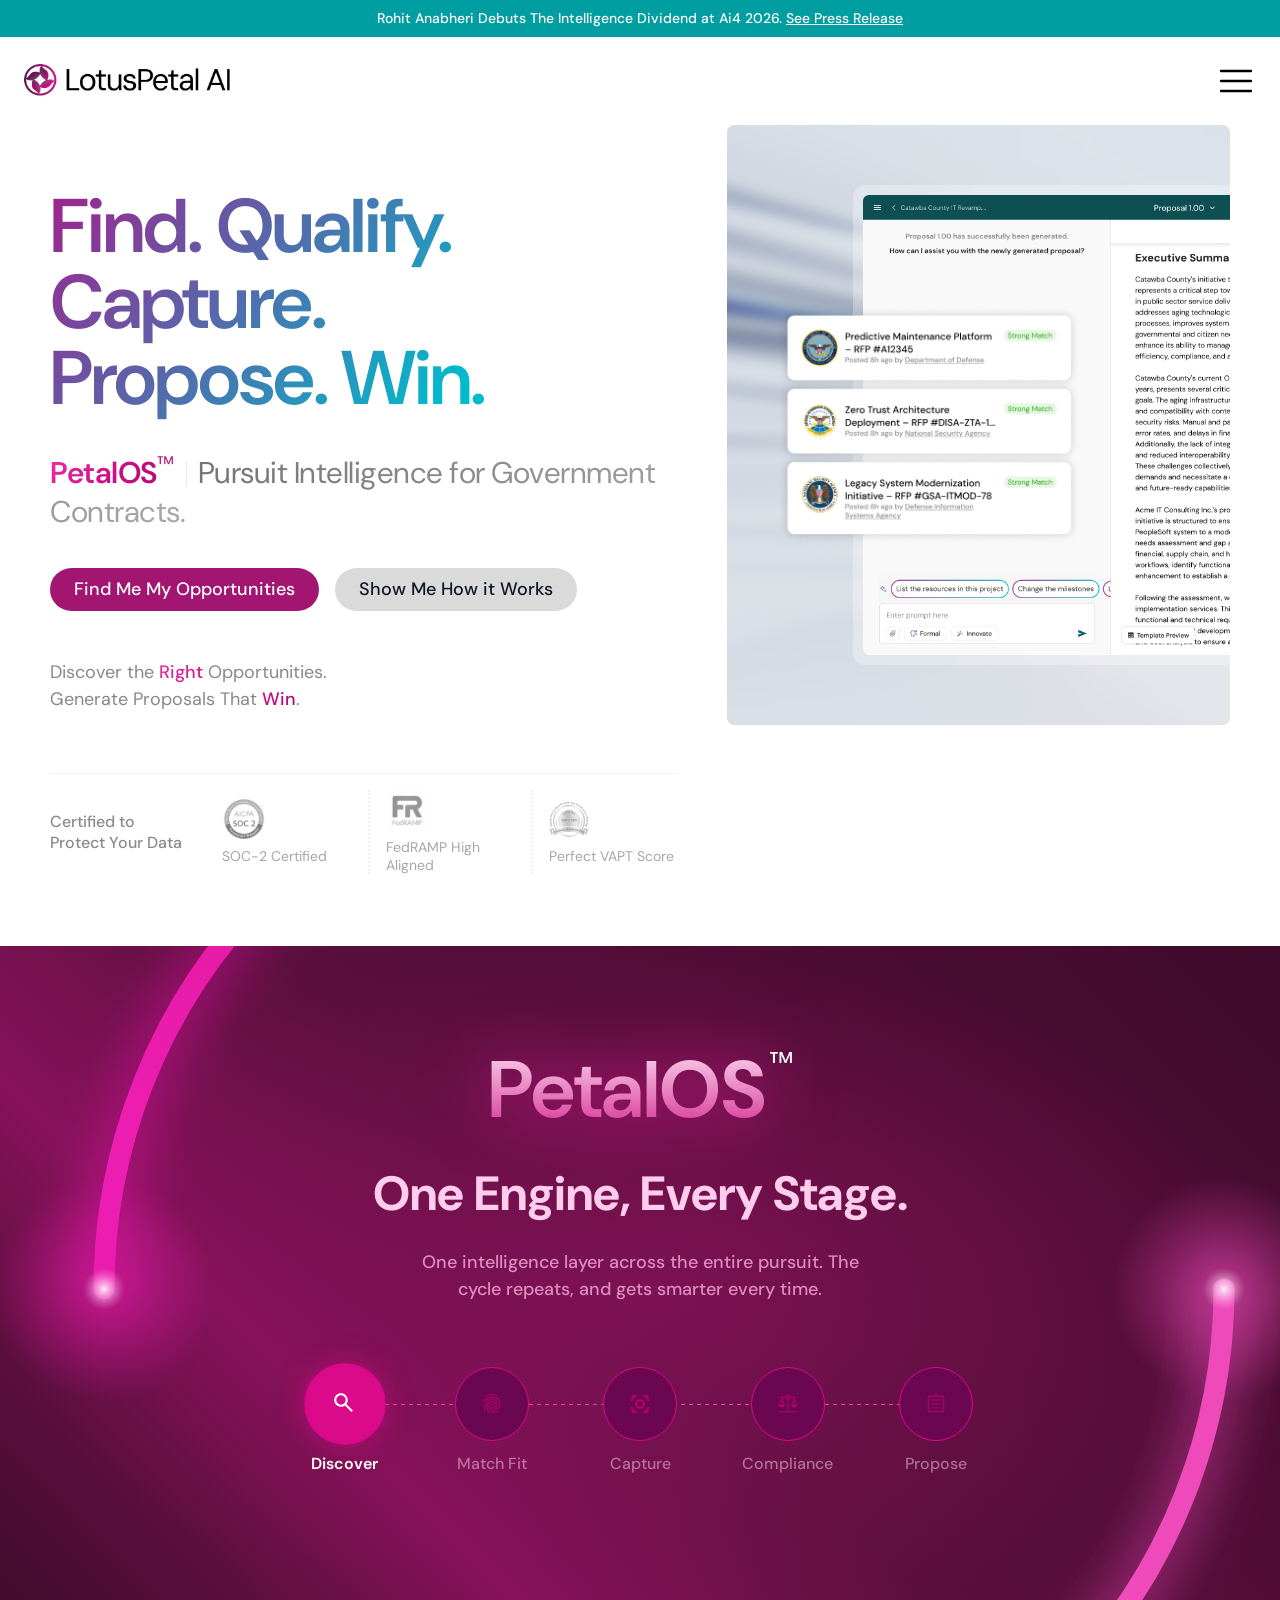
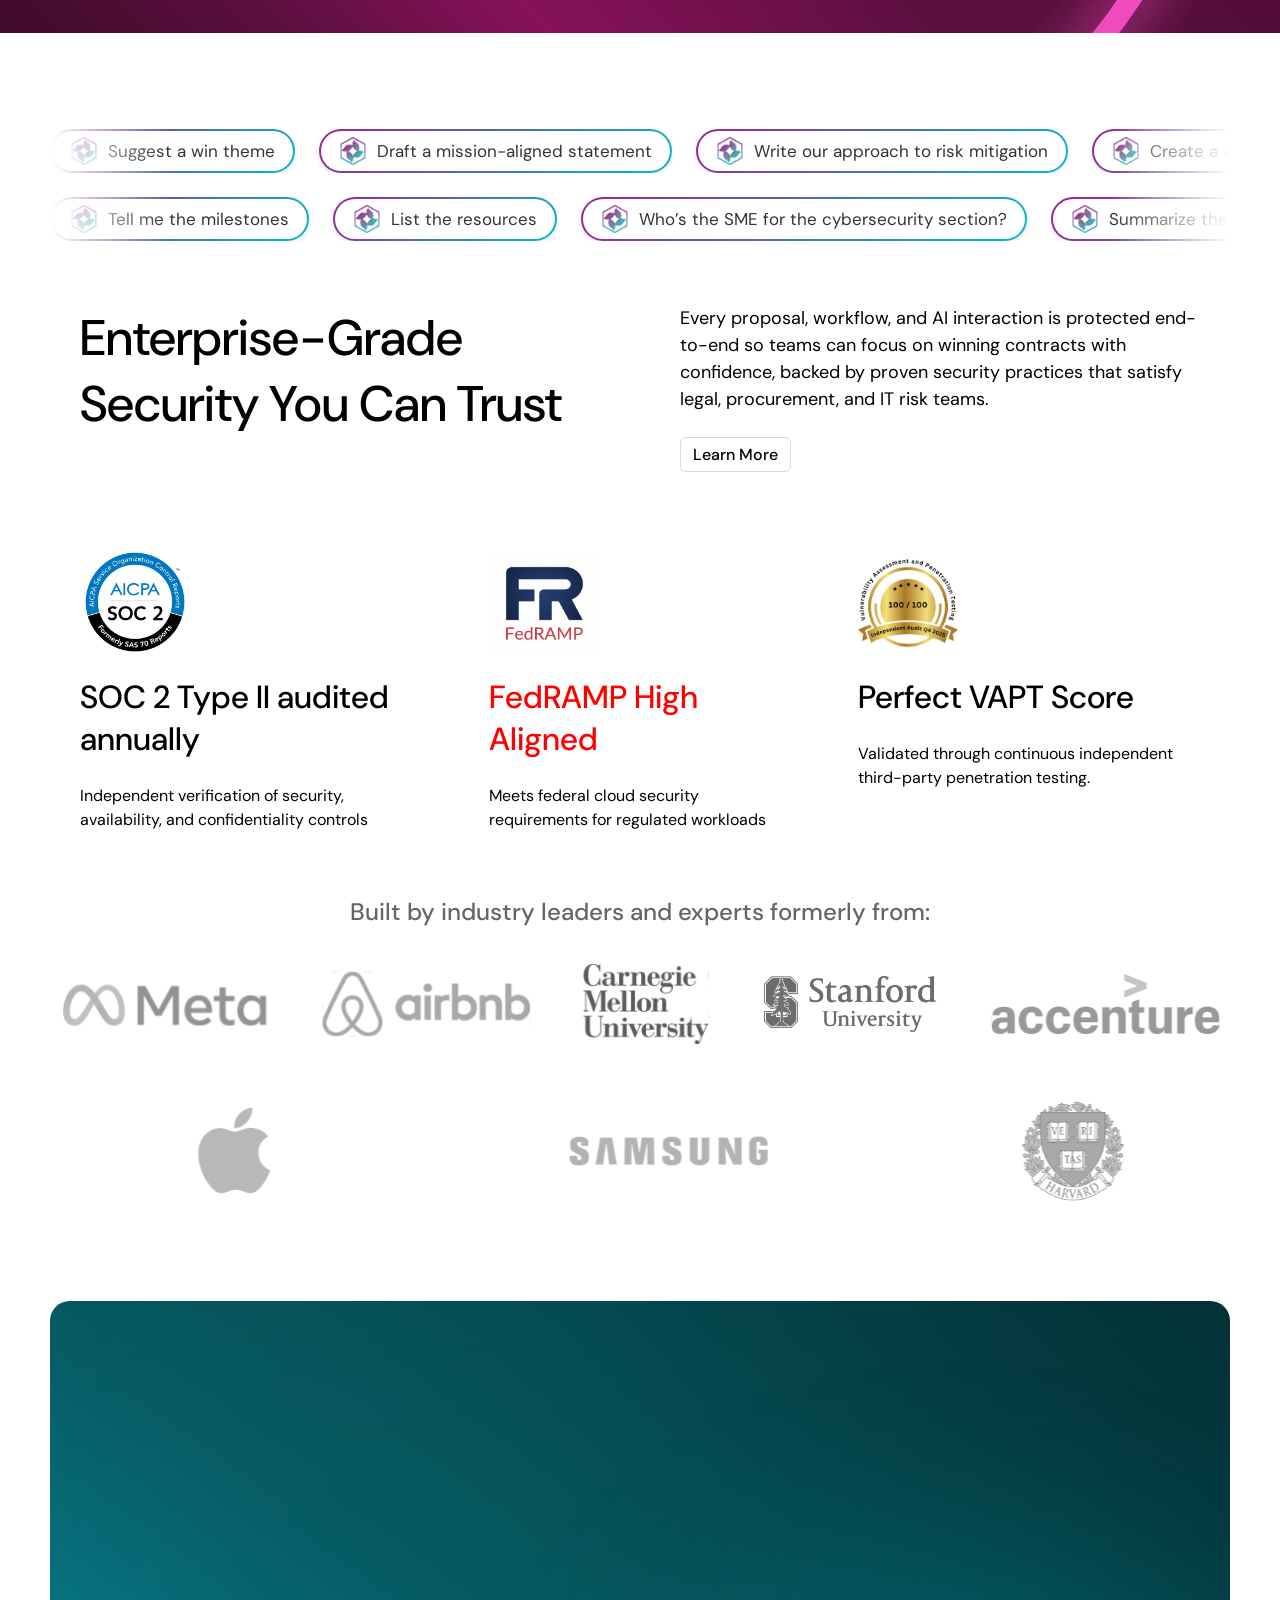
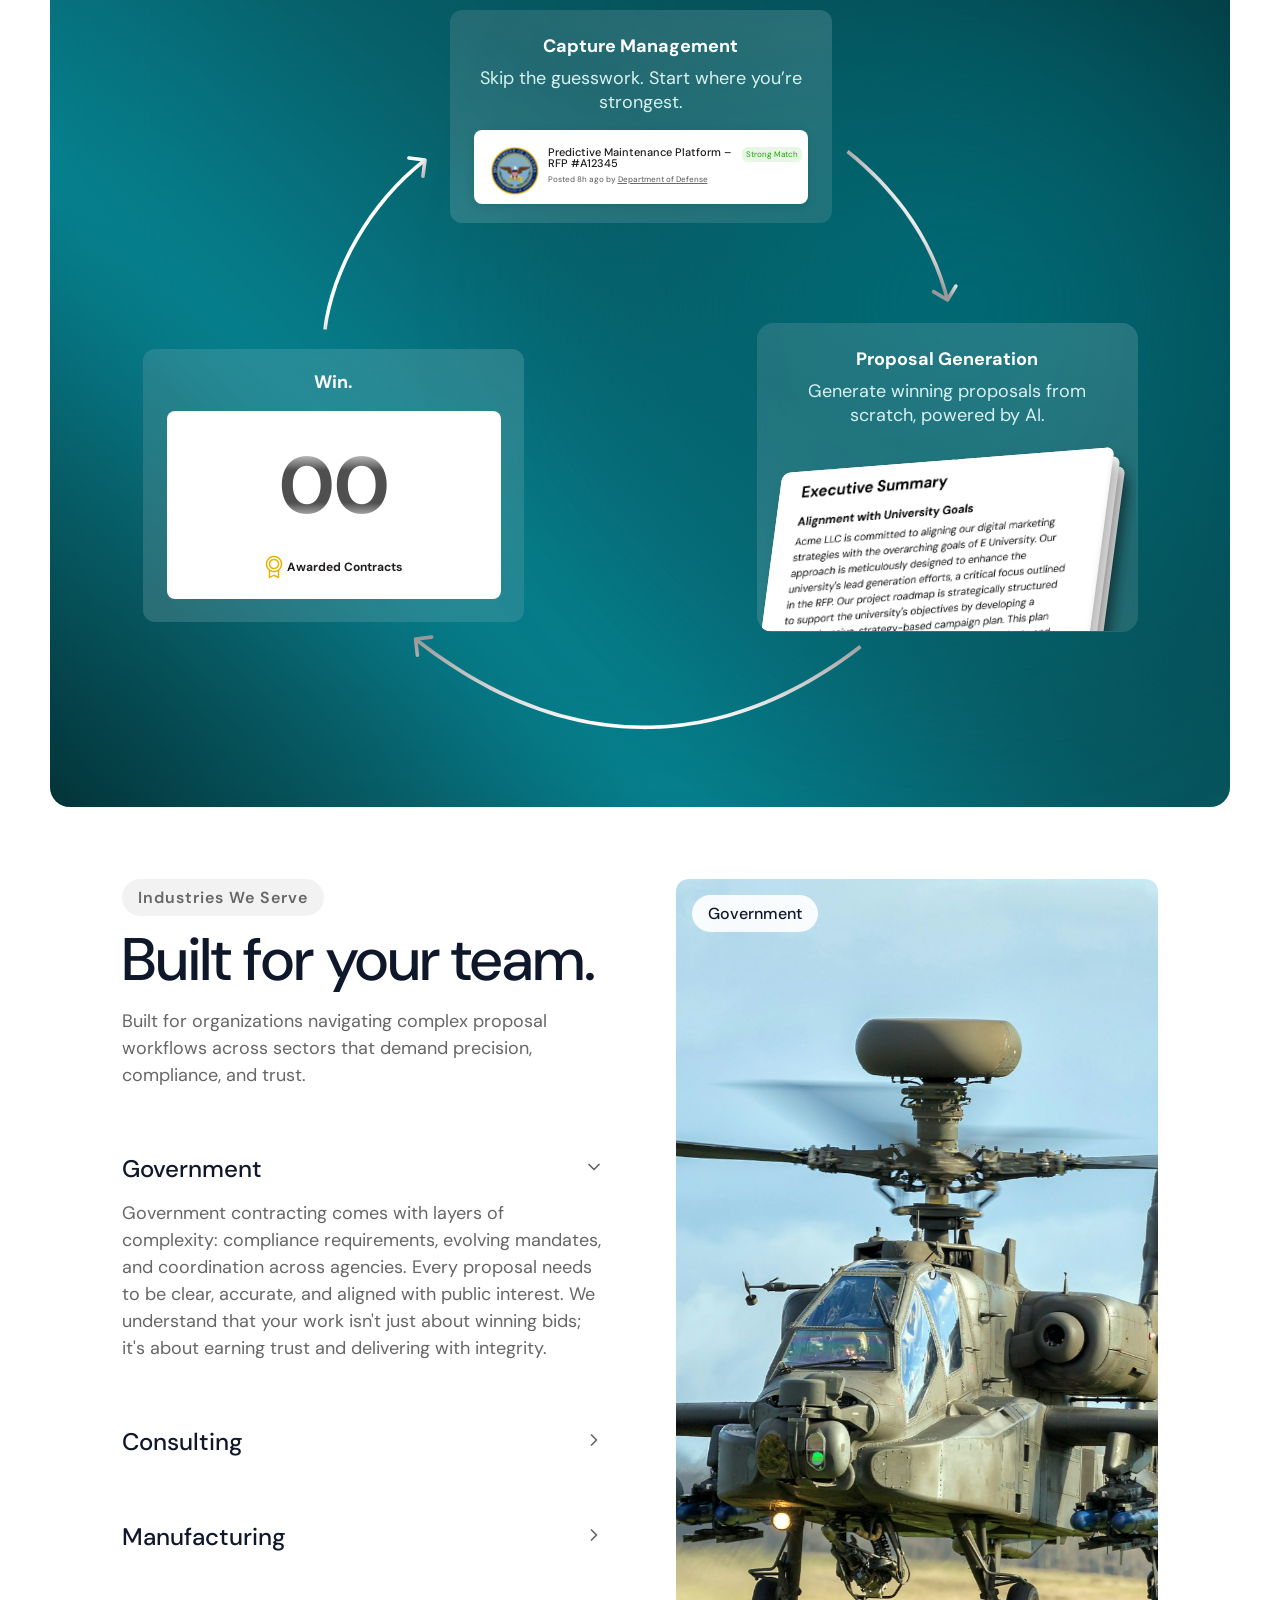
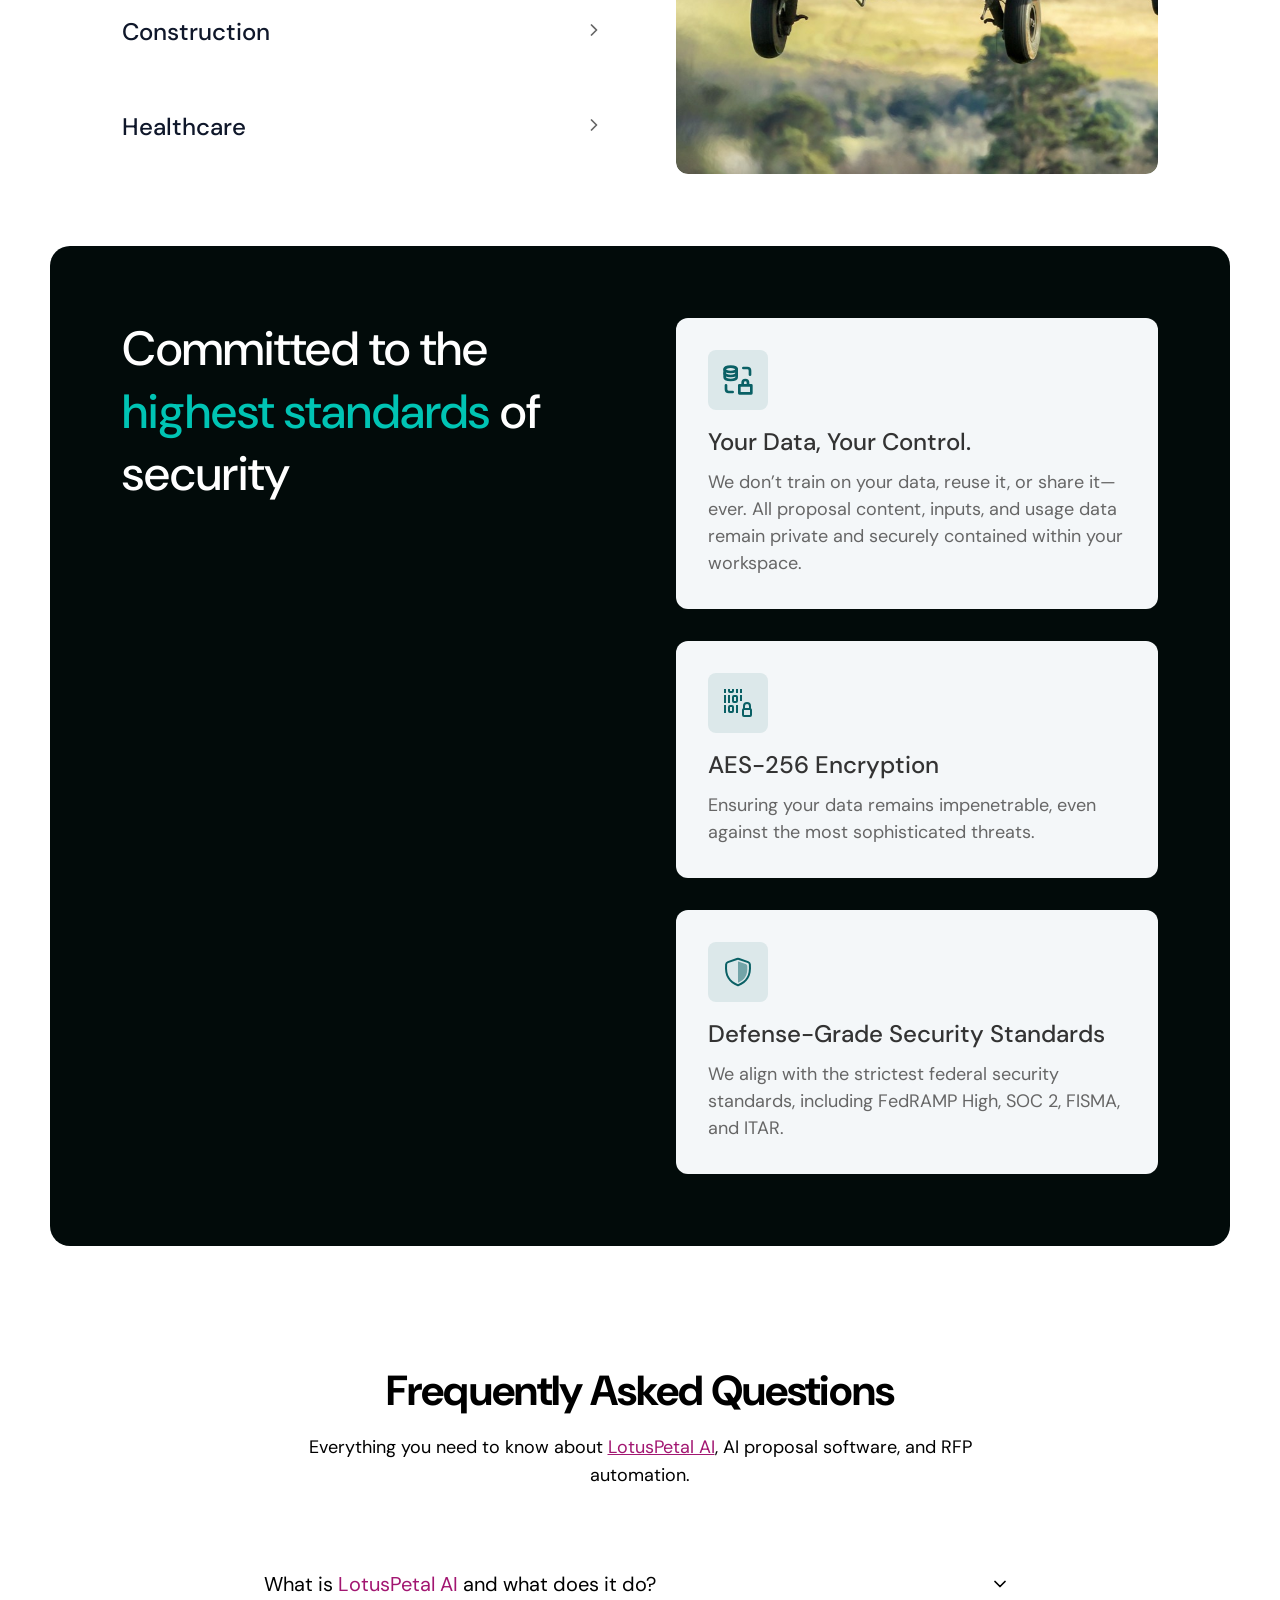
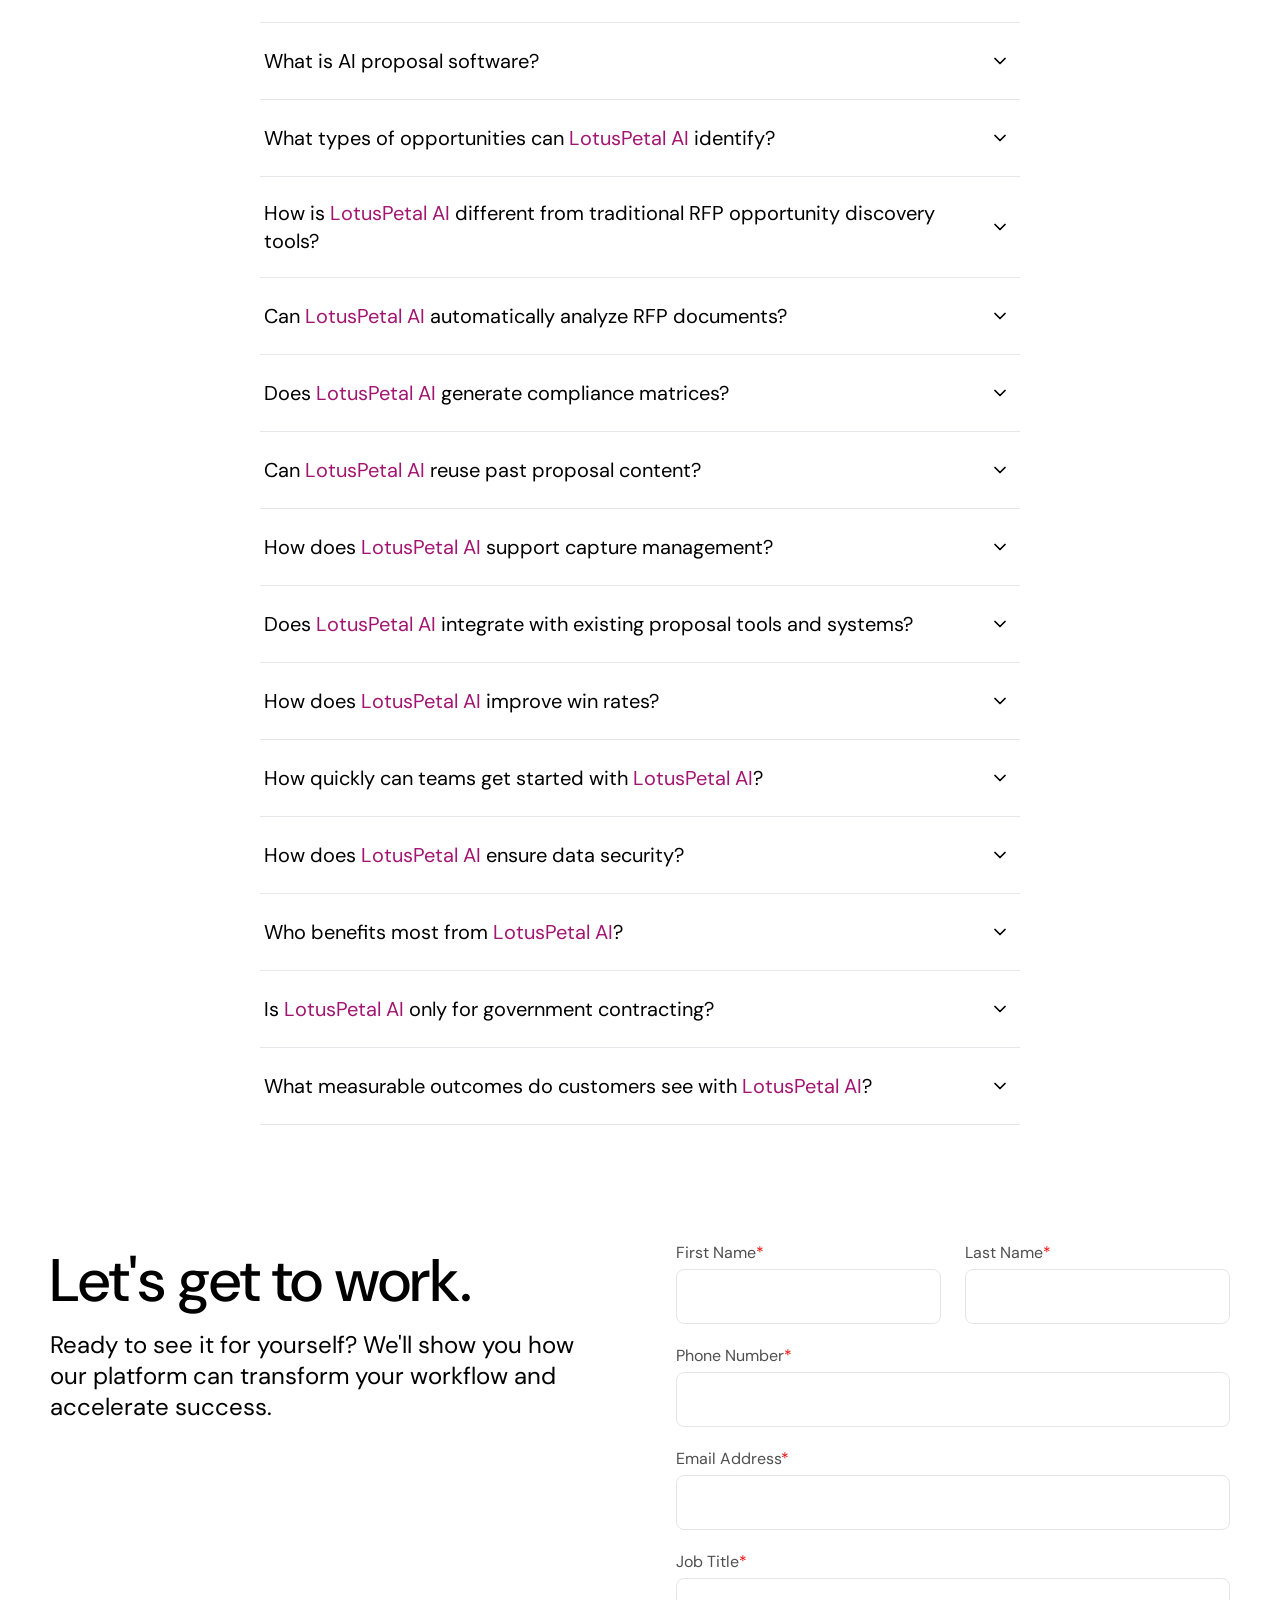
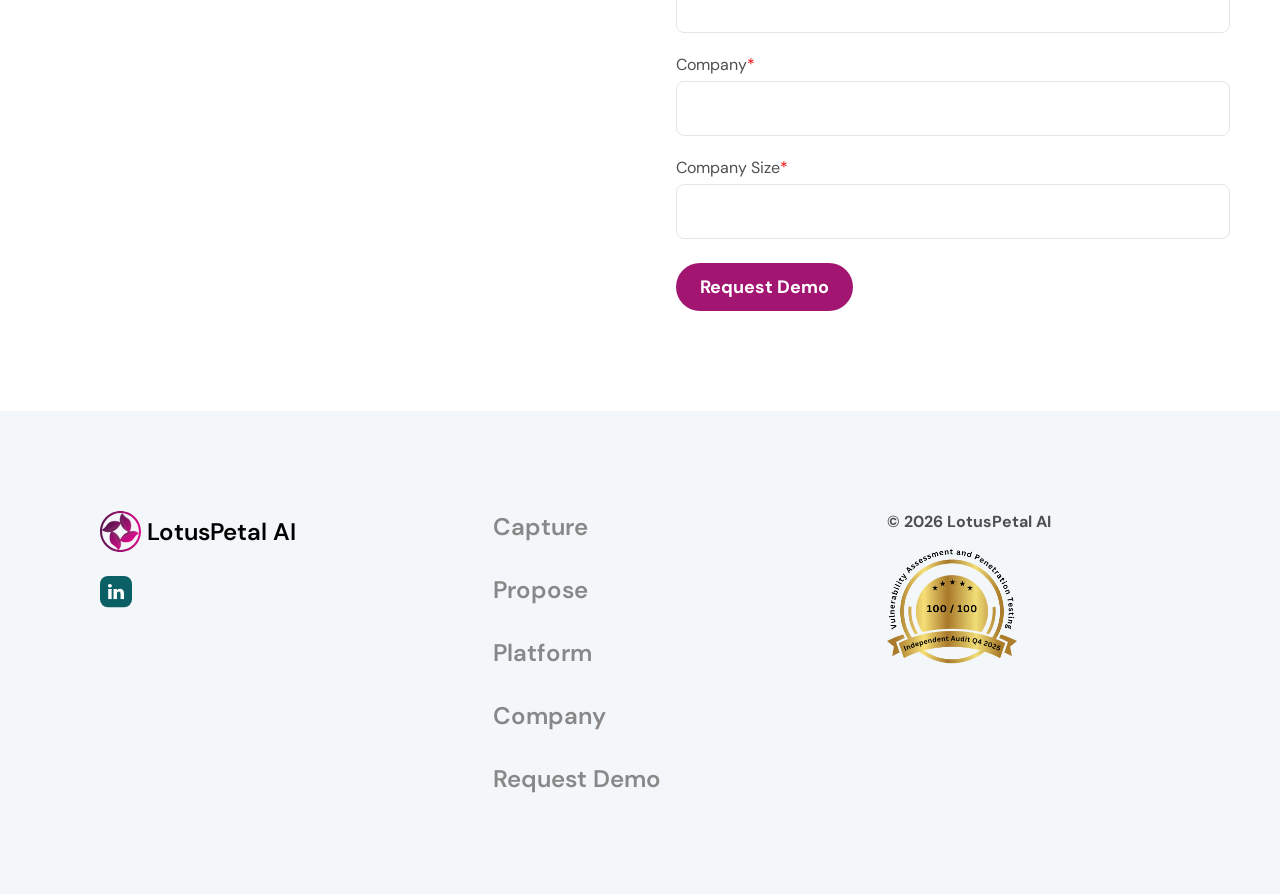
<file: index.html>
<!doctype html>
<html lang="en">

<head>
  <title>AI RFP Software for GovCon & Commercial Teams</title>
  <meta name="description"
    content="AI-powered government and commercial contracting software for capture management, proposal automation, and compliance. See how it works." />
  <link rel="canonical" href="https://lotuspetal.ai/" />
  <meta property="og:title" content="AI RFP Software for GovCon & Commercial Teams" />
  <meta property="og:description"
    content="AI-powered government and commercial contracting software for capture management, proposal automation, and compliance. See how it works." />
  <meta property="og:url" content="https://lotuspetal.ai/" />
  <meta property="og:type" content="website" />
  <meta property="og:image" content="https://lotuspetal.ai/og/home.png" />
  <meta property="og:site_name" content="LotusPetal.AI" />
  <meta charset="UTF-8" />
  <link rel="icon" type="image/png" href="./assets/logo-ChOuJXuo.jpeg" />
  <meta name="viewport" content="width=device-width, initial-scale=1.0" />

  <!-- Preload DM Sans font -->
  <link rel="preconnect" href="https://fonts.googleapis.com">
  <link rel="preconnect" href="https://fonts.gstatic.com" crossorigin>
  <link
    href="https://fonts.googleapis.com/css2?family=DM+Sans:ital,opsz,wght@0,9..40,100..1000;1,9..40,100..1000&display=swap"
    rel="stylesheet">

  <meta name="robots" content="index, follow" />

  <link rel="stylesheet" href="./assets/index.css">
  <style>
    /* Ensure mockups and sections are always fully visible */
    img {
      max-width: 100%;
    }

    ._card_ww5ec_69 {
      opacity: 1 !important;
      transform: none !important;
    }

    ._heading_ww5ec_45 {
      opacity: 1 !important;
      transform: none !important;
    }

    ._wrapper_cqxrq_124,
    ._letterContainer_cqxrq_142,
    ._counterHead_cqxrq_163 {
      opacity: 1 !important;
      transform: none !important;
    }

    ._arrow1_cqxrq_196,
    ._arrow2_cqxrq_204,
    ._arrow3_cqxrq_212 {
      opacity: 1 !important;
    }

    ._text-section_d3vj6_11,
    ._form-section_d3vj6_26 {
      opacity: 1 !important;
      transform: none !important;
    }
  </style>
</head>

<body>
  <div id="root">
    <div class="App">
      

      <!-- Announcement Banner -->
      <div class="banner">
        <p>Rohit Anabheri Debuts The Intelligence Dividend at Ai4 2026. <a
            href="https://lotuspetal.ai/pressrelease/intelligence-dividend-rohit-anabheri" data-discover="true">See
            Press Release</a></p>
      </div>

      <!-- Navigation Header -->
      <header class="_header_12mqx_1">
        <div class="_leftGroup_12mqx_15">
          <div class="_logo_12mqx_21">
            <a aria-current="page" class="active" href="/" data-discover="true">
              <img alt="Logo" src="./assets/logo-ChOuJXuo.jpeg">
            </a>
          </div>
          <ul class="_nav_12mqx_29">
            <li class="_dropdown_12mqx_89">
              <span class="_dropdownTrigger_12mqx_93">
                Features
                <svg stroke="currentColor" fill="none" stroke-width="2" viewBox="0 0 24 24" stroke-linecap="round"
                  stroke-linejoin="round" height="14" width="14" xmlns="http://www.w3.org/2000/svg">
                  <polyline points="6 9 12 15 18 9"></polyline>
                </svg>
              </span>
            </li>
            <li><a class="_notactive_12mqx_52" href="https://lotuspetal.ai/security/" data-discover="true">Security</a>
            </li>
            <li class="_dropdown_12mqx_89">
              <span class="_dropdownTrigger_12mqx_93">
                Platform
                <svg stroke="currentColor" fill="none" stroke-width="2" viewBox="0 0 24 24" stroke-linecap="round"
                  stroke-linejoin="round" height="14" width="14" xmlns="http://www.w3.org/2000/svg">
                  <polyline points="6 9 12 15 18 9"></polyline>
                </svg>
              </span>
            </li>
            <li class="_dropdown_12mqx_89">
              <span class="_dropdownTrigger_12mqx_93">
                Resources
                <svg stroke="currentColor" fill="none" stroke-width="2" viewBox="0 0 24 24" stroke-linecap="round"
                  stroke-linejoin="round" height="14" width="14" xmlns="http://www.w3.org/2000/svg">
                  <polyline points="6 9 12 15 18 9"></polyline>
                </svg>
              </span>
            </li>
          </ul>
        </div>
        <div class="_button_12mqx_62">
          <a class="" href="https://lotuspetal.ai/demo/" data-discover="true">Request Demo</a>
        </div>
        <div class="_hamburger_12mqx_78">
          <svg stroke="currentColor" fill="none" stroke-width="2" viewBox="0 0 24 24" stroke-linecap="round"
            stroke-linejoin="round" height="1em" width="1em" xmlns="http://www.w3.org/2000/svg">
            <line x1="3" y1="12" x2="21" y2="12"></line>
            <line x1="3" y1="6" x2="21" y2="6"></line>
            <line x1="3" y1="18" x2="21" y2="18"></line>
          </svg>
        </div>
      </header>

      <!-- Main Content -->
      <main class="main-content">
        <div style="display: flex; flex-direction: column; gap: var(--space-xl);">

          <!-- Hero Section -->
          <section class="hero">
            <div class="hero-left">
              <div class="hero-text-block">
                <!-- V6 -->
                <div id="hero-v6" style="padding-bottom: 4px;">
                  <h1 class="hero-heading" style="font-size: 76px; line-height: 1; margin-bottom: 0; display: inline-flex; align-items: flex-start; letter-spacing: -.025em; flex-wrap: wrap;">
                    <span id="v6-headline-text">Find. Qualify. Capture.<br>Propose. Win.</span>
                  </h1>
                  <h2 class="text-header-subsection" style="margin-top: 20px !important; color: #757575; margin-bottom: 1px; font-size: 30px; font-weight: 400;"><strong style="background: linear-gradient(128.77deg, #e833a4 0%, #d10d88 50%, #a6096b 100%); background-clip: text; -webkit-background-clip: text; -webkit-text-fill-color: transparent; color: transparent; font-weight: 600;">PetalOS<span style="font-weight: 300; font-size: 0.75em; vertical-align: super;">&trade;</span></strong> <span style="color: #d1d5db; margin: 0 4px; font-weight: 100;">|</span> <span style="background: linear-gradient(90deg, #757575 0%, #a8a8a8 100%); background-clip: text; -webkit-background-clip: text; -webkit-text-fill-color: transparent; color: transparent;">Pursuit Intelligence for Government Contracts.</span></h2>
                </div>
                
              </div>

              <div class="hero-cta">
                <a id="hero-primary-btn" class="hero-primary-btn" href="https://lotuspetal.ai/demo/" data-discover="true">Request Demo</a>
                <a id="hero-secondary-btn" href="#our-solution" class="hero-secondary-btn">See How It Works</a>
              </div>
              <style>
                #hero-v2-desc.v6-impact {
                  font-size: 22px;
                  line-height: 1.5;
                  animation: pulse-desc 3s ease-in-out infinite;
                  transform-origin: left center;
                }
                #hero-v2-desc.v7-impact {
                  animation: slideDownFadeIn 1s ease forwards;
                  animation-delay: 0.5s;
                  opacity: 0;
                  display: inline-block;
                  background: linear-gradient(110deg, #4b5563 35%, #ff33b5 47%, #ffffff 50%, #ff33b5 53%, #4b5563 65%);
                  background-size: 200% auto;
                  background-position: 200% center;
                  -webkit-background-clip: text;
                  background-clip: text;
                  color: transparent;
                }
                #hero-v2-desc.shimmer-active {
                  animation: sweepShimmer 2.0s ease-in-out forwards !important;
                }
                #hero-v2-desc.shimmer-active .v2-highlight {
                  -webkit-text-fill-color: transparent;
                  background: none;
                  color: inherit;
                  background-clip: border-box;
                  -webkit-background-clip: border-box;
                }
                @keyframes sweepShimmer {
                  0% { background-position: 200% center; }
                  100% { background-position: -200% center; }
                }
                @keyframes slideDownFadeIn {
                  0% { opacity: 0; transform: translateY(-20px); }
                  100% { opacity: 1; transform: translateY(0); }
                }
                @keyframes pulse-desc {
                  0% { opacity: 0.85; transform: scale(1); }
                  50% { opacity: 1; transform: scale(1.02); }
                  100% { opacity: 0.85; transform: scale(1); }
                }
                #hero-v1-desc, #hero-v2-desc {
                  transition: color 0.3s ease, font-size 0.3s ease;
                }
                .hero-cta:has(a:hover) ~ #hero-v1-desc, .hero-cta:has(a:hover) ~ #hero-v2-desc:not(.v7-impact) {
                  background: linear-gradient(90deg, #D10D88 0%, #ff80d0 50%, #D10D88 100%);
                  background-size: 200% auto;
                  -webkit-background-clip: text;
                  background-clip: text;
                  -webkit-text-fill-color: transparent;
                  color: transparent !important;
                  animation: hero-v1-shimmer 2.5s linear infinite;
                }
                .hero-cta:has(a:hover) ~ #hero-v2-desc .v2-highlight {
                  -webkit-text-fill-color: transparent;
                  background: none;
                  color: inherit;
                  background-clip: border-box;
                  -webkit-background-clip: border-box;
                }
                @keyframes hero-v1-shimmer {
                  0% { background-position: 200% center; }
                  100% { background-position: -200% center; }
                }
                .v2-highlight-right {
                  background: linear-gradient(128.77deg, #099496 0%, #067f82 100%);
                  background-clip: text;
                  -webkit-background-clip: text;
                  -webkit-text-fill-color: transparent;
                  color: transparent;
                  font-weight: 500;
                }
                .v2-highlight-win {
                  background: linear-gradient(128.77deg, #067d80 0%, #045c5e 100%);
                  background-clip: text;
                  -webkit-background-clip: text;
                  -webkit-text-fill-color: transparent;
                  color: transparent;
                  font-weight: 500;
                }
                #hero-v2-desc.pink-theme .v2-highlight-right {
                  background: linear-gradient(128.77deg, #e833a4 0%, #d10d88 100%);
                  background-clip: text;
                  -webkit-background-clip: text;
                  -webkit-text-fill-color: transparent;
                }
                #hero-v2-desc.pink-theme .v2-highlight-win {
                  background: linear-gradient(128.77deg, #d10d88 0%, #a6096b 100%);
                  background-clip: text;
                  -webkit-background-clip: text;
                  -webkit-text-fill-color: transparent;
                }
              </style>
              
              <p id="hero-v2-desc" class="text-body hero-description pink-theme" style="margin-top: 48px; margin-bottom: 0; display: none;">Discover the <span class="v2-highlight v2-highlight-right">Right</span> Opportunities.<br>Generate Proposals That <span class="v2-highlight v2-highlight-win">Win</span>.</p>
              <div class="hero-trust-badges">
                <div class="hero-trust-divider"></div>
                <div class="hero-trust-content">
                  <p class="text-label hero-trust-label">Certified to Protect Your Data</p>
                  <div class="hero-badge-row">
                    <div class="hero-badge">
                      <img alt="SOC-2 Certified" class="hero-badge-img" src="./assets/homesecurity-aicpa-B8LYA7MZ.png">
                      <span class="text-label-xs">SOC-2 Certified</span>
                    </div>
                    <div class="hero-badge-divider"></div>
                    <div class="hero-badge">
                      <img alt="FedRAMP High" class="hero-badge-img" src="./assets/homefedramp-hEvvDTP2.png">
                      <span class="text-label-xs">FedRAMP High Aligned</span>
                    </div>
                    <div class="hero-badge-divider"></div>
                    <div class="hero-badge">
                      <img alt="Perfect VAPT Score" class="hero-badge-img" src="./assets/VAPT-BFl83mJZ.png">
                      <span class="text-label-xs">Perfect VAPT Score</span>
                    </div>
                  </div>
                </div>
              </div>
            </div>
            <div class="hero-right" style="background-image: url('./assets/bkgd-CsXV3X9_.jpg');">
              <div class="hero-screenshot-frame">
                <img alt="LotusPetal AI Proposal Interface" class="hero-screenshot"
                  src="./assets/generate-BTlURdOd.jpg">
              </div>
              <img alt="LotusPetal AI Capture Interface" class="capture-overlay" src="./assets/capture-Dvvr9NPH.png">
            </div>
          </section>

          <!-- PetalOS Lifecycle Interactive Section -->
          <section id="petalos-lifecycle" class="petalos-lifecycle-section" style="padding-top: 2.75rem;">
            <div class="petalos-light-trails">
              <!-- Left Trail -->
              <div class="petalos-trail-wrapper left">
                <div class="petalos-trail-spin-outer">
                  <div class="petalos-trail-spin-inner">
                    <div class="petalos-trail-offset">
                      <svg viewBox="0 0 100 100" class="petalos-trail-svg" fill="none" overflow="visible">
                        <defs>
                          <linearGradient id="grad-trail-left" x1="10%" y1="0%" x2="90%" y2="0%">
                            <stop offset="0%" stop-color="#DA0A8A" stop-opacity="1" />
                            <stop offset="50%" stop-color="#DA0A8A" stop-opacity="0.3" />
                            <stop offset="100%" stop-color="#DA0A8A" stop-opacity="0" />
                          </linearGradient>
                          <filter id="glow-trail-left" x="-20%" y="-20%" width="140%" height="140%">
                            <feGaussianBlur stdDeviation="2" result="blur" />
                            <feMerge>
                              <feMergeNode in="blur" />
                              <feMergeNode in="SourceGraphic" />
                            </feMerge>
                          </filter>
                          <radialGradient id="spark-glow-left">
                            <stop offset="0%" stop-color="#ffffff" stop-opacity="0.9" />
                            <stop offset="15%" stop-color="#DA0A8A" stop-opacity="0.5" />
                            <stop offset="80%" stop-color="#DA0A8A" stop-opacity="0" />
                          </radialGradient>
                        </defs>
                        <path d="M 10 50 A 40 40 0 0 1 90 50" stroke="url(#grad-trail-left)" stroke-width="1.5" stroke-linecap="round" filter="url(#glow-trail-left)" />
                        <circle cx="10" cy="50" r="10" fill="url(#spark-glow-left)" />
                      </svg>
                    </div>
                  </div>
                </div>
              </div>

              <!-- Right Trail -->
              <div class="petalos-trail-wrapper right">
                <div class="petalos-trail-spin-outer delay">
                  <div class="petalos-trail-spin-inner delay">
                    <div class="petalos-trail-offset">
                      <svg viewBox="0 0 100 100" class="petalos-trail-svg" style="transform: rotate(180deg);" fill="none" overflow="visible">
                        <defs>
                          <linearGradient id="grad-trail-right" x1="10%" y1="0%" x2="90%" y2="0%">
                            <stop offset="0%" stop-color="#E841A8" stop-opacity="1" />
                            <stop offset="50%" stop-color="#E841A8" stop-opacity="0.3" />
                            <stop offset="100%" stop-color="#E841A8" stop-opacity="0" />
                          </linearGradient>
                          <filter id="glow-trail-right" x="-20%" y="-20%" width="140%" height="140%">
                            <feGaussianBlur stdDeviation="2" result="blur" />
                            <feMerge>
                              <feMergeNode in="blur" />
                              <feMergeNode in="SourceGraphic" />
                            </feMerge>
                          </filter>
                          <radialGradient id="spark-glow-right">
                            <stop offset="0%" stop-color="#ffffff" stop-opacity="0.9" />
                            <stop offset="15%" stop-color="#E841A8" stop-opacity="0.5" />
                            <stop offset="80%" stop-color="#E841A8" stop-opacity="0" />
                          </radialGradient>
                        </defs>
                        <path d="M 10 50 A 40 40 0 0 1 90 50" stroke="url(#grad-trail-right)" stroke-width="1.5" stroke-linecap="round" filter="url(#glow-trail-right)" />
                        <circle cx="10" cy="50" r="10" fill="url(#spark-glow-right)" />
                      </svg>
                    </div>
                  </div>
                </div>
              </div>
            </div>
            
            <div class="petalos-container">
              <div class="petalos-header">
                <h1 class="petalos-title" style="visibility: hidden;"><span class="petal-text-span" style="font-weight: 600;">Petal</span>OS<svg viewBox="0 0 22.24 11.26" class="petalos-tm" xmlns="http://www.w3.org/2000/svg"><path d="M0.000 1.696C0.000 1.696 0.000 0.000 0.000 0.000C0.000 0.000 7.840 0.000 7.840 0.000C7.840 0.000 7.840 1.696 7.840 1.696C7.840 1.696 4.992 1.696 4.992 1.696C4.992 1.696 4.992 11.264 4.992 11.264C4.992 11.264 2.848 11.264 2.848 11.264C2.848 11.264 2.848 1.696 2.848 1.696C2.848 1.696 0.000 1.696 0.000 1.696ZM9.568 11.264C9.568 11.264 9.568 0.000 9.568 0.000C9.568 0.000 12.288 0.000 12.288 0.000C12.288 0.000 15.904 8.736 15.904 8.736C15.904 8.736 19.680 0.000 19.680 0.000C19.680 0.000 22.240 0.000 22.240 0.000C22.240 0.000 22.240 11.264 22.240 11.264C22.240 11.264 20.256 11.264 20.256 11.264C20.256 11.264 20.256 2.880 20.256 2.880C20.256 2.880 16.608 11.264 16.608 11.264C16.608 11.264 15.072 11.264 15.072 11.264C15.072 11.264 11.488 2.816 11.488 2.816C11.488 2.816 11.488 11.264 11.488 11.264C11.488 11.264 9.568 11.264 9.568 11.264Z" fillRule="nonzero" fill="#FFFFFF" /></svg></h1>
                <h2 class="petalos-subtitle">One Engine, Every Stage.</h2>
                <p class="petalos-desc">One intelligence layer across the entire pursuit. The cycle repeats, and gets smarter every time.</p>
              </div>

              <div class="petalos-pipeline-wrapper">
                <div class="petalos-track-container">
                  <div class="petalos-track-bg"></div>
                  <div class="petalos-track-progress" id="petalos-progress"></div>
                </div>

                <div class="petalos-nodes">
                  <div class="petalos-node" data-index="0">
                    <div class="petalos-circle">
                      <svg viewBox="0 0 74 74" class="petalos-icon"><g transform="translate(24, 24)"><path transform="translate(2.919, 2.919)" d="M16.151 17.514C16.151 17.514 10.022 11.384 10.022 11.384C9.535 11.773 8.976 12.081 8.343 12.308C7.711 12.535 7.038 12.649 6.324 12.649C4.557 12.649 3.061 12.036 1.836 10.812C0.612 9.588 0.000 8.092 0.000 6.324C0.000 4.557 0.612 3.061 1.836 1.836C3.061 0.612 4.557 0.000 6.324 0.000C8.092 0.000 9.588 0.612 10.812 1.836C12.036 3.061 12.649 4.557 12.649 6.324C12.649 7.038 12.535 7.711 12.308 8.343C12.081 8.976 11.773 9.535 11.384 10.022C11.384 10.022 17.514 16.151 17.514 16.151C17.514 16.151 16.151 17.514 16.151 17.514ZM6.324 10.703C7.541 10.703 8.574 10.277 9.426 9.426C10.277 8.574 10.703 7.541 10.703 6.324C10.703 5.108 10.277 4.074 9.426 3.223C8.574 2.372 7.541 1.946 6.324 1.946C5.108 1.946 4.074 2.372 3.223 3.223C2.372 4.074 1.946 5.108 1.946 6.324C1.946 7.541 2.372 8.574 3.223 9.426C4.074 10.277 5.108 10.703 6.324 10.703Z" fill="currentColor" /></g></svg>
                    </div>
                    <span class="petalos-label">Discover</span>
                  </div>
                  <div class="petalos-node" data-index="1">
                    <div class="petalos-circle">
                      <svg viewBox="0 0 74 74" class="petalos-icon"><g transform="translate(25, 25)"><path transform="translate(3.03, 2.025)" d="M8.995 2.450C10.762 2.450 12.428 2.829 13.995 3.588C15.562 4.346 16.870 5.442 17.920 6.875C18.037 7.025 18.074 7.158 18.033 7.275C17.991 7.392 17.920 7.492 17.820 7.575C17.720 7.658 17.603 7.696 17.470 7.688C17.337 7.679 17.220 7.608 17.120 7.475C16.203 6.175 15.024 5.179 13.583 4.488C12.141 3.796 10.612 3.450 8.995 3.450C7.378 3.450 5.862 3.796 4.445 4.488C3.028 5.179 1.853 6.175 0.920 7.475C0.820 7.625 0.703 7.708 0.570 7.725C0.437 7.742 0.320 7.708 0.220 7.625C0.103 7.542 0.033 7.438 0.008 7.313C-0.018 7.188 0.020 7.058 0.120 6.925C1.153 5.508 2.449 4.408 4.008 3.625C5.566 2.842 7.228 2.450 8.995 2.450ZM8.995 4.800C11.245 4.800 13.178 5.550 14.795 7.050C16.412 8.550 17.220 10.408 17.220 12.625C17.220 13.458 16.924 14.154 16.333 14.713C15.741 15.271 15.020 15.550 14.170 15.550C13.320 15.550 12.591 15.271 11.983 14.713C11.374 14.154 11.070 13.458 11.070 12.625C11.070 12.075 10.866 11.613 10.458 11.238C10.049 10.863 9.562 10.675 8.995 10.675C8.428 10.675 7.941 10.863 7.533 11.238C7.124 11.613 6.920 12.075 6.920 12.625C6.920 14.242 7.399 15.592 8.358 16.675C9.316 17.758 10.553 18.517 12.070 18.950C12.220 19.000 12.320 19.083 12.370 19.200C12.420 19.317 12.428 19.442 12.395 19.575C12.362 19.692 12.295 19.792 12.195 19.875C12.095 19.958 11.970 19.983 11.820 19.950C10.087 19.517 8.670 18.654 7.570 17.363C6.470 16.071 5.920 14.492 5.920 12.625C5.920 11.792 6.220 11.092 6.820 10.525C7.420 9.958 8.145 9.675 8.995 9.675C9.845 9.675 10.570 9.958 11.170 10.525C11.770 11.092 12.070 11.792 12.070 12.625C12.070 13.175 12.278 13.637 12.695 14.012C13.112 14.387 13.603 14.575 14.170 14.575C14.737 14.575 15.220 14.387 15.620 14.012C16.020 13.637 16.220 13.175 16.220 12.625C16.220 10.692 15.512 9.067 14.095 7.750C12.678 6.433 10.987 5.775 9.020 5.775C7.053 5.775 5.362 6.433 3.945 7.750C2.528 9.067 1.820 10.683 1.820 12.600C1.820 13.000 1.858 13.500 1.933 14.100C2.008 14.700 2.187 15.400 2.470 16.200C2.520 16.350 2.516 16.483 2.458 16.600C2.399 16.717 2.303 16.800 2.170 16.850C2.037 16.900 1.908 16.896 1.783 16.837C1.658 16.779 1.570 16.683 1.520 16.550C1.270 15.900 1.091 15.254 0.983 14.613C0.874 13.971 0.820 13.308 0.820 12.625C0.820 10.408 1.624 8.550 3.233 7.050C4.841 5.550 6.762 4.800 8.995 4.800ZM8.995 0.000C10.062 0.000 11.103 0.129 12.120 0.388C13.137 0.646 14.120 1.017 15.070 1.500C15.220 1.583 15.308 1.683 15.333 1.800C15.358 1.917 15.345 2.033 15.295 2.150C15.245 2.267 15.162 2.358 15.045 2.425C14.928 2.492 14.787 2.483 14.620 2.400C13.737 1.950 12.824 1.604 11.883 1.363C10.941 1.121 9.978 1.000 8.995 1.000C8.028 1.000 7.078 1.112 6.145 1.337C5.212 1.562 4.320 1.917 3.470 2.400C3.337 2.483 3.203 2.504 3.070 2.463C2.937 2.421 2.837 2.333 2.770 2.200C2.703 2.067 2.687 1.946 2.720 1.837C2.753 1.729 2.837 1.633 2.970 1.550C3.903 1.050 4.878 0.667 5.895 0.400C6.912 0.133 7.945 0.000 8.995 0.000ZM8.995 7.225C10.545 7.225 11.878 7.746 12.995 8.788C14.112 9.829 14.670 11.108 14.670 12.625C14.670 12.775 14.624 12.896 14.533 12.988C14.441 13.079 14.320 13.125 14.170 13.125C14.037 13.125 13.920 13.079 13.820 12.988C13.720 12.896 13.670 12.775 13.670 12.625C13.670 11.375 13.208 10.329 12.283 9.488C11.358 8.646 10.262 8.225 8.995 8.225C7.728 8.225 6.641 8.646 5.733 9.488C4.824 10.329 4.370 11.375 4.370 12.625C4.370 13.975 4.603 15.121 5.070 16.063C5.537 17.004 6.220 17.950 7.120 18.900C7.220 19.000 7.270 19.117 7.270 19.250C7.270 19.383 7.220 19.500 7.120 19.600C7.020 19.700 6.903 19.750 6.770 19.750C6.637 19.750 6.520 19.700 6.420 19.600C5.437 18.567 4.683 17.513 4.158 16.438C3.633 15.362 3.370 14.092 3.370 12.625C3.370 11.108 3.920 9.829 5.020 8.788C6.120 7.746 7.445 7.225 8.995 7.225ZM8.970 12.125C9.120 12.125 9.241 12.175 9.333 12.275C9.424 12.375 9.470 12.492 9.470 12.625C9.470 13.875 9.920 14.900 10.820 15.700C11.720 16.500 12.770 16.900 13.970 16.900C14.070 16.900 14.212 16.892 14.395 16.875C14.578 16.858 14.770 16.833 14.970 16.800C15.120 16.767 15.249 16.788 15.358 16.863C15.466 16.938 15.537 17.050 15.570 17.200C15.603 17.333 15.578 17.450 15.495 17.550C15.412 17.650 15.303 17.717 15.170 17.750C14.870 17.833 14.608 17.879 14.383 17.888C14.158 17.896 14.020 17.900 13.970 17.900C12.487 17.900 11.199 17.400 10.108 16.400C9.016 15.400 8.470 14.142 8.470 12.625C8.470 12.492 8.516 12.375 8.608 12.275C8.699 12.175 8.820 12.125 8.970 12.125Z" fill="currentColor" /></g></svg>
                    </div>
                    <span class="petalos-label">Match Fit</span>
                  </div>
                  <div class="petalos-node" data-index="2">
                    <div class="petalos-circle">
                      <svg viewBox="0 0 74 74" class="petalos-icon"><g transform="translate(25, 25)"><path transform="translate(3, 3)" d="M2.000 18.000C1.450 18.000 0.979 17.804 0.588 17.413C0.196 17.021 0.000 16.550 0.000 16.000C0.000 16.000 0.000 12.000 0.000 12.000C0.000 12.000 2.000 12.000 2.000 12.000C2.000 12.000 2.000 16.000 2.000 16.000C2.000 16.000 6.000 16.000 6.000 16.000C6.000 16.000 6.000 18.000 6.000 18.000C6.000 18.000 2.000 18.000 2.000 18.000ZM12.000 18.000C12.000 18.000 12.000 16.000 12.000 16.000C12.000 16.000 16.000 16.000 16.000 16.000C16.000 16.000 16.000 12.000 16.000 12.000C16.000 12.000 18.000 12.000 18.000 12.000C18.000 12.000 18.000 16.000 18.000 16.000C18.000 16.550 17.804 17.021 17.413 17.413C17.021 17.804 16.550 18.000 16.000 18.000C16.000 18.000 12.000 18.000 12.000 18.000ZM0.000 6.000C0.000 6.000 0.000 2.000 0.000 2.000C0.000 1.450 0.196 0.979 0.588 0.588C0.979 0.196 1.450 0.000 2.000 0.000C2.000 0.000 6.000 0.000 6.000 0.000C6.000 0.000 6.000 2.000 6.000 2.000C6.000 2.000 2.000 2.000 2.000 2.000C2.000 2.000 2.000 6.000 2.000 6.000C2.000 6.000 0.000 6.000 0.000 6.000ZM16.000 6.000C16.000 6.000 16.000 2.000 16.000 2.000C16.000 2.000 12.000 2.000 12.000 2.000C12.000 2.000 12.000 0.000 12.000 0.000C12.000 0.000 16.000 0.000 16.000 0.000C16.550 0.000 17.021 0.196 17.413 0.588C17.804 0.979 18.000 1.450 18.000 2.000C18.000 2.000 18.000 6.000 18.000 6.000C18.000 6.000 16.000 6.000 16.000 6.000ZM5.463 12.538C4.488 11.563 4.000 10.383 4.000 9.000C4.000 7.617 4.488 6.438 5.463 5.463C6.438 4.488 7.617 4.000 9.000 4.000C10.383 4.000 11.563 4.488 12.538 5.463C13.513 6.438 14.000 7.617 14.000 9.000C14.000 10.383 13.513 11.563 12.538 12.538C11.563 13.513 10.383 14.000 9.000 14.000C7.617 14.000 6.438 13.513 5.463 12.538ZM11.125 11.125C11.708 10.542 12.000 9.833 12.000 9.000C12.000 8.167 11.708 7.458 11.125 6.875C10.542 6.292 9.833 6.000 9.000 6.000C8.167 6.000 7.458 6.292 6.875 6.875C6.292 7.458 6.000 8.167 6.000 9.000C6.000 9.833 6.292 10.542 6.875 11.125C7.458 11.708 8.167 12.000 9.000 12.000C9.833 12.000 10.542 11.708 11.125 11.125Z" fill="currentColor" /></g></svg>
                    </div>
                    <span class="petalos-label">Capture</span>
                  </div>
                  <div class="petalos-node" data-index="3">
                    <div class="petalos-circle">
                      <svg viewBox="0 0 74 74" class="petalos-icon"><g transform="translate(25, 49) scale(0.025)"><path d="M100-140v-45.39h357.31v-471.69q-27.16-7.07-48.62-27.96-21.46-20.88-28.92-49.57H224.23l121.16 300.46Q343.62-393 308.23-364q-35.38 29-85.54 29-50.15 0-85.53-29-35.39-29-37.16-70.15l121.54-300.46H140V-780h239.77q9.31-34.23 36.77-57.11Q444-860 480-860t63.46 22.89q27.46 22.88 36.77 57.11H820v45.39h-81.16L860-434.15Q858.23-393 822.84-364q-35.38 29-85.53 29-50.16 0-85.54-29-35.39-29-37.16-70.15l121.54-300.46H580.23q-7.46 28.69-28.92 49.57-21.46 20.89-48.62 27.96v471.69H860V-140H100Zm559.61-297.69H815l-77.69-194.77-77.7 194.77Zm-514.61 0h155.39l-77.7-194.77L145-437.69ZM480-700q24.08 0 40.69-17.11 16.62-17.12 16.62-40.2 0-24.07-16.62-40.69-16.61-16.61-40.69-16.61-23.08 0-40.19 16.61-17.12 16.62-17.12 40.69 0 23.08 17.12 40.2Q456.92-700 480-700Z" fill="currentColor" /></g></svg>
                    </div>
                    <span class="petalos-label">Compliance</span>
                  </div>
                  <div class="petalos-node" data-index="4">
                    <div class="petalos-circle">
                      <svg viewBox="0 0 74 74" class="petalos-icon"><g transform="translate(25, 49) scale(0.025)"><path d="M197.69-140q-23.59 0-40.64-17.05T140-197.69v-564.62q0-23.59 17.05-40.64T197.69-820h205q-1.92-32.31 20.85-56.15Q446.31-900 480-900q34.08 0 56.85 23.85 22.76 23.84 20.46 56.15h205q23.59 0 40.64 17.05T820-762.31v564.62q0 23.59-17.05 40.64T762.31-140H197.69Zm0-45.39h564.62q4.61 0 8.46-3.84 3.84-3.85 3.84-8.46v-564.62q0-4.61-3.84-8.46-3.85-3.84-8.46-3.84H197.69q-4.61 0-8.46 3.84-3.84 3.85-3.84 8.46v564.62q0 4.61 3.84 8.46 3.85 3.84 8.46 3.84ZM290-294.62h254.92V-340H290v45.38Zm0-162.69h380v-45.38H290v45.38ZM290-620h380v-45.38H290V-620Zm213.65-181.15q10.2-9.93 10.2-23.73 0-13.81-10.2-23.73-10.2-9.93-23.73-9.93-13.54 0-23.46 9.93-9.92 9.92-9.92 23.73 0 13.8 9.92 23.73 9.92 9.92 23.46 9.92 13.53 0 23.73-9.92ZM185.39-185.39v-589.22 589.22Z" fill="currentColor" /></g></svg>
                    </div>
                    <span class="petalos-label">Propose</span>
                  </div>

                </div>
              </div>

              <!-- Interactive Cards -->
              <div class="petalos-details" id="petalos-details">
                <div class="petalos-details-inner">
                  <div class="petalos-detail-card" data-index="0">
                    <h4>Discover</h4>
                    <p>Opportunities surfaced the moment they emerge.</p>
                  </div>
                  <div class="petalos-detail-card" data-index="1">
                    <h4>Match Fit</h4>
                    <p>Matched to your capabilities and past performance.</p>
                  </div>
                  <div class="petalos-detail-card" data-index="2">
                    <h4>Capture</h4>
                    <p>The capture plan, backed by real competitive intel, before you write a word.</p>
                  </div>
                  <div class="petalos-detail-card" data-index="3">
                    <h4>Compliance</h4>
                    <p>Every requirement surfaced early, tracked and verified as you draft.</p>
                  </div>
                  <div class="petalos-detail-card" data-index="4">
                    <h4>Propose</h4>
                    <p>Evaluator-ready proposals, built from proven win intelligence and your knowledge.</p>
                  </div>

                </div>
              </div>
              </div>
            </div>

            <!-- Controls (Moved outside module) -->
            <div class="petalos-controls">
              <button class="petalos-btn" id="petalos-start-btn" aria-label="Start State">
                <svg width="24" height="24" viewBox="0 0 24 24" fill="currentColor" stroke="none"><polygon points="19 20 9 12 19 4 19 20"></polygon><rect x="5" y="4" width="2" height="16"></rect></svg>
              </button>
              <button class="petalos-btn primary" id="petalos-autoplay-btn" aria-label="Play Lifecycle">
                <svg width="24" height="24" viewBox="0 0 24 24" fill="currentColor" stroke="none"><polygon points="5 3 19 12 5 21 5 3"></polygon></svg>
              </button>
              <button class="petalos-btn" id="petalos-finish-btn" aria-label="Finish State">
                <svg width="24" height="24" viewBox="0 0 24 24" fill="currentColor" stroke="none"><polygon points="5 4 15 12 5 20 5 4"></polygon><rect x="17" y="4" width="2" height="16"></rect></svg>
              </button>
            </div>
          </section>

          <!-- Marquee Section -->
          <div class="_container_1tx62_5">
            <div class="_marquee-container_1tx62_17 _slow_1tx62_58">
              <div class="_marquee-container_1tx62_17 undefined">
                <div class="_marquee-content_1tx62_25">
                  <span class="_rolling-button_1tx62_35"><img alt="icon" class="_icon_1tx62_51"
                      src="./assets/Frame-PCobffML.svg">Suggest a win theme</span>
                  <span class="_rolling-button_1tx62_35"><img alt="icon" class="_icon_1tx62_51"
                      src="./assets/Frame-PCobffML.svg">Draft a mission-aligned statement</span>
                  <span class="_rolling-button_1tx62_35"><img alt="icon" class="_icon_1tx62_51"
                      src="./assets/Frame-PCobffML.svg">Write our approach to risk mitigation</span>
                  <span class="_rolling-button_1tx62_35"><img alt="icon" class="_icon_1tx62_51"
                      src="./assets/Frame-PCobffML.svg">Create a compliant staffing plan</span>
                  <span class="_rolling-button_1tx62_35"><img alt="icon" class="_icon_1tx62_51"
                      src="./assets/Frame-PCobffML.svg">Suggest a win theme</span>
                  <span class="_rolling-button_1tx62_35"><img alt="icon" class="_icon_1tx62_51"
                      src="./assets/Frame-PCobffML.svg">Draft a mission-aligned statement</span>
                  <span class="_rolling-button_1tx62_35"><img alt="icon" class="_icon_1tx62_51"
                      src="./assets/Frame-PCobffML.svg">Write our approach to risk mitigation</span>
                  <span class="_rolling-button_1tx62_35"><img alt="icon" class="_icon_1tx62_51"
                      src="./assets/Frame-PCobffML.svg">Create a compliant staffing plan</span>
                </div>
              </div>
            </div>
            <div class="_marquee-container_1tx62_17 _medium_1tx62_62">
              <div class="_marquee-container_1tx62_17 undefined">
                <div class="_marquee-content_1tx62_25">
                  <span class="_rolling-button_1tx62_35"><img alt="icon" class="_icon_1tx62_51"
                      src="./assets/Frame-PCobffML.svg">Tell me the milestones</span>
                  <span class="_rolling-button_1tx62_35"><img alt="icon" class="_icon_1tx62_51"
                      src="./assets/Frame-PCobffML.svg">List the resources</span>
                  <span class="_rolling-button_1tx62_35"><img alt="icon" class="_icon_1tx62_51"
                      src="./assets/Frame-PCobffML.svg">Who’s the SME for the cybersecurity section?</span>
                  <span class="_rolling-button_1tx62_35"><img alt="icon" class="_icon_1tx62_51"
                      src="./assets/Frame-PCobffML.svg">Summarize the key requirements in Section C</span>
                  <span class="_rolling-button_1tx62_35"><img alt="icon" class="_icon_1tx62_51"
                      src="./assets/Frame-PCobffML.svg">Tell me the milestones</span>
                  <span class="_rolling-button_1tx62_35"><img alt="icon" class="_icon_1tx62_51"
                      src="./assets/Frame-PCobffML.svg">List the resources</span>
                  <span class="_rolling-button_1tx62_35"><img alt="icon" class="_icon_1tx62_51"
                      src="./assets/Frame-PCobffML.svg">Who’s the SME for the cybersecurity section?</span>
                  <span class="_rolling-button_1tx62_35"><img alt="icon" class="_icon_1tx62_51"
                      src="./assets/Frame-PCobffML.svg">Summarize the key requirements in Section C</span>
                </div>
              </div>
            </div>
          </div>

          <!-- Enterprise-Grade Security Section -->
          <div class="_homeSecurity_1alkj_3">
            <div class="_textSection_1alkj_9">
              <div class="_textContentLeft_1alkj_14">
                <h2>Enterprise-Grade Security You Can Trust</h2>
              </div>
              <div class="_textContentRight_1alkj_21">
                <p>Every proposal, workflow, and AI interaction is protected end-to-end so teams can focus on winning
                  contracts with confidence, backed by proven security practices that satisfy legal, procurement, and IT
                  risk teams.</p>
                <a class="_homeSecuritybutton_1alkj_31" href="https://lotuspetal.ai/security/"
                  data-discover="true">Learn More</a>
              </div>
            </div>
            <div class="_cardSection_1alkj_48">
              <div class="_card_1alkj_48">
                <img alt="SOC 2" src="./assets/homesecurity-aicpa-B8LYA7MZ.png">
                <h3>SOC 2 Type II audited annually</h3>
                <p>Independent verification of security, availability, and confidentiality controls</p>
              </div>
              <div class="_card_1alkj_48">
                <img alt="FedRAMP" src="./assets/homefedramp-hEvvDTP2.png">
                <h3><span>FedRAMP High Aligned</span></h3>
                <p>Meets federal cloud security requirements for regulated workloads</p>
              </div>
              <div class="_vaptcard_1alkj_52">
                <img alt="VAPT" src="./assets/VAPT-BFl83mJZ.png">
                <h3>Perfect VAPT Score</h3>
                <p>Validated through continuous independent third-party penetration testing.</p>
              </div>
            </div>
          </div>

          <!-- Trusted Logos Section -->
          <div class="_trusted-section_23nsp_4">
            <center>
              <p class="_trusted-text_23nsp_16 text-header-subsection-sm">Built by industry leaders and experts formerly
                from:</p>
            </center>
            <div class="_logo-container_23nsp_22">
              <img alt="Meta" src="./assets/meta-DpwF1iyd.svg">
              <img alt="Airbnb" src="./assets/airbnb-DMkuerys.svg">
              <img alt="Carnegie Mellon University" src="./assets/CMU-LFLZOanp.svg">
              <img alt="Stanford" src="./assets/stanford-C84p0YMz.svg">
              <img alt="Accenture" src="./assets/accenture-8OP-o5tk.svg">
              <img alt="Apple" src="./assets/Apple-BXXFJKe0.svg">
              <img alt="Samsung" src="./assets/Samsung-DRunQ0Fg.svg">
              <img alt="Havard" src="./assets/Havard-COCA25du.svg">
            </div>
          </div>

          <!-- Spacing between Trusted Logos and Our Solution -->
          <div style="height: 80px;"></div>

          <!-- Our Solution Interactive Section -->
          <div id="our-solution" class="_SolutionContainer_cqxrq_3">
            <div class="_SolutionHeader_cqxrq_60">
              <div class="text-label _SolutionHead_cqxrq_60">OUR SOLUTION</div>
              <div class="_solutionText_cqxrq_81">
                <h2 class="text-header-section">Work Smarter. Win More.</h2>
                <p class="text-body">End-to-end capture management and proposal generation from discovery to delivery,
                  powered by LotusPetal AI</p>
              </div>
            </div>
            <div class="_transitionContainer_cqxrq_470">
              <div class="_wrapper_cqxrq_124">
                <h2 class="_heading_cqxrq_224">Capture Management</h2>
                <p class="_subheading_cqxrq_232">Skip the guesswork. Start where you’re strongest.</p>
                <div class="_card_cqxrq_181">
                  <img alt="Department of Defense" class="_logo_cqxrq_254" src="./assets/dod-seals-B-jgcWji.svg">
                  <div class="_details_cqxrq_260">
                    <div class="_title_cqxrq_265">Predictive Maintenance Platform – <span class="_rfp_cqxrq_275">RFP
                        #A12345</span></div>
                    <div class="_meta_cqxrq_280">Posted 8h ago by <a href="#" class="_link_cqxrq_289">Department of
                        Defense</a></div>
                  </div>
                  <div class="_tag_cqxrq_302">
                    <p>Strong Match</p>
                  </div>
                </div>
              </div>
              <div class="_arrow1_cqxrq_196">
                <img alt="right arrow" src="data:image/svg+xml,%3csvg%20width='112'%20height='152'%20viewBox='0%200%20112%20152'%20fill='none'%20xmlns='http://www.w3.org/2000/svg'%3e%3cpath%20d='M100.564%20151.519C101.419%20152.032%20102.528%20151.755%20103.041%20150.9L111.399%20136.97C111.911%20136.115%20111.634%20135.006%20110.779%20134.494C109.925%20133.981%20108.816%20134.258%20108.303%20135.113L100.874%20147.495L88.4915%20140.066C87.6367%20139.553%2086.528%20139.83%2086.0151%20140.685C85.5022%20141.54%2085.7794%20142.648%2086.6342%20143.161L100.564%20151.519ZM1.4985%201.49237L0.37401%202.9043C54.0928%2045.6868%2086.3463%2096.8276%2099.7417%20150.409L101.493%20149.971L103.244%20149.534C89.6398%2095.117%2056.9072%2043.3132%202.62298%200.0804348L1.4985%201.49237Z'%20fill='url(%23paint0_linear_3562_16142)'/%3e%3cdefs%3e%3clinearGradient%20id='paint0_linear_3562_16142'%20x1='67.3188'%20y1='66.0711'%20x2='52.4595'%20y2='76.786'%20gradientUnits='userSpaceOnUse'%3e%3cstop%20stop-color='white'/%3e%3cstop%20offset='1'%20stop-color='%23999999'/%3e%3c/linearGradient%3e%3c/defs%3e%3c/svg%3e">
              </div>
              <div class="_letterContainer_cqxrq_142">
                <h2 class="_letterHead_cqxrq_225">Proposal Generation</h2>
                <p class="_letterSubheading_cqxrq_233">Generate winning proposals from scratch, powered by AI.</p>
                <div class="_letter_cqxrq_142">
                  <img alt="page" src="./assets/pages-DzLMHbAm.svg">
                </div>
              </div>
              <div class="_arrow2_cqxrq_204">
                <img alt="down arrow" src="data:image/svg+xml,%3csvg%20width='449'%20height='95'%20viewBox='0%200%20449%2095'%20fill='none'%20xmlns='http://www.w3.org/2000/svg'%3e%3cpath%20d='M0.707385%204.21071C0.590807%203.22067%201.29888%202.32359%202.28892%202.20701L18.4225%200.307274C19.4125%200.190697%2020.3096%200.898773%2020.4262%201.8888C20.5427%202.87884%2019.8347%203.77592%2018.8446%203.8925L4.5037%205.58116L6.19235%2019.9221C6.30893%2020.9121%205.60086%2021.8092%204.61082%2021.9258C3.62079%2022.0424%202.7237%2021.3343%202.60712%2020.3442L0.707385%204.21071ZM2.5%203.99963L3.61831%202.5828C78.1179%2061.3859%20154.24%2089.9488%20228.951%2090.5074C303.662%2091.066%20377.153%2063.6221%20446.396%2010.0712L447.5%2011.499L448.604%2012.9269C378.847%2066.876%20304.588%2094.6831%20228.924%2094.1173C153.26%2093.5516%2076.3821%2064.6148%201.38169%205.41645L2.5%203.99963Z'%20fill='url(%23paint0_linear_3_393)'/%3e%3cdefs%3e%3clinearGradient%20id='paint0_linear_3_393'%20x1='225'%20y1='92.3208'%20x2='225'%20y2='3.99963'%20gradientUnits='userSpaceOnUse'%3e%3cstop%20stop-color='white'/%3e%3cstop%20offset='1'%20stop-color='%23999999'/%3e%3c/linearGradient%3e%3c/defs%3e%3c/svg%3e">
              </div>
              <div class="_counterHead_cqxrq_163">
                <div class="_counterTitle_cqxrq_462"><p>Win.</p></div>
                <div class="_proposeAward_cqxrq_339">
                  <div class="_odometerWrapper_cqxrq_360 _fadeIn_cqxrq_410">
                    <div class="_digitSlot_cqxrq_369">
                      <div class="_digitReel_cqxrq_378" style="transform: translateY(-90%);">
                        <span>9</span><span>8</span><span>7</span><span>6</span><span>5</span><span>4</span><span>3</span><span>2</span><span>1</span><span>0</span>
                      </div>
                    </div>
                    <div class="_digitSlot_cqxrq_369">
                      <div class="_digitReel_cqxrq_378" style="transform: translateY(-90%);">
                        <span>9</span><span>8</span><span>7</span><span>6</span><span>5</span><span>4</span><span>3</span><span>2</span><span>1</span><span>0</span>
                      </div>
                    </div>
                  </div>
                  <div class="_iconText_cqxrq_440">
                    <img alt="award logo"
                      src="[data-uri]">
                    <span>Awarded Contracts</span>
                  </div>
                </div>
              </div>
              <div class="_arrow3_cqxrq_212">
                <img alt="left arrow" src="data:image/svg+xml,%3csvg%20width='104'%20height='174'%20viewBox='0%200%20104%20174'%20fill='none'%20xmlns='http://www.w3.org/2000/svg'%3e%3cpath%20d='M102.243%202.25595C103.232%202.38201%20103.932%203.28585%20103.806%204.27472L101.751%2020.3893C101.625%2021.3782%20100.721%2022.0776%2099.7326%2021.9515C98.7437%2021.8255%2098.0442%2020.9216%2098.1703%2019.9328L99.9964%205.6087L85.6724%203.78259C84.6835%203.65652%2083.984%202.75268%2084.1101%201.76381C84.2362%200.774943%2085.14%200.0755023%2086.1289%200.201569L102.243%202.25595ZM102.015%204.04645L103.12%205.47394C47.9764%2048.1472%2011.2384%20115.185%203.79127%20173.728L2.0007%20173.5L0.210125%20173.273C7.78139%20113.754%2045.0301%2045.8625%20100.911%202.61897L102.015%204.04645Z'%20fill='url(%23paint0_linear_3562_16147)'/%3e%3cdefs%3e%3clinearGradient%20id='paint0_linear_3562_16147'%20x1='46.1644'%20y1='87.862'%20x2='61.9019'%20y2='97.2396'%20gradientUnits='userSpaceOnUse'%3e%3cstop%20stop-color='white'/%3e%3cstop%20offset='1'%20stop-color='%23999999'/%3e%3c/linearGradient%3e%3c/defs%3e%3c/svg%3e">
              </div>
            </div>
          </div>

          <!-- Industries We Serve Section -->
          <div class="_buildTeamsMain_dqvvu_1">
            <div class="_buildTeamsContainer_dqvvu_5">
              <div class="_buildTeamsLeft_dqvvu_14">
                <div class="_buildTeamsHeader_dqvvu_21">
                  <p class="text-label _buildTeamsLabel_dqvvu_26">Industries We Serve</p>
                  <h2 class="text-hero-xl _buildTeamsHeading_dqvvu_36">Built for your team.</h2>
                  <p class="text-body _buildTeamsSubtitle_dqvvu_41">Built for organizations navigating complex proposal
                    workflows across sectors that demand precision, compliance, and trust.</p>
                </div>
                <div class="_accordion_dqvvu_45" id="industryAccordion">
                  <div class="_accordionItem_dqvvu_51 _accordionItemActive_dqvvu_67" data-industry="Government"
                    data-img="./assets/government-DzXznlco.svg">
                    <div class="_accordionHeader_dqvvu_56">
                      <h3 class="text-header-subsection-sm _accordionTitle_dqvvu_63">Government</h3>
                      <span class="_accordionIcon_dqvvu_71">
                        <svg width="20" height="20" viewBox="0 0 20 20" fill="none" xmlns="http://www.w3.org/2000/svg"
                          class="_chevron_dqvvu_109">
                          <path d="M5 7.5L10 12.5L15 7.5" stroke="currentColor" stroke-width="1.75"
                            stroke-linecap="round" stroke-linejoin="round"></path>
                        </svg>
                      </span>
                    </div>
                    <p class="text-body _accordionBody_dqvvu_77">Government contracting comes with layers of complexity:
                      compliance requirements, evolving mandates, and coordination across agencies. Every proposal needs
                      to be clear, accurate, and aligned with public interest. We understand that your work isn't just
                      about winning bids; it's about earning trust and delivering with integrity.</p>
                  </div>
                  <div class="_accordionItem_dqvvu_51" data-industry="Consulting"
                    data-img="./assets/government-DzXznlco.svg">
                    <div class="_accordionHeader_dqvvu_56">
                      <h3 class="text-header-subsection-sm _accordionTitle_dqvvu_63">Consulting</h3>
                      <span class="_accordionIcon_dqvvu_71">
                        <svg width="20" height="20" viewBox="0 0 20 20" fill="none" xmlns="http://www.w3.org/2000/svg"
                          class="_chevron_dqvvu_109">
                          <path d="M5 7.5L10 12.5L15 7.5" stroke="currentColor" stroke-width="1.75"
                            stroke-linecap="round" stroke-linejoin="round"></path>
                        </svg>
                      </span>
                    </div>
                    <p class="text-body _accordionBody_dqvvu_77" style="display:none;">In consulting, no two projects are the same. You're expected to adapt quickly, make sense of ambiguity, and deliver solutions that fit each client's environment. Writing proposals in this space means translating technical depth into clear business value. We know how much strategy goes into every word.</p>
                  </div>
                  <div class="_accordionItem_dqvvu_51" data-industry="Manufacturing" data-img="./assets/manufacturing-CZ4p19gT.jpg">
                    <div class="_accordionHeader_dqvvu_56">
                      <h3 class="text-header-subsection-sm _accordionTitle_dqvvu_63">Manufacturing</h3>
                      <span class="_accordionIcon_dqvvu_71">
                        <svg width="20" height="20" viewBox="0 0 20 20" fill="none" xmlns="http://www.w3.org/2000/svg"
                          class="_chevron_dqvvu_109">
                          <path d="M5 7.5L10 12.5L15 7.5" stroke="currentColor" stroke-width="1.75"
                            stroke-linecap="round" stroke-linejoin="round"></path>
                        </svg>
                      </span>
                    </div>
                    <p class="text-body _accordionBody_dqvvu_77" style="display:none;">Manufacturing bids require more than just numbers. You're balancing production schedules, quality standards, and detailed technical requirements, often under tight timelines. Whether you're quoting for custom components or large-scale contracts, the challenge is showing precision without overcomplicating. We understand that the details matter.</p>
                  </div>
                  <div class="_accordionItem_dqvvu_51" data-industry="Construction" data-img="./assets/construction-DodmdsAC.jpg">
                    <div class="_accordionHeader_dqvvu_56">
                      <h3 class="text-header-subsection-sm _accordionTitle_dqvvu_63">Construction</h3>
                      <span class="_accordionIcon_dqvvu_71">
                        <svg width="20" height="20" viewBox="0 0 20 20" fill="none" xmlns="http://www.w3.org/2000/svg"
                          class="_chevron_dqvvu_109">
                          <path d="M5 7.5L10 12.5L15 7.5" stroke="currentColor" stroke-width="1.75"
                            stroke-linecap="round" stroke-linejoin="round"></path>
                        </svg>
                      </span>
                    </div>
                    <p class="text-body _accordionBody_dqvvu_77" style="display:none;">Putting together a construction proposal means managing a lot at once: design intent, site conditions, labor, materials, and timelines. It's not just about estimating cost, but demonstrating that you can deliver, even when plans shift. We know how much real-world experience goes into crafting a credible bid.</p>
                  </div>
                  <div class="_accordionItem_dqvvu_51" data-industry="Healthcare" data-img="./assets/healthcare-CIjAS8Ir.svg">
                    <div class="_accordionHeader_dqvvu_56">
                      <h3 class="text-header-subsection-sm _accordionTitle_dqvvu_63">Healthcare</h3>
                      <span class="_accordionIcon_dqvvu_71">
                        <svg width="20" height="20" viewBox="0 0 20 20" fill="none" xmlns="http://www.w3.org/2000/svg"
                          class="_chevron_dqvvu_109">
                          <path d="M5 7.5L10 12.5L15 7.5" stroke="currentColor" stroke-width="1.75"
                            stroke-linecap="round" stroke-linejoin="round"></path>
                        </svg>
                      </span>
                    </div>
                    <p class="text-body _accordionBody_dqvvu_77" style="display:none;">In healthcare, the impact of your work reaches far beyond the page. Whether you're proposing services, technology, or supplies, you're working in a high-stakes environment shaped by regulation, urgency, and care for people. We understand that each proposal reflects your ability to support outcomes that matter.</p>
                  </div>
                </div>
              </div>
              <div class="_buildTeamsRight_dqvvu_82">
                <div class="_imagePill_dqvvu_89" id="industryPill">Government</div>
                <img alt="Government" id="industryImage" class="_buildTeamsImage_dqvvu_102"
                  src="./assets/government-DzXznlco.svg">
              </div>
            </div>
          </div>

          <!-- Security Section Dark -->
          <section class="_securitySection_ww5ec_2">
            <div class="_backgroundOverlay_ww5ec_15"></div>
            <div class="_content_ww5ec_34">
              <div class="_heading_ww5ec_45">
                <h2 class="text-header-section _head_ww5ec_45">Committed to the <span class="_line_ww5ec_65">highest standards </span>of security</h2>
              </div>
              <div class="_cards_ww5ec_69">
                <div class="_card_ww5ec_69">
                  <div class="_icon_ww5ec_158">
                    <svg xmlns="http://www.w3.org/2000/svg" aria-hidden="true" role="img"
                      class="iconify iconify--icon-park-outline" width="32" height="32" viewBox="0 0 48 48">
                      <g fill="none" stroke="currentColor" stroke-linecap="round" stroke-linejoin="round"
                        stroke-width="4">
                        <path
                          d="M39 28v4h-8v-4a4 4 0 0 1 8 0m-13 4h18v12H26zm6-26h6a4 4 0 0 1 4 4v6M16 42h-6a4 4 0 0 1-4-4v-6M22 8v12c0 2.21-4.03 4-9 4s-9-1.79-9-4V8">
                        </path>
                        <path
                          d="M22 14c0 2.21-4.03 4-9 4s-9-1.79-9-4m18-6c0 2.21-4.03 4-9 4s-9-1.79-9-4s4.03-4 9-4s9 1.79 9 4">
                        </path>
                      </g>
                    </svg>
                  </div>
                  <div class="_text_ww5ec_145">
                    <h3 class="text-header-subsection-sm">Your Data, Your Control.</h3>
                    <p class="text-body _desc_ww5ec_154">We don’t train on your data, reuse it, or share it—ever. All
                      proposal content, inputs, and usage data remain private and securely contained within your
                      workspace.</p>
                  </div>
                </div>
                <div class="_card_ww5ec_69">
                  <div class="_icon_ww5ec_158">
                    <svg xmlns="http://www.w3.org/2000/svg" aria-hidden="true" role="img"
                      class="iconify iconify--carbon" width="32" height="32" viewBox="0 0 32 32">
                      <path fill="currentColor"
                        d="M29 21.278V19a4 4 0 0 0-8 0v2.278A2 2 0 0 0 20 23v5a2.003 2.003 0 0 0 2 2h6a2.003 2.003 0 0 0 2-2v-5a2 2 0 0 0-1-1.722M25 17a2.003 2.003 0 0 1 2 2v2h-4v-2a2.003 2.003 0 0 1 2-2m-3 11v-5h6v5ZM2 2h2v4H2zm12 0h2v4h-2zm4 0h2v4h-2zM2 8h2v8H2zm0 10h2v8H2zm12 0h2v8h-2zM6 8h2v8H6zm12 0h2v6h-2zm-8 18H8a2 2 0 0 1-2-2v-4a2 2 0 0 1 2-2h2a2 2 0 0 1 2 2v4a2 2 0 0 1-2 2m-2-6v4h2v-4Zm6-4h-2a2 2 0 0 1-2-2v-4a2 2 0 0 1 2-2h2a2 2 0 0 1 2 2v4a2 2 0 0 1-2 2m-2-6v4h2v-4Zm-2-4H8a2 2 0 0 1-2-2V2h2v2h2V2h2v2a2 2 0 0 1-2 2">
                      </path>
                    </svg>
                  </div>
                  <div class="_text_ww5ec_145">
                    <h3 class="text-header-subsection-sm">AES-256 Encryption</h3>
                    <p class="text-body _desc_ww5ec_154">Ensuring your data remains impenetrable, even against the most
                      sophisticated threats.</p>
                  </div>
                </div>
                <div class="_card_ww5ec_69">
                  <div class="_icon_ww5ec_158">
                    <svg xmlns="http://www.w3.org/2000/svg" aria-hidden="true" role="img" class="iconify iconify--stash"
                      width="32" height="32" viewBox="0 0 24 24">
                      <path fill="currentColor"
                        d="M12.558 2.982a1.75 1.75 0 0 0-1.122 0L4.66 5.277a1.19 1.19 0 0 0-.817 1.019c-.337 4.226.248 7.351 1.637 9.712c1.344 2.285 3.494 3.946 6.517 5.184c3.026-1.238 5.178-2.899 6.522-5.184c1.39-2.36 1.975-5.486 1.638-9.712a1.19 1.19 0 0 0-.817-1.019zm-1.603-1.42a3.25 3.25 0 0 1 2.084-.001l6.782 2.295a2.69 2.69 0 0 1 1.83 2.32c.353 4.41-.24 7.876-1.839 10.593c-1.604 2.725-4.161 4.598-7.54 5.929a.75.75 0 0 1-.55 0c-3.376-1.331-5.932-3.204-7.535-5.929c-1.598-2.717-2.191-6.184-1.839-10.593a2.69 2.69 0 0 1 1.83-2.32z">
                      </path>
                      <path fill="currentColor"
                        d="M12 20c5.032-2.04 7.406-5.618 6.943-12.367c-.052-.767-.576-1.416-1.303-1.669l-4.82-1.678a2.5 2.5 0 0 0-.82-.139z"
                        opacity=".5"></path>
                    </svg>
                  </div>
                  <div class="_text_ww5ec_145">
                    <h3 class="text-header-subsection-sm">Defense-Grade Security Standards</h3>
                    <p class="text-body _desc_ww5ec_154">We align with the strictest federal security standards,
                      including FedRAMP High, SOC 2, FISMA, and ITAR.</p>
                  </div>
                </div>
              </div>
            </div>
          </section>

          <!-- Frequently Asked Questions -->
          <section class="_section_7drst_1">
            <div class="_container_7drst_5">
              <div class="_header_7drst_14">
                <h2 class="_title_7drst_22">Frequently Asked Questions</h2>
                <p class="_subtitle_7drst_29">Everything you need to know about <a
                    href="https://lotuspetal.ai/"><span class="branded-text">LotusPetal AI</span></a>, AI proposal software, and RFP automation.</p>
              </div>
              <div class="_faqList_7drst_41">
                <div class="_faqItem_7drst_48">
                  <button class="_question_7drst_53" aria-expanded="false">
                    <span>What is <span class="branded-text">LotusPetal AI</span> and what does it do?</span>
                    <span class="_icon_7drst_79">
                      <svg width="20" height="20" viewBox="0 0 20 20" fill="none" xmlns="http://www.w3.org/2000/svg"
                        class="_chevron_7drst_91">
                        <path d="M5 7.5L10 12.5L15 7.5" stroke="currentColor" stroke-width="1.75" stroke-linecap="round"
                          stroke-linejoin="round"></path>
                      </svg>
                    </span>
                  </button>
                  <div class="_answerWrapper_7drst_100">
                    <div style="min-height: 0; overflow: hidden;">
                      <p class="_answer_7drst_100"><span class="branded-text">LotusPetal AI</span> is an AI-powered government contracting and RFP automation platform that helps government and commercial contractors discover high-fit opportunities, manage capture workflows, and generate compliant proposals faster. The platform unifies opportunity intelligence, capture management, and proposal automation in a single system designed for structured procurement environments. These capabilities are part of the broader evolution of <a href="https://lotuspetal.ai/blog/2026/02/27/ai-proposal-software-the-complete-guide/">AI proposal software and proposal automation platforms</a>.</p>
                    </div>
                  </div>
                </div>
                <div class="_faqItem_7drst_48">
                  <button class="_question_7drst_53" aria-expanded="false">
                    <span>What is AI proposal software?</span>
                    <span class="_icon_7drst_79">
                      <svg width="20" height="20" viewBox="0 0 20 20" fill="none" xmlns="http://www.w3.org/2000/svg"
                        class="_chevron_7drst_91">
                        <path d="M5 7.5L10 12.5L15 7.5" stroke="currentColor" stroke-width="1.75" stroke-linecap="round"
                          stroke-linejoin="round"></path>
                      </svg>
                    </span>
                  </button>
                  <div class="_answerWrapper_7drst_100">
                    <div style="min-height: 0; overflow: hidden;">
                      <p class="_answer_7drst_100">AI proposal software uses artificial intelligence to automate and support the process of responding to requests for proposals (RFPs). These platforms can analyze RFP documents, extract requirements, generate structured draft responses, check compliance, and recommend relevant content from past proposals. The goal is to help teams produce higher-quality, compliant proposals faster while improving win probability through AI-driven proposal automation and workflow intelligence. Learn more in our guide: <a href="https://lotuspetal.ai/blog/2026/02/27/ai-proposal-software-the-complete-guide/">AI Proposal Software: The Complete Guide to AI-Powered Proposal Automation</a>.</p>
                    </div>
                  </div>
                </div>
                <div class="_faqItem_7drst_48">
                  <button class="_question_7drst_53" aria-expanded="false">
                    <span>What types of opportunities can <span class="branded-text">LotusPetal AI</span> identify?</span>
                    <span class="_icon_7drst_79">
                      <svg width="20" height="20" viewBox="0 0 20 20" fill="none" xmlns="http://www.w3.org/2000/svg"
                        class="_chevron_7drst_91">
                        <path d="M5 7.5L10 12.5L15 7.5" stroke="currentColor" stroke-width="1.75" stroke-linecap="round"
                          stroke-linejoin="round"></path>
                      </svg>
                    </span>
                  </button>
                  <div class="_answerWrapper_7drst_100">
                    <div style="min-height: 0; overflow: hidden;">
                      <p class="_answer_7drst_100"><span class="branded-text">LotusPetal AI</span> identifies federal, state, local, and commercial RFPs, including upcoming forecasts, recompetes, and competitive bids. The platform analyzes procurement signals and matches opportunities to your organization's capabilities, past performance, and strategic priorities to prioritize the most relevant pursuits. These insights support stronger <a href="https://lotuspetal.ai/capture/">AI-powered capture management and opportunity discovery</a>, helping teams focus on the bids they are most likely to win.</p>
                    </div>
                  </div>
                </div>
                <div class="_faqItem_7drst_48">
                  <button class="_question_7drst_53" aria-expanded="false">
                    <span>How is <span class="branded-text">LotusPetal AI</span> different from traditional RFP opportunity discovery tools?</span>
                    <span class="_icon_7drst_79">
                      <svg width="20" height="20" viewBox="0 0 20 20" fill="none" xmlns="http://www.w3.org/2000/svg"
                        class="_chevron_7drst_91">
                        <path d="M5 7.5L10 12.5L15 7.5" stroke="currentColor" stroke-width="1.75" stroke-linecap="round"
                          stroke-linejoin="round"></path>
                      </svg>
                    </span>
                  </button>
                  <div class="_answerWrapper_7drst_100">
                    <div style="min-height: 0; overflow: hidden;">
                      <p class="_answer_7drst_100">Most RFP opportunity discovery tools match keywords and stop there, leaving your team to qualify, capture, and write everything else. <span class="branded-text">LotusPetal AI</span> covers the entire pursuit, not just discovery: it retrieves your organization's actual knowledge and past performance instead of storing static answers, incorporates your pursuit context automatically, and learns from every outcome, win or loss, so the next opportunity is easier to win than the last. Proposals are drafted by PetalOS, <span class="branded-text">LotusPetal AI</span>'s engine trained on winning proposals, bid debriefs, and bid protests, grounded in your knowledge, not written from scratch. Learn more about the <a href="https://lotuspetal.ai/blog/2025/09/26/how-we-built-an-ai-engine/">AI engine that powers <span class="branded-text">LotusPetal AI</span>'s opportunity intelligence and proposal automation capabilities</a>.</p>
                    </div>
                  </div>
                </div>
                <div class="_faqItem_7drst_48">
                  <button class="_question_7drst_53" aria-expanded="false">
                    <span>Can <span class="branded-text">LotusPetal AI</span> automatically analyze RFP documents?</span>
                    <span class="_icon_7drst_79">
                      <svg width="20" height="20" viewBox="0 0 20 20" fill="none" xmlns="http://www.w3.org/2000/svg"
                        class="_chevron_7drst_91">
                        <path d="M5 7.5L10 12.5L15 7.5" stroke="currentColor" stroke-width="1.75" stroke-linecap="round"
                          stroke-linejoin="round"></path>
                      </svg>
                    </span>
                  </button>
                  <div class="_answerWrapper_7drst_100">
                    <div style="min-height: 0; overflow: hidden;">
                      <p class="_answer_7drst_100">Yes. <span class="branded-text">LotusPetal AI</span> uses AI and natural language processing to analyze RFP documents, extract requirements, identify evaluation criteria, and generate a structured response framework. This enables proposal teams to move quickly from opportunity intake to a compliant proposal outline while improving <a href="https://lotuspetal.ai/blog/2025/11/14/improving-proposal-accuracy-and-compliance/">proposal accuracy and compliance throughout the response process</a>.</p>
                    </div>
                  </div>
                </div>
                <div class="_faqItem_7drst_48">
                  <button class="_question_7drst_53" aria-expanded="false">
                    <span>Does <span class="branded-text">LotusPetal AI</span> generate compliance matrices?</span>
                    <span class="_icon_7drst_79">
                      <svg width="20" height="20" viewBox="0 0 20 20" fill="none" xmlns="http://www.w3.org/2000/svg"
                        class="_chevron_7drst_91">
                        <path d="M5 7.5L10 12.5L15 7.5" stroke="currentColor" stroke-width="1.75" stroke-linecap="round"
                          stroke-linejoin="round"></path>
                      </svg>
                    </span>
                  </button>
                  <div class="_answerWrapper_7drst_100">
                    <div style="min-height: 0; overflow: hidden;">
                      <p class="_answer_7drst_100">Yes. <span class="branded-text">LotusPetal AI</span> automatically extracts requirements from RFP documents and generates structured compliance matrices. This allows proposal teams to track every requirement, ensure complete coverage, and reduce the risk of missing critical compliance elements as part of <a href="https://lotuspetal.ai/blog/2026/02/27/ai-proposal-software-the-complete-guide/#The-LotusPetal.AI-Structured-Proposal-Lifecycle"><span class="branded-text">LotusPetal AI</span>'s structured proposal lifecycle for AI-powered proposal automation</a>.</p>
                    </div>
                  </div>
                </div>
                <div class="_faqItem_7drst_48">
                  <button class="_question_7drst_53" aria-expanded="false">
                    <span>Can <span class="branded-text">LotusPetal AI</span> reuse past proposal content?</span>
                    <span class="_icon_7drst_79">
                      <svg width="20" height="20" viewBox="0 0 20 20" fill="none" xmlns="http://www.w3.org/2000/svg"
                        class="_chevron_7drst_91">
                        <path d="M5 7.5L10 12.5L15 7.5" stroke="currentColor" stroke-width="1.75" stroke-linecap="round"
                          stroke-linejoin="round"></path>
                      </svg>
                    </span>
                  </button>
                  <div class="_answerWrapper_7drst_100">
                    <div style="min-height: 0; overflow: hidden;">
                      <p class="_answer_7drst_100"><span class="branded-text">LotusPetal AI</span> surfaces relevant content from past proposals, capability statements, and internal knowledge libraries to support proposal drafting. By aligning historical content with new RFP requirements, teams can produce consistent, high-quality responses while reducing time spent searching for approved material and turning <a href="https://lotuspetal.ai/blog/2026/01/02/turning-past-proposals-into-an-always-on-self-improving-content-brain/">past proposals into a self-improving proposal content knowledge base</a>.</p>
                    </div>
                  </div>
                </div>
                <div class="_faqItem_7drst_48">
                  <button class="_question_7drst_53" aria-expanded="false">
                    <span>How does <span class="branded-text">LotusPetal AI</span> support capture management?</span>
                    <span class="_icon_7drst_79">
                      <svg width="20" height="20" viewBox="0 0 20 20" fill="none" xmlns="http://www.w3.org/2000/svg"
                        class="_chevron_7drst_91">
                        <path d="M5 7.5L10 12.5L15 7.5" stroke="currentColor" stroke-width="1.75" stroke-linecap="round"
                          stroke-linejoin="round"></path>
                      </svg>
                    </span>
                  </button>
                  <div class="_answerWrapper_7drst_100">
                    <div style="min-height: 0; overflow: hidden;">
                      <p class="_answer_7drst_100"><span class="branded-text">LotusPetal AI</span> supports capture teams by identifying early opportunity signals, tracking recompete cycles, and analyzing historical awards and competitive positioning. This enables <a href="https://lotuspetal.ai/capture/">AI-powered capture management and opportunity discovery</a>, allowing capture leaders to prioritize strategic pursuits and develop stronger win strategies before the RFP is released.</p>
                    </div>
                  </div>
                </div>
                <div class="_faqItem_7drst_48">
                  <button class="_question_7drst_53" aria-expanded="false">
                    <span>Does <span class="branded-text">LotusPetal AI</span> integrate with existing proposal tools and systems?</span>
                    <span class="_icon_7drst_79">
                      <svg width="20" height="20" viewBox="0 0 20 20" fill="none" xmlns="http://www.w3.org/2000/svg"
                        class="_chevron_7drst_91">
                        <path d="M5 7.5L10 12.5L15 7.5" stroke="currentColor" stroke-width="1.75" stroke-linecap="round"
                          stroke-linejoin="round"></path>
                      </svg>
                    </span>
                  </button>
                  <div class="_answerWrapper_7drst_100">
                    <div style="min-height: 0; overflow: hidden;">
                      <p class="_answer_7drst_100"><span class="branded-text">LotusPetal AI</span> is designed to integrate with existing proposal and capture workflows. Teams can connect the platform to internal document repositories, knowledge libraries, CRM systems, and collaboration tools so proposal content, past performance data, and capture insights remain centralized and accessible throughout the response lifecycle through <a href="https://lotuspetal.ai/platform/approach/"><span class="branded-text">LotusPetal AI</span>'s integrated platform approach to proposal and capture workflows</a>.</p>
                    </div>
                  </div>
                </div>
                <div class="_faqItem_7drst_48">
                  <button class="_question_7drst_53" aria-expanded="false">
                    <span>How does <span class="branded-text">LotusPetal AI</span> improve win rates?</span>
                    <span class="_icon_7drst_79">
                      <svg width="20" height="20" viewBox="0 0 20 20" fill="none" xmlns="http://www.w3.org/2000/svg"
                        class="_chevron_7drst_91">
                        <path d="M5 7.5L10 12.5L15 7.5" stroke="currentColor" stroke-width="1.75" stroke-linecap="round"
                          stroke-linejoin="round"></path>
                      </svg>
                    </span>
                  </button>
                  <div class="_answerWrapper_7drst_100">
                    <div style="min-height: 0; overflow: hidden;">
                      <p class="_answer_7drst_100"><span class="branded-text">LotusPetal AI</span> improves win probability by helping teams qualify the right opportunities, surface competitive insights, align responses to evaluation criteria, and generate structured proposals designed to meet agency requirements. These capabilities are powered by <a href="https://lotuspetal.ai/blog/2025/09/26/how-we-built-an-ai-engine/"><span class="branded-text">LotusPetal AI</span>'s AI engine for opportunity qualification and proposal intelligence</a>.</p>
                    </div>
                  </div>
                </div>
                <div class="_faqItem_7drst_48">
                  <button class="_question_7drst_53" aria-expanded="false">
                    <span>How quickly can teams get started with <span class="branded-text">LotusPetal AI</span>?</span>
                    <span class="_icon_7drst_79">
                      <svg width="20" height="20" viewBox="0 0 20 20" fill="none" xmlns="http://www.w3.org/2000/svg"
                        class="_chevron_7drst_91">
                        <path d="M5 7.5L10 12.5L15 7.5" stroke="currentColor" stroke-width="1.75" stroke-linecap="round"
                          stroke-linejoin="round"></path>
                      </svg>
                    </span>
                  </button>
                  <div class="_answerWrapper_7drst_100">
                    <div style="min-height: 0; overflow: hidden;">
                      <p class="_answer_7drst_100">Most teams can begin using <span class="branded-text">LotusPetal AI</span> within days. Customers receive structured onboarding and workflow configuration to align the platform with existing capture and proposal processes through <a href="https://lotuspetal.ai/platform/enterprise/"><span class="branded-text">LotusPetal AI</span>'s enterprise-grade platform deployment approach</a>.</p>
                    </div>
                  </div>
                </div>
                <div class="_faqItem_7drst_48">
                  <button class="_question_7drst_53" aria-expanded="false">
                    <span>How does <span class="branded-text">LotusPetal AI</span> ensure data security?</span>
                    <span class="_icon_7drst_79">
                      <svg width="20" height="20" viewBox="0 0 20 20" fill="none" xmlns="http://www.w3.org/2000/svg"
                        class="_chevron_7drst_91">
                        <path d="M5 7.5L10 12.5L15 7.5" stroke="currentColor" stroke-width="1.75" stroke-linecap="round"
                          stroke-linejoin="round"></path>
                      </svg>
                    </span>
                  </button>
                  <div class="_answerWrapper_7drst_100">
                    <div style="min-height: 0; overflow: hidden;">
                      <p class="_answer_7drst_100"><span class="branded-text">LotusPetal AI</span> uses AES-256 encryption, strict tenant isolation, and zero customer data reuse or model training. The platform aligns with FedRAMP High, SOC 2, FISMA, and ITAR requirements and achieved a 100/100 VAPT score with zero critical findings in an independent security assessment through <a href="https://lotuspetal.ai/security/"><span class="branded-text">LotusPetal AI</span>'s enterprise security and compliance architecture</a>.</p>
                    </div>
                  </div>
                </div>
                <div class="_faqItem_7drst_48">
                  <button class="_question_7drst_53" aria-expanded="false">
                    <span>Who benefits most from <span class="branded-text">LotusPetal AI</span>?</span>
                    <span class="_icon_7drst_79">
                      <svg width="20" height="20" viewBox="0 0 20 20" fill="none" xmlns="http://www.w3.org/2000/svg"
                        class="_chevron_7drst_91">
                        <path d="M5 7.5L10 12.5L15 7.5" stroke="currentColor" stroke-width="1.75" stroke-linecap="round"
                          stroke-linejoin="round"></path>
                      </svg>
                    </span>
                  </button>
                  <div class="_answerWrapper_7drst_100">
                    <div style="min-height: 0; overflow: hidden;">
                      <p class="_answer_7drst_100">Business development, capture, and proposal teams at government and commercial consulting, construction, manufacturing, and healthcare contracting firms benefit most. The platform is especially valuable for organizations seeking to scale pipeline quality, reduce proposal turnaround time, and improve compliance.</p>
                    </div>
                  </div>
                </div>
                <div class="_faqItem_7drst_48">
                  <button class="_question_7drst_53" aria-expanded="false">
                    <span>Is <span class="branded-text">LotusPetal AI</span> only for government contracting?</span>
                    <span class="_icon_7drst_79">
                      <svg width="20" height="20" viewBox="0 0 20 20" fill="none" xmlns="http://www.w3.org/2000/svg"
                        class="_chevron_7drst_91">
                        <path d="M5 7.5L10 12.5L15 7.5" stroke="currentColor" stroke-width="1.75" stroke-linecap="round"
                          stroke-linejoin="round"></path>
                      </svg>
                    </span>
                  </button>
                  <div class="_answerWrapper_7drst_100">
                    <div style="min-height: 0; overflow: hidden;">
                      <p class="_answer_7drst_100">No. While <span class="branded-text">LotusPetal AI</span> is purpose-built for regulated procurement environments, the platform also supports commercial contractors that manage competitive RFP-driven sales cycles. This allows organizations across industries to adopt <a href="https://lotuspetal.ai/blog/2026/02/27/ai-proposal-software-the-complete-guide/">AI-powered proposal automation for procurement processes</a>.</p>
                    </div>
                  </div>
                </div>
                <div class="_faqItem_7drst_48">
                  <button class="_question_7drst_53" aria-expanded="false">
                    <span>What measurable outcomes do customers see with <span class="branded-text">LotusPetal AI</span>?</span>
                    <span class="_icon_7drst_79">
                      <svg width="20" height="20" viewBox="0 0 20 20" fill="none" xmlns="http://www.w3.org/2000/svg"
                        class="_chevron_7drst_91">
                        <path d="M5 7.5L10 12.5L15 7.5" stroke="currentColor" stroke-width="1.75" stroke-linecap="round"
                          stroke-linejoin="round"></path>
                      </svg>
                    </span>
                  </button>
                  <div class="_answerWrapper_7drst_100">
                    <div style="min-height: 0; overflow: hidden;">
                      <p class="_answer_7drst_100">Organizations using <span class="branded-text">LotusPetal AI</span> report faster opportunity qualification, reduced proposal drafting time, improved compliance alignment, and increased contract win rates. These improvements are driven by the <a href="https://lotuspetal.ai/blog/2025/09/26/how-we-built-an-ai-engine/">AI engine that powers <span class="branded-text">LotusPetal AI</span>'s opportunity intelligence and proposal automation capabilities</a>.</p>
                    </div>
                  </div>
                </div>
              </div>
            </div>
          </section>


          <!-- Contact Form Section -->
          <div class="_main-container_d3vj6_1">
            <div class="_text-section_d3vj6_11 _text-visible_d3vj6_21">
              <h2 class="text-hero-xl">Let's get to work.</h2>
              <p class="text-header-subsection-sm _text-header-subsection-fw_d3vj6_39">Ready to see it for yourself?
                We'll show you how our platform can transform your workflow and accelerate success.</p>
            </div>
            <div class="_form-section_d3vj6_26 _form-visible_d3vj6_35">
              <form class="_form_d3vj6_26"
                onsubmit="event.preventDefault(); alert('Demo request submitted (Mocked)!');">
                <div class="_name-row_d3vj6_49">
                  <div class="_field_d3vj6_54">
                    <label class="_label_d3vj6_63" for="first-name">First Name<span
                        class="_ast_d3vj6_75">*</span></label>
                    <input class="_input_d3vj6_79" id="first-name" required="" type="text">
                  </div>
                  <div class="_field_d3vj6_54">
                    <label class="_label_d3vj6_63" for="last-name">Last Name<span class="_ast_d3vj6_75">*</span></label>
                    <input class="_input_d3vj6_79" id="last-name" required="" type="text">
                  </div>
                </div>
                <div class="_field_d3vj6_54">
                  <label class="_label_d3vj6_63" for="phone">Phone Number<span class="_ast_d3vj6_75">*</span></label>
                  <input class="_input_d3vj6_79" id="phone" pattern="[0-9()+\-\s]*" required="" type="tel" name="phone">
                </div>
                <div class="_field_d3vj6_54">
                  <label class="_label_d3vj6_63" for="email">Email Address<span class="_ast_d3vj6_75">*</span></label>
                  <input class="_input_d3vj6_79" id="email" required="" type="email">
                </div>
                <div class="_field_d3vj6_54">
                  <label class="_label_d3vj6_63" for="job-title">Job Title<span class="_ast_d3vj6_75">*</span></label>
                  <input class="_input_d3vj6_79" id="job-title" required="" type="text">
                </div>
                <div class="_field_d3vj6_54">
                  <label class="_label_d3vj6_63" for="company">Company<span class="_ast_d3vj6_75">*</span></label>
                  <input class="_input_d3vj6_79" id="company" required="" type="text">
                </div>
                <div class="_field_d3vj6_54">
                  <label class="_label_d3vj6_63" for="company-size">Company Size<span
                      class="_ast_d3vj6_75">*</span></label>
                  <input class="_input_d3vj6_79" id="company-size" required="" type="text">
                </div>
                <div>
                  <button class="_submit-btn_d3vj6_94" type="submit">Request Demo</button>
                </div>
              </form>
            </div>
          </div>

        </div>
      </main>

      <!-- Footer -->
      <footer class="_footer_4fpfu_43">
        <div class="_logo_container_4fpfu_1">
          <div class="_logo_4fpfu_1">
            <img class="_logo_icon_4fpfu_15" alt="LotusPetal AI Logo" src="./assets/logo_icon-DCIU3ewa.svg">
            <p class="_logo_text_4fpfu_26">LotusPetal AI</p>
          </div>
          <div>
            <a href="https://www.linkedin.com/company/lotuspetal-ai/" target="_blank" rel="noopener noreferrer">
              <img alt="LinkedIn"
                src="data:image/svg+xml,%3csvg%20width='32'%20height='32'%20viewBox='0%200%2032%2032'%20fill='none'%20xmlns='http://www.w3.org/2000/svg'%3e%3crect%20width='32'%20height='31.2929'%20rx='8'%20fill='%230A6065'/%3e%3cg%20clip-path='url(%23clip0_3_2000)'%3e%3cpath%20d='M11.6319%2023.2924V12.9743H8.20234V23.2924H11.6319ZM9.91754%2011.5647C11.1135%2011.5647%2011.8579%2010.7724%2011.8579%209.78228C11.8356%208.76983%2011.1135%207.99951%209.94024%207.99951C8.76714%207.99951%208%208.76984%208%209.78228C8%2010.7724%208.74423%2011.5647%209.89515%2011.5647H9.91743H9.91754ZM13.5301%2023.2924H16.9596V17.5303C16.9596%2017.2219%2016.9819%2016.9138%2017.0724%2016.6934C17.3204%2016.0772%2017.8847%2015.4391%2018.832%2015.4391C20.073%2015.4391%2020.5695%2016.3853%2020.5695%2017.7724V23.2923H23.9988V17.376C23.9988%2014.2067%2022.3069%2012.7321%2020.0505%2012.7321C18.2004%2012.7321%2017.3881%2013.7662%2016.9368%2014.4705H16.9597V12.9741H13.5302C13.5752%2013.9423%2013.5302%2023.2922%2013.5302%2023.2922L13.5301%2023.2924Z'%20fill='white'/%3e%3c/g%3e%3cdefs%3e%3cclipPath%20id='clip0_3_2000'%3e%3crect%20width='16'%20height='15.2929'%20fill='white'%20transform='translate(8%208)'/%3e%3c/clipPath%3e%3c/defs%3e%3c/svg%3e">
            </a>
          </div>
        </div>
        <div class="_footerLinks_4fpfu_56">
          <ul>
            <li><a class="_footerLegal_4fpfu_56" href="https://lotuspetal.ai/capture/" data-discover="true">Capture</a>
            </li>
            <li><a class="" href="https://lotuspetal.ai/propose/" data-discover="true">Propose</a></li>
            <li><a class="" href="https://lotuspetal.ai/platform/approach/" data-discover="true">Platform</a></li>
            <li><a class="" href="https://lotuspetal.ai/company/about/" data-discover="true">Company</a></li>
            <li><a class="" href="https://lotuspetal.ai/demo/" data-discover="true">Request Demo</a></li>
          </ul>
        </div>
        <div class="_footerLegal_4fpfu_56">
          <p>© 2026 LotusPetal AI</p>
          <img class="_vaptImg_4fpfu_103" alt="VAPT Certification" src="./assets/VAPT-BFl83mJZ.png">
        </div>
      </footer>
    </div>
  </div>

  <!-- Interactive Mock Functionality -->
  <script>
    // FAQ Accordion Toggle
    document.querySelectorAll('._faqItem_7drst_48').forEach(item => {
      const btn = item.querySelector('._question_7drst_53');
      if (btn) {
        btn.addEventListener('click', () => {
          const isOpen = item.classList.contains('_open_7drst_95');
          // Close others
          document.querySelectorAll('._faqItem_7drst_48').forEach(other => {
            other.classList.remove('_open_7drst_95');
            const otherBtn = other.querySelector('._question_7drst_53');
            if (otherBtn) otherBtn.setAttribute('aria-expanded', 'false');
          });
          if (!isOpen) {
            item.classList.add('_open_7drst_95');
            btn.setAttribute('aria-expanded', 'true');
          }
        });
      }
    });

    // Industries We Serve Accordion
    const industryItems = document.querySelectorAll('#industryAccordion ._accordionItem_dqvvu_51');
    const industryPill = document.getElementById('industryPill');
    const industryImage = document.getElementById('industryImage');

    industryItems.forEach(item => {
      item.addEventListener('click', () => {
        industryItems.forEach(i => {
          i.classList.remove('_accordionItemActive_dqvvu_67');
          const body = i.querySelector('._accordionBody_dqvvu_77');
          if (body) body.style.display = 'none';
        });
        item.classList.add('_accordionItemActive_dqvvu_67');
        const body = item.querySelector('._accordionBody_dqvvu_77');
        if (body) body.style.display = 'block';

        const name = item.getAttribute('data-industry');
        const img = item.getAttribute('data-img');
        if (industryPill) industryPill.textContent = name;
        if (industryImage && img) {
          industryImage.src = img;
          industryImage.alt = name;
        }
      });
    });

    // "Our Solution" Scroll-triggered Timed Animation (Desktop sequence)
    const solutionSection = document.getElementById('our-solution');
    if (solutionSection) {
      const solutionHeader = solutionSection.querySelector('._SolutionHeader_cqxrq_60');
      const card1 = solutionSection.querySelector('._wrapper_cqxrq_124');
      const arrow1 = solutionSection.querySelector('._arrow1_cqxrq_196');
      const card2 = solutionSection.querySelector('._letterContainer_cqxrq_142');
      const arrow2 = solutionSection.querySelector('._arrow2_cqxrq_204');
      const card3 = solutionSection.querySelector('._counterHead_cqxrq_163');
      const arrow3 = solutionSection.querySelector('._arrow3_cqxrq_212');
      const odometerWrapper = solutionSection.querySelector('._odometerWrapper_cqxrq_360');

      let solutionAnimated = false;
      let odometerRunning = false;
      let r = 0;

      function renderOdometer(str) {
        if (!odometerWrapper) return;
        const slots = odometerWrapper.querySelectorAll('._digitSlot_cqxrq_369');
        if (str !== "100+" && slots.length === 2 && str.length === 2) {
          const d1 = parseInt(str[0], 10) || 0;
          const d2 = parseInt(str[1], 10) || 0;
          const reels = odometerWrapper.querySelectorAll('._digitReel_cqxrq_378');
          if (reels[0]) reels[0].style.transform = `translateY(-${(9 - d1) * 10}%)`;
          if (reels[1]) reels[1].style.transform = `translateY(-${(9 - d2) * 10}%)`;
          return;
        }

        odometerWrapper.innerHTML = str.split('').map(char => {
          if (char === '+') {
            return '<div class="_digitSlot_cqxrq_369"><span class="_plusSign_cqxrq_397">+</span></div>';
          }
          const d = parseInt(char, 10) || 0;
          return `
            <div class="_digitSlot_cqxrq_369">
              <div class="_digitReel_cqxrq_378" style="transform: translateY(-${(9 - d) * 10}%);">
                <span>9</span><span>8</span><span>7</span><span>6</span><span>5</span><span>4</span><span>3</span><span>2</span><span>1</span><span>0</span>
              </div>
            </div>`;
        }).join('');
      }

      function startOdometer() {
        if (odometerRunning) return;
        odometerRunning = true;
        r = 0;
        renderOdometer("00");

        function tick() {
          if (r < 100) {
            r++;
            renderOdometer(r.toString().padStart(2, '0'));
            setTimeout(tick, 300);
          } else if (r === 100) {
            setTimeout(() => {
              if (odometerWrapper) {
                odometerWrapper.classList.remove('_fadeIn_cqxrq_410');
                odometerWrapper.classList.add('_fadeOut_cqxrq_414');
              }
              renderOdometer("100+");
              setTimeout(() => {
                r = 0;
                if (odometerWrapper) {
                  odometerWrapper.classList.remove('_fadeOut_cqxrq_414');
                  odometerWrapper.classList.add('_fadeIn_cqxrq_410');
                }
                renderOdometer("00");
                setTimeout(tick, 1000);
              }, 7000);
            }, 1000);
          }
        }

        setTimeout(tick, 300);
      }

      function runSolutionAnimation() {
        if (solutionAnimated) return;
        solutionAnimated = true;

        // Step 1: 1000ms - Header reveals and slides up
        setTimeout(() => {
          if (solutionHeader) solutionHeader.classList.add('_headerVisible_cqxrq_76');
        }, 1000);

        // Step 2: 2000ms - Card 1 (Capture Management) scales and pops in
        setTimeout(() => {
          if (card1) card1.classList.add('_cardAnimate_cqxrq_181');
        }, 2000);

        // Step 3: 2500ms - Arrow 1 fades in towards Proposal Generation
        setTimeout(() => {
          if (arrow1) arrow1.classList.add('_arrowVisible_cqxrq_220');
        }, 2500);

        // Step 4: 3000ms - Card 2 (Proposal Generation) scales and pops in
        setTimeout(() => {
          if (card2) card2.classList.add('_cardAnimate_cqxrq_181');
        }, 3000);

        // Step 5: 3500ms - Arrow 2 fades in downwards towards Win
        setTimeout(() => {
          if (arrow2) arrow2.classList.add('_arrowVisible_cqxrq_220');
        }, 3500);

        // Step 6: 4000ms - Card 3 (Win / Odometer) scales and pops in
        setTimeout(() => {
          if (card3) card3.classList.add('_cardAnimate_cqxrq_181');
        }, 4000);

        // Step 7: 4500ms - Arrow 3 fades in back to Capture, and counter begins
        setTimeout(() => {
          if (arrow3) arrow3.classList.add('_arrowVisible_cqxrq_220');
          startOdometer();
        }, 4500);
      }

      if ('IntersectionObserver' in window) {
        const observer = new IntersectionObserver((entries) => {
          entries.forEach(entry => {
            if (entry.isIntersecting) {
              runSolutionAnimation();
              observer.unobserve(solutionSection);
            }
          });
        }, { threshold: 0.25 });
        observer.observe(solutionSection);
      } else {
        runSolutionAnimation();
      }
    }

    // "Committed to the highest standards of security" Scroll Animation
    const securitySection = document.querySelector('._securitySection_ww5ec_2');
    if (securitySection) {
      const securityHeading = securitySection.querySelector('._heading_ww5ec_45');
      const cards = securitySection.querySelectorAll('._card_ww5ec_69');

      let securityAnimated = false;
      function runSecurityAnimation() {
        if (securityAnimated) return;
        securityAnimated = true;

        // Immediate upon scroll into view (threshold: 0.3):
        securitySection.classList.add('_sectionVisible_ww5ec_30');
        if (securityHeading) securityHeading.classList.add('_headingVisible_ww5ec_56');

        // Step 1: 2500ms - Card 1 (Your Data, Your Control) pops in
        setTimeout(() => {
          if (cards[0]) cards[0].classList.add('_cardAnimate1_ww5ec_133');
        }, 2500);

        // Step 2: 3500ms - Card 2 (AES-256 Encryption) pops in
        setTimeout(() => {
          if (cards[1]) cards[1].classList.add('_cardAnimate2_ww5ec_137');
        }, 3500);

        // Step 3: 4500ms - Card 3 (Defense-Grade Security Standards) pops in
        setTimeout(() => {
          if (cards[2]) cards[2].classList.add('_cardAnimate3_ww5ec_141');
        }, 4500);
      }

      if ('IntersectionObserver' in window) {
        const secObserver = new IntersectionObserver((entries) => {
          entries.forEach(entry => {
            if (entry.isIntersecting) {
              runSecurityAnimation();
              secObserver.unobserve(securitySection);
            }
          });
        }, { threshold: 0.3 });
        secObserver.observe(securitySection);
      } else {
        runSecurityAnimation();
      }
    }

    // PetalOS Lifecycle Logic
    const petalosNodes = document.querySelectorAll('.petalos-node');
    const petalosCards = document.querySelectorAll('.petalos-detail-card');
    const petalosProgress = document.getElementById('petalos-progress');
    const btnStart = document.getElementById('petalos-start-btn');
    const btnFinish = document.getElementById('petalos-finish-btn');
    const btnAutoplay = document.getElementById('petalos-autoplay-btn');
    const petalosDetailsContainer = document.getElementById('petalos-details');

    let petalosAutoplayInterval = null;
    let petalosCurrentIndex = -1;

    function setPetalosState(index, updateProgressWidth = true, expandDetails = true) {
        petalosCurrentIndex = index;
        
        if (expandDetails) {
            petalosDetailsContainer.classList.add('open');
        } else {
            petalosDetailsContainer.classList.remove('open');
        }

        petalosNodes.forEach((node, i) => {
            if (i <= index) {
                node.classList.add('active');
            } else {
                node.classList.remove('active');
            }
            if (i === index) {
              node.classList.add('current');
            } else {
              node.classList.remove('current');
            }
        });

        petalosCards.forEach((card, i) => {
            if (i === index) {
                card.classList.add('active');
            } else {
                card.classList.remove('active');
            }
        });

        if (updateProgressWidth) {
           const progressPercentage = (index / (petalosNodes.length - 1)) * 100;
           petalosProgress.style.width = `${progressPercentage}%`;
        }
    }

    let petalosObserver = null;
    let userInteractedWithPetalos = false;

    petalosNodes.forEach((node, index) => {
        node.addEventListener('click', () => {
            userInteractedWithPetalos = true;
            stopPetalosAutoplay();
            setPetalosState(index);
        });
    });

    btnStart.addEventListener('click', () => {
        userInteractedWithPetalos = true;
        stopPetalosAutoplay();
        setPetalosState(0, false);
        petalosProgress.style.width = '0%';
        petalosNodes.forEach(node => { node.classList.remove('active', 'current'); });
        petalosNodes[0].classList.add('active', 'current');
    });

    btnFinish.addEventListener('click', () => {
        userInteractedWithPetalos = true;
        stopPetalosAutoplay();
        setPetalosState(petalosNodes.length - 1, false);
        petalosProgress.style.width = '100%';
        petalosNodes.forEach(node => { node.classList.add('active'); });
    });

    function stopPetalosAutoplay() {
        if (petalosAutoplayInterval) {
            clearInterval(petalosAutoplayInterval);
            petalosAutoplayInterval = null;
            btnAutoplay.innerHTML = '<svg width="24" height="24" viewBox="0 0 24 24" fill="currentColor" stroke="none"><polygon points="5 3 19 12 5 21 5 3"></polygon></svg>';
        }
    }

    btnAutoplay.addEventListener('click', () => {
        userInteractedWithPetalos = true;
        if (petalosAutoplayInterval) {
            stopPetalosAutoplay();
        } else {
            btnAutoplay.innerHTML = '<svg width="24" height="24" viewBox="0 0 24 24" fill="currentColor" stroke="none"><rect x="6" y="4" width="4" height="16"></rect><rect x="14" y="4" width="4" height="16"></rect></svg>';
            if (petalosCurrentIndex === petalosNodes.length - 1 || petalosCurrentIndex === -1) {
              setPetalosState(0, true, false);
            }
            petalosAutoplayInterval = setInterval(() => {
                let nextIndex = petalosCurrentIndex + 1;
                if (nextIndex >= petalosNodes.length) {
                    stopPetalosAutoplay();
                    return;
                }
                setPetalosState(nextIndex, true, false);
            }, 1500);
        }
    });

    // Hero Variant Toggle Logic
                                const heroV1 = document.getElementById('hero-v1');
    const heroV2 = document.getElementById('hero-v2');
    const heroV3 = document.getElementById('hero-v3');
    const heroV4 = document.getElementById('hero-v4');
    const heroV5 = document.getElementById('hero-v5');
    const heroV6 = document.getElementById('hero-v6');
    const heroV7 = document.getElementById('hero-v7');
    let shimmerTimeout;
        const heroV1Desc = document.getElementById('hero-v1-desc');
    const heroV2Desc = document.getElementById('hero-v2-desc');
    const heroTrustBadges = document.querySelector('.hero-trust-badges');

    let v1ScrollListener = null;

    const petalosModuleTitle = document.querySelector('.petalos-title');
    const petalosLifecycleSection = document.getElementById('petalos-lifecycle');
    const heroPrimaryBtn = document.getElementById('hero-primary-btn');
    const heroSecondaryBtn = document.getElementById('hero-secondary-btn');
    const topNavBtn = document.querySelector('header._header_12mqx_1 ._button_12mqx_62 a');

    function resetHeroTestingBtns() {
      const allBtns = document.querySelectorAll('.test-btn:not(#test-highlight-color):not(#test-v3-punctuation)');
      allBtns.forEach(btn => {
        btn.style.background = '#fff';
        btn.style.borderColor = '#d1d5db';
        btn.style.color = '#374151';
      });
      document.querySelectorAll('.hero-text-block > div[id^="hero-v"]').forEach(hero => {
        hero.style.display = 'none';
      });
      document.querySelectorAll('p[id^="hero-v"][id$="-desc"]').forEach(desc => {
        desc.style.display = 'none';
        desc.style.opacity = '';
        desc.style.transform = '';
        desc.style.animation = '';
        desc.classList.remove('v6-impact', 'v7-impact', 'shimmer-active');
      });
      if (heroTrustBadges) {
        heroTrustBadges.style.opacity = '1';
        heroTrustBadges.style.filter = '';
      }
      if (v1ScrollListener) {
        window.removeEventListener('scroll', v1ScrollListener);
        v1ScrollListener = null;
      }
      if (petalosObserver) {
        petalosObserver.disconnect();
        petalosObserver = null;
      }
      stopPetalosAutoplay();
      if (petalosModuleTitle) {
        petalosModuleTitle.style.display = '';
        petalosModuleTitle.style.visibility = '';
      }
      if (petalosLifecycleSection) {
        petalosLifecycleSection.style.paddingTop = '';
        petalosLifecycleSection.style.paddingBottom = '';
      }
      if (heroPrimaryBtn) {
        heroPrimaryBtn.innerText = 'Request Demo';
      }
      if (heroSecondaryBtn) {
        heroSecondaryBtn.innerText = 'See How It Works';
      }
      if (topNavBtn) {
        topNavBtn.innerText = 'Request Demo';
      }
    }

    function activateV6() {
      resetHeroTestingBtns();
      if (heroV6) heroV6.style.display = 'block';
      if (heroV2Desc) {
        heroV2Desc.style.display = 'block';
        heroV2Desc.style.opacity = '1';
        heroV2Desc.style.transform = 'none';
        heroV2Desc.style.animation = 'none';
      }

      if (heroTrustBadges) {
        heroTrustBadges.style.opacity = '0.5';
        heroTrustBadges.style.filter = 'grayscale(100%)';
        v1ScrollListener = () => {
          const ratio = Math.min(window.scrollY / 300, 1);
          heroTrustBadges.style.opacity = (0.5 + 0.5 * ratio).toString();
          heroTrustBadges.style.filter = `grayscale(${100 - 100 * ratio}%)`;
        };
        window.addEventListener('scroll', v1ScrollListener);
      }
      
      const nodesContainer = document.querySelector('.petalos-nodes');
      if (nodesContainer && !userInteractedWithPetalos) {
        petalosObserver = new IntersectionObserver((entries) => {
          entries.forEach(entry => {
            if (userInteractedWithPetalos) return;

            // When completely out of view (threshold 0)
            if (entry.intersectionRatio <= 0.1) {
              if (petalosAutoplayInterval) {
                stopPetalosAutoplay();
                setPetalosState(0, true, false); // Reset to beginning unexpanded
              }
            } 
            // When prominently in view (threshold 0.8)
            else if (entry.intersectionRatio >= 0.8) {
              if (!petalosAutoplayInterval) {
                setPetalosState(0, true, false);
                btnAutoplay.innerHTML = '<svg width="24" height="24" viewBox="0 0 24 24" fill="currentColor" stroke="none"><rect x="6" y="4" width="4" height="16"></rect><rect x="14" y="4" width="4" height="16"></rect></svg>';
                petalosAutoplayInterval = setInterval(() => {
                  if (userInteractedWithPetalos) {
                    stopPetalosAutoplay();
                    return;
                  }
                  let nextIndex = petalosCurrentIndex + 1;
                  if (nextIndex >= petalosNodes.length) {
                    stopPetalosAutoplay();
                    return;
                  }
                  setPetalosState(nextIndex, true, false);
                }, 1000);
              }
            }
          });
        }, { threshold: [0, 0.8] });
        petalosObserver.observe(nodesContainer);
      }

      
      
      if (heroPrimaryBtn) {
        heroPrimaryBtn.innerText = 'Find Me My Opportunities';
      }
      if (heroSecondaryBtn) {
        heroSecondaryBtn.innerText = 'Show Me How it Works';
      }
      if (topNavBtn) {
        topNavBtn.innerText = 'Find Me My Opportunities';
      }
    }

    // Initialize V6 on load
    activateV6();

    const btnToggleColor = document.getElementById('test-highlight-color');
    if (btnToggleColor) {
      btnToggleColor.addEventListener('click', () => {
        if (heroV2Desc) {
          heroV2Desc.classList.toggle('pink-theme');
        }
      });
    }

    const btnV3Punctuation = document.getElementById('test-v3-punctuation');
    const v3HeadlineText = document.getElementById('v3-headline-text');
    const v4HeadlineText = document.getElementById('v4-headline-text');
    const v5HeadlineText = document.getElementById('v5-headline-text');
    const v6HeadlineText = document.getElementById('v6-headline-text');
    const v7HeadlineText = document.getElementById('v7-headline-text');
    let v3PunctuationPeriods = true;
    
    if (btnV3Punctuation) {
      btnV3Punctuation.addEventListener('click', () => {
        v3PunctuationPeriods = !v3PunctuationPeriods;
        const textV3 = v3PunctuationPeriods ? 'Find. Qualify.<br>Capture. Propose.' : 'Find, Qualify,<br>Capture, Propose';
        const textV4 = v3PunctuationPeriods ? 'Find. Qualify.<br>Capture. Propose.' : 'Find, Qualify,<br>Capture, Propose';
        const textV5 = v3PunctuationPeriods ? 'Find. Qualify. Capture.<br>Propose. Win.' : 'Find, Qualify, Capture,<br>Propose, Win';
        const textV6 = v3PunctuationPeriods ? 'Find. Qualify. Capture.<br>Propose. Win.' : 'Find, Qualify, Capture,<br>Propose, Win';
        const textV7 = v3PunctuationPeriods ? 'Find. Qualify. Capture.<br>Propose. Win.' : 'Find, Qualify, Capture,<br>Propose, Win';
        if (v3HeadlineText) v3HeadlineText.innerHTML = textV3;
        if (v4HeadlineText) v4HeadlineText.innerHTML = textV4;
        if (v5HeadlineText) v5HeadlineText.innerHTML = textV5;
        if (v6HeadlineText) v6HeadlineText.innerHTML = textV6;
        if (v7HeadlineText) v7HeadlineText.innerHTML = textV7;
      });
    }
  </script>
</body>
</html>
</file>
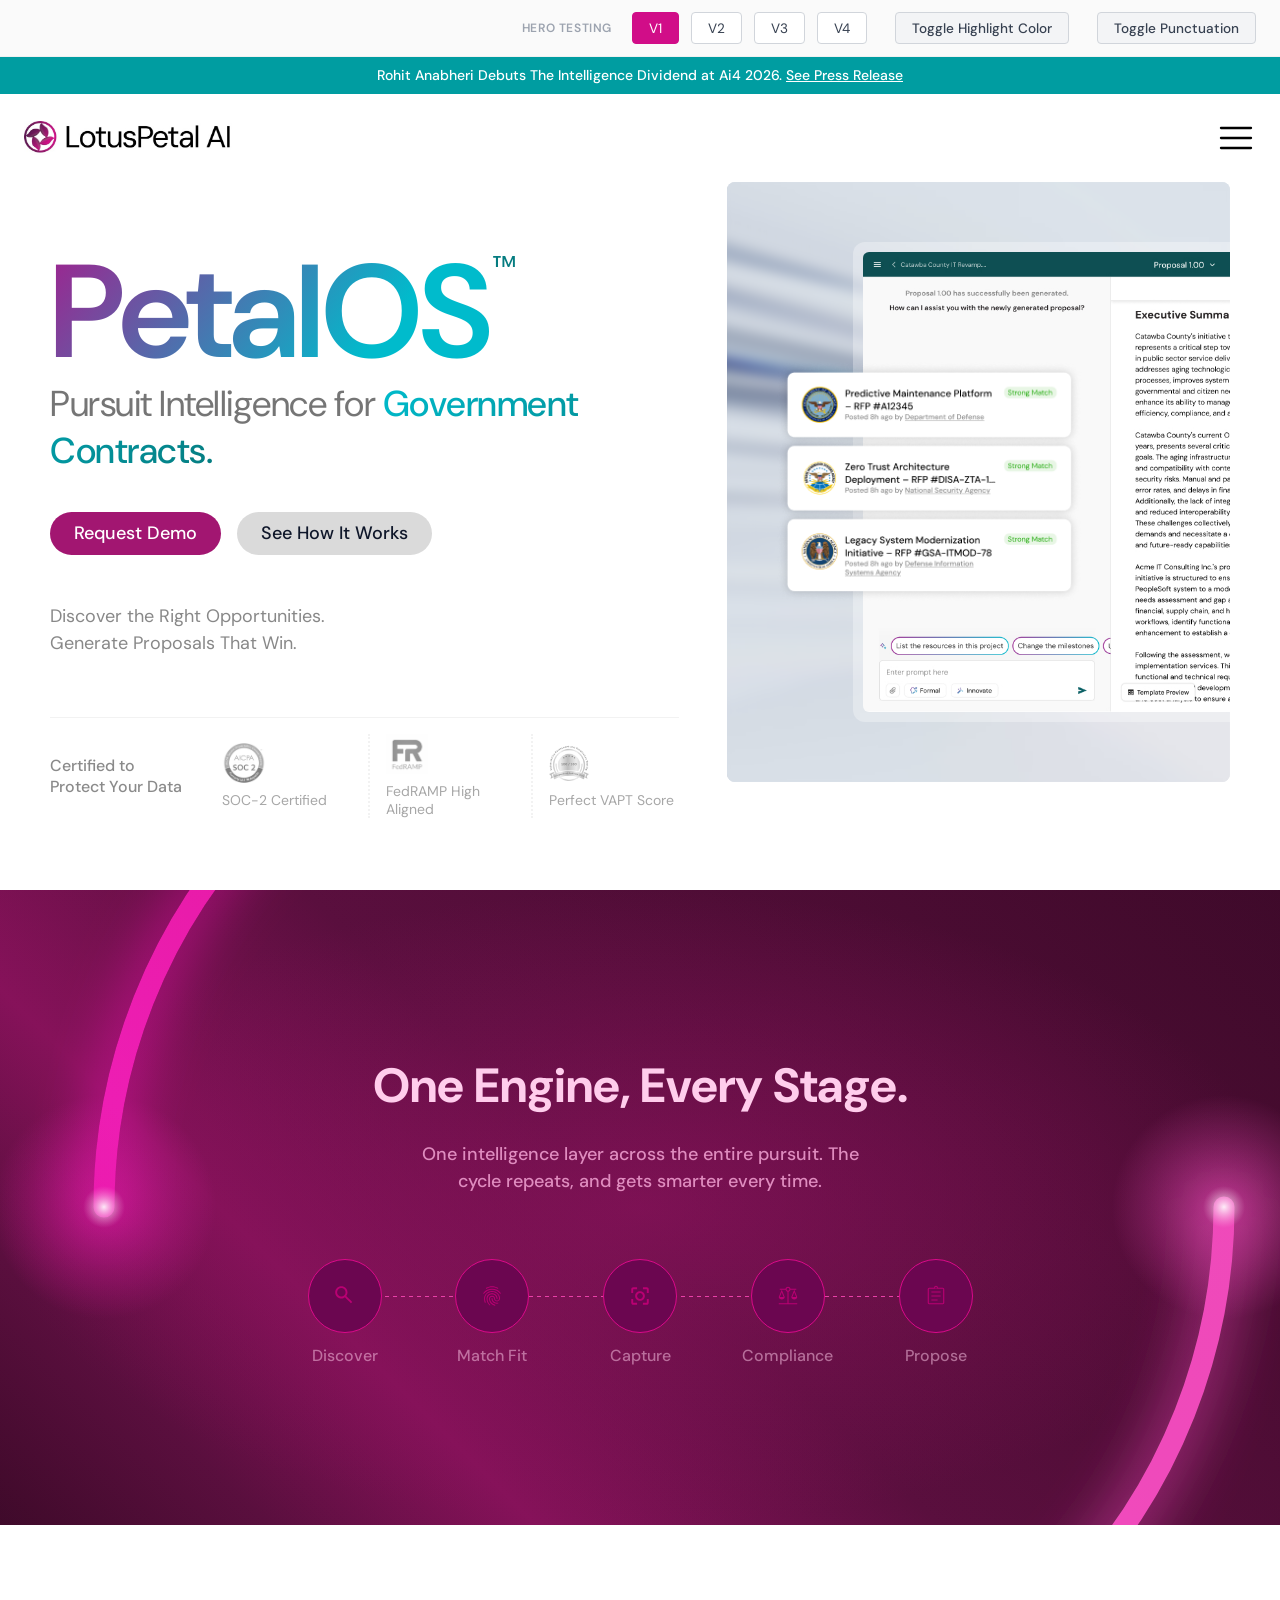
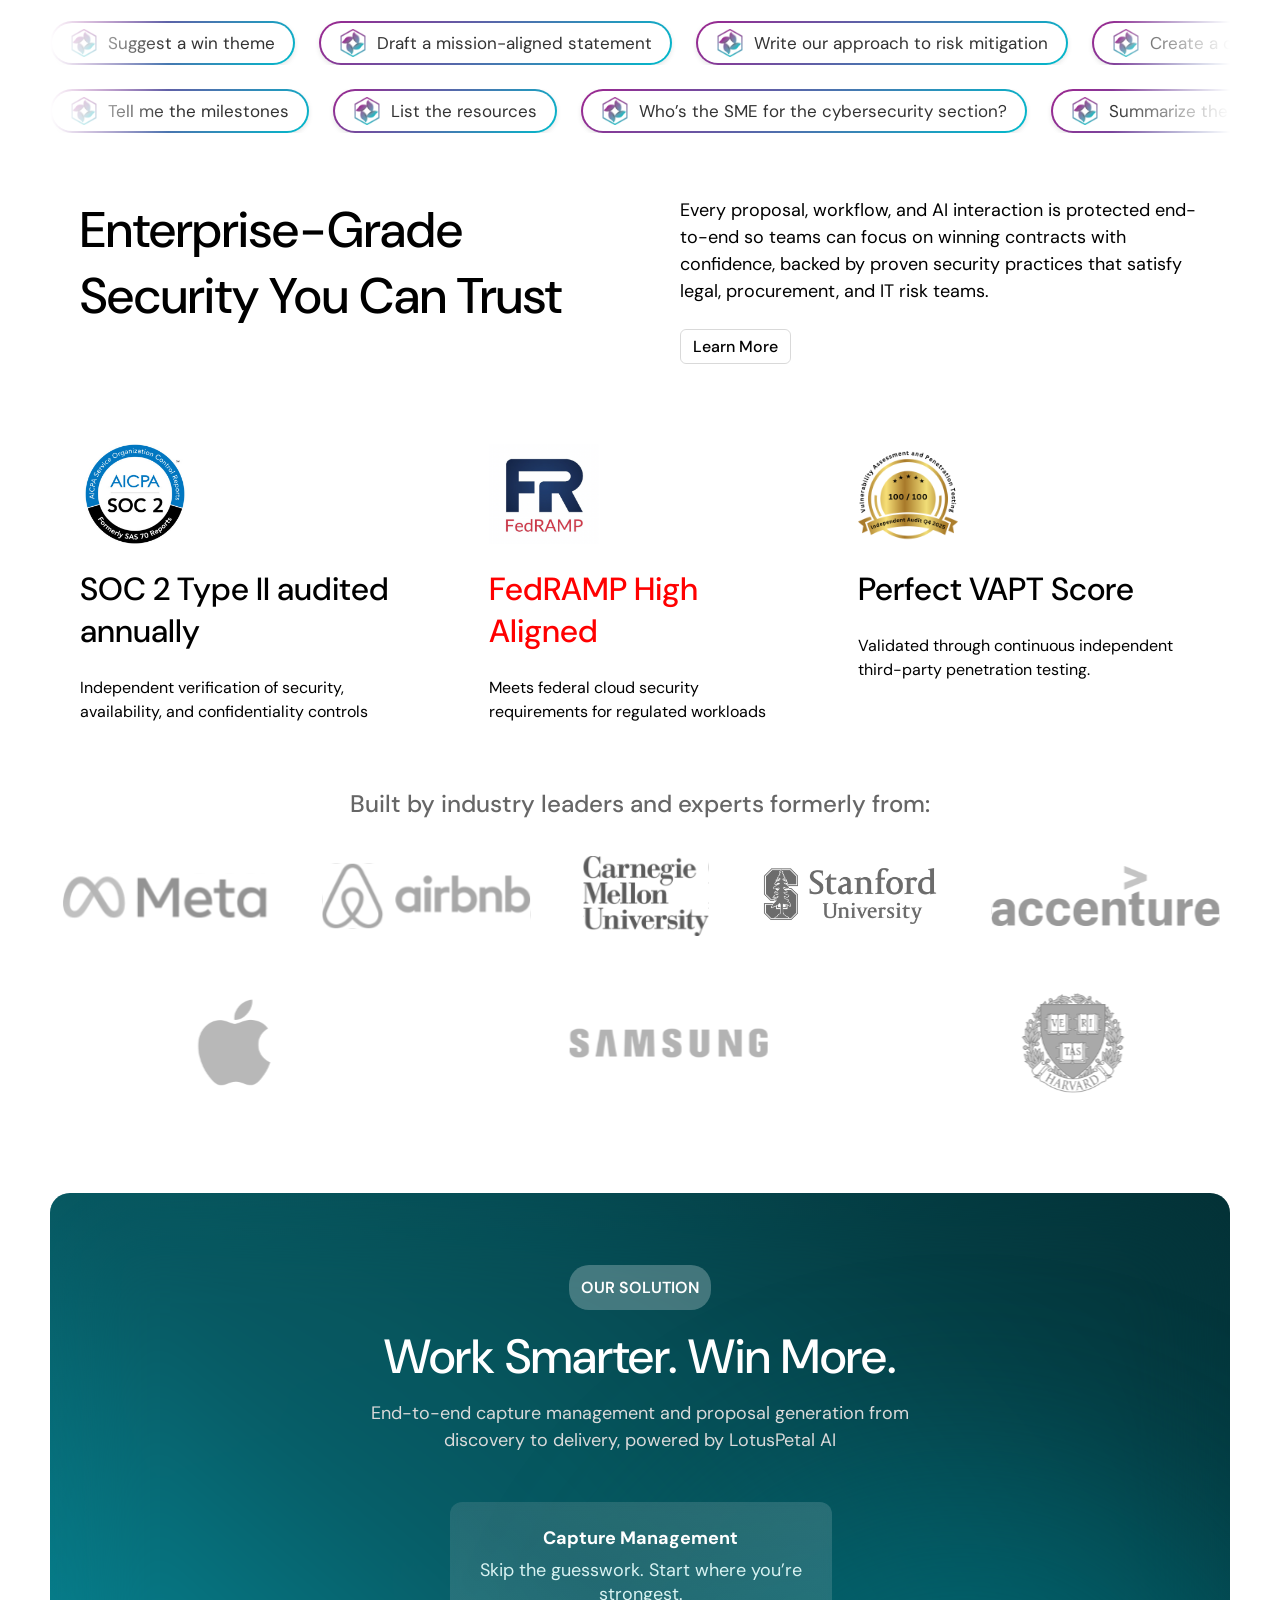
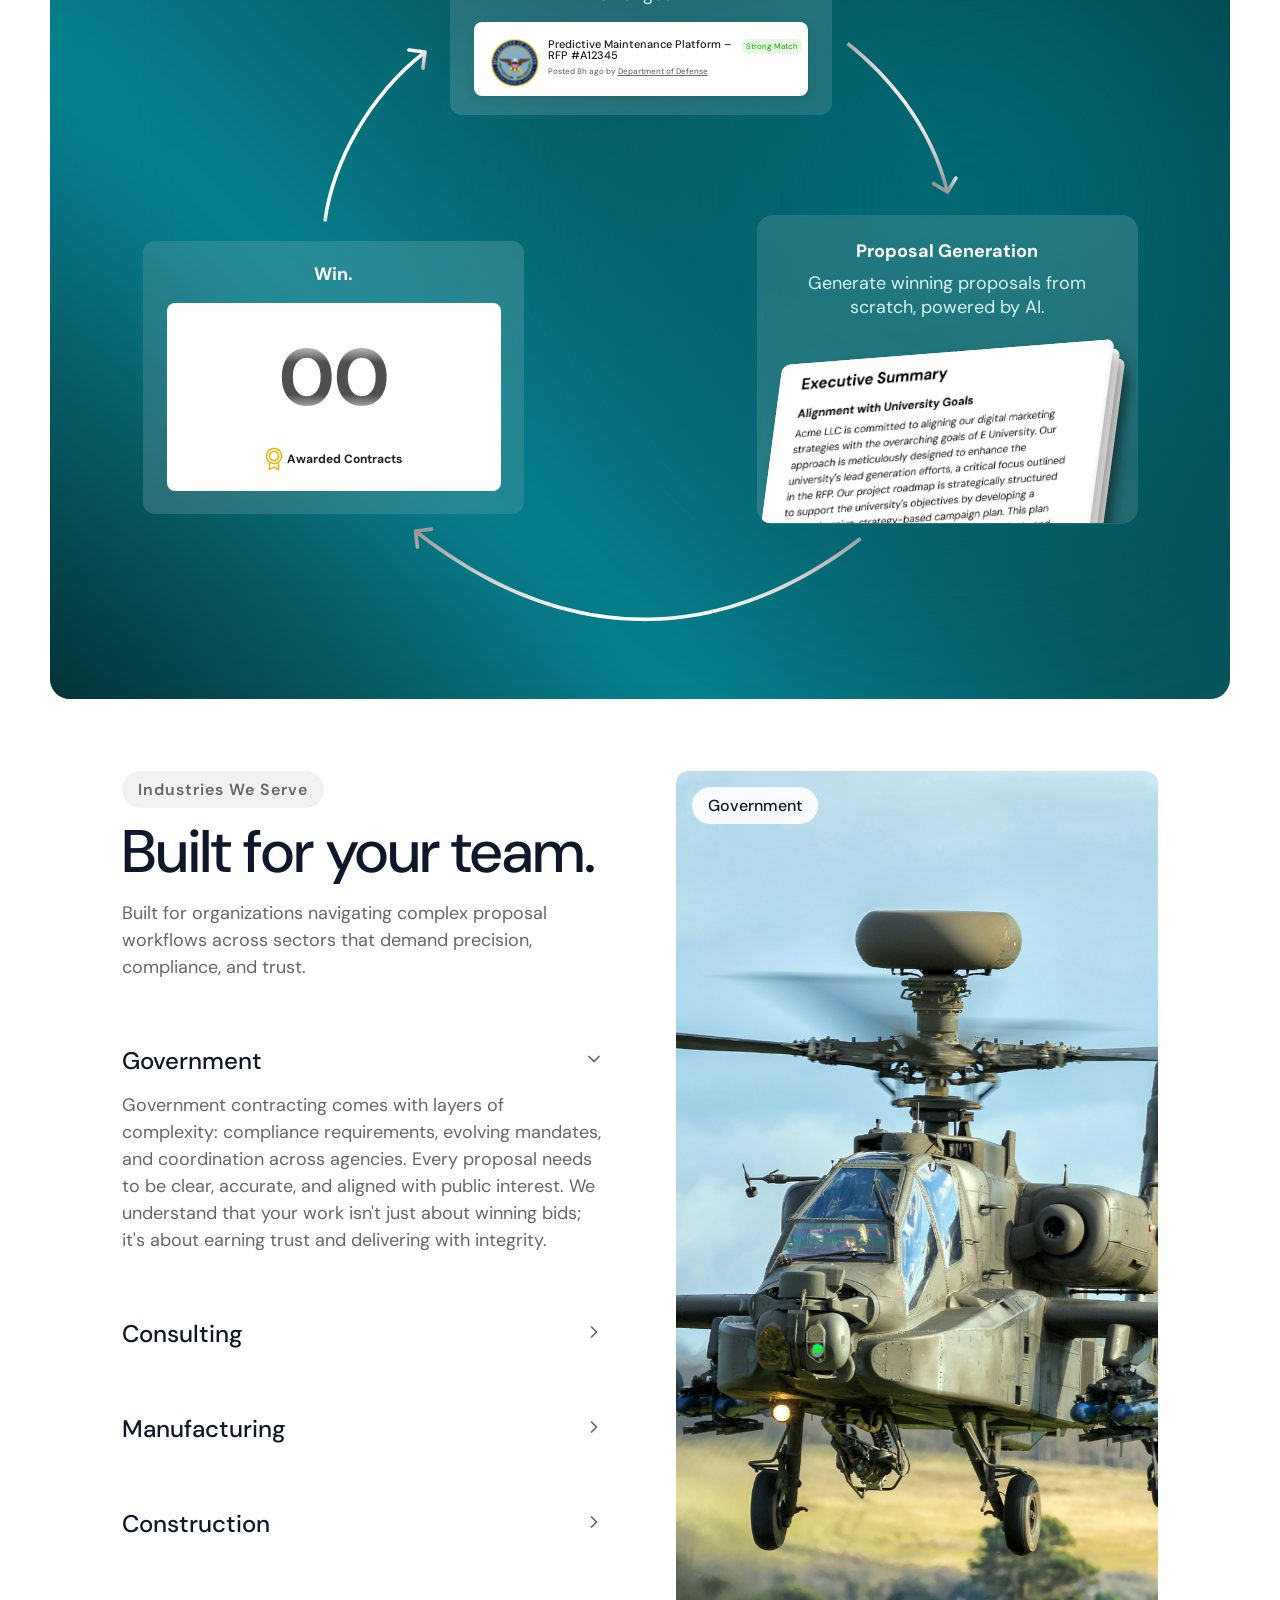
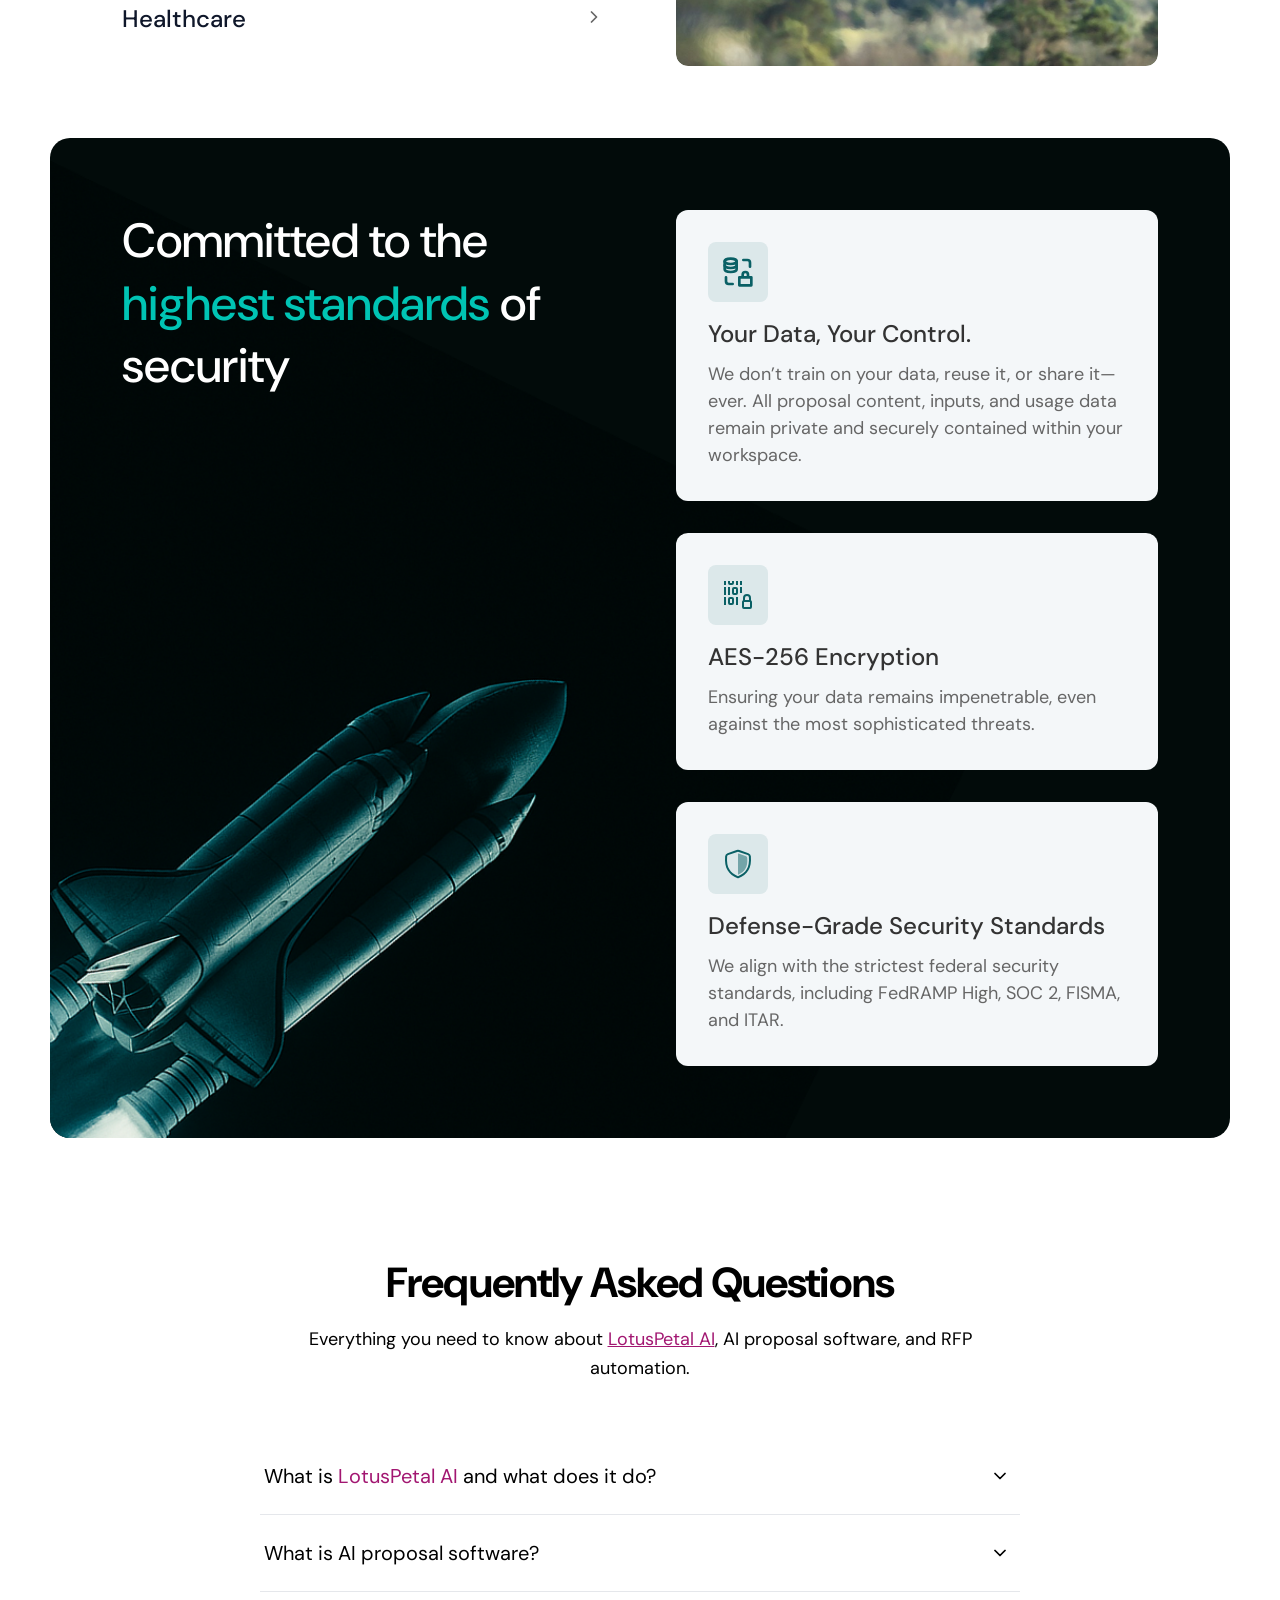
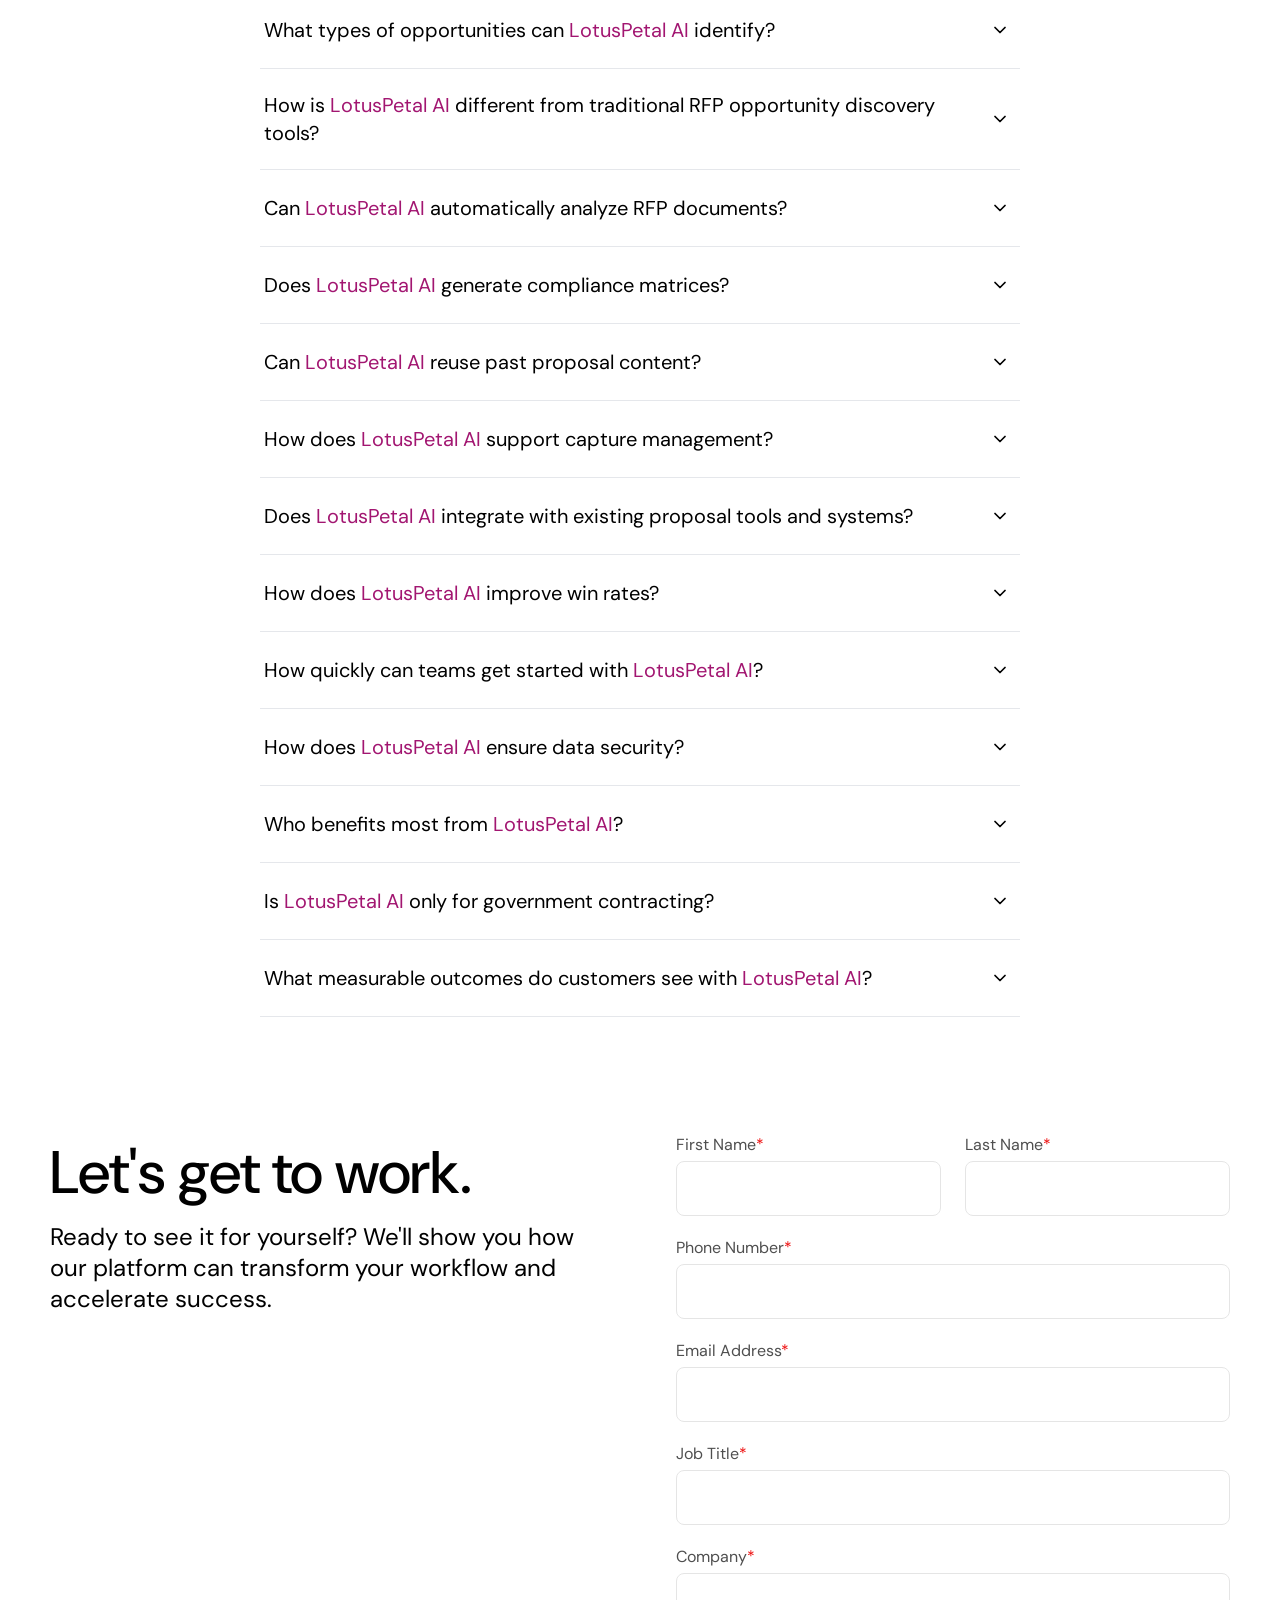
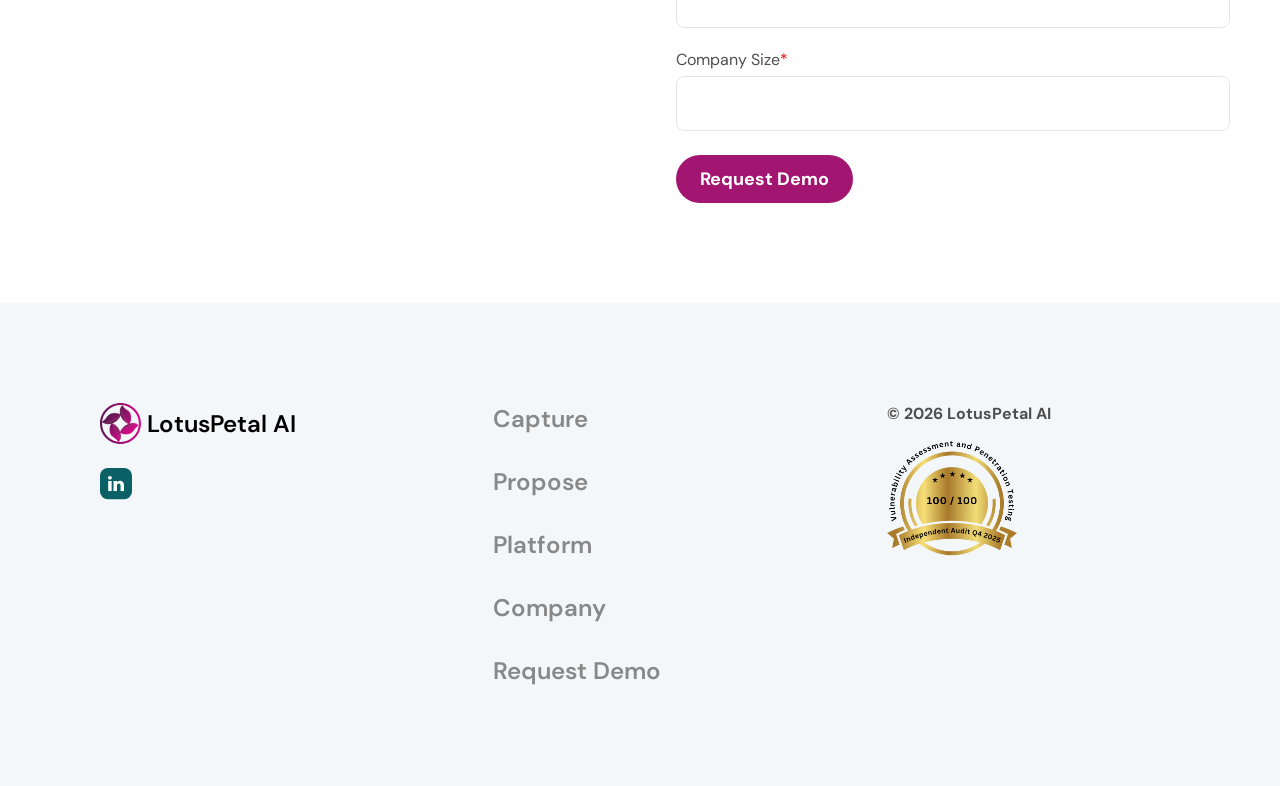
<file: index-v5.html>
<!doctype html>
<html lang="en">

<head>
  <title>AI RFP Software for GovCon & Commercial Teams</title>
  <meta name="description"
    content="AI-powered government and commercial contracting software for capture management, proposal automation, and compliance. See how it works." />
  <link rel="canonical" href="https://lotuspetal.ai/" />
  <meta property="og:title" content="AI RFP Software for GovCon & Commercial Teams" />
  <meta property="og:description"
    content="AI-powered government and commercial contracting software for capture management, proposal automation, and compliance. See how it works." />
  <meta property="og:url" content="https://lotuspetal.ai/" />
  <meta property="og:type" content="website" />
  <meta property="og:image" content="https://lotuspetal.ai/og/home.png" />
  <meta property="og:site_name" content="LotusPetal.AI" />
  <meta charset="UTF-8" />
  <link rel="icon" type="image/png" href="./assets/logo-ChOuJXuo.jpeg" />
  <meta name="viewport" content="width=device-width, initial-scale=1.0" />

  <!-- Preload DM Sans font -->
  <link rel="preconnect" href="https://fonts.googleapis.com">
  <link rel="preconnect" href="https://fonts.gstatic.com" crossorigin>
  <link
    href="https://fonts.googleapis.com/css2?family=DM+Sans:ital,opsz,wght@0,9..40,100..1000;1,9..40,100..1000&display=swap"
    rel="stylesheet">

  <meta name="robots" content="index, follow" />

  <link rel="stylesheet" href="./assets/index.css">
  <style>
    /* Ensure mockups and sections are always fully visible */
    img {
      max-width: 100%;
    }

    ._card_ww5ec_69 {
      opacity: 1 !important;
      transform: none !important;
    }

    ._heading_ww5ec_45 {
      opacity: 1 !important;
      transform: none !important;
    }

    ._wrapper_cqxrq_124,
    ._letterContainer_cqxrq_142,
    ._counterHead_cqxrq_163 {
      opacity: 1 !important;
      transform: none !important;
    }

    ._arrow1_cqxrq_196,
    ._arrow2_cqxrq_204,
    ._arrow3_cqxrq_212 {
      opacity: 1 !important;
    }

    ._text-section_d3vj6_11,
    ._form-section_d3vj6_26 {
      opacity: 1 !important;
      transform: none !important;
    }
  </style>
</head>

<body>
  <div id="root">
    <div class="App">
      <!-- Dev Controls Header -->
      <header style="width: 100%; padding: 12px 24px; display: flex; justify-content: flex-end; align-items: center; gap: 12px; border-bottom: 1px solid #f0f0f0; background-color: #fafafa; font-family: 'DM Sans', sans-serif; box-sizing: border-box; position: relative; z-index: 9999;">
        <span style="color: #9ca3af; font-size: 0.75rem; font-weight: 600; text-transform: uppercase; letter-spacing: 0.05em; display: flex; align-items: center; margin-right: 8px; line-height: 1;">Hero Testing</span>
        <button id="test-headline-1" class="test-btn" style="margin: 0; display: inline-flex; align-items: center; justify-content: center; height: 32px; font-size: 0.85rem; padding: 0 16px; border: 1px solid #D10D88; background: #D10D88; color: #fff; border-radius: 4px; cursor: pointer; transition: all 0.2s ease;">V1</button>
        <button id="test-headline-2" class="test-btn" style="margin: 0; display: inline-flex; align-items: center; justify-content: center; height: 32px; font-size: 0.85rem; padding: 0 16px; border: 1px solid #d1d5db; background: #fff; color: #374151; border-radius: 4px; cursor: pointer; transition: all 0.2s ease;">V2</button>
        <button id="test-headline-3" class="test-btn" style="margin: 0; display: inline-flex; align-items: center; justify-content: center; height: 32px; font-size: 0.85rem; padding: 0 16px; border: 1px solid #d1d5db; background: #fff; color: #374151; border-radius: 4px; cursor: pointer; transition: all 0.2s ease;">V3</button>
        <button id="test-headline-4" class="test-btn" style="margin: 0; display: inline-flex; align-items: center; justify-content: center; height: 32px; font-size: 0.85rem; padding: 0 16px; border: 1px solid #d1d5db; background: #fff; color: #374151; border-radius: 4px; cursor: pointer; transition: all 0.2s ease;">V4</button>
        <button id="test-highlight-color" class="test-btn" style="margin: 0; margin-left: 16px; display: inline-flex; align-items: center; justify-content: center; height: 32px; font-size: 0.85rem; padding: 0 16px; border: 1px solid #d1d5db; background: #f3f4f6; color: #374151; border-radius: 4px; cursor: pointer; transition: all 0.2s ease; font-weight: 500;">Toggle Highlight Color</button>
        <button id="test-v3-punctuation" class="test-btn" style="margin: 0; margin-left: 16px; display: inline-flex; align-items: center; justify-content: center; height: 32px; font-size: 0.85rem; padding: 0 16px; border: 1px solid #d1d5db; background: #f3f4f6; color: #374151; border-radius: 4px; cursor: pointer; transition: all 0.2s ease; font-weight: 500;">Toggle Punctuation</button>
      </header>

      <!-- Announcement Banner -->
      <div class="banner">
        <p>Rohit Anabheri Debuts The Intelligence Dividend at Ai4 2026. <a
            href="https://lotuspetal.ai/pressrelease/intelligence-dividend-rohit-anabheri" data-discover="true">See
            Press Release</a></p>
      </div>

      <!-- Navigation Header -->
      <header class="_header_12mqx_1">
        <div class="_leftGroup_12mqx_15">
          <div class="_logo_12mqx_21">
            <a aria-current="page" class="active" href="/" data-discover="true">
              <img alt="Logo" src="./assets/logo-ChOuJXuo.jpeg">
            </a>
          </div>
          <ul class="_nav_12mqx_29">
            <li class="_dropdown_12mqx_89">
              <span class="_dropdownTrigger_12mqx_93">
                Features
                <svg stroke="currentColor" fill="none" stroke-width="2" viewBox="0 0 24 24" stroke-linecap="round"
                  stroke-linejoin="round" height="14" width="14" xmlns="http://www.w3.org/2000/svg">
                  <polyline points="6 9 12 15 18 9"></polyline>
                </svg>
              </span>
            </li>
            <li><a class="_notactive_12mqx_52" href="https://lotuspetal.ai/security/" data-discover="true">Security</a>
            </li>
            <li class="_dropdown_12mqx_89">
              <span class="_dropdownTrigger_12mqx_93">
                Platform
                <svg stroke="currentColor" fill="none" stroke-width="2" viewBox="0 0 24 24" stroke-linecap="round"
                  stroke-linejoin="round" height="14" width="14" xmlns="http://www.w3.org/2000/svg">
                  <polyline points="6 9 12 15 18 9"></polyline>
                </svg>
              </span>
            </li>
            <li class="_dropdown_12mqx_89">
              <span class="_dropdownTrigger_12mqx_93">
                Resources
                <svg stroke="currentColor" fill="none" stroke-width="2" viewBox="0 0 24 24" stroke-linecap="round"
                  stroke-linejoin="round" height="14" width="14" xmlns="http://www.w3.org/2000/svg">
                  <polyline points="6 9 12 15 18 9"></polyline>
                </svg>
              </span>
            </li>
          </ul>
        </div>
        <div class="_button_12mqx_62">
          <a class="" href="https://lotuspetal.ai/demo/" data-discover="true">Request Demo</a>
        </div>
        <div class="_hamburger_12mqx_78">
          <svg stroke="currentColor" fill="none" stroke-width="2" viewBox="0 0 24 24" stroke-linecap="round"
            stroke-linejoin="round" height="1em" width="1em" xmlns="http://www.w3.org/2000/svg">
            <line x1="3" y1="12" x2="21" y2="12"></line>
            <line x1="3" y1="6" x2="21" y2="6"></line>
            <line x1="3" y1="18" x2="21" y2="18"></line>
          </svg>
        </div>
      </header>

      <!-- Main Content -->
      <main class="main-content">
        <div style="display: flex; flex-direction: column; gap: var(--space-xl);">

          <!-- Hero Section -->
          <section class="hero">
            <div class="hero-left">
              <div class="hero-text-block">
                <!-- V1 -->
                <div id="hero-v1" style="padding-bottom: 4px;">
                  <h1 class="hero-heading" style="font-size: 132px; line-height: 1; margin-bottom: -6px; display: inline-flex; align-items: flex-start; letter-spacing: -.025em;">
                    <span class="petal-text-span" style="font-weight: 600;">Petal</span>OS<svg viewBox="0 0 22.24 11.26" class="petalos-tm" xmlns="http://www.w3.org/2000/svg"><path d="M0.000 1.696C0.000 1.696 0.000 0.000 0.000 0.000C0.000 0.000 7.840 0.000 7.840 0.000C7.840 0.000 7.840 1.696 7.840 1.696C7.840 1.696 4.992 1.696 4.992 1.696C4.992 1.696 4.992 11.264 4.992 11.264C4.992 11.264 2.848 11.264 2.848 11.264C2.848 11.264 2.848 1.696 2.848 1.696C2.848 1.696 0.000 1.696 0.000 1.696ZM9.568 11.264C9.568 11.264 9.568 0.000 9.568 0.000C9.568 0.000 12.288 0.000 12.288 0.000C12.288 0.000 15.904 8.736 15.904 8.736C15.904 8.736 19.680 0.000 19.680 0.000C19.680 0.000 22.240 0.000 22.240 0.000C22.240 0.000 22.240 11.264 22.240 11.264C22.240 11.264 20.256 11.264 20.256 11.264C20.256 11.264 20.256 2.880 20.256 2.880C20.256 2.880 16.608 11.264 16.608 11.264C16.608 11.264 15.072 11.264 15.072 11.264C15.072 11.264 11.488 2.816 11.488 2.816C11.488 2.816 11.488 11.264 11.488 11.264C11.488 11.264 9.568 11.264 9.568 11.264Z" fillRule="nonzero" fill="#057c80" /></svg>
                  </h1>
                  <h2 class="text-header-subsection" style="margin-top: -4px; color: #757575; margin-bottom: 1px; font-size: 36px; font-weight: 400;">Pursuit Intelligence for <span style="background: linear-gradient(128.77deg, #0bc 0%, #057c80 100%); background-clip: text; -webkit-background-clip: text; -webkit-text-fill-color: transparent; color: transparent; font-weight: 500;">Government Contracts.</span></h2>
                </div>
                <!-- V2 -->
                <div id="hero-v2" style="padding-bottom: 4px; display: none;">
                  <p class="hero-eyebrow" style="color: #757575; text-transform: uppercase; letter-spacing: 0.1em; font-weight: 600; font-size: 14px; margin-bottom: 24px; margin-top: 0; display: flex; align-items: center; gap: 8px;">
                    Find <span style="color: #D10D88">&rarr;</span> Qualify <span style="color: #D10D88">&rarr;</span> Capture <span style="color: #D10D88">&rarr;</span> Propose
                  </p>
                  <h1 class="hero-heading" style="font-size: 132px; line-height: 1; margin-bottom: -6px; display: inline-flex; align-items: flex-start; letter-spacing: -.025em; margin-top: 0;">
                    <span class="petal-text-span" style="font-weight: 600;">Petal</span>OS<svg viewBox="0 0 22.24 11.26" class="petalos-tm" xmlns="http://www.w3.org/2000/svg"><path d="M0.000 1.696C0.000 1.696 0.000 0.000 0.000 0.000C0.000 0.000 7.840 0.000 7.840 0.000C7.840 0.000 7.840 1.696 7.840 1.696C7.840 1.696 4.992 1.696 4.992 1.696C4.992 1.696 4.992 11.264 4.992 11.264C4.992 11.264 2.848 11.264 2.848 11.264C2.848 11.264 2.848 1.696 2.848 1.696C2.848 1.696 0.000 1.696 0.000 1.696ZM9.568 11.264C9.568 11.264 9.568 0.000 9.568 0.000C9.568 0.000 12.288 0.000 12.288 0.000C12.288 0.000 15.904 8.736 15.904 8.736C15.904 8.736 19.680 0.000 19.680 0.000C19.680 0.000 22.240 0.000 22.240 0.000C22.240 0.000 22.240 11.264 22.240 11.264C22.240 11.264 20.256 11.264 20.256 11.264C20.256 11.264 20.256 2.880 20.256 2.880C20.256 2.880 16.608 11.264 16.608 11.264C16.608 11.264 15.072 11.264 15.072 11.264C15.072 11.264 11.488 2.816 11.488 2.816C11.488 2.816 11.488 11.264 11.488 11.264C11.488 11.264 9.568 11.264 9.568 11.264Z" fillRule="nonzero" fill="#057c80" /></svg>
                  </h1>
                  <h2 class="text-header-subsection" style="margin-top: -4px; color: #757575; margin-bottom: 1px; font-size: 36px; font-weight: 400;">Pursuit Intelligence for <span style="background: linear-gradient(128.77deg, #0bc 0%, #057c80 100%); background-clip: text; -webkit-background-clip: text; -webkit-text-fill-color: transparent; color: transparent; font-weight: 500;">Government Contracts.</span></h2>
                </div>
                <!-- V3 -->
                <div id="hero-v3" style="padding-bottom: 4px; display: none;">
                  <h1 class="hero-heading" style="font-size: 84px; line-height: 1; margin-bottom: 0; display: inline-flex; align-items: flex-start; letter-spacing: -.025em; flex-wrap: wrap;">
                    <span id="v3-headline-text">Find. Qualify.<br>Capture. Propose.</span>
                  </h1>
                  <h2 class="text-header-subsection" style="margin-top: 12px !important; color: #757575; margin-bottom: 1px; font-size: 36px; font-weight: 400;">Pursuit Intelligence for Government Contracts.</h2>
                </div>
                <!-- V4 -->
                <div id="hero-v4" style="padding-bottom: 4px; display: none;">
                  <h1 class="hero-heading" style="font-size: 84px; line-height: 1; margin-bottom: 0; display: inline-flex; align-items: flex-start; letter-spacing: -.025em; flex-wrap: wrap;">
                    <span id="v4-headline-text">Find. Qualify.<br>Capture. Propose. Win.</span>
                  </h1>
                  <h2 class="text-header-subsection" style="margin-top: 20px !important; color: #757575; margin-bottom: 1px; font-size: 30px; font-weight: 400;"><strong style="background: linear-gradient(128.77deg, #e833a4 0%, #d10d88 50%, #a6096b 100%); background-clip: text; -webkit-background-clip: text; -webkit-text-fill-color: transparent; color: transparent; font-weight: 600;">PetalOS<span style="font-weight: 300; font-size: 0.75em; vertical-align: super;">&trade;</span></strong> <span style="color: #d1d5db; margin: 0 4px; font-weight: 100;">|</span> <span style="background: linear-gradient(90deg, #757575 0%, #a8a8a8 100%); background-clip: text; -webkit-background-clip: text; -webkit-text-fill-color: transparent; color: transparent;">Pursuit Intelligence for Government Contracts.</span></h2>
                </div>
              </div>

              <div class="hero-cta">
                <a class="hero-primary-btn" href="https://lotuspetal.ai/demo/" data-discover="true">Request Demo</a>
                <a href="#our-solution" class="hero-secondary-btn">See How It Works</a>
              </div>
              <style>
                #hero-v1-desc, #hero-v2-desc {
                  transition: color 0.3s ease;
                }
                .hero-cta:has(a:hover) ~ #hero-v1-desc, .hero-cta:has(a:hover) ~ #hero-v2-desc {
                  background: linear-gradient(90deg, #D10D88 0%, #ff80d0 50%, #D10D88 100%);
                  background-size: 200% auto;
                  -webkit-background-clip: text;
                  background-clip: text;
                  -webkit-text-fill-color: transparent;
                  color: transparent !important;
                  animation: hero-v1-shimmer 2.5s linear infinite;
                }
                .hero-cta:has(a:hover) ~ #hero-v2-desc .v2-highlight {
                  -webkit-text-fill-color: transparent;
                  background: none;
                  color: inherit;
                  background-clip: border-box;
                  -webkit-background-clip: border-box;
                }
                @keyframes hero-v1-shimmer {
                  0% { background-position: 200% center; }
                  100% { background-position: -200% center; }
                }
                .v2-highlight-right {
                  background: linear-gradient(128.77deg, #099496 0%, #067f82 100%);
                  background-clip: text;
                  -webkit-background-clip: text;
                  -webkit-text-fill-color: transparent;
                  color: transparent;
                  font-weight: 500;
                }
                .v2-highlight-win {
                  background: linear-gradient(128.77deg, #067d80 0%, #045c5e 100%);
                  background-clip: text;
                  -webkit-background-clip: text;
                  -webkit-text-fill-color: transparent;
                  color: transparent;
                  font-weight: 500;
                }
                #hero-v2-desc.pink-theme .v2-highlight-right {
                  background: linear-gradient(128.77deg, #e833a4 0%, #d10d88 100%);
                  background-clip: text;
                  -webkit-background-clip: text;
                  -webkit-text-fill-color: transparent;
                }
                #hero-v2-desc.pink-theme .v2-highlight-win {
                  background: linear-gradient(128.77deg, #d10d88 0%, #a6096b 100%);
                  background-clip: text;
                  -webkit-background-clip: text;
                  -webkit-text-fill-color: transparent;
                }
              </style>
              <p id="hero-v1-desc" class="text-body hero-description" style="margin-top: 48px; margin-bottom: 0;">Discover the Right Opportunities.<br>Generate Proposals That Win.</p>
              <p id="hero-v2-desc" class="text-body hero-description pink-theme" style="margin-top: 48px; margin-bottom: 0; display: none;">Discover the <span class="v2-highlight v2-highlight-right">Right</span> Opportunities.<br>Generate Proposals That <span class="v2-highlight v2-highlight-win">Win</span>.</p>
              <div class="hero-trust-badges">
                <div class="hero-trust-divider"></div>
                <div class="hero-trust-content">
                  <p class="text-label hero-trust-label">Certified to Protect Your Data</p>
                  <div class="hero-badge-row">
                    <div class="hero-badge">
                      <img alt="SOC-2 Certified" class="hero-badge-img" src="./assets/homesecurity-aicpa-B8LYA7MZ.png">
                      <span class="text-label-xs">SOC-2 Certified</span>
                    </div>
                    <div class="hero-badge-divider"></div>
                    <div class="hero-badge">
                      <img alt="FedRAMP High" class="hero-badge-img" src="./assets/homefedramp-hEvvDTP2.png">
                      <span class="text-label-xs">FedRAMP High Aligned</span>
                    </div>
                    <div class="hero-badge-divider"></div>
                    <div class="hero-badge">
                      <img alt="Perfect VAPT Score" class="hero-badge-img" src="./assets/VAPT-BFl83mJZ.png">
                      <span class="text-label-xs">Perfect VAPT Score</span>
                    </div>
                  </div>
                </div>
              </div>
            </div>
            <div class="hero-right" style="background-image: url('./assets/bkgd-CsXV3X9_.jpg');">
              <div class="hero-screenshot-frame">
                <img alt="LotusPetal AI Proposal Interface" class="hero-screenshot"
                  src="./assets/generate-BTlURdOd.jpg">
              </div>
              <img alt="LotusPetal AI Capture Interface" class="capture-overlay" src="./assets/capture-Dvvr9NPH.png">
            </div>
          </section>

          <!-- PetalOS Lifecycle Interactive Section -->
          <section id="petalos-lifecycle" class="petalos-lifecycle-section" style="padding-top: 2.75rem;">
            <div class="petalos-light-trails">
              <!-- Left Trail -->
              <div class="petalos-trail-wrapper left">
                <div class="petalos-trail-spin-outer">
                  <div class="petalos-trail-spin-inner">
                    <div class="petalos-trail-offset">
                      <svg viewBox="0 0 100 100" class="petalos-trail-svg" fill="none" overflow="visible">
                        <defs>
                          <linearGradient id="grad-trail-left" x1="10%" y1="0%" x2="90%" y2="0%">
                            <stop offset="0%" stop-color="#DA0A8A" stop-opacity="1" />
                            <stop offset="50%" stop-color="#DA0A8A" stop-opacity="0.3" />
                            <stop offset="100%" stop-color="#DA0A8A" stop-opacity="0" />
                          </linearGradient>
                          <filter id="glow-trail-left" x="-20%" y="-20%" width="140%" height="140%">
                            <feGaussianBlur stdDeviation="2" result="blur" />
                            <feMerge>
                              <feMergeNode in="blur" />
                              <feMergeNode in="SourceGraphic" />
                            </feMerge>
                          </filter>
                          <radialGradient id="spark-glow-left">
                            <stop offset="0%" stop-color="#ffffff" stop-opacity="0.9" />
                            <stop offset="15%" stop-color="#DA0A8A" stop-opacity="0.5" />
                            <stop offset="80%" stop-color="#DA0A8A" stop-opacity="0" />
                          </radialGradient>
                        </defs>
                        <path d="M 10 50 A 40 40 0 0 1 90 50" stroke="url(#grad-trail-left)" stroke-width="1.5" stroke-linecap="round" filter="url(#glow-trail-left)" />
                        <circle cx="10" cy="50" r="10" fill="url(#spark-glow-left)" />
                      </svg>
                    </div>
                  </div>
                </div>
              </div>

              <!-- Right Trail -->
              <div class="petalos-trail-wrapper right">
                <div class="petalos-trail-spin-outer delay">
                  <div class="petalos-trail-spin-inner delay">
                    <div class="petalos-trail-offset">
                      <svg viewBox="0 0 100 100" class="petalos-trail-svg" style="transform: rotate(180deg);" fill="none" overflow="visible">
                        <defs>
                          <linearGradient id="grad-trail-right" x1="10%" y1="0%" x2="90%" y2="0%">
                            <stop offset="0%" stop-color="#E841A8" stop-opacity="1" />
                            <stop offset="50%" stop-color="#E841A8" stop-opacity="0.3" />
                            <stop offset="100%" stop-color="#E841A8" stop-opacity="0" />
                          </linearGradient>
                          <filter id="glow-trail-right" x="-20%" y="-20%" width="140%" height="140%">
                            <feGaussianBlur stdDeviation="2" result="blur" />
                            <feMerge>
                              <feMergeNode in="blur" />
                              <feMergeNode in="SourceGraphic" />
                            </feMerge>
                          </filter>
                          <radialGradient id="spark-glow-right">
                            <stop offset="0%" stop-color="#ffffff" stop-opacity="0.9" />
                            <stop offset="15%" stop-color="#E841A8" stop-opacity="0.5" />
                            <stop offset="80%" stop-color="#E841A8" stop-opacity="0" />
                          </radialGradient>
                        </defs>
                        <path d="M 10 50 A 40 40 0 0 1 90 50" stroke="url(#grad-trail-right)" stroke-width="1.5" stroke-linecap="round" filter="url(#glow-trail-right)" />
                        <circle cx="10" cy="50" r="10" fill="url(#spark-glow-right)" />
                      </svg>
                    </div>
                  </div>
                </div>
              </div>
            </div>
            
            <div class="petalos-container">
              <div class="petalos-header">
                <h1 class="petalos-title" style="visibility: hidden;"><span class="petal-text-span" style="font-weight: 600;">Petal</span>OS<svg viewBox="0 0 22.24 11.26" class="petalos-tm" xmlns="http://www.w3.org/2000/svg"><path d="M0.000 1.696C0.000 1.696 0.000 0.000 0.000 0.000C0.000 0.000 7.840 0.000 7.840 0.000C7.840 0.000 7.840 1.696 7.840 1.696C7.840 1.696 4.992 1.696 4.992 1.696C4.992 1.696 4.992 11.264 4.992 11.264C4.992 11.264 2.848 11.264 2.848 11.264C2.848 11.264 2.848 1.696 2.848 1.696C2.848 1.696 0.000 1.696 0.000 1.696ZM9.568 11.264C9.568 11.264 9.568 0.000 9.568 0.000C9.568 0.000 12.288 0.000 12.288 0.000C12.288 0.000 15.904 8.736 15.904 8.736C15.904 8.736 19.680 0.000 19.680 0.000C19.680 0.000 22.240 0.000 22.240 0.000C22.240 0.000 22.240 11.264 22.240 11.264C22.240 11.264 20.256 11.264 20.256 11.264C20.256 11.264 20.256 2.880 20.256 2.880C20.256 2.880 16.608 11.264 16.608 11.264C16.608 11.264 15.072 11.264 15.072 11.264C15.072 11.264 11.488 2.816 11.488 2.816C11.488 2.816 11.488 11.264 11.488 11.264C11.488 11.264 9.568 11.264 9.568 11.264Z" fillRule="nonzero" fill="#FFFFFF" /></svg></h1>
                <h2 class="petalos-subtitle">One Engine, Every Stage.</h2>
                <p class="petalos-desc">One intelligence layer across the entire pursuit. The cycle repeats, and gets smarter every time.</p>
              </div>

              <div class="petalos-pipeline-wrapper">
                <div class="petalos-track-container">
                  <div class="petalos-track-bg"></div>
                  <div class="petalos-track-progress" id="petalos-progress"></div>
                </div>

                <div class="petalos-nodes">
                  <div class="petalos-node" data-index="0">
                    <div class="petalos-circle">
                      <svg viewBox="0 0 74 74" class="petalos-icon"><g transform="translate(24, 24)"><path transform="translate(2.919, 2.919)" d="M16.151 17.514C16.151 17.514 10.022 11.384 10.022 11.384C9.535 11.773 8.976 12.081 8.343 12.308C7.711 12.535 7.038 12.649 6.324 12.649C4.557 12.649 3.061 12.036 1.836 10.812C0.612 9.588 0.000 8.092 0.000 6.324C0.000 4.557 0.612 3.061 1.836 1.836C3.061 0.612 4.557 0.000 6.324 0.000C8.092 0.000 9.588 0.612 10.812 1.836C12.036 3.061 12.649 4.557 12.649 6.324C12.649 7.038 12.535 7.711 12.308 8.343C12.081 8.976 11.773 9.535 11.384 10.022C11.384 10.022 17.514 16.151 17.514 16.151C17.514 16.151 16.151 17.514 16.151 17.514ZM6.324 10.703C7.541 10.703 8.574 10.277 9.426 9.426C10.277 8.574 10.703 7.541 10.703 6.324C10.703 5.108 10.277 4.074 9.426 3.223C8.574 2.372 7.541 1.946 6.324 1.946C5.108 1.946 4.074 2.372 3.223 3.223C2.372 4.074 1.946 5.108 1.946 6.324C1.946 7.541 2.372 8.574 3.223 9.426C4.074 10.277 5.108 10.703 6.324 10.703Z" fill="currentColor" /></g></svg>
                    </div>
                    <span class="petalos-label">Discover</span>
                  </div>
                  <div class="petalos-node" data-index="1">
                    <div class="petalos-circle">
                      <svg viewBox="0 0 74 74" class="petalos-icon"><g transform="translate(25, 25)"><path transform="translate(3.03, 2.025)" d="M8.995 2.450C10.762 2.450 12.428 2.829 13.995 3.588C15.562 4.346 16.870 5.442 17.920 6.875C18.037 7.025 18.074 7.158 18.033 7.275C17.991 7.392 17.920 7.492 17.820 7.575C17.720 7.658 17.603 7.696 17.470 7.688C17.337 7.679 17.220 7.608 17.120 7.475C16.203 6.175 15.024 5.179 13.583 4.488C12.141 3.796 10.612 3.450 8.995 3.450C7.378 3.450 5.862 3.796 4.445 4.488C3.028 5.179 1.853 6.175 0.920 7.475C0.820 7.625 0.703 7.708 0.570 7.725C0.437 7.742 0.320 7.708 0.220 7.625C0.103 7.542 0.033 7.438 0.008 7.313C-0.018 7.188 0.020 7.058 0.120 6.925C1.153 5.508 2.449 4.408 4.008 3.625C5.566 2.842 7.228 2.450 8.995 2.450ZM8.995 4.800C11.245 4.800 13.178 5.550 14.795 7.050C16.412 8.550 17.220 10.408 17.220 12.625C17.220 13.458 16.924 14.154 16.333 14.713C15.741 15.271 15.020 15.550 14.170 15.550C13.320 15.550 12.591 15.271 11.983 14.713C11.374 14.154 11.070 13.458 11.070 12.625C11.070 12.075 10.866 11.613 10.458 11.238C10.049 10.863 9.562 10.675 8.995 10.675C8.428 10.675 7.941 10.863 7.533 11.238C7.124 11.613 6.920 12.075 6.920 12.625C6.920 14.242 7.399 15.592 8.358 16.675C9.316 17.758 10.553 18.517 12.070 18.950C12.220 19.000 12.320 19.083 12.370 19.200C12.420 19.317 12.428 19.442 12.395 19.575C12.362 19.692 12.295 19.792 12.195 19.875C12.095 19.958 11.970 19.983 11.820 19.950C10.087 19.517 8.670 18.654 7.570 17.363C6.470 16.071 5.920 14.492 5.920 12.625C5.920 11.792 6.220 11.092 6.820 10.525C7.420 9.958 8.145 9.675 8.995 9.675C9.845 9.675 10.570 9.958 11.170 10.525C11.770 11.092 12.070 11.792 12.070 12.625C12.070 13.175 12.278 13.637 12.695 14.012C13.112 14.387 13.603 14.575 14.170 14.575C14.737 14.575 15.220 14.387 15.620 14.012C16.020 13.637 16.220 13.175 16.220 12.625C16.220 10.692 15.512 9.067 14.095 7.750C12.678 6.433 10.987 5.775 9.020 5.775C7.053 5.775 5.362 6.433 3.945 7.750C2.528 9.067 1.820 10.683 1.820 12.600C1.820 13.000 1.858 13.500 1.933 14.100C2.008 14.700 2.187 15.400 2.470 16.200C2.520 16.350 2.516 16.483 2.458 16.600C2.399 16.717 2.303 16.800 2.170 16.850C2.037 16.900 1.908 16.896 1.783 16.837C1.658 16.779 1.570 16.683 1.520 16.550C1.270 15.900 1.091 15.254 0.983 14.613C0.874 13.971 0.820 13.308 0.820 12.625C0.820 10.408 1.624 8.550 3.233 7.050C4.841 5.550 6.762 4.800 8.995 4.800ZM8.995 0.000C10.062 0.000 11.103 0.129 12.120 0.388C13.137 0.646 14.120 1.017 15.070 1.500C15.220 1.583 15.308 1.683 15.333 1.800C15.358 1.917 15.345 2.033 15.295 2.150C15.245 2.267 15.162 2.358 15.045 2.425C14.928 2.492 14.787 2.483 14.620 2.400C13.737 1.950 12.824 1.604 11.883 1.363C10.941 1.121 9.978 1.000 8.995 1.000C8.028 1.000 7.078 1.112 6.145 1.337C5.212 1.562 4.320 1.917 3.470 2.400C3.337 2.483 3.203 2.504 3.070 2.463C2.937 2.421 2.837 2.333 2.770 2.200C2.703 2.067 2.687 1.946 2.720 1.837C2.753 1.729 2.837 1.633 2.970 1.550C3.903 1.050 4.878 0.667 5.895 0.400C6.912 0.133 7.945 0.000 8.995 0.000ZM8.995 7.225C10.545 7.225 11.878 7.746 12.995 8.788C14.112 9.829 14.670 11.108 14.670 12.625C14.670 12.775 14.624 12.896 14.533 12.988C14.441 13.079 14.320 13.125 14.170 13.125C14.037 13.125 13.920 13.079 13.820 12.988C13.720 12.896 13.670 12.775 13.670 12.625C13.670 11.375 13.208 10.329 12.283 9.488C11.358 8.646 10.262 8.225 8.995 8.225C7.728 8.225 6.641 8.646 5.733 9.488C4.824 10.329 4.370 11.375 4.370 12.625C4.370 13.975 4.603 15.121 5.070 16.063C5.537 17.004 6.220 17.950 7.120 18.900C7.220 19.000 7.270 19.117 7.270 19.250C7.270 19.383 7.220 19.500 7.120 19.600C7.020 19.700 6.903 19.750 6.770 19.750C6.637 19.750 6.520 19.700 6.420 19.600C5.437 18.567 4.683 17.513 4.158 16.438C3.633 15.362 3.370 14.092 3.370 12.625C3.370 11.108 3.920 9.829 5.020 8.788C6.120 7.746 7.445 7.225 8.995 7.225ZM8.970 12.125C9.120 12.125 9.241 12.175 9.333 12.275C9.424 12.375 9.470 12.492 9.470 12.625C9.470 13.875 9.920 14.900 10.820 15.700C11.720 16.500 12.770 16.900 13.970 16.900C14.070 16.900 14.212 16.892 14.395 16.875C14.578 16.858 14.770 16.833 14.970 16.800C15.120 16.767 15.249 16.788 15.358 16.863C15.466 16.938 15.537 17.050 15.570 17.200C15.603 17.333 15.578 17.450 15.495 17.550C15.412 17.650 15.303 17.717 15.170 17.750C14.870 17.833 14.608 17.879 14.383 17.888C14.158 17.896 14.020 17.900 13.970 17.900C12.487 17.900 11.199 17.400 10.108 16.400C9.016 15.400 8.470 14.142 8.470 12.625C8.470 12.492 8.516 12.375 8.608 12.275C8.699 12.175 8.820 12.125 8.970 12.125Z" fill="currentColor" /></g></svg>
                    </div>
                    <span class="petalos-label">Match Fit</span>
                  </div>
                  <div class="petalos-node" data-index="2">
                    <div class="petalos-circle">
                      <svg viewBox="0 0 74 74" class="petalos-icon"><g transform="translate(25, 25)"><path transform="translate(3, 3)" d="M2.000 18.000C1.450 18.000 0.979 17.804 0.588 17.413C0.196 17.021 0.000 16.550 0.000 16.000C0.000 16.000 0.000 12.000 0.000 12.000C0.000 12.000 2.000 12.000 2.000 12.000C2.000 12.000 2.000 16.000 2.000 16.000C2.000 16.000 6.000 16.000 6.000 16.000C6.000 16.000 6.000 18.000 6.000 18.000C6.000 18.000 2.000 18.000 2.000 18.000ZM12.000 18.000C12.000 18.000 12.000 16.000 12.000 16.000C12.000 16.000 16.000 16.000 16.000 16.000C16.000 16.000 16.000 12.000 16.000 12.000C16.000 12.000 18.000 12.000 18.000 12.000C18.000 12.000 18.000 16.000 18.000 16.000C18.000 16.550 17.804 17.021 17.413 17.413C17.021 17.804 16.550 18.000 16.000 18.000C16.000 18.000 12.000 18.000 12.000 18.000ZM0.000 6.000C0.000 6.000 0.000 2.000 0.000 2.000C0.000 1.450 0.196 0.979 0.588 0.588C0.979 0.196 1.450 0.000 2.000 0.000C2.000 0.000 6.000 0.000 6.000 0.000C6.000 0.000 6.000 2.000 6.000 2.000C6.000 2.000 2.000 2.000 2.000 2.000C2.000 2.000 2.000 6.000 2.000 6.000C2.000 6.000 0.000 6.000 0.000 6.000ZM16.000 6.000C16.000 6.000 16.000 2.000 16.000 2.000C16.000 2.000 12.000 2.000 12.000 2.000C12.000 2.000 12.000 0.000 12.000 0.000C12.000 0.000 16.000 0.000 16.000 0.000C16.550 0.000 17.021 0.196 17.413 0.588C17.804 0.979 18.000 1.450 18.000 2.000C18.000 2.000 18.000 6.000 18.000 6.000C18.000 6.000 16.000 6.000 16.000 6.000ZM5.463 12.538C4.488 11.563 4.000 10.383 4.000 9.000C4.000 7.617 4.488 6.438 5.463 5.463C6.438 4.488 7.617 4.000 9.000 4.000C10.383 4.000 11.563 4.488 12.538 5.463C13.513 6.438 14.000 7.617 14.000 9.000C14.000 10.383 13.513 11.563 12.538 12.538C11.563 13.513 10.383 14.000 9.000 14.000C7.617 14.000 6.438 13.513 5.463 12.538ZM11.125 11.125C11.708 10.542 12.000 9.833 12.000 9.000C12.000 8.167 11.708 7.458 11.125 6.875C10.542 6.292 9.833 6.000 9.000 6.000C8.167 6.000 7.458 6.292 6.875 6.875C6.292 7.458 6.000 8.167 6.000 9.000C6.000 9.833 6.292 10.542 6.875 11.125C7.458 11.708 8.167 12.000 9.000 12.000C9.833 12.000 10.542 11.708 11.125 11.125Z" fill="currentColor" /></g></svg>
                    </div>
                    <span class="petalos-label">Capture</span>
                  </div>
                  <div class="petalos-node" data-index="3">
                    <div class="petalos-circle">
                      <svg viewBox="0 0 74 74" class="petalos-icon"><g transform="translate(25, 49) scale(0.025)"><path d="M100-140v-45.39h357.31v-471.69q-27.16-7.07-48.62-27.96-21.46-20.88-28.92-49.57H224.23l121.16 300.46Q343.62-393 308.23-364q-35.38 29-85.54 29-50.15 0-85.53-29-35.39-29-37.16-70.15l121.54-300.46H140V-780h239.77q9.31-34.23 36.77-57.11Q444-860 480-860t63.46 22.89q27.46 22.88 36.77 57.11H820v45.39h-81.16L860-434.15Q858.23-393 822.84-364q-35.38 29-85.53 29-50.16 0-85.54-29-35.39-29-37.16-70.15l121.54-300.46H580.23q-7.46 28.69-28.92 49.57-21.46 20.89-48.62 27.96v471.69H860V-140H100Zm559.61-297.69H815l-77.69-194.77-77.7 194.77Zm-514.61 0h155.39l-77.7-194.77L145-437.69ZM480-700q24.08 0 40.69-17.11 16.62-17.12 16.62-40.2 0-24.07-16.62-40.69-16.61-16.61-40.69-16.61-23.08 0-40.19 16.61-17.12 16.62-17.12 40.69 0 23.08 17.12 40.2Q456.92-700 480-700Z" fill="currentColor" /></g></svg>
                    </div>
                    <span class="petalos-label">Compliance</span>
                  </div>
                  <div class="petalos-node" data-index="4">
                    <div class="petalos-circle">
                      <svg viewBox="0 0 74 74" class="petalos-icon"><g transform="translate(25, 49) scale(0.025)"><path d="M197.69-140q-23.59 0-40.64-17.05T140-197.69v-564.62q0-23.59 17.05-40.64T197.69-820h205q-1.92-32.31 20.85-56.15Q446.31-900 480-900q34.08 0 56.85 23.85 22.76 23.84 20.46 56.15h205q23.59 0 40.64 17.05T820-762.31v564.62q0 23.59-17.05 40.64T762.31-140H197.69Zm0-45.39h564.62q4.61 0 8.46-3.84 3.84-3.85 3.84-8.46v-564.62q0-4.61-3.84-8.46-3.85-3.84-8.46-3.84H197.69q-4.61 0-8.46 3.84-3.84 3.85-3.84 8.46v564.62q0 4.61 3.84 8.46 3.85 3.84 8.46 3.84ZM290-294.62h254.92V-340H290v45.38Zm0-162.69h380v-45.38H290v45.38ZM290-620h380v-45.38H290V-620Zm213.65-181.15q10.2-9.93 10.2-23.73 0-13.81-10.2-23.73-10.2-9.93-23.73-9.93-13.54 0-23.46 9.93-9.92 9.92-9.92 23.73 0 13.8 9.92 23.73 9.92 9.92 23.46 9.92 13.53 0 23.73-9.92ZM185.39-185.39v-589.22 589.22Z" fill="currentColor" /></g></svg>
                    </div>
                    <span class="petalos-label">Propose</span>
                  </div>

                </div>
              </div>

              <!-- Interactive Cards -->
              <div class="petalos-details" id="petalos-details">
                <div class="petalos-details-inner">
                  <div class="petalos-detail-card" data-index="0">
                    <h4>Discover</h4>
                    <p>Opportunities surfaced the moment they emerge.</p>
                  </div>
                  <div class="petalos-detail-card" data-index="1">
                    <h4>Match Fit</h4>
                    <p>Matched to your capabilities and past performance.</p>
                  </div>
                  <div class="petalos-detail-card" data-index="2">
                    <h4>Capture</h4>
                    <p>The capture plan, backed by real competitive intel, before you write a word.</p>
                  </div>
                  <div class="petalos-detail-card" data-index="3">
                    <h4>Compliance</h4>
                    <p>Every requirement surfaced early, tracked and verified as you draft.</p>
                  </div>
                  <div class="petalos-detail-card" data-index="4">
                    <h4>Propose</h4>
                    <p>Evaluator-ready proposals, built from proven win intelligence and your knowledge.</p>
                  </div>

                </div>
              </div>
              </div>
            </div>

            <!-- Controls (Moved outside module) -->
            <div class="petalos-controls">
              <button class="petalos-btn" id="petalos-start-btn" aria-label="Start State">
                <svg width="24" height="24" viewBox="0 0 24 24" fill="currentColor" stroke="none"><polygon points="19 20 9 12 19 4 19 20"></polygon><rect x="5" y="4" width="2" height="16"></rect></svg>
              </button>
              <button class="petalos-btn primary" id="petalos-autoplay-btn" aria-label="Play Lifecycle">
                <svg width="24" height="24" viewBox="0 0 24 24" fill="currentColor" stroke="none"><polygon points="5 3 19 12 5 21 5 3"></polygon></svg>
              </button>
              <button class="petalos-btn" id="petalos-finish-btn" aria-label="Finish State">
                <svg width="24" height="24" viewBox="0 0 24 24" fill="currentColor" stroke="none"><polygon points="5 4 15 12 5 20 5 4"></polygon><rect x="17" y="4" width="2" height="16"></rect></svg>
              </button>
            </div>
          </section>

          <!-- Marquee Section -->
          <div class="_container_1tx62_5">
            <div class="_marquee-container_1tx62_17 _slow_1tx62_58">
              <div class="_marquee-container_1tx62_17 undefined">
                <div class="_marquee-content_1tx62_25">
                  <span class="_rolling-button_1tx62_35"><img alt="icon" class="_icon_1tx62_51"
                      src="./assets/Frame-PCobffML.svg">Suggest a win theme</span>
                  <span class="_rolling-button_1tx62_35"><img alt="icon" class="_icon_1tx62_51"
                      src="./assets/Frame-PCobffML.svg">Draft a mission-aligned statement</span>
                  <span class="_rolling-button_1tx62_35"><img alt="icon" class="_icon_1tx62_51"
                      src="./assets/Frame-PCobffML.svg">Write our approach to risk mitigation</span>
                  <span class="_rolling-button_1tx62_35"><img alt="icon" class="_icon_1tx62_51"
                      src="./assets/Frame-PCobffML.svg">Create a compliant staffing plan</span>
                  <span class="_rolling-button_1tx62_35"><img alt="icon" class="_icon_1tx62_51"
                      src="./assets/Frame-PCobffML.svg">Suggest a win theme</span>
                  <span class="_rolling-button_1tx62_35"><img alt="icon" class="_icon_1tx62_51"
                      src="./assets/Frame-PCobffML.svg">Draft a mission-aligned statement</span>
                  <span class="_rolling-button_1tx62_35"><img alt="icon" class="_icon_1tx62_51"
                      src="./assets/Frame-PCobffML.svg">Write our approach to risk mitigation</span>
                  <span class="_rolling-button_1tx62_35"><img alt="icon" class="_icon_1tx62_51"
                      src="./assets/Frame-PCobffML.svg">Create a compliant staffing plan</span>
                </div>
              </div>
            </div>
            <div class="_marquee-container_1tx62_17 _medium_1tx62_62">
              <div class="_marquee-container_1tx62_17 undefined">
                <div class="_marquee-content_1tx62_25">
                  <span class="_rolling-button_1tx62_35"><img alt="icon" class="_icon_1tx62_51"
                      src="./assets/Frame-PCobffML.svg">Tell me the milestones</span>
                  <span class="_rolling-button_1tx62_35"><img alt="icon" class="_icon_1tx62_51"
                      src="./assets/Frame-PCobffML.svg">List the resources</span>
                  <span class="_rolling-button_1tx62_35"><img alt="icon" class="_icon_1tx62_51"
                      src="./assets/Frame-PCobffML.svg">Who’s the SME for the cybersecurity section?</span>
                  <span class="_rolling-button_1tx62_35"><img alt="icon" class="_icon_1tx62_51"
                      src="./assets/Frame-PCobffML.svg">Summarize the key requirements in Section C</span>
                  <span class="_rolling-button_1tx62_35"><img alt="icon" class="_icon_1tx62_51"
                      src="./assets/Frame-PCobffML.svg">Tell me the milestones</span>
                  <span class="_rolling-button_1tx62_35"><img alt="icon" class="_icon_1tx62_51"
                      src="./assets/Frame-PCobffML.svg">List the resources</span>
                  <span class="_rolling-button_1tx62_35"><img alt="icon" class="_icon_1tx62_51"
                      src="./assets/Frame-PCobffML.svg">Who’s the SME for the cybersecurity section?</span>
                  <span class="_rolling-button_1tx62_35"><img alt="icon" class="_icon_1tx62_51"
                      src="./assets/Frame-PCobffML.svg">Summarize the key requirements in Section C</span>
                </div>
              </div>
            </div>
          </div>

          <!-- Enterprise-Grade Security Section -->
          <div class="_homeSecurity_1alkj_3">
            <div class="_textSection_1alkj_9">
              <div class="_textContentLeft_1alkj_14">
                <h2>Enterprise-Grade Security You Can Trust</h2>
              </div>
              <div class="_textContentRight_1alkj_21">
                <p>Every proposal, workflow, and AI interaction is protected end-to-end so teams can focus on winning
                  contracts with confidence, backed by proven security practices that satisfy legal, procurement, and IT
                  risk teams.</p>
                <a class="_homeSecuritybutton_1alkj_31" href="https://lotuspetal.ai/security/"
                  data-discover="true">Learn More</a>
              </div>
            </div>
            <div class="_cardSection_1alkj_48">
              <div class="_card_1alkj_48">
                <img alt="SOC 2" src="./assets/homesecurity-aicpa-B8LYA7MZ.png">
                <h3>SOC 2 Type II audited annually</h3>
                <p>Independent verification of security, availability, and confidentiality controls</p>
              </div>
              <div class="_card_1alkj_48">
                <img alt="FedRAMP" src="./assets/homefedramp-hEvvDTP2.png">
                <h3><span>FedRAMP High Aligned</span></h3>
                <p>Meets federal cloud security requirements for regulated workloads</p>
              </div>
              <div class="_vaptcard_1alkj_52">
                <img alt="VAPT" src="./assets/VAPT-BFl83mJZ.png">
                <h3>Perfect VAPT Score</h3>
                <p>Validated through continuous independent third-party penetration testing.</p>
              </div>
            </div>
          </div>

          <!-- Trusted Logos Section -->
          <div class="_trusted-section_23nsp_4">
            <center>
              <p class="_trusted-text_23nsp_16 text-header-subsection-sm">Built by industry leaders and experts formerly
                from:</p>
            </center>
            <div class="_logo-container_23nsp_22">
              <img alt="Meta" src="./assets/meta-DpwF1iyd.svg">
              <img alt="Airbnb" src="./assets/airbnb-DMkuerys.svg">
              <img alt="Carnegie Mellon University" src="./assets/CMU-LFLZOanp.svg">
              <img alt="Stanford" src="./assets/stanford-C84p0YMz.svg">
              <img alt="Accenture" src="./assets/accenture-8OP-o5tk.svg">
              <img alt="Apple" src="./assets/Apple-BXXFJKe0.svg">
              <img alt="Samsung" src="./assets/Samsung-DRunQ0Fg.svg">
              <img alt="Havard" src="./assets/Havard-COCA25du.svg">
            </div>
          </div>

          <!-- Spacing between Trusted Logos and Our Solution -->
          <div style="height: 80px;"></div>

          <!-- Our Solution Interactive Section -->
          <div id="our-solution" class="_SolutionContainer_cqxrq_3">
            <div class="_SolutionHeader_cqxrq_60">
              <div class="text-label _SolutionHead_cqxrq_60">OUR SOLUTION</div>
              <div class="_solutionText_cqxrq_81">
                <h2 class="text-header-section">Work Smarter. Win More.</h2>
                <p class="text-body">End-to-end capture management and proposal generation from discovery to delivery,
                  powered by LotusPetal AI</p>
              </div>
            </div>
            <div class="_transitionContainer_cqxrq_470">
              <div class="_wrapper_cqxrq_124">
                <h2 class="_heading_cqxrq_224">Capture Management</h2>
                <p class="_subheading_cqxrq_232">Skip the guesswork. Start where you’re strongest.</p>
                <div class="_card_cqxrq_181">
                  <img alt="Department of Defense" class="_logo_cqxrq_254" src="./assets/dod-seals-B-jgcWji.svg">
                  <div class="_details_cqxrq_260">
                    <div class="_title_cqxrq_265">Predictive Maintenance Platform – <span class="_rfp_cqxrq_275">RFP
                        #A12345</span></div>
                    <div class="_meta_cqxrq_280">Posted 8h ago by <a href="#" class="_link_cqxrq_289">Department of
                        Defense</a></div>
                  </div>
                  <div class="_tag_cqxrq_302">
                    <p>Strong Match</p>
                  </div>
                </div>
              </div>
              <div class="_arrow1_cqxrq_196">
                <img alt="right arrow" src="data:image/svg+xml,%3csvg%20width='112'%20height='152'%20viewBox='0%200%20112%20152'%20fill='none'%20xmlns='http://www.w3.org/2000/svg'%3e%3cpath%20d='M100.564%20151.519C101.419%20152.032%20102.528%20151.755%20103.041%20150.9L111.399%20136.97C111.911%20136.115%20111.634%20135.006%20110.779%20134.494C109.925%20133.981%20108.816%20134.258%20108.303%20135.113L100.874%20147.495L88.4915%20140.066C87.6367%20139.553%2086.528%20139.83%2086.0151%20140.685C85.5022%20141.54%2085.7794%20142.648%2086.6342%20143.161L100.564%20151.519ZM1.4985%201.49237L0.37401%202.9043C54.0928%2045.6868%2086.3463%2096.8276%2099.7417%20150.409L101.493%20149.971L103.244%20149.534C89.6398%2095.117%2056.9072%2043.3132%202.62298%200.0804348L1.4985%201.49237Z'%20fill='url(%23paint0_linear_3562_16142)'/%3e%3cdefs%3e%3clinearGradient%20id='paint0_linear_3562_16142'%20x1='67.3188'%20y1='66.0711'%20x2='52.4595'%20y2='76.786'%20gradientUnits='userSpaceOnUse'%3e%3cstop%20stop-color='white'/%3e%3cstop%20offset='1'%20stop-color='%23999999'/%3e%3c/linearGradient%3e%3c/defs%3e%3c/svg%3e">
              </div>
              <div class="_letterContainer_cqxrq_142">
                <h2 class="_letterHead_cqxrq_225">Proposal Generation</h2>
                <p class="_letterSubheading_cqxrq_233">Generate winning proposals from scratch, powered by AI.</p>
                <div class="_letter_cqxrq_142">
                  <img alt="page" src="./assets/pages-DzLMHbAm.svg">
                </div>
              </div>
              <div class="_arrow2_cqxrq_204">
                <img alt="down arrow" src="data:image/svg+xml,%3csvg%20width='449'%20height='95'%20viewBox='0%200%20449%2095'%20fill='none'%20xmlns='http://www.w3.org/2000/svg'%3e%3cpath%20d='M0.707385%204.21071C0.590807%203.22067%201.29888%202.32359%202.28892%202.20701L18.4225%200.307274C19.4125%200.190697%2020.3096%200.898773%2020.4262%201.8888C20.5427%202.87884%2019.8347%203.77592%2018.8446%203.8925L4.5037%205.58116L6.19235%2019.9221C6.30893%2020.9121%205.60086%2021.8092%204.61082%2021.9258C3.62079%2022.0424%202.7237%2021.3343%202.60712%2020.3442L0.707385%204.21071ZM2.5%203.99963L3.61831%202.5828C78.1179%2061.3859%20154.24%2089.9488%20228.951%2090.5074C303.662%2091.066%20377.153%2063.6221%20446.396%2010.0712L447.5%2011.499L448.604%2012.9269C378.847%2066.876%20304.588%2094.6831%20228.924%2094.1173C153.26%2093.5516%2076.3821%2064.6148%201.38169%205.41645L2.5%203.99963Z'%20fill='url(%23paint0_linear_3_393)'/%3e%3cdefs%3e%3clinearGradient%20id='paint0_linear_3_393'%20x1='225'%20y1='92.3208'%20x2='225'%20y2='3.99963'%20gradientUnits='userSpaceOnUse'%3e%3cstop%20stop-color='white'/%3e%3cstop%20offset='1'%20stop-color='%23999999'/%3e%3c/linearGradient%3e%3c/defs%3e%3c/svg%3e">
              </div>
              <div class="_counterHead_cqxrq_163">
                <div class="_counterTitle_cqxrq_462"><p>Win.</p></div>
                <div class="_proposeAward_cqxrq_339">
                  <div class="_odometerWrapper_cqxrq_360 _fadeIn_cqxrq_410">
                    <div class="_digitSlot_cqxrq_369">
                      <div class="_digitReel_cqxrq_378" style="transform: translateY(-90%);">
                        <span>9</span><span>8</span><span>7</span><span>6</span><span>5</span><span>4</span><span>3</span><span>2</span><span>1</span><span>0</span>
                      </div>
                    </div>
                    <div class="_digitSlot_cqxrq_369">
                      <div class="_digitReel_cqxrq_378" style="transform: translateY(-90%);">
                        <span>9</span><span>8</span><span>7</span><span>6</span><span>5</span><span>4</span><span>3</span><span>2</span><span>1</span><span>0</span>
                      </div>
                    </div>
                  </div>
                  <div class="_iconText_cqxrq_440">
                    <img alt="award logo"
                      src="[data-uri]">
                    <span>Awarded Contracts</span>
                  </div>
                </div>
              </div>
              <div class="_arrow3_cqxrq_212">
                <img alt="left arrow" src="data:image/svg+xml,%3csvg%20width='104'%20height='174'%20viewBox='0%200%20104%20174'%20fill='none'%20xmlns='http://www.w3.org/2000/svg'%3e%3cpath%20d='M102.243%202.25595C103.232%202.38201%20103.932%203.28585%20103.806%204.27472L101.751%2020.3893C101.625%2021.3782%20100.721%2022.0776%2099.7326%2021.9515C98.7437%2021.8255%2098.0442%2020.9216%2098.1703%2019.9328L99.9964%205.6087L85.6724%203.78259C84.6835%203.65652%2083.984%202.75268%2084.1101%201.76381C84.2362%200.774943%2085.14%200.0755023%2086.1289%200.201569L102.243%202.25595ZM102.015%204.04645L103.12%205.47394C47.9764%2048.1472%2011.2384%20115.185%203.79127%20173.728L2.0007%20173.5L0.210125%20173.273C7.78139%20113.754%2045.0301%2045.8625%20100.911%202.61897L102.015%204.04645Z'%20fill='url(%23paint0_linear_3562_16147)'/%3e%3cdefs%3e%3clinearGradient%20id='paint0_linear_3562_16147'%20x1='46.1644'%20y1='87.862'%20x2='61.9019'%20y2='97.2396'%20gradientUnits='userSpaceOnUse'%3e%3cstop%20stop-color='white'/%3e%3cstop%20offset='1'%20stop-color='%23999999'/%3e%3c/linearGradient%3e%3c/defs%3e%3c/svg%3e">
              </div>
            </div>
          </div>

          <!-- Industries We Serve Section -->
          <div class="_buildTeamsMain_dqvvu_1">
            <div class="_buildTeamsContainer_dqvvu_5">
              <div class="_buildTeamsLeft_dqvvu_14">
                <div class="_buildTeamsHeader_dqvvu_21">
                  <p class="text-label _buildTeamsLabel_dqvvu_26">Industries We Serve</p>
                  <h2 class="text-hero-xl _buildTeamsHeading_dqvvu_36">Built for your team.</h2>
                  <p class="text-body _buildTeamsSubtitle_dqvvu_41">Built for organizations navigating complex proposal
                    workflows across sectors that demand precision, compliance, and trust.</p>
                </div>
                <div class="_accordion_dqvvu_45" id="industryAccordion">
                  <div class="_accordionItem_dqvvu_51 _accordionItemActive_dqvvu_67" data-industry="Government"
                    data-img="./assets/government-DzXznlco.svg">
                    <div class="_accordionHeader_dqvvu_56">
                      <h3 class="text-header-subsection-sm _accordionTitle_dqvvu_63">Government</h3>
                      <span class="_accordionIcon_dqvvu_71">
                        <svg width="20" height="20" viewBox="0 0 20 20" fill="none" xmlns="http://www.w3.org/2000/svg"
                          class="_chevron_dqvvu_109">
                          <path d="M5 7.5L10 12.5L15 7.5" stroke="currentColor" stroke-width="1.75"
                            stroke-linecap="round" stroke-linejoin="round"></path>
                        </svg>
                      </span>
                    </div>
                    <p class="text-body _accordionBody_dqvvu_77">Government contracting comes with layers of complexity:
                      compliance requirements, evolving mandates, and coordination across agencies. Every proposal needs
                      to be clear, accurate, and aligned with public interest. We understand that your work isn't just
                      about winning bids; it's about earning trust and delivering with integrity.</p>
                  </div>
                  <div class="_accordionItem_dqvvu_51" data-industry="Consulting"
                    data-img="./assets/government-DzXznlco.svg">
                    <div class="_accordionHeader_dqvvu_56">
                      <h3 class="text-header-subsection-sm _accordionTitle_dqvvu_63">Consulting</h3>
                      <span class="_accordionIcon_dqvvu_71">
                        <svg width="20" height="20" viewBox="0 0 20 20" fill="none" xmlns="http://www.w3.org/2000/svg"
                          class="_chevron_dqvvu_109">
                          <path d="M5 7.5L10 12.5L15 7.5" stroke="currentColor" stroke-width="1.75"
                            stroke-linecap="round" stroke-linejoin="round"></path>
                        </svg>
                      </span>
                    </div>
                    <p class="text-body _accordionBody_dqvvu_77" style="display:none;">In consulting, no two projects are the same. You're expected to adapt quickly, make sense of ambiguity, and deliver solutions that fit each client's environment. Writing proposals in this space means translating technical depth into clear business value. We know how much strategy goes into every word.</p>
                  </div>
                  <div class="_accordionItem_dqvvu_51" data-industry="Manufacturing" data-img="./assets/manufacturing-CZ4p19gT.jpg">
                    <div class="_accordionHeader_dqvvu_56">
                      <h3 class="text-header-subsection-sm _accordionTitle_dqvvu_63">Manufacturing</h3>
                      <span class="_accordionIcon_dqvvu_71">
                        <svg width="20" height="20" viewBox="0 0 20 20" fill="none" xmlns="http://www.w3.org/2000/svg"
                          class="_chevron_dqvvu_109">
                          <path d="M5 7.5L10 12.5L15 7.5" stroke="currentColor" stroke-width="1.75"
                            stroke-linecap="round" stroke-linejoin="round"></path>
                        </svg>
                      </span>
                    </div>
                    <p class="text-body _accordionBody_dqvvu_77" style="display:none;">Manufacturing bids require more than just numbers. You're balancing production schedules, quality standards, and detailed technical requirements, often under tight timelines. Whether you're quoting for custom components or large-scale contracts, the challenge is showing precision without overcomplicating. We understand that the details matter.</p>
                  </div>
                  <div class="_accordionItem_dqvvu_51" data-industry="Construction" data-img="./assets/construction-DodmdsAC.jpg">
                    <div class="_accordionHeader_dqvvu_56">
                      <h3 class="text-header-subsection-sm _accordionTitle_dqvvu_63">Construction</h3>
                      <span class="_accordionIcon_dqvvu_71">
                        <svg width="20" height="20" viewBox="0 0 20 20" fill="none" xmlns="http://www.w3.org/2000/svg"
                          class="_chevron_dqvvu_109">
                          <path d="M5 7.5L10 12.5L15 7.5" stroke="currentColor" stroke-width="1.75"
                            stroke-linecap="round" stroke-linejoin="round"></path>
                        </svg>
                      </span>
                    </div>
                    <p class="text-body _accordionBody_dqvvu_77" style="display:none;">Putting together a construction proposal means managing a lot at once: design intent, site conditions, labor, materials, and timelines. It's not just about estimating cost, but demonstrating that you can deliver, even when plans shift. We know how much real-world experience goes into crafting a credible bid.</p>
                  </div>
                  <div class="_accordionItem_dqvvu_51" data-industry="Healthcare" data-img="./assets/healthcare-CIjAS8Ir.svg">
                    <div class="_accordionHeader_dqvvu_56">
                      <h3 class="text-header-subsection-sm _accordionTitle_dqvvu_63">Healthcare</h3>
                      <span class="_accordionIcon_dqvvu_71">
                        <svg width="20" height="20" viewBox="0 0 20 20" fill="none" xmlns="http://www.w3.org/2000/svg"
                          class="_chevron_dqvvu_109">
                          <path d="M5 7.5L10 12.5L15 7.5" stroke="currentColor" stroke-width="1.75"
                            stroke-linecap="round" stroke-linejoin="round"></path>
                        </svg>
                      </span>
                    </div>
                    <p class="text-body _accordionBody_dqvvu_77" style="display:none;">In healthcare, the impact of your work reaches far beyond the page. Whether you're proposing services, technology, or supplies, you're working in a high-stakes environment shaped by regulation, urgency, and care for people. We understand that each proposal reflects your ability to support outcomes that matter.</p>
                  </div>
                </div>
              </div>
              <div class="_buildTeamsRight_dqvvu_82">
                <div class="_imagePill_dqvvu_89" id="industryPill">Government</div>
                <img alt="Government" id="industryImage" class="_buildTeamsImage_dqvvu_102"
                  src="./assets/government-DzXznlco.svg">
              </div>
            </div>
          </div>

          <!-- Security Section Dark -->
          <section class="_securitySection_ww5ec_2">
            <div class="_backgroundOverlay_ww5ec_15"></div>
            <div class="_content_ww5ec_34">
              <div class="_heading_ww5ec_45">
                <h2 class="text-header-section _head_ww5ec_45">Committed to the <span class="_line_ww5ec_65">highest standards </span>of security</h2>
              </div>
              <div class="_cards_ww5ec_69">
                <div class="_card_ww5ec_69">
                  <div class="_icon_ww5ec_158">
                    <svg xmlns="http://www.w3.org/2000/svg" aria-hidden="true" role="img"
                      class="iconify iconify--icon-park-outline" width="32" height="32" viewBox="0 0 48 48">
                      <g fill="none" stroke="currentColor" stroke-linecap="round" stroke-linejoin="round"
                        stroke-width="4">
                        <path
                          d="M39 28v4h-8v-4a4 4 0 0 1 8 0m-13 4h18v12H26zm6-26h6a4 4 0 0 1 4 4v6M16 42h-6a4 4 0 0 1-4-4v-6M22 8v12c0 2.21-4.03 4-9 4s-9-1.79-9-4V8">
                        </path>
                        <path
                          d="M22 14c0 2.21-4.03 4-9 4s-9-1.79-9-4m18-6c0 2.21-4.03 4-9 4s-9-1.79-9-4s4.03-4 9-4s9 1.79 9 4">
                        </path>
                      </g>
                    </svg>
                  </div>
                  <div class="_text_ww5ec_145">
                    <h3 class="text-header-subsection-sm">Your Data, Your Control.</h3>
                    <p class="text-body _desc_ww5ec_154">We don’t train on your data, reuse it, or share it—ever. All
                      proposal content, inputs, and usage data remain private and securely contained within your
                      workspace.</p>
                  </div>
                </div>
                <div class="_card_ww5ec_69">
                  <div class="_icon_ww5ec_158">
                    <svg xmlns="http://www.w3.org/2000/svg" aria-hidden="true" role="img"
                      class="iconify iconify--carbon" width="32" height="32" viewBox="0 0 32 32">
                      <path fill="currentColor"
                        d="M29 21.278V19a4 4 0 0 0-8 0v2.278A2 2 0 0 0 20 23v5a2.003 2.003 0 0 0 2 2h6a2.003 2.003 0 0 0 2-2v-5a2 2 0 0 0-1-1.722M25 17a2.003 2.003 0 0 1 2 2v2h-4v-2a2.003 2.003 0 0 1 2-2m-3 11v-5h6v5ZM2 2h2v4H2zm12 0h2v4h-2zm4 0h2v4h-2zM2 8h2v8H2zm0 10h2v8H2zm12 0h2v8h-2zM6 8h2v8H6zm12 0h2v6h-2zm-8 18H8a2 2 0 0 1-2-2v-4a2 2 0 0 1 2-2h2a2 2 0 0 1 2 2v4a2 2 0 0 1-2 2m-2-6v4h2v-4Zm6-4h-2a2 2 0 0 1-2-2v-4a2 2 0 0 1 2-2h2a2 2 0 0 1 2 2v4a2 2 0 0 1-2 2m-2-6v4h2v-4Zm-2-4H8a2 2 0 0 1-2-2V2h2v2h2V2h2v2a2 2 0 0 1-2 2">
                      </path>
                    </svg>
                  </div>
                  <div class="_text_ww5ec_145">
                    <h3 class="text-header-subsection-sm">AES-256 Encryption</h3>
                    <p class="text-body _desc_ww5ec_154">Ensuring your data remains impenetrable, even against the most
                      sophisticated threats.</p>
                  </div>
                </div>
                <div class="_card_ww5ec_69">
                  <div class="_icon_ww5ec_158">
                    <svg xmlns="http://www.w3.org/2000/svg" aria-hidden="true" role="img" class="iconify iconify--stash"
                      width="32" height="32" viewBox="0 0 24 24">
                      <path fill="currentColor"
                        d="M12.558 2.982a1.75 1.75 0 0 0-1.122 0L4.66 5.277a1.19 1.19 0 0 0-.817 1.019c-.337 4.226.248 7.351 1.637 9.712c1.344 2.285 3.494 3.946 6.517 5.184c3.026-1.238 5.178-2.899 6.522-5.184c1.39-2.36 1.975-5.486 1.638-9.712a1.19 1.19 0 0 0-.817-1.019zm-1.603-1.42a3.25 3.25 0 0 1 2.084-.001l6.782 2.295a2.69 2.69 0 0 1 1.83 2.32c.353 4.41-.24 7.876-1.839 10.593c-1.604 2.725-4.161 4.598-7.54 5.929a.75.75 0 0 1-.55 0c-3.376-1.331-5.932-3.204-7.535-5.929c-1.598-2.717-2.191-6.184-1.839-10.593a2.69 2.69 0 0 1 1.83-2.32z">
                      </path>
                      <path fill="currentColor"
                        d="M12 20c5.032-2.04 7.406-5.618 6.943-12.367c-.052-.767-.576-1.416-1.303-1.669l-4.82-1.678a2.5 2.5 0 0 0-.82-.139z"
                        opacity=".5"></path>
                    </svg>
                  </div>
                  <div class="_text_ww5ec_145">
                    <h3 class="text-header-subsection-sm">Defense-Grade Security Standards</h3>
                    <p class="text-body _desc_ww5ec_154">We align with the strictest federal security standards,
                      including FedRAMP High, SOC 2, FISMA, and ITAR.</p>
                  </div>
                </div>
              </div>
            </div>
          </section>

          <!-- Frequently Asked Questions -->
          <section class="_section_7drst_1">
            <div class="_container_7drst_5">
              <div class="_header_7drst_14">
                <h2 class="_title_7drst_22">Frequently Asked Questions</h2>
                <p class="_subtitle_7drst_29">Everything you need to know about <a
                    href="https://lotuspetal.ai/"><span class="branded-text">LotusPetal AI</span></a>, AI proposal software, and RFP automation.</p>
              </div>
              <div class="_faqList_7drst_41">
                <div class="_faqItem_7drst_48">
                  <button class="_question_7drst_53" aria-expanded="false">
                    <span>What is <span class="branded-text">LotusPetal AI</span> and what does it do?</span>
                    <span class="_icon_7drst_79">
                      <svg width="20" height="20" viewBox="0 0 20 20" fill="none" xmlns="http://www.w3.org/2000/svg"
                        class="_chevron_7drst_91">
                        <path d="M5 7.5L10 12.5L15 7.5" stroke="currentColor" stroke-width="1.75" stroke-linecap="round"
                          stroke-linejoin="round"></path>
                      </svg>
                    </span>
                  </button>
                  <div class="_answerWrapper_7drst_100">
                    <div style="min-height: 0; overflow: hidden;">
                      <p class="_answer_7drst_100"><span class="branded-text">LotusPetal AI</span> is an AI-powered government contracting and RFP automation platform that helps government and commercial contractors discover high-fit opportunities, manage capture workflows, and generate compliant proposals faster. The platform unifies opportunity intelligence, capture management, and proposal automation in a single system designed for structured procurement environments. These capabilities are part of the broader evolution of <a href="https://lotuspetal.ai/blog/2026/02/27/ai-proposal-software-the-complete-guide/">AI proposal software and proposal automation platforms</a>.</p>
                    </div>
                  </div>
                </div>
                <div class="_faqItem_7drst_48">
                  <button class="_question_7drst_53" aria-expanded="false">
                    <span>What is AI proposal software?</span>
                    <span class="_icon_7drst_79">
                      <svg width="20" height="20" viewBox="0 0 20 20" fill="none" xmlns="http://www.w3.org/2000/svg"
                        class="_chevron_7drst_91">
                        <path d="M5 7.5L10 12.5L15 7.5" stroke="currentColor" stroke-width="1.75" stroke-linecap="round"
                          stroke-linejoin="round"></path>
                      </svg>
                    </span>
                  </button>
                  <div class="_answerWrapper_7drst_100">
                    <div style="min-height: 0; overflow: hidden;">
                      <p class="_answer_7drst_100">AI proposal software uses artificial intelligence to automate and support the process of responding to requests for proposals (RFPs). These platforms can analyze RFP documents, extract requirements, generate structured draft responses, check compliance, and recommend relevant content from past proposals. The goal is to help teams produce higher-quality, compliant proposals faster while improving win probability through AI-driven proposal automation and workflow intelligence. Learn more in our guide: <a href="https://lotuspetal.ai/blog/2026/02/27/ai-proposal-software-the-complete-guide/">AI Proposal Software: The Complete Guide to AI-Powered Proposal Automation</a>.</p>
                    </div>
                  </div>
                </div>
                <div class="_faqItem_7drst_48">
                  <button class="_question_7drst_53" aria-expanded="false">
                    <span>What types of opportunities can <span class="branded-text">LotusPetal AI</span> identify?</span>
                    <span class="_icon_7drst_79">
                      <svg width="20" height="20" viewBox="0 0 20 20" fill="none" xmlns="http://www.w3.org/2000/svg"
                        class="_chevron_7drst_91">
                        <path d="M5 7.5L10 12.5L15 7.5" stroke="currentColor" stroke-width="1.75" stroke-linecap="round"
                          stroke-linejoin="round"></path>
                      </svg>
                    </span>
                  </button>
                  <div class="_answerWrapper_7drst_100">
                    <div style="min-height: 0; overflow: hidden;">
                      <p class="_answer_7drst_100"><span class="branded-text">LotusPetal AI</span> identifies federal, state, local, and commercial RFPs, including upcoming forecasts, recompetes, and competitive bids. The platform analyzes procurement signals and matches opportunities to your organization's capabilities, past performance, and strategic priorities to prioritize the most relevant pursuits. These insights support stronger <a href="https://lotuspetal.ai/capture/">AI-powered capture management and opportunity discovery</a>, helping teams focus on the bids they are most likely to win.</p>
                    </div>
                  </div>
                </div>
                <div class="_faqItem_7drst_48">
                  <button class="_question_7drst_53" aria-expanded="false">
                    <span>How is <span class="branded-text">LotusPetal AI</span> different from traditional RFP opportunity discovery tools?</span>
                    <span class="_icon_7drst_79">
                      <svg width="20" height="20" viewBox="0 0 20 20" fill="none" xmlns="http://www.w3.org/2000/svg"
                        class="_chevron_7drst_91">
                        <path d="M5 7.5L10 12.5L15 7.5" stroke="currentColor" stroke-width="1.75" stroke-linecap="round"
                          stroke-linejoin="round"></path>
                      </svg>
                    </span>
                  </button>
                  <div class="_answerWrapper_7drst_100">
                    <div style="min-height: 0; overflow: hidden;">
                      <p class="_answer_7drst_100">Most RFP opportunity discovery tools match keywords and stop there, leaving your team to qualify, capture, and write everything else. <span class="branded-text">LotusPetal AI</span> covers the entire pursuit, not just discovery: it retrieves your organization's actual knowledge and past performance instead of storing static answers, incorporates your pursuit context automatically, and learns from every outcome, win or loss, so the next opportunity is easier to win than the last. Proposals are drafted by PetalOS, <span class="branded-text">LotusPetal AI</span>'s engine trained on winning proposals, bid debriefs, and bid protests, grounded in your knowledge, not written from scratch. Learn more about the <a href="https://lotuspetal.ai/blog/2025/09/26/how-we-built-an-ai-engine/">AI engine that powers <span class="branded-text">LotusPetal AI</span>'s opportunity intelligence and proposal automation capabilities</a>.</p>
                    </div>
                  </div>
                </div>
                <div class="_faqItem_7drst_48">
                  <button class="_question_7drst_53" aria-expanded="false">
                    <span>Can <span class="branded-text">LotusPetal AI</span> automatically analyze RFP documents?</span>
                    <span class="_icon_7drst_79">
                      <svg width="20" height="20" viewBox="0 0 20 20" fill="none" xmlns="http://www.w3.org/2000/svg"
                        class="_chevron_7drst_91">
                        <path d="M5 7.5L10 12.5L15 7.5" stroke="currentColor" stroke-width="1.75" stroke-linecap="round"
                          stroke-linejoin="round"></path>
                      </svg>
                    </span>
                  </button>
                  <div class="_answerWrapper_7drst_100">
                    <div style="min-height: 0; overflow: hidden;">
                      <p class="_answer_7drst_100">Yes. <span class="branded-text">LotusPetal AI</span> uses AI and natural language processing to analyze RFP documents, extract requirements, identify evaluation criteria, and generate a structured response framework. This enables proposal teams to move quickly from opportunity intake to a compliant proposal outline while improving <a href="https://lotuspetal.ai/blog/2025/11/14/improving-proposal-accuracy-and-compliance/">proposal accuracy and compliance throughout the response process</a>.</p>
                    </div>
                  </div>
                </div>
                <div class="_faqItem_7drst_48">
                  <button class="_question_7drst_53" aria-expanded="false">
                    <span>Does <span class="branded-text">LotusPetal AI</span> generate compliance matrices?</span>
                    <span class="_icon_7drst_79">
                      <svg width="20" height="20" viewBox="0 0 20 20" fill="none" xmlns="http://www.w3.org/2000/svg"
                        class="_chevron_7drst_91">
                        <path d="M5 7.5L10 12.5L15 7.5" stroke="currentColor" stroke-width="1.75" stroke-linecap="round"
                          stroke-linejoin="round"></path>
                      </svg>
                    </span>
                  </button>
                  <div class="_answerWrapper_7drst_100">
                    <div style="min-height: 0; overflow: hidden;">
                      <p class="_answer_7drst_100">Yes. <span class="branded-text">LotusPetal AI</span> automatically extracts requirements from RFP documents and generates structured compliance matrices. This allows proposal teams to track every requirement, ensure complete coverage, and reduce the risk of missing critical compliance elements as part of <a href="https://lotuspetal.ai/blog/2026/02/27/ai-proposal-software-the-complete-guide/#The-LotusPetal.AI-Structured-Proposal-Lifecycle"><span class="branded-text">LotusPetal AI</span>'s structured proposal lifecycle for AI-powered proposal automation</a>.</p>
                    </div>
                  </div>
                </div>
                <div class="_faqItem_7drst_48">
                  <button class="_question_7drst_53" aria-expanded="false">
                    <span>Can <span class="branded-text">LotusPetal AI</span> reuse past proposal content?</span>
                    <span class="_icon_7drst_79">
                      <svg width="20" height="20" viewBox="0 0 20 20" fill="none" xmlns="http://www.w3.org/2000/svg"
                        class="_chevron_7drst_91">
                        <path d="M5 7.5L10 12.5L15 7.5" stroke="currentColor" stroke-width="1.75" stroke-linecap="round"
                          stroke-linejoin="round"></path>
                      </svg>
                    </span>
                  </button>
                  <div class="_answerWrapper_7drst_100">
                    <div style="min-height: 0; overflow: hidden;">
                      <p class="_answer_7drst_100"><span class="branded-text">LotusPetal AI</span> surfaces relevant content from past proposals, capability statements, and internal knowledge libraries to support proposal drafting. By aligning historical content with new RFP requirements, teams can produce consistent, high-quality responses while reducing time spent searching for approved material and turning <a href="https://lotuspetal.ai/blog/2026/01/02/turning-past-proposals-into-an-always-on-self-improving-content-brain/">past proposals into a self-improving proposal content knowledge base</a>.</p>
                    </div>
                  </div>
                </div>
                <div class="_faqItem_7drst_48">
                  <button class="_question_7drst_53" aria-expanded="false">
                    <span>How does <span class="branded-text">LotusPetal AI</span> support capture management?</span>
                    <span class="_icon_7drst_79">
                      <svg width="20" height="20" viewBox="0 0 20 20" fill="none" xmlns="http://www.w3.org/2000/svg"
                        class="_chevron_7drst_91">
                        <path d="M5 7.5L10 12.5L15 7.5" stroke="currentColor" stroke-width="1.75" stroke-linecap="round"
                          stroke-linejoin="round"></path>
                      </svg>
                    </span>
                  </button>
                  <div class="_answerWrapper_7drst_100">
                    <div style="min-height: 0; overflow: hidden;">
                      <p class="_answer_7drst_100"><span class="branded-text">LotusPetal AI</span> supports capture teams by identifying early opportunity signals, tracking recompete cycles, and analyzing historical awards and competitive positioning. This enables <a href="https://lotuspetal.ai/capture/">AI-powered capture management and opportunity discovery</a>, allowing capture leaders to prioritize strategic pursuits and develop stronger win strategies before the RFP is released.</p>
                    </div>
                  </div>
                </div>
                <div class="_faqItem_7drst_48">
                  <button class="_question_7drst_53" aria-expanded="false">
                    <span>Does <span class="branded-text">LotusPetal AI</span> integrate with existing proposal tools and systems?</span>
                    <span class="_icon_7drst_79">
                      <svg width="20" height="20" viewBox="0 0 20 20" fill="none" xmlns="http://www.w3.org/2000/svg"
                        class="_chevron_7drst_91">
                        <path d="M5 7.5L10 12.5L15 7.5" stroke="currentColor" stroke-width="1.75" stroke-linecap="round"
                          stroke-linejoin="round"></path>
                      </svg>
                    </span>
                  </button>
                  <div class="_answerWrapper_7drst_100">
                    <div style="min-height: 0; overflow: hidden;">
                      <p class="_answer_7drst_100"><span class="branded-text">LotusPetal AI</span> is designed to integrate with existing proposal and capture workflows. Teams can connect the platform to internal document repositories, knowledge libraries, CRM systems, and collaboration tools so proposal content, past performance data, and capture insights remain centralized and accessible throughout the response lifecycle through <a href="https://lotuspetal.ai/platform/approach/"><span class="branded-text">LotusPetal AI</span>'s integrated platform approach to proposal and capture workflows</a>.</p>
                    </div>
                  </div>
                </div>
                <div class="_faqItem_7drst_48">
                  <button class="_question_7drst_53" aria-expanded="false">
                    <span>How does <span class="branded-text">LotusPetal AI</span> improve win rates?</span>
                    <span class="_icon_7drst_79">
                      <svg width="20" height="20" viewBox="0 0 20 20" fill="none" xmlns="http://www.w3.org/2000/svg"
                        class="_chevron_7drst_91">
                        <path d="M5 7.5L10 12.5L15 7.5" stroke="currentColor" stroke-width="1.75" stroke-linecap="round"
                          stroke-linejoin="round"></path>
                      </svg>
                    </span>
                  </button>
                  <div class="_answerWrapper_7drst_100">
                    <div style="min-height: 0; overflow: hidden;">
                      <p class="_answer_7drst_100"><span class="branded-text">LotusPetal AI</span> improves win probability by helping teams qualify the right opportunities, surface competitive insights, align responses to evaluation criteria, and generate structured proposals designed to meet agency requirements. These capabilities are powered by <a href="https://lotuspetal.ai/blog/2025/09/26/how-we-built-an-ai-engine/"><span class="branded-text">LotusPetal AI</span>'s AI engine for opportunity qualification and proposal intelligence</a>.</p>
                    </div>
                  </div>
                </div>
                <div class="_faqItem_7drst_48">
                  <button class="_question_7drst_53" aria-expanded="false">
                    <span>How quickly can teams get started with <span class="branded-text">LotusPetal AI</span>?</span>
                    <span class="_icon_7drst_79">
                      <svg width="20" height="20" viewBox="0 0 20 20" fill="none" xmlns="http://www.w3.org/2000/svg"
                        class="_chevron_7drst_91">
                        <path d="M5 7.5L10 12.5L15 7.5" stroke="currentColor" stroke-width="1.75" stroke-linecap="round"
                          stroke-linejoin="round"></path>
                      </svg>
                    </span>
                  </button>
                  <div class="_answerWrapper_7drst_100">
                    <div style="min-height: 0; overflow: hidden;">
                      <p class="_answer_7drst_100">Most teams can begin using <span class="branded-text">LotusPetal AI</span> within days. Customers receive structured onboarding and workflow configuration to align the platform with existing capture and proposal processes through <a href="https://lotuspetal.ai/platform/enterprise/"><span class="branded-text">LotusPetal AI</span>'s enterprise-grade platform deployment approach</a>.</p>
                    </div>
                  </div>
                </div>
                <div class="_faqItem_7drst_48">
                  <button class="_question_7drst_53" aria-expanded="false">
                    <span>How does <span class="branded-text">LotusPetal AI</span> ensure data security?</span>
                    <span class="_icon_7drst_79">
                      <svg width="20" height="20" viewBox="0 0 20 20" fill="none" xmlns="http://www.w3.org/2000/svg"
                        class="_chevron_7drst_91">
                        <path d="M5 7.5L10 12.5L15 7.5" stroke="currentColor" stroke-width="1.75" stroke-linecap="round"
                          stroke-linejoin="round"></path>
                      </svg>
                    </span>
                  </button>
                  <div class="_answerWrapper_7drst_100">
                    <div style="min-height: 0; overflow: hidden;">
                      <p class="_answer_7drst_100"><span class="branded-text">LotusPetal AI</span> uses AES-256 encryption, strict tenant isolation, and zero customer data reuse or model training. The platform aligns with FedRAMP High, SOC 2, FISMA, and ITAR requirements and achieved a 100/100 VAPT score with zero critical findings in an independent security assessment through <a href="https://lotuspetal.ai/security/"><span class="branded-text">LotusPetal AI</span>'s enterprise security and compliance architecture</a>.</p>
                    </div>
                  </div>
                </div>
                <div class="_faqItem_7drst_48">
                  <button class="_question_7drst_53" aria-expanded="false">
                    <span>Who benefits most from <span class="branded-text">LotusPetal AI</span>?</span>
                    <span class="_icon_7drst_79">
                      <svg width="20" height="20" viewBox="0 0 20 20" fill="none" xmlns="http://www.w3.org/2000/svg"
                        class="_chevron_7drst_91">
                        <path d="M5 7.5L10 12.5L15 7.5" stroke="currentColor" stroke-width="1.75" stroke-linecap="round"
                          stroke-linejoin="round"></path>
                      </svg>
                    </span>
                  </button>
                  <div class="_answerWrapper_7drst_100">
                    <div style="min-height: 0; overflow: hidden;">
                      <p class="_answer_7drst_100">Business development, capture, and proposal teams at government and commercial consulting, construction, manufacturing, and healthcare contracting firms benefit most. The platform is especially valuable for organizations seeking to scale pipeline quality, reduce proposal turnaround time, and improve compliance.</p>
                    </div>
                  </div>
                </div>
                <div class="_faqItem_7drst_48">
                  <button class="_question_7drst_53" aria-expanded="false">
                    <span>Is <span class="branded-text">LotusPetal AI</span> only for government contracting?</span>
                    <span class="_icon_7drst_79">
                      <svg width="20" height="20" viewBox="0 0 20 20" fill="none" xmlns="http://www.w3.org/2000/svg"
                        class="_chevron_7drst_91">
                        <path d="M5 7.5L10 12.5L15 7.5" stroke="currentColor" stroke-width="1.75" stroke-linecap="round"
                          stroke-linejoin="round"></path>
                      </svg>
                    </span>
                  </button>
                  <div class="_answerWrapper_7drst_100">
                    <div style="min-height: 0; overflow: hidden;">
                      <p class="_answer_7drst_100">No. While <span class="branded-text">LotusPetal AI</span> is purpose-built for regulated procurement environments, the platform also supports commercial contractors that manage competitive RFP-driven sales cycles. This allows organizations across industries to adopt <a href="https://lotuspetal.ai/blog/2026/02/27/ai-proposal-software-the-complete-guide/">AI-powered proposal automation for procurement processes</a>.</p>
                    </div>
                  </div>
                </div>
                <div class="_faqItem_7drst_48">
                  <button class="_question_7drst_53" aria-expanded="false">
                    <span>What measurable outcomes do customers see with <span class="branded-text">LotusPetal AI</span>?</span>
                    <span class="_icon_7drst_79">
                      <svg width="20" height="20" viewBox="0 0 20 20" fill="none" xmlns="http://www.w3.org/2000/svg"
                        class="_chevron_7drst_91">
                        <path d="M5 7.5L10 12.5L15 7.5" stroke="currentColor" stroke-width="1.75" stroke-linecap="round"
                          stroke-linejoin="round"></path>
                      </svg>
                    </span>
                  </button>
                  <div class="_answerWrapper_7drst_100">
                    <div style="min-height: 0; overflow: hidden;">
                      <p class="_answer_7drst_100">Organizations using <span class="branded-text">LotusPetal AI</span> report faster opportunity qualification, reduced proposal drafting time, improved compliance alignment, and increased contract win rates. These improvements are driven by the <a href="https://lotuspetal.ai/blog/2025/09/26/how-we-built-an-ai-engine/">AI engine that powers <span class="branded-text">LotusPetal AI</span>'s opportunity intelligence and proposal automation capabilities</a>.</p>
                    </div>
                  </div>
                </div>
              </div>
            </div>
          </section>


          <!-- Contact Form Section -->
          <div class="_main-container_d3vj6_1">
            <div class="_text-section_d3vj6_11 _text-visible_d3vj6_21">
              <h2 class="text-hero-xl">Let's get to work.</h2>
              <p class="text-header-subsection-sm _text-header-subsection-fw_d3vj6_39">Ready to see it for yourself?
                We'll show you how our platform can transform your workflow and accelerate success.</p>
            </div>
            <div class="_form-section_d3vj6_26 _form-visible_d3vj6_35">
              <form class="_form_d3vj6_26"
                onsubmit="event.preventDefault(); alert('Demo request submitted (Mocked)!');">
                <div class="_name-row_d3vj6_49">
                  <div class="_field_d3vj6_54">
                    <label class="_label_d3vj6_63" for="first-name">First Name<span
                        class="_ast_d3vj6_75">*</span></label>
                    <input class="_input_d3vj6_79" id="first-name" required="" type="text">
                  </div>
                  <div class="_field_d3vj6_54">
                    <label class="_label_d3vj6_63" for="last-name">Last Name<span class="_ast_d3vj6_75">*</span></label>
                    <input class="_input_d3vj6_79" id="last-name" required="" type="text">
                  </div>
                </div>
                <div class="_field_d3vj6_54">
                  <label class="_label_d3vj6_63" for="phone">Phone Number<span class="_ast_d3vj6_75">*</span></label>
                  <input class="_input_d3vj6_79" id="phone" pattern="[0-9()+\-\s]*" required="" type="tel" name="phone">
                </div>
                <div class="_field_d3vj6_54">
                  <label class="_label_d3vj6_63" for="email">Email Address<span class="_ast_d3vj6_75">*</span></label>
                  <input class="_input_d3vj6_79" id="email" required="" type="email">
                </div>
                <div class="_field_d3vj6_54">
                  <label class="_label_d3vj6_63" for="job-title">Job Title<span class="_ast_d3vj6_75">*</span></label>
                  <input class="_input_d3vj6_79" id="job-title" required="" type="text">
                </div>
                <div class="_field_d3vj6_54">
                  <label class="_label_d3vj6_63" for="company">Company<span class="_ast_d3vj6_75">*</span></label>
                  <input class="_input_d3vj6_79" id="company" required="" type="text">
                </div>
                <div class="_field_d3vj6_54">
                  <label class="_label_d3vj6_63" for="company-size">Company Size<span
                      class="_ast_d3vj6_75">*</span></label>
                  <input class="_input_d3vj6_79" id="company-size" required="" type="text">
                </div>
                <div>
                  <button class="_submit-btn_d3vj6_94" type="submit">Request Demo</button>
                </div>
              </form>
            </div>
          </div>

        </div>
      </main>

      <!-- Footer -->
      <footer class="_footer_4fpfu_43">
        <div class="_logo_container_4fpfu_1">
          <div class="_logo_4fpfu_1">
            <img class="_logo_icon_4fpfu_15" alt="LotusPetal AI Logo" src="./assets/logo_icon-DCIU3ewa.svg">
            <p class="_logo_text_4fpfu_26">LotusPetal AI</p>
          </div>
          <div>
            <a href="https://www.linkedin.com/company/lotuspetal-ai/" target="_blank" rel="noopener noreferrer">
              <img alt="LinkedIn"
                src="data:image/svg+xml,%3csvg%20width='32'%20height='32'%20viewBox='0%200%2032%2032'%20fill='none'%20xmlns='http://www.w3.org/2000/svg'%3e%3crect%20width='32'%20height='31.2929'%20rx='8'%20fill='%230A6065'/%3e%3cg%20clip-path='url(%23clip0_3_2000)'%3e%3cpath%20d='M11.6319%2023.2924V12.9743H8.20234V23.2924H11.6319ZM9.91754%2011.5647C11.1135%2011.5647%2011.8579%2010.7724%2011.8579%209.78228C11.8356%208.76983%2011.1135%207.99951%209.94024%207.99951C8.76714%207.99951%208%208.76984%208%209.78228C8%2010.7724%208.74423%2011.5647%209.89515%2011.5647H9.91743H9.91754ZM13.5301%2023.2924H16.9596V17.5303C16.9596%2017.2219%2016.9819%2016.9138%2017.0724%2016.6934C17.3204%2016.0772%2017.8847%2015.4391%2018.832%2015.4391C20.073%2015.4391%2020.5695%2016.3853%2020.5695%2017.7724V23.2923H23.9988V17.376C23.9988%2014.2067%2022.3069%2012.7321%2020.0505%2012.7321C18.2004%2012.7321%2017.3881%2013.7662%2016.9368%2014.4705H16.9597V12.9741H13.5302C13.5752%2013.9423%2013.5302%2023.2922%2013.5302%2023.2922L13.5301%2023.2924Z'%20fill='white'/%3e%3c/g%3e%3cdefs%3e%3cclipPath%20id='clip0_3_2000'%3e%3crect%20width='16'%20height='15.2929'%20fill='white'%20transform='translate(8%208)'/%3e%3c/clipPath%3e%3c/defs%3e%3c/svg%3e">
            </a>
          </div>
        </div>
        <div class="_footerLinks_4fpfu_56">
          <ul>
            <li><a class="_footerLegal_4fpfu_56" href="https://lotuspetal.ai/capture/" data-discover="true">Capture</a>
            </li>
            <li><a class="" href="https://lotuspetal.ai/propose/" data-discover="true">Propose</a></li>
            <li><a class="" href="https://lotuspetal.ai/platform/approach/" data-discover="true">Platform</a></li>
            <li><a class="" href="https://lotuspetal.ai/company/about/" data-discover="true">Company</a></li>
            <li><a class="" href="https://lotuspetal.ai/demo/" data-discover="true">Request Demo</a></li>
          </ul>
        </div>
        <div class="_footerLegal_4fpfu_56">
          <p>© 2026 LotusPetal AI</p>
          <img class="_vaptImg_4fpfu_103" alt="VAPT Certification" src="./assets/VAPT-BFl83mJZ.png">
        </div>
      </footer>
    </div>
  </div>

  <!-- Interactive Mock Functionality -->
  <script>
    // FAQ Accordion Toggle
    document.querySelectorAll('._faqItem_7drst_48').forEach(item => {
      const btn = item.querySelector('._question_7drst_53');
      if (btn) {
        btn.addEventListener('click', () => {
          const isOpen = item.classList.contains('_open_7drst_95');
          // Close others
          document.querySelectorAll('._faqItem_7drst_48').forEach(other => {
            other.classList.remove('_open_7drst_95');
            const otherBtn = other.querySelector('._question_7drst_53');
            if (otherBtn) otherBtn.setAttribute('aria-expanded', 'false');
          });
          if (!isOpen) {
            item.classList.add('_open_7drst_95');
            btn.setAttribute('aria-expanded', 'true');
          }
        });
      }
    });

    // Industries We Serve Accordion
    const industryItems = document.querySelectorAll('#industryAccordion ._accordionItem_dqvvu_51');
    const industryPill = document.getElementById('industryPill');
    const industryImage = document.getElementById('industryImage');

    industryItems.forEach(item => {
      item.addEventListener('click', () => {
        industryItems.forEach(i => {
          i.classList.remove('_accordionItemActive_dqvvu_67');
          const body = i.querySelector('._accordionBody_dqvvu_77');
          if (body) body.style.display = 'none';
        });
        item.classList.add('_accordionItemActive_dqvvu_67');
        const body = item.querySelector('._accordionBody_dqvvu_77');
        if (body) body.style.display = 'block';

        const name = item.getAttribute('data-industry');
        const img = item.getAttribute('data-img');
        if (industryPill) industryPill.textContent = name;
        if (industryImage && img) {
          industryImage.src = img;
          industryImage.alt = name;
        }
      });
    });

    // "Our Solution" Scroll-triggered Timed Animation (Desktop sequence)
    const solutionSection = document.getElementById('our-solution');
    if (solutionSection) {
      const solutionHeader = solutionSection.querySelector('._SolutionHeader_cqxrq_60');
      const card1 = solutionSection.querySelector('._wrapper_cqxrq_124');
      const arrow1 = solutionSection.querySelector('._arrow1_cqxrq_196');
      const card2 = solutionSection.querySelector('._letterContainer_cqxrq_142');
      const arrow2 = solutionSection.querySelector('._arrow2_cqxrq_204');
      const card3 = solutionSection.querySelector('._counterHead_cqxrq_163');
      const arrow3 = solutionSection.querySelector('._arrow3_cqxrq_212');
      const odometerWrapper = solutionSection.querySelector('._odometerWrapper_cqxrq_360');

      let solutionAnimated = false;
      let odometerRunning = false;
      let r = 0;

      function renderOdometer(str) {
        if (!odometerWrapper) return;
        const slots = odometerWrapper.querySelectorAll('._digitSlot_cqxrq_369');
        if (str !== "100+" && slots.length === 2 && str.length === 2) {
          const d1 = parseInt(str[0], 10) || 0;
          const d2 = parseInt(str[1], 10) || 0;
          const reels = odometerWrapper.querySelectorAll('._digitReel_cqxrq_378');
          if (reels[0]) reels[0].style.transform = `translateY(-${(9 - d1) * 10}%)`;
          if (reels[1]) reels[1].style.transform = `translateY(-${(9 - d2) * 10}%)`;
          return;
        }

        odometerWrapper.innerHTML = str.split('').map(char => {
          if (char === '+') {
            return '<div class="_digitSlot_cqxrq_369"><span class="_plusSign_cqxrq_397">+</span></div>';
          }
          const d = parseInt(char, 10) || 0;
          return `
            <div class="_digitSlot_cqxrq_369">
              <div class="_digitReel_cqxrq_378" style="transform: translateY(-${(9 - d) * 10}%);">
                <span>9</span><span>8</span><span>7</span><span>6</span><span>5</span><span>4</span><span>3</span><span>2</span><span>1</span><span>0</span>
              </div>
            </div>`;
        }).join('');
      }

      function startOdometer() {
        if (odometerRunning) return;
        odometerRunning = true;
        r = 0;
        renderOdometer("00");

        function tick() {
          if (r < 100) {
            r++;
            renderOdometer(r.toString().padStart(2, '0'));
            setTimeout(tick, 300);
          } else if (r === 100) {
            setTimeout(() => {
              if (odometerWrapper) {
                odometerWrapper.classList.remove('_fadeIn_cqxrq_410');
                odometerWrapper.classList.add('_fadeOut_cqxrq_414');
              }
              renderOdometer("100+");
              setTimeout(() => {
                r = 0;
                if (odometerWrapper) {
                  odometerWrapper.classList.remove('_fadeOut_cqxrq_414');
                  odometerWrapper.classList.add('_fadeIn_cqxrq_410');
                }
                renderOdometer("00");
                setTimeout(tick, 1000);
              }, 7000);
            }, 1000);
          }
        }

        setTimeout(tick, 300);
      }

      function runSolutionAnimation() {
        if (solutionAnimated) return;
        solutionAnimated = true;

        // Step 1: 1000ms - Header reveals and slides up
        setTimeout(() => {
          if (solutionHeader) solutionHeader.classList.add('_headerVisible_cqxrq_76');
        }, 1000);

        // Step 2: 2000ms - Card 1 (Capture Management) scales and pops in
        setTimeout(() => {
          if (card1) card1.classList.add('_cardAnimate_cqxrq_181');
        }, 2000);

        // Step 3: 2500ms - Arrow 1 fades in towards Proposal Generation
        setTimeout(() => {
          if (arrow1) arrow1.classList.add('_arrowVisible_cqxrq_220');
        }, 2500);

        // Step 4: 3000ms - Card 2 (Proposal Generation) scales and pops in
        setTimeout(() => {
          if (card2) card2.classList.add('_cardAnimate_cqxrq_181');
        }, 3000);

        // Step 5: 3500ms - Arrow 2 fades in downwards towards Win
        setTimeout(() => {
          if (arrow2) arrow2.classList.add('_arrowVisible_cqxrq_220');
        }, 3500);

        // Step 6: 4000ms - Card 3 (Win / Odometer) scales and pops in
        setTimeout(() => {
          if (card3) card3.classList.add('_cardAnimate_cqxrq_181');
        }, 4000);

        // Step 7: 4500ms - Arrow 3 fades in back to Capture, and counter begins
        setTimeout(() => {
          if (arrow3) arrow3.classList.add('_arrowVisible_cqxrq_220');
          startOdometer();
        }, 4500);
      }

      if ('IntersectionObserver' in window) {
        const observer = new IntersectionObserver((entries) => {
          entries.forEach(entry => {
            if (entry.isIntersecting) {
              runSolutionAnimation();
              observer.unobserve(solutionSection);
            }
          });
        }, { threshold: 0.25 });
        observer.observe(solutionSection);
      } else {
        runSolutionAnimation();
      }
    }

    // "Committed to the highest standards of security" Scroll Animation
    const securitySection = document.querySelector('._securitySection_ww5ec_2');
    if (securitySection) {
      const securityHeading = securitySection.querySelector('._heading_ww5ec_45');
      const cards = securitySection.querySelectorAll('._card_ww5ec_69');

      let securityAnimated = false;
      function runSecurityAnimation() {
        if (securityAnimated) return;
        securityAnimated = true;

        // Immediate upon scroll into view (threshold: 0.3):
        securitySection.classList.add('_sectionVisible_ww5ec_30');
        if (securityHeading) securityHeading.classList.add('_headingVisible_ww5ec_56');

        // Step 1: 2500ms - Card 1 (Your Data, Your Control) pops in
        setTimeout(() => {
          if (cards[0]) cards[0].classList.add('_cardAnimate1_ww5ec_133');
        }, 2500);

        // Step 2: 3500ms - Card 2 (AES-256 Encryption) pops in
        setTimeout(() => {
          if (cards[1]) cards[1].classList.add('_cardAnimate2_ww5ec_137');
        }, 3500);

        // Step 3: 4500ms - Card 3 (Defense-Grade Security Standards) pops in
        setTimeout(() => {
          if (cards[2]) cards[2].classList.add('_cardAnimate3_ww5ec_141');
        }, 4500);
      }

      if ('IntersectionObserver' in window) {
        const secObserver = new IntersectionObserver((entries) => {
          entries.forEach(entry => {
            if (entry.isIntersecting) {
              runSecurityAnimation();
              secObserver.unobserve(securitySection);
            }
          });
        }, { threshold: 0.3 });
        secObserver.observe(securitySection);
      } else {
        runSecurityAnimation();
      }
    }

    // PetalOS Lifecycle Logic
    const petalosNodes = document.querySelectorAll('.petalos-node');
    const petalosCards = document.querySelectorAll('.petalos-detail-card');
    const petalosProgress = document.getElementById('petalos-progress');
    const btnStart = document.getElementById('petalos-start-btn');
    const btnFinish = document.getElementById('petalos-finish-btn');
    const btnAutoplay = document.getElementById('petalos-autoplay-btn');
    const petalosDetailsContainer = document.getElementById('petalos-details');

    let petalosAutoplayInterval = null;
    let petalosCurrentIndex = -1;

    function setPetalosState(index, updateProgressWidth = true) {
        petalosCurrentIndex = index;
        
        petalosDetailsContainer.classList.add('open');

        petalosNodes.forEach((node, i) => {
            if (i <= index) {
                node.classList.add('active');
            } else {
                node.classList.remove('active');
            }
            if (i === index) {
              node.classList.add('current');
            } else {
              node.classList.remove('current');
            }
        });

        petalosCards.forEach((card, i) => {
            if (i === index) {
                card.classList.add('active');
            } else {
                card.classList.remove('active');
            }
        });

        if (updateProgressWidth) {
           const progressPercentage = (index / (petalosNodes.length - 1)) * 100;
           petalosProgress.style.width = `${progressPercentage}%`;
        }
    }

    petalosNodes.forEach((node, index) => {
        node.addEventListener('click', () => {
            stopPetalosAutoplay();
            setPetalosState(index);
        });
    });

    btnStart.addEventListener('click', () => {
        stopPetalosAutoplay();
        setPetalosState(0, false);
        petalosProgress.style.width = '0%';
        petalosNodes.forEach(node => { node.classList.remove('active', 'current'); });
        petalosNodes[0].classList.add('active', 'current');
    });

    btnFinish.addEventListener('click', () => {
        stopPetalosAutoplay();
        setPetalosState(petalosNodes.length - 1, false);
        petalosProgress.style.width = '100%';
        petalosNodes.forEach(node => { node.classList.add('active'); });
    });

    function stopPetalosAutoplay() {
        if (petalosAutoplayInterval) {
            clearInterval(petalosAutoplayInterval);
            petalosAutoplayInterval = null;
            btnAutoplay.innerHTML = '<svg width="24" height="24" viewBox="0 0 24 24" fill="currentColor" stroke="none"><polygon points="5 3 19 12 5 21 5 3"></polygon></svg>';
        }
    }

    btnAutoplay.addEventListener('click', () => {
        if (petalosAutoplayInterval) {
            stopPetalosAutoplay();
        } else {
            btnAutoplay.innerHTML = '<svg width="24" height="24" viewBox="0 0 24 24" fill="currentColor" stroke="none"><rect x="6" y="4" width="4" height="16"></rect><rect x="14" y="4" width="4" height="16"></rect></svg>';
            if (petalosCurrentIndex === petalosNodes.length - 1 || petalosCurrentIndex === -1) {
              setPetalosState(0);
            }
            petalosAutoplayInterval = setInterval(() => {
                let nextIndex = petalosCurrentIndex + 1;
                if (nextIndex >= petalosNodes.length) {
                    stopPetalosAutoplay();
                    return;
                }
                setPetalosState(nextIndex);
            }, 1500);
        }
    });

    // Hero Variant Toggle Logic
    const btnV1 = document.getElementById('test-headline-1');
    const btnV2 = document.getElementById('test-headline-2');
    const btnV3 = document.getElementById('test-headline-3');
    const btnV4 = document.getElementById('test-headline-4');
    const heroV1 = document.getElementById('hero-v1');
    const heroV2 = document.getElementById('hero-v2');
    const heroV3 = document.getElementById('hero-v3');
    const heroV4 = document.getElementById('hero-v4');
    const heroV1Desc = document.getElementById('hero-v1-desc');
    const heroV2Desc = document.getElementById('hero-v2-desc');
    const heroTrustBadges = document.querySelector('.hero-trust-badges');

    let v1ScrollListener = null;

    const petalosModuleTitle = document.querySelector('.petalos-title');
    const petalosLifecycleSection = document.getElementById('petalos-lifecycle');

    function resetHeroTestingBtns() {
      const allBtns = document.querySelectorAll('.test-btn:not(#test-highlight-color):not(#test-v3-punctuation)');
      allBtns.forEach(btn => {
        btn.style.background = '#fff';
        btn.style.borderColor = '#d1d5db';
        btn.style.color = '#374151';
      });
      document.querySelectorAll('.hero-text-block > div[id^="hero-v"]').forEach(hero => {
        hero.style.display = 'none';
      });
      document.querySelectorAll('p[id^="hero-v"][id$="-desc"]').forEach(desc => {
        desc.style.display = 'none';
      });
      if (heroTrustBadges) {
        heroTrustBadges.style.opacity = '1';
        heroTrustBadges.style.filter = '';
      }
      if (v1ScrollListener) {
        window.removeEventListener('scroll', v1ScrollListener);
        v1ScrollListener = null;
      }
      if (petalosModuleTitle) {
        petalosModuleTitle.style.display = '';
        petalosModuleTitle.style.visibility = '';
      }
      if (petalosLifecycleSection) {
        petalosLifecycleSection.style.paddingTop = '';
        petalosLifecycleSection.style.paddingBottom = '';
      }
    }

    function activateV1() {
      resetHeroTestingBtns();
      if (heroV1) heroV1.style.display = 'block';
      if (heroV1Desc) heroV1Desc.style.display = 'block';

      if (petalosModuleTitle) {
        petalosModuleTitle.style.display = '';
        petalosModuleTitle.style.visibility = 'hidden';
      }
      if (petalosLifecycleSection) {
        petalosLifecycleSection.style.paddingTop = '2.75rem';
      }

      if (heroTrustBadges) {
        heroTrustBadges.style.opacity = '0.5';
        heroTrustBadges.style.filter = 'grayscale(100%)';
        v1ScrollListener = () => {
          const ratio = Math.min(window.scrollY / 300, 1);
          heroTrustBadges.style.opacity = (0.5 + 0.5 * ratio).toString();
          heroTrustBadges.style.filter = `grayscale(${100 - 100 * ratio}%)`;
        };
        window.addEventListener('scroll', v1ScrollListener);
      }

      if (btnV1) {
        btnV1.style.background = '#D10D88';
        btnV1.style.borderColor = '#D10D88';
        btnV1.style.color = '#fff';
      }
    }

    function activateV2() {
      resetHeroTestingBtns();
      if (heroV2) heroV2.style.display = 'block';
      if (heroV2Desc) heroV2Desc.style.display = 'block';

      if (petalosModuleTitle) {
        petalosModuleTitle.style.display = '';
        petalosModuleTitle.style.visibility = 'hidden';
      }
      if (petalosLifecycleSection) {
        petalosLifecycleSection.style.paddingTop = '2.75rem';
      }

      if (heroTrustBadges) {
        heroTrustBadges.style.opacity = '0.5';
        heroTrustBadges.style.filter = 'grayscale(100%)';
        v1ScrollListener = () => {
          const ratio = Math.min(window.scrollY / 300, 1);
          heroTrustBadges.style.opacity = (0.5 + 0.5 * ratio).toString();
          heroTrustBadges.style.filter = `grayscale(${100 - 100 * ratio}%)`;
        };
        window.addEventListener('scroll', v1ScrollListener);
      }

      if (btnV2) {
        btnV2.style.background = '#D10D88';
        btnV2.style.borderColor = '#D10D88';
        btnV2.style.color = '#fff';
      }
    }

    function activateV3() {
      resetHeroTestingBtns();
      if (heroV3) heroV3.style.display = 'block';
      if (heroV2Desc) heroV2Desc.style.display = 'block';



      if (heroTrustBadges) {
        heroTrustBadges.style.opacity = '0.5';
        heroTrustBadges.style.filter = 'grayscale(100%)';
        v1ScrollListener = () => {
          const ratio = Math.min(window.scrollY / 300, 1);
          heroTrustBadges.style.opacity = (0.5 + 0.5 * ratio).toString();
          heroTrustBadges.style.filter = `grayscale(${100 - 100 * ratio}%)`;
        };
        window.addEventListener('scroll', v1ScrollListener);
      }

      if (btnV3) {
        btnV3.style.background = '#D10D88';
        btnV3.style.borderColor = '#D10D88';
        btnV3.style.color = '#fff';
      }
    }

    function activateV4() {
      resetHeroTestingBtns();
      if (heroV4) heroV4.style.display = 'block';
      if (heroV2Desc) heroV2Desc.style.display = 'block';

      if (heroTrustBadges) {
        heroTrustBadges.style.opacity = '0.5';
        heroTrustBadges.style.filter = 'grayscale(100%)';
        v1ScrollListener = () => {
          const ratio = Math.min(window.scrollY / 300, 1);
          heroTrustBadges.style.opacity = (0.5 + 0.5 * ratio).toString();
          heroTrustBadges.style.filter = `grayscale(${100 - 100 * ratio}%)`;
        };
        window.addEventListener('scroll', v1ScrollListener);
      }

      if (btnV4) {
        btnV4.style.background = '#D10D88';
        btnV4.style.borderColor = '#D10D88';
        btnV4.style.color = '#fff';
      }
    }

    if (btnV1) {
      btnV1.addEventListener('click', activateV1);
    }
    if (btnV2) {
      btnV2.addEventListener('click', activateV2);
    }
    if (btnV3) {
      btnV3.addEventListener('click', activateV3);
    }
    if (btnV4) {
      btnV4.addEventListener('click', activateV4);
    }
    // Initialize V1 on load
    activateV1();

    const btnToggleColor = document.getElementById('test-highlight-color');
    if (btnToggleColor) {
      btnToggleColor.addEventListener('click', () => {
        if (heroV2Desc) {
          heroV2Desc.classList.toggle('pink-theme');
        }
      });
    }

    const btnV3Punctuation = document.getElementById('test-v3-punctuation');
    const v3HeadlineText = document.getElementById('v3-headline-text');
    const v4HeadlineText = document.getElementById('v4-headline-text');
    let v3PunctuationPeriods = true;
    
    if (btnV3Punctuation) {
      btnV3Punctuation.addEventListener('click', () => {
        v3PunctuationPeriods = !v3PunctuationPeriods;
        const textV3 = v3PunctuationPeriods ? 'Find. Qualify.<br>Capture. Propose.' : 'Find, Qualify,<br>Capture, Propose';
        const textV4 = v3PunctuationPeriods ? 'Find. Qualify.<br>Capture. Propose. Win.' : 'Find, Qualify,<br>Capture, Propose, Win';
        if (v3HeadlineText) v3HeadlineText.innerHTML = textV3;
        if (v4HeadlineText) v4HeadlineText.innerHTML = textV4;
      });
    }
  </script>
</body>
</html>
</file>
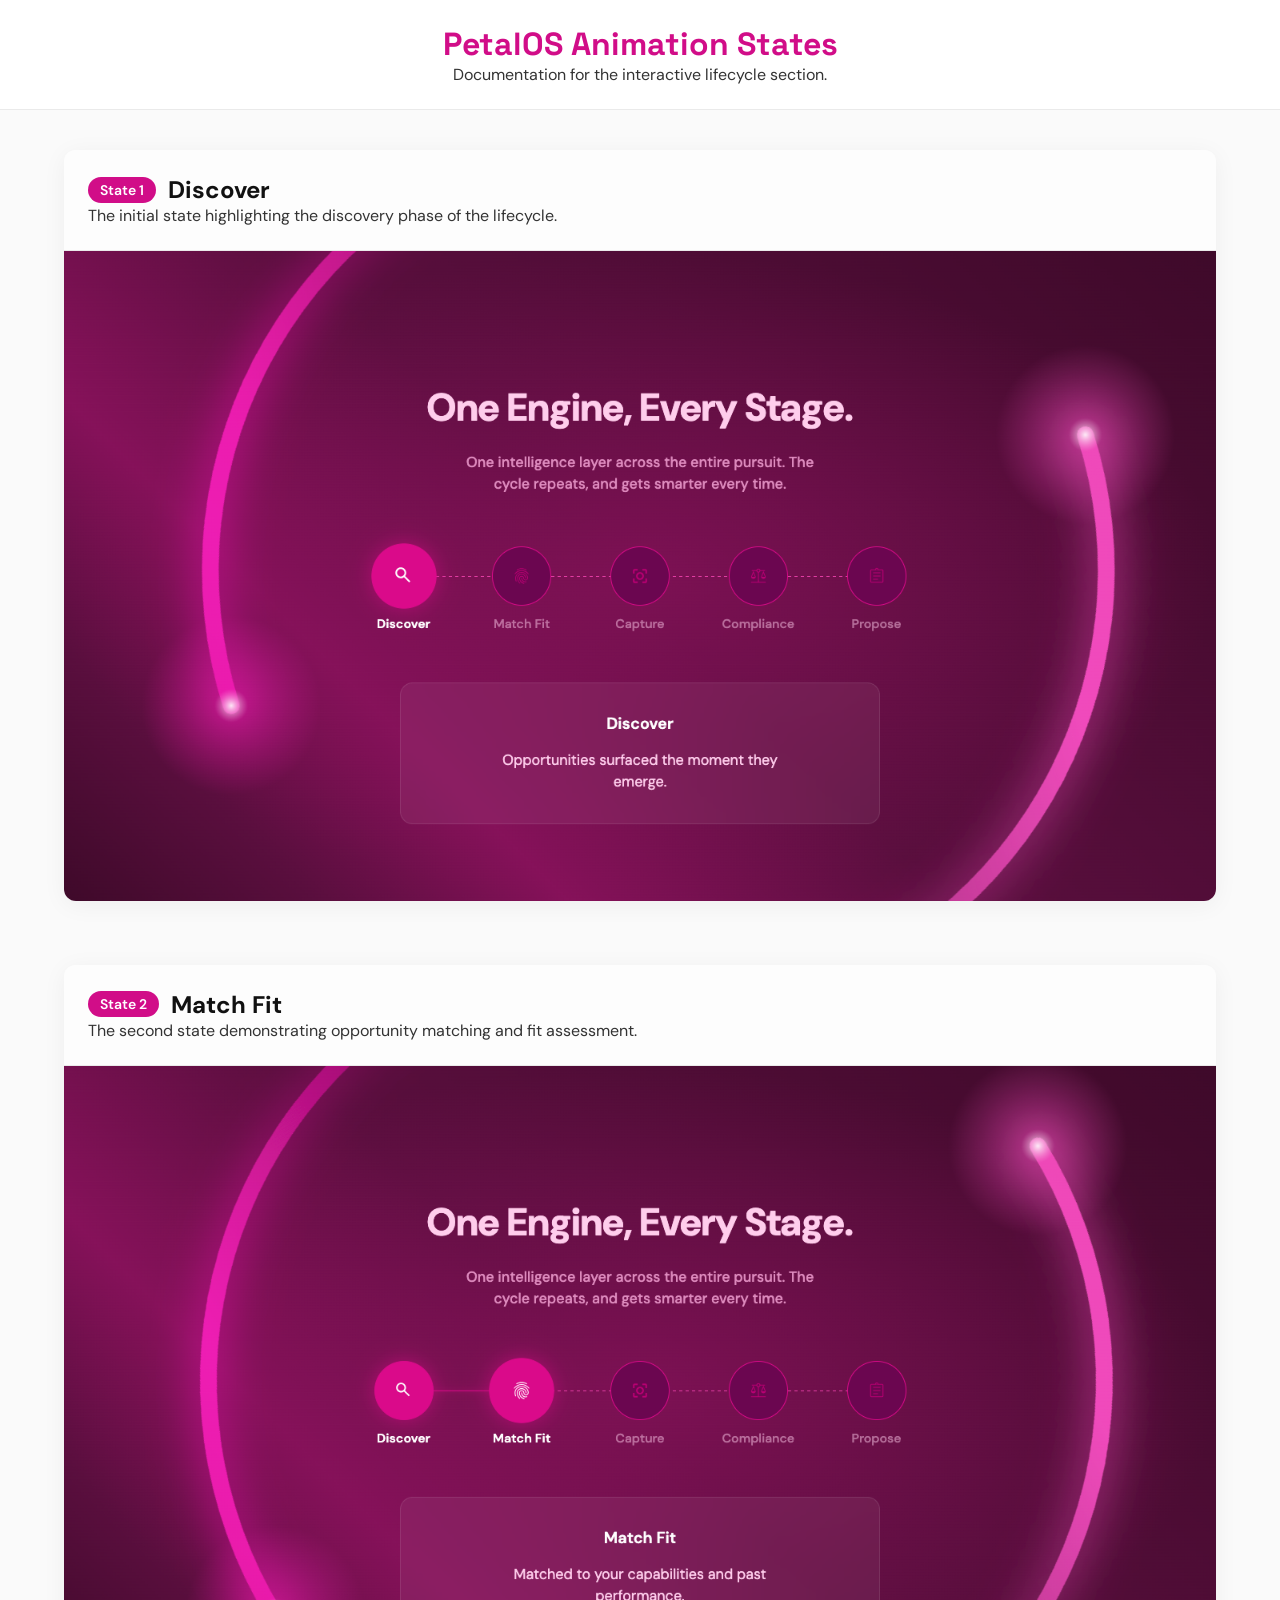
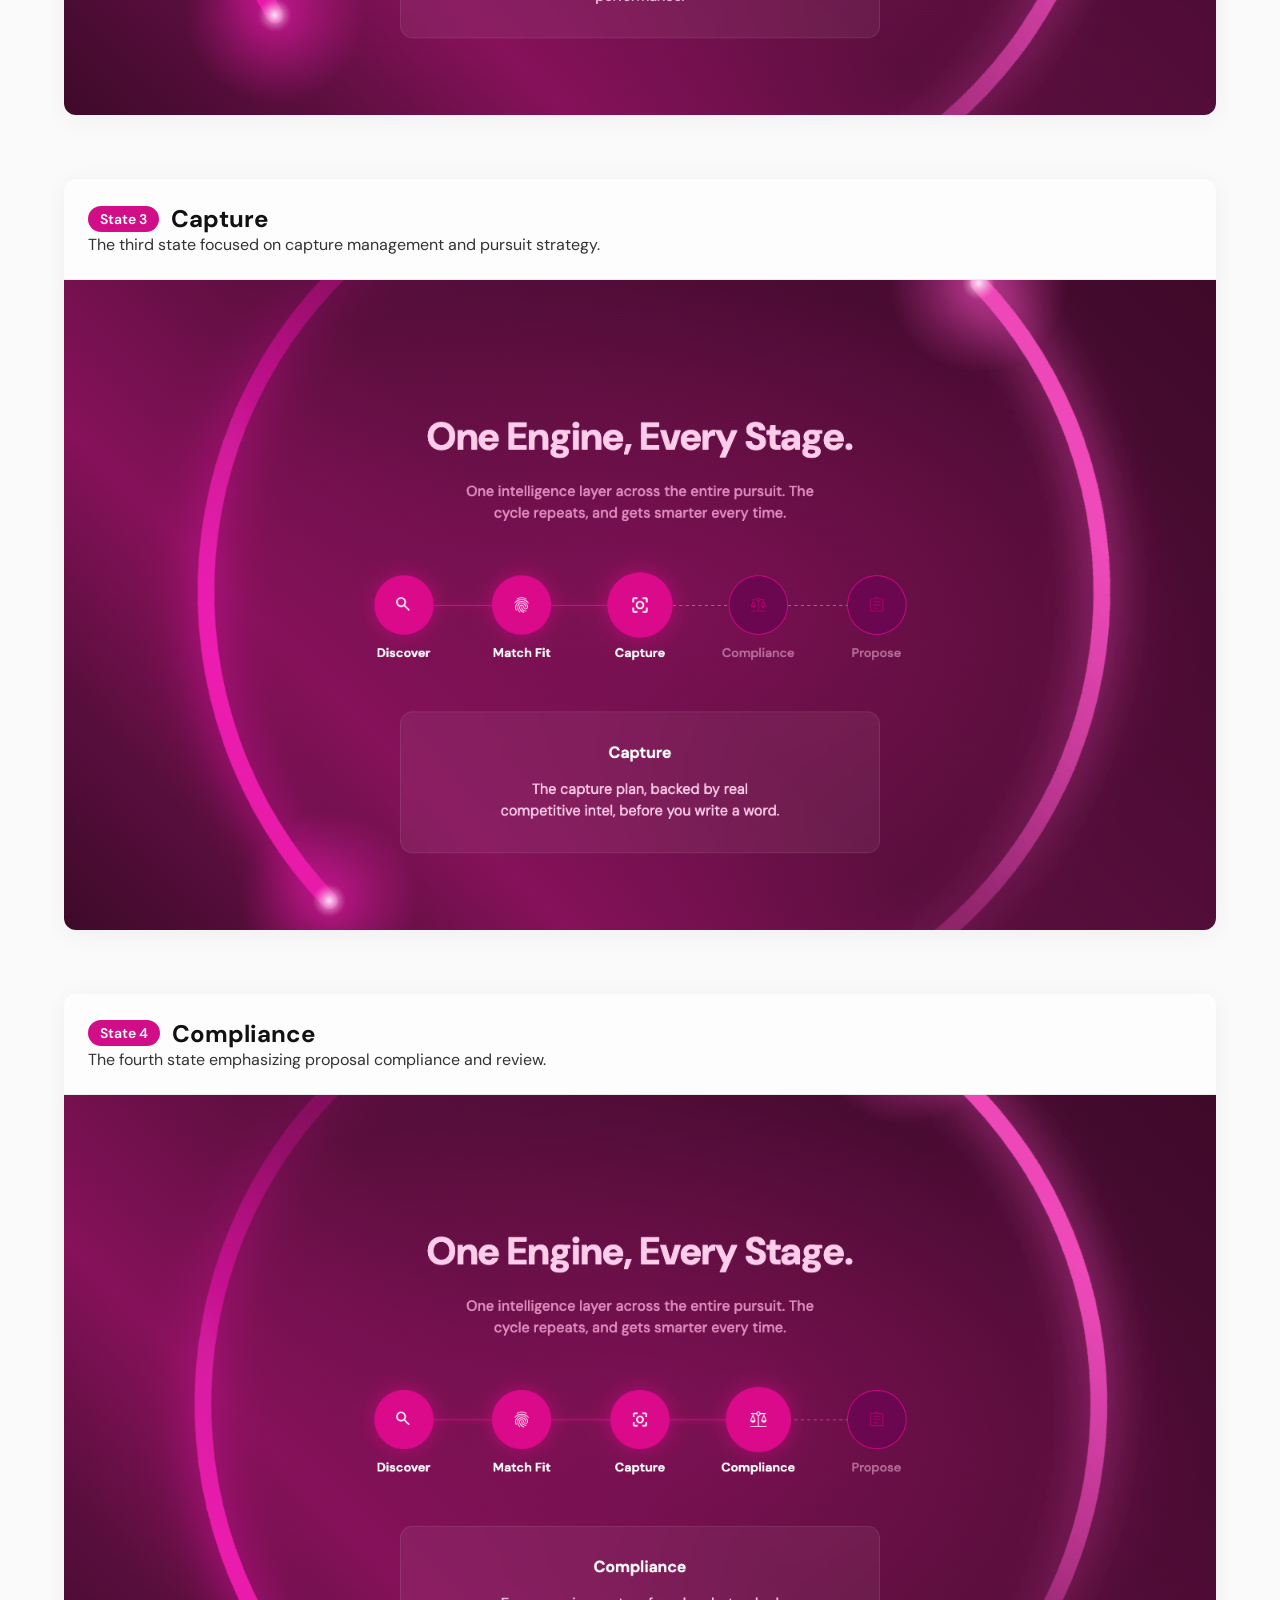
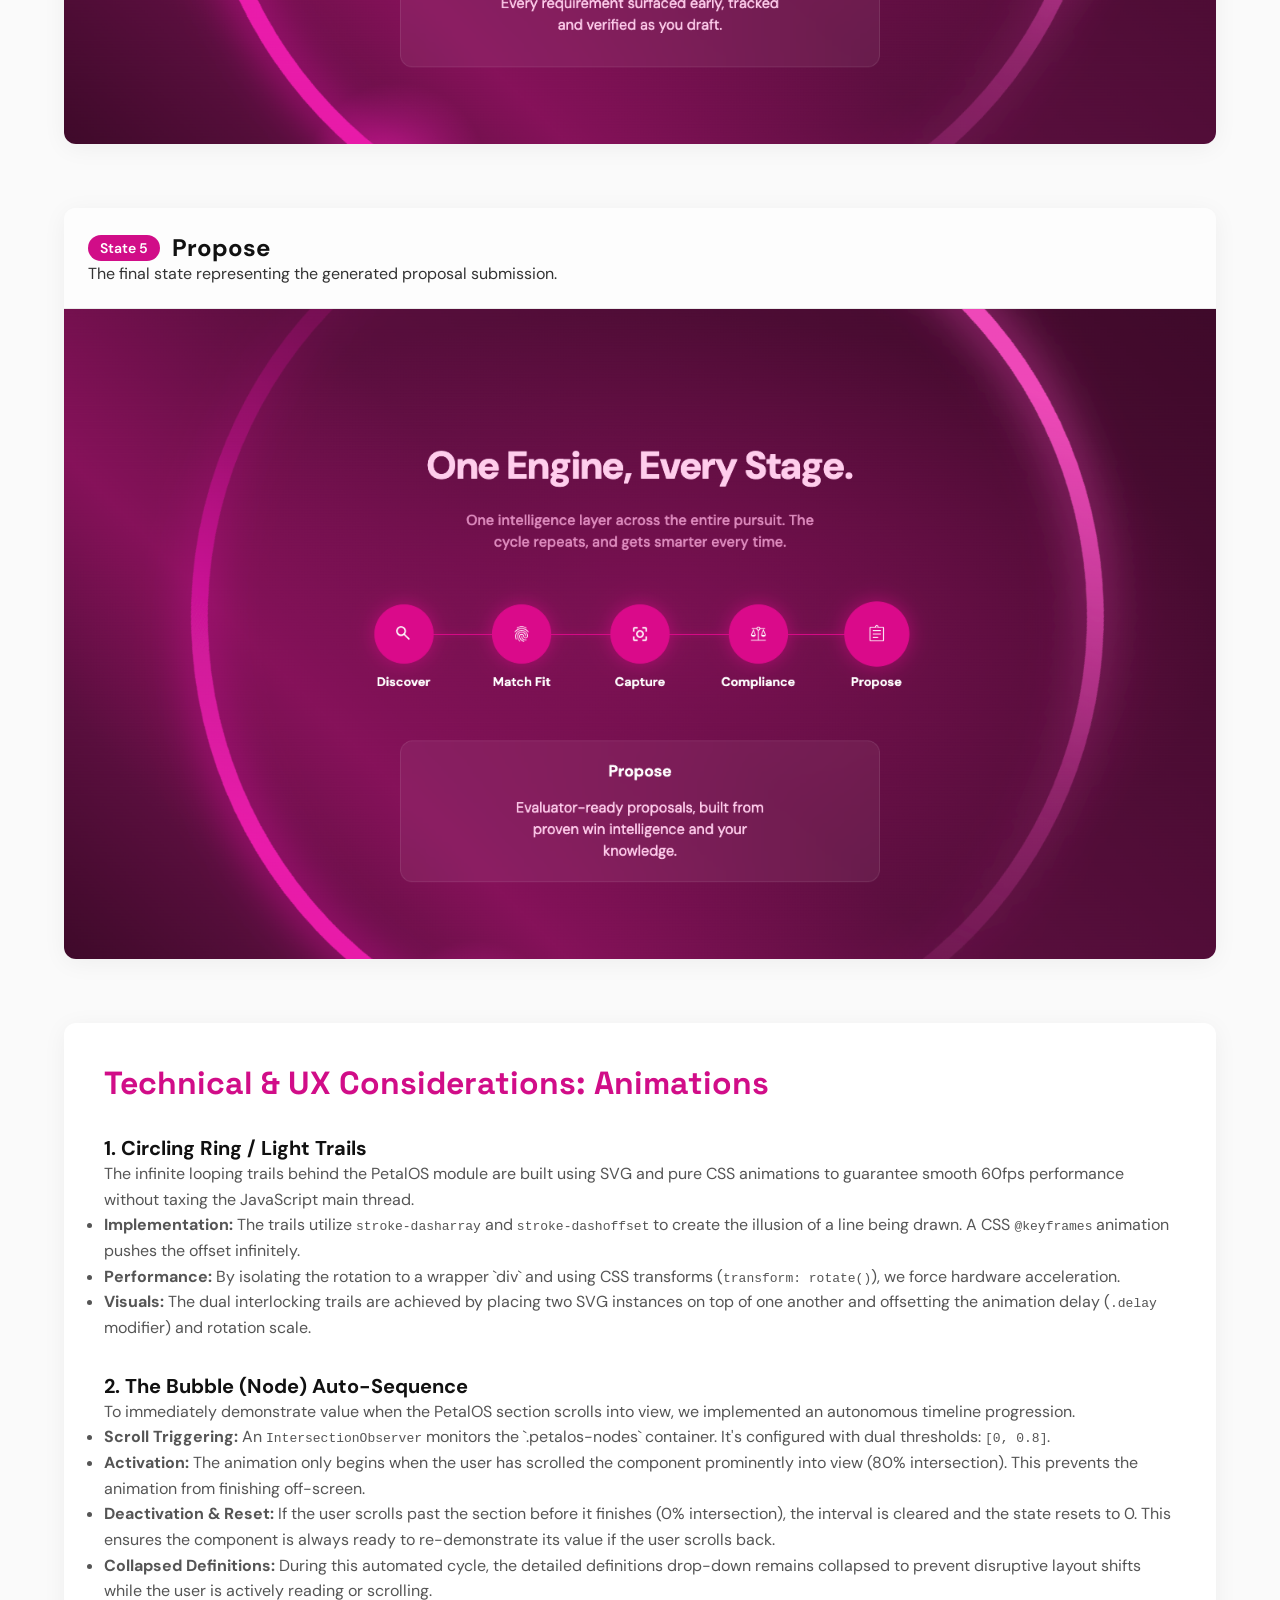
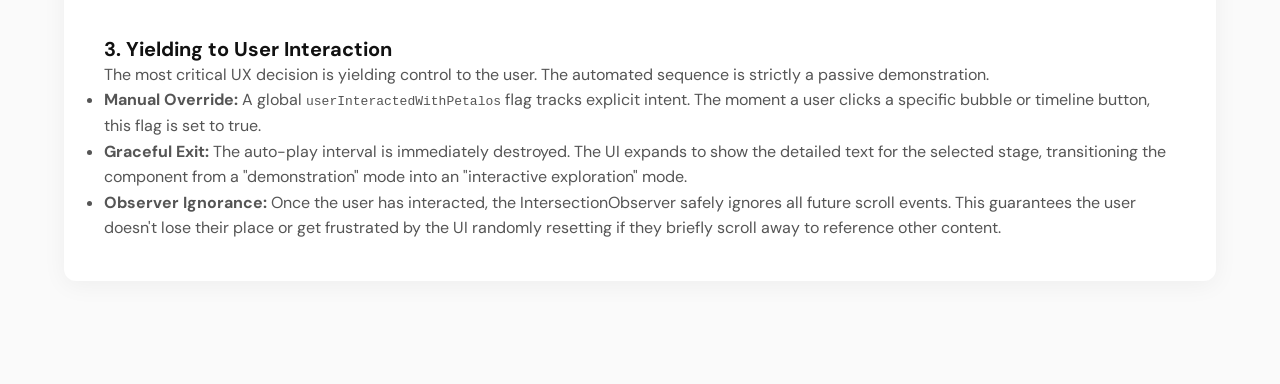
<file: petalos-documentation.html>
<!DOCTYPE html>
<html lang="en">
<head>
  <meta charset="UTF-8" />
  <meta name="viewport" content="width=device-width, initial-scale=1.0" />
  <title>PetalOS Animation States - Documentation</title>
  <link rel="stylesheet" href="./assets/index.css">
  <link rel="preconnect" href="https://fonts.googleapis.com">
  <link rel="preconnect" href="https://fonts.gstatic.com" crossorigin>
  <link href="https://fonts.googleapis.com/css2?family=DM+Sans:opsz,wght@9..40,400;9..40,500;9..40,600;9..40,700&family=Space+Grotesk:wght@400;500;600;700&family=Geist+Mono:wght@300;400;500;600;700&display=swap" rel="stylesheet">
  <style>
    body {
      background-color: #fafafa;
      margin: 0;
      min-height: 100vh;
      font-family: 'DM Sans', sans-serif;
      color: #333;
    }
    header {
      background: white;
      padding: 24px;
      border-bottom: 1px solid #eaeaea;
      text-align: center;
    }
    h1 {
      font-family: 'Space Grotesk', sans-serif;
      margin: 0;
      color: #D10D88;
    }
    main {
      max-width: 1200px;
      margin: 0 auto;
      padding: 40px 24px;
    }
    .state-container {
      margin-bottom: 64px;
      background: white;
      border-radius: 12px;
      box-shadow: 0 4px 24px rgba(0,0,0,0.05);
      overflow: hidden;
    }
    .state-header {
      padding: 24px;
      border-bottom: 1px solid #eaeaea;
      background: #fdfdfd;
    }
    .state-header h2 {
      margin: 0;
      font-size: 1.5rem;
      color: #111;
      display: flex;
      align-items: center;
      gap: 12px;
    }
    .state-badge {
      background: #D10D88;
      color: white;
      padding: 4px 12px;
      border-radius: 99px;
      font-size: 0.875rem;
      font-weight: 600;
    }
    .state-image {
      width: 100%;
      display: block;
      background: #f5f5f5;
    }
  </style>
</head>
<body>

  <header>
    <h1>PetalOS Animation States</h1>
    <p>Documentation for the interactive lifecycle section.</p>
  </header>

  <main>
    <div class="state-container">
      <div class="state-header">
        <h2><span class="state-badge">State 1</span> Discover</h2>
        <p>The initial state highlighting the discovery phase of the lifecycle.</p>
      </div>
      <img class="state-image" src="./assets/petalos_state_1.png" alt="PetalOS Discover State" />
    </div>

    <div class="state-container">
      <div class="state-header">
        <h2><span class="state-badge">State 2</span> Match Fit</h2>
        <p>The second state demonstrating opportunity matching and fit assessment.</p>
      </div>
      <img class="state-image" src="./assets/petalos_state_2.png" alt="PetalOS Match Fit State" />
    </div>

    <div class="state-container">
      <div class="state-header">
        <h2><span class="state-badge">State 3</span> Capture</h2>
        <p>The third state focused on capture management and pursuit strategy.</p>
      </div>
      <img class="state-image" src="./assets/petalos_state_3.png" alt="PetalOS Capture State" />
    </div>

    <div class="state-container">
      <div class="state-header">
        <h2><span class="state-badge">State 4</span> Compliance</h2>
        <p>The fourth state emphasizing proposal compliance and review.</p>
      </div>
      <img class="state-image" src="./assets/petalos_state_4.png" alt="PetalOS Compliance State" />
    </div>

    <div class="state-container">
      <div class="state-header">
        <h2><span class="state-badge">State 5</span> Propose</h2>
        <p>The final state representing the generated proposal submission.</p>
      </div>
      <img class="state-image" src="./assets/petalos_state_5.png" alt="PetalOS Propose State" />
    </div>
    <div class="state-container" style="padding: 40px; margin-top: 64px;">
      <h2 style="font-family: 'Space Grotesk', sans-serif; color: #D10D88; margin-top: 0; font-size: 2rem;">Technical & UX Considerations: Animations</h2>
      
      <div style="margin-top: 32px;">
        <h3 style="font-size: 1.25rem; color: #111;">1. Circling Ring / Light Trails</h3>
        <p style="line-height: 1.6; color: #555;">
          The infinite looping trails behind the PetalOS module are built using SVG and pure CSS animations to guarantee smooth 60fps performance without taxing the JavaScript main thread. 
        </p>
        <ul style="line-height: 1.6; color: #555;">
          <li><strong>Implementation:</strong> The trails utilize <code>stroke-dasharray</code> and <code>stroke-dashoffset</code> to create the illusion of a line being drawn. A CSS <code>@keyframes</code> animation pushes the offset infinitely.</li>
          <li><strong>Performance:</strong> By isolating the rotation to a wrapper `div` and using CSS transforms (<code>transform: rotate()</code>), we force hardware acceleration.</li>
          <li><strong>Visuals:</strong> The dual interlocking trails are achieved by placing two SVG instances on top of one another and offsetting the animation delay (<code>.delay</code> modifier) and rotation scale.</li>
        </ul>
      </div>

      <div style="margin-top: 32px;">
        <h3 style="font-size: 1.25rem; color: #111;">2. The Bubble (Node) Auto-Sequence</h3>
        <p style="line-height: 1.6; color: #555;">
          To immediately demonstrate value when the PetalOS section scrolls into view, we implemented an autonomous timeline progression.
        </p>
        <ul style="line-height: 1.6; color: #555;">
          <li><strong>Scroll Triggering:</strong> An <code>IntersectionObserver</code> monitors the `.petalos-nodes` container. It's configured with dual thresholds: <code>[0, 0.8]</code>.</li>
          <li><strong>Activation:</strong> The animation only begins when the user has scrolled the component prominently into view (80% intersection). This prevents the animation from finishing off-screen.</li>
          <li><strong>Deactivation & Reset:</strong> If the user scrolls past the section before it finishes (0% intersection), the interval is cleared and the state resets to 0. This ensures the component is always ready to re-demonstrate its value if the user scrolls back.</li>
          <li><strong>Collapsed Definitions:</strong> During this automated cycle, the detailed definitions drop-down remains collapsed to prevent disruptive layout shifts while the user is actively reading or scrolling.</li>
        </ul>
      </div>

      <div style="margin-top: 32px;">
        <h3 style="font-size: 1.25rem; color: #111;">3. Yielding to User Interaction</h3>
        <p style="line-height: 1.6; color: #555;">
          The most critical UX decision is yielding control to the user. The automated sequence is strictly a passive demonstration.
        </p>
        <ul style="line-height: 1.6; color: #555;">
          <li><strong>Manual Override:</strong> A global <code>userInteractedWithPetalos</code> flag tracks explicit intent. The moment a user clicks a specific bubble or timeline button, this flag is set to true.</li>
          <li><strong>Graceful Exit:</strong> The auto-play interval is immediately destroyed. The UI expands to show the detailed text for the selected stage, transitioning the component from a "demonstration" mode into an "interactive exploration" mode.</li>
          <li><strong>Observer Ignorance:</strong> Once the user has interacted, the IntersectionObserver safely ignores all future scroll events. This guarantees the user doesn't lose their place or get frustrated by the UI randomly resetting if they briefly scroll away to reference other content.</li>
        </ul>
      </div>
    </div>
  </main>

</body>
</html>
</file>
<file: assets/index.css>
@import "https://fonts.googleapis.com/css2?family=DM+Sans:ital,opsz,wght@0,9..40,100..1000;1,9..40,100..1000&display=swap";
* {
  margin: 0;
  padding: 0;
  box-sizing: border-box;
}
:root {
  --font: "DM Sans", sans-serif;
  --line-hero: 120%;
  --line-headers: 130%;
  --line-body: 150%;
  --space-xxs: 0.25rem;
  --space-xs: 0.5rem;
  --space-sm: 0.75rem;
  --space-md: 1rem;
  --space-ml: 1.5rem;
  --space-lg: 2rem;
  --space-xl: 4.5rem;
  --radius-xs: 0.375rem;
  --radius-sm: 0.5rem;
  --radius-reg: 0.75rem;
  --radius-med: 1rem;
  --color-white: #ffffff;
  --color-black: #000000;
  --color-gray-light: #f2f2f2;
  --color-gray-border: #e5e5e5;
  --color-gray-text: #666666;
  --color-gray-subtext: #4f4f4f;
  --color-gray-placeholder: #888888;
  --color-dark: #0f172a;
  --color-primary: #a21671;
  --color-primary-hover: #87125f;
  --color-link-blue: #0868de;
  --color-astric-red: #ed0707;
  --color-cerise-600: #da0a8a;
  --color-cerise-700: #ba0073;
  --color-cerise-800: #a21671;
  --color-cerise-900: #7c0059;
  --color-cerise-950: #5a1750;
}
.text-hero-xl {
  font-size: 3.75rem;
  font-weight: 500;
  letter-spacing: -0.25px;
  line-height: var(--line-hero);
}
.text-header-section {
  font-size: 3rem;
  font-weight: 500;
  line-height: var(--line-headers);
}
.text-header-subsection {
  font-size: 2rem;
  font-weight: 500;
  letter-spacing: -0.5px;
  line-height: var(--line-headers);
}
.text-header-subsection-sm {
  font-size: 1.5rem;
  font-weight: 500;
}
.text-body {
  font-size: 1.125rem;
  font-weight: 400;
  line-height: var(--line-body);
}
.text-label {
  font-size: 1rem;
  font-weight: 600;
}
.text-label-xs {
  font-size: 0.875rem;
  font-weight: 400;
}
.button-cta {
  background-color: var(--color-primary);
  border: none;
  border-radius: var(--radius-reg);
  padding: 0.5rem 1rem;
  color: #fff;
  cursor: pointer;
  transition: background-color 0.2s ease;
  width: fit-content;
  text-decoration: none;
  font-size: 1rem;
}
.button-cta:hover {
  background-color: var(--color-primary-hover);
}
button,
input,
select,
textarea {
  font-family: inherit;
}
.App {
  display: flex;
  flex-direction: column;
  max-width: none;
  overflow-x: clip;
}
html,
body,
#root,
.App {
  margin: 0;
  padding: 0;
  width: 100%;
  min-height: 100vh;
  height: fit-content;
  max-width: none;
  box-sizing: border-box;
  scroll-behavior: smooth;
}
.main-content {
  max-width: none;
  margin: 0 auto;
  padding: 0 100px;
  width: 100%;
  min-height: calc(100vh - 507px);
}
body {
  font-family: var(--font);
}
@media (max-width: 1640px) {
  .main-content {
    padding: 0 50px;
  }
}
@media (max-width: 768px) {
  .main-content {
    padding: 0 20px;
  }
}
@media (max-width: 480px) {
  .main-content {
    padding: 0 16px;
  }
}
._captureHero_sflni_1 {
  display: flex;
  align-items: center;
  gap: var(--space-xl);
  padding: var(--space-xl);
  border-radius: var(--radius-med);
  background-image: url(./top-D85ys1nZ.svg);
  background-size: cover;
  background-position: center;
  background-repeat: no-repeat;
  color: var(--color-white);
}
._captureText_sflni_14,
._CapturecardList_sflni_21 {
  flex: 1;
  display: flex;
  flex-direction: column;
  gap: var(--space-sm);
}
._Capturecard_sflni_21 {
  flex: 1;
  min-width: 0;
  width: 100%;
  gap: var(--space-sm);
  border-radius: var(--radius-reg);
  padding: var(--space-lg);
  background: #fff;
  color: #000;
  display: flex;
  justify-content: space-between;
  align-items: flex-start;
  align-content: center;
  box-shadow: 0 2px 6px #00000014;
  max-width: 500px;
}
._Capturelogo_sflni_45 {
  width: 60px;
  height: 60px;
  object-fit: contain;
}
._CapturecardRight_sflni_51 {
  flex: 1;
  min-width: 0;
  display: flex;
  flex-direction: column;
  align-items: flex-start;
  gap: var(--space-xxs);
}
._CapturecardTitle_sflni_60 {
  width: 100%;
  white-space: nowrap;
  overflow: hidden;
  text-overflow: ellipsis;
}
._CapturecardMeta_sflni_67 {
  color: var(--color-gray-text);
  width: 100%;
  height: fit-content;
}
._Capturelink_sflni_73 {
  text-decoration: underline;
  color: var(--color-gray-text);
}
._Capturebadge_sflni_78 {
  background-color: #dcfce7;
  color: #16a600;
  line-height: 1;
  padding: var(--space-xs) var(--space-sm);
  border-radius: var(--radius-sm);
  white-space: nowrap;
  height: fit-content;
  flex-shrink: 0;
}
@media (max-width: 1100px) {
  ._captureHero_sflni_1 {
    flex-direction: column;
    padding: var(--space-lg);
    background-image: url(./top-Bb5X0Fje.png);
  }
}
@media (max-width: 600px) {
  ._Capturelogo_sflni_45 {
    width: 40px;
    height: 40px;
  }
  ._CapturecardList_sflni_21 {
    width: 100%;
    height: fit-content;
  }
  ._CapturecardTitle_sflni_60 {
    white-space: normal;
    display: -webkit-box;
    -webkit-line-clamp: 2;
    line-clamp: 2;
    -webkit-box-orient: vertical;
    overflow: hidden;
    text-overflow: ellipsis;
  }
}
._capturedSection_b2s18_1 {
  display: flex;
  align-items: stretch;
  justify-content: center;
  gap: var(--space-xl);
}
._capturedHeading_b2s18_8 {
  flex: 0 0 350px;
}
._capturedContent_b2s18_12 {
  flex: 1;
  display: flex;
  align-items: stretch;
  gap: var(--space-lg);
}
._capturedImageWrapper_b2s18_19 {
  position: relative;
  flex: 1;
  display: flex;
  flex-direction: column;
  justify-content: flex-end;
  overflow: hidden;
  border-radius: var(--radius-med);
}
._capturedImage_b2s18_19 {
  position: absolute;
  top: 0;
  right: 0;
  bottom: 0;
  left: 0;
  width: 100%;
  height: 100%;
  object-fit: cover;
}
._capturedAlertList_b2s18_37 {
  position: relative;
  display: flex;
  flex-direction: column;
  gap: var(--space-xs);
  padding: var(--space-md);
}
._capturedAlert_b2s18_37 {
  display: flex;
  align-items: center;
  gap: var(--space-sm);
  padding: var(--space-sm);
  border-radius: var(--radius-reg);
  background-color: #ffffffbf;
  color: var(--color-black);
  box-shadow: 0 2px 6px #0000001a;
}
._capturedAlertLogo_b2s18_56 {
  width: 30px;
  height: 30px;
  flex-shrink: 0;
}
._capturedAlertText_b2s18_62 {
  flex: 1;
}
._capturedAlertSubtext_b2s18_66,
._capturedAlertTime_b2s18_67 {
  color: var(--color-gray-text);
}
._capturedAlertTime_b2s18_67 {
  margin-left: auto;
}
._capturedInfoList_b2s18_75 {
  flex: 1;
  display: flex;
  flex-direction: column;
  gap: var(--space-lg);
}
._capturedInfoCard_b2s18_82 {
  background-color: var(--color-gray-light);
  border-radius: var(--radius-reg);
  padding: var(--space-lg);
  display: flex;
  flex-direction: column;
  align-items: flex-start;
  gap: var(--space-md);
  width: 100%;
  height: fit-content;
}
._capturedInfoIcon_b2s18_94 {
  display: flex;
  align-items: center;
  justify-content: center;
  height: 60px;
  width: 60px;
  border-radius: var(--radius-sm);
  background-color: #0a60651a;
  color: #0a6065;
}
._capturedInfoText_b2s18_105 {
  display: flex;
  flex-direction: column;
  gap: var(--space-xs);
}
._capturedInfoBody_b2s18_111 {
  color: var(--color-gray-placeholder);
}
@media (max-width: 1100px) {
  ._capturedSection_b2s18_1 {
    flex-direction: column;
    padding: 0;
    gap: var(--space-lg);
  }
  ._capturedHeading_b2s18_8 {
    flex: none;
    width: 100%;
  }
}
@media (max-width: 900px) {
  ._capturedContent_b2s18_12 {
    flex-direction: column;
  }
  ._capturedImageWrapper_b2s18_19 {
    min-height: 400px;
  }
}
._securitySection_ww5ec_2 {
  position: relative;
  background-color: #020b0a;
  overflow: hidden;
  font-family:
    DM Sans,
    sans-serif;
  width: 100%;
  height: fit-content;
  padding: var(--space-xl);
  display: flex;
  justify-content: space-around;
  border-radius: 20px;
}
._backgroundOverlay_ww5ec_15 {
  position: absolute;
  top: 0;
  left: 0;
  width: 100%;
  height: 100%;
  background-image: url(./background-LdMVWLKG.png);
  background-size: contain;
  background-position: left;
  background-repeat: no-repeat;
  opacity: 0;
  transition: opacity 3.5s ease-in-out;
  z-index: 1;
}
._sectionVisible_ww5ec_30 ._backgroundOverlay_ww5ec_15 {
  opacity: 1;
}
._content_ww5ec_34 {
  position: relative;
  z-index: 2;
  display: flex;
  flex-direction: row;
  align-items: flex-start;
  width: 100%;
  justify-content: space-between;
  gap: var(--space-xl);
}
._heading_ww5ec_45 {
  flex: 1;
  display: flex;
  flex-direction: column;
  align-items: flex-start;
  max-width: 50%;
  opacity: 0;
  transform: translate(-20%);
  transition: all 1s ease-out;
}
._headingVisible_ww5ec_56 {
  opacity: 1;
  transform: translate(0);
}
._head_ww5ec_45 {
  color: #fff;
}
._line_ww5ec_65 {
  color: #00c4b4;
}
._cards_ww5ec_69 {
  display: flex;
  flex-direction: column;
  flex: 1;
  gap: var(--space-lg);
}
._card_ww5ec_69 {
  background-color: #f4f7f9;
  padding: var(--space-lg);
  border-radius: var(--radius-reg);
  display: flex;
  flex-direction: column;
  opacity: 0;
  transform: scale(0.9);
}
@keyframes _fadePop_ww5ec_1 {
  0% {
    opacity: 0;
    transform: scale(0.9);
  }
  10% {
    opacity: 0.1;
    transform: scale(0.91);
  }
  20% {
    opacity: 0.2;
    transform: scale(0.92);
  }
  30% {
    opacity: 0.3;
    transform: scale(0.93);
  }
  40% {
    opacity: 0.4;
    transform: scale(0.94);
  }
  50% {
    opacity: 0.5;
    transform: scale(0.95);
  }
  60% {
    opacity: 0.6;
    transform: scale(0.96);
  }
  70% {
    opacity: 0.7;
    transform: scale(0.97);
  }
  80% {
    opacity: 0.8;
    transform: scale(0.98);
  }
  90% {
    opacity: 0.9;
    transform: scale(0.99);
  }
  to {
    opacity: 1;
    transform: scale(1);
  }
}
._cardAnimate1_ww5ec_133,
._cardAnimate2_ww5ec_137,
._cardAnimate3_ww5ec_141 {
  animation: _fadePop_ww5ec_1 1s ease-out forwards;
}
._text_ww5ec_145 {
  padding-top: var(--space-md);
}
._text_ww5ec_145 h3 {
  padding-bottom: var(--space-sm);
  color: #333;
}
._desc_ww5ec_154 {
  color: #666;
}
._icon_ww5ec_158 {
  width: 60px;
  height: 60px;
  display: flex;
  align-items: center;
  justify-content: center;
  border-radius: var(--radius-sm);
  background-color: #0a60651a;
  color: #0a6065;
}
@media (max-width: 900px) {
  ._backgroundOverlay_ww5ec_15 {
    background-size: cover;
    background-position: center;
  }
  ._content_ww5ec_34 {
    flex-direction: column;
  }
  ._heading_ww5ec_45 {
    max-width: 100%;
  }
}
._main-container_d3vj6_1 {
  display: flex;
  width: 100%;
  height: fit-content;
  margin: 0 auto;
  padding: 0 0 100px;
  justify-content: space-between;
  gap: var(--space-xl);
}
._text-section_d3vj6_11 {
  flex: 1;
  opacity: 0;
  transform: translate(-100px);
  transition: all 1s ease-in-out;
  display: flex;
  flex-direction: column;
  gap: var(--space-sm);
}
._text-visible_d3vj6_21 {
  opacity: 1;
  transform: translate(0);
}
._form-section_d3vj6_26 {
  flex: 1;
  transition-delay: 0.5s;
  opacity: 0;
  transform: scale(0.95);
  transition: all 2s ease-in-out;
  align-content: center;
}
._form-visible_d3vj6_35 {
  opacity: 1;
  transform: scale(1);
}
._text-header-subsection-fw_d3vj6_39 {
  font-weight: 400;
}
._form_d3vj6_26 {
  display: flex;
  flex-direction: column;
  gap: 24px;
}
._name-row_d3vj6_49 {
  display: flex;
  gap: 24px;
}
._field_d3vj6_54 {
  display: flex;
  flex-direction: column;
  gap: var(--space-xs);
  flex: 1;
}
._label_d3vj6_63 {
  display: block;
  width: fit-content;
  height: fit-content;
  font-family: "Open Sans", var(--font);
  font-size: 16px;
  font-weight: 400;
  line-height: 16px;
  letter-spacing: 0px;
  color: var(--color-gray-subtext);
}
._ast_d3vj6_75 {
  color: #ed0707;
}
._input_d3vj6_79 {
  width: 100%;
  border-radius: var(--radius-sm);
  border: 1.5px solid var(--color-gray-border);
  padding: var(--space-md);
  color: var(--color-black);
  outline: none;
  font-family: var(--font);
  font-size: 1rem;
}
._input_d3vj6_79:focus {
  border-color: var(--color-primary);
}
._submit-btn_d3vj6_94 {
  display: flex;
  align-items: center;
  justify-content: center;
  font-family: var(--font);
  padding: 12px 24px;
  font-weight: 700;
  font-size: 18px;
  background-color: var(--color-primary);
  color: var(--color-white);
  border: none;
  border-radius: 100px;
  cursor: pointer;
  transition: background-color 0.2s ease;
}
._submit-btn_d3vj6_94:hover {
  background-color: var(--color-primary-hover);
}
@media (max-width: 1024px) {
  ._main-container_d3vj6_1 {
    align-items: stretch;
    padding: 0 24px 100px;
    gap: var(--space-lg);
    box-sizing: border-box;
  }
  ._text-section_d3vj6_11 {
    width: 100%;
    height: fit-content;
    transform: none;
    text-align: left;
  }
}
@media (max-width: 786px) {
  ._main-container_d3vj6_1 {
    flex-direction: column;
    align-items: stretch;
    padding: 0 24px 100px;
    box-sizing: border-box;
    width: 100%;
    height: fit-content;
  }
  ._text-section_d3vj6_11 {
    width: 100%;
    height: fit-content;
    transform: none;
    text-align: left;
  }
}
@media (max-width: 440px) {
  ._main-container_d3vj6_1 {
    flex-direction: column;
    align-items: stretch;
    padding: 0 12px 100px;
    gap: var(--space-lg);
    box-sizing: border-box;
    width: 100%;
    height: fit-content;
  }
  ._text-section_d3vj6_11 {
    width: 100%;
    height: fit-content;
    transform: none;
    text-align: left;
  }
  ._form_d3vj6_26 {
    width: 100%;
    height: auto;
    gap: 24px;
    padding: 0;
    background: var(--color-white);
    border-radius: var(--radius-sm);
    box-shadow: 0 2px 12px #00000008;
  }
  ._name-row_d3vj6_49 {
    flex-direction: column;
    width: 100%;
    height: auto;
    gap: 24px;
  }
  ._label_d3vj6_63 {
    width: 100%;
  }
  ._input_d3vj6_79 {
    width: 100%;
    min-width: 0;
    box-sizing: border-box;
    font-size: 1rem;
    padding: var(--space-xs) var(--space-sm);
    border-radius: var(--radius-xs);
    border: 1.5px solid var(--color-gray-border);
    background: #fafbfc;
    color: var(--color-black);
  }
  ._submit-btn_d3vj6_94 {
    width: 100%;
    min-width: 0;
    box-sizing: border-box;
    font-size: 1.125rem;
    padding: var(--space-md) var(--space-lg);
    box-shadow: 0 2px 8px #a2167114;
  }
  ._submit-btn_d3vj6_94:active,
  ._submit-btn_d3vj6_94:focus {
    background-color: var(--color-cerise-900);
  }
}
._approachContainer_1jivr_1 {
  width: 100%;
  display: flex;
  flex-direction: column;
  gap: var(--space-xl);
}
._heroSection_1jivr_8 {
  display: grid;
  grid-template-columns: 1fr 1fr;
  align-items: center;
  width: 100%;
  min-height: 200px;
  overflow: hidden;
  gap: var(--space-xl);
}
._heroLeft_1jivr_18 {
  display: flex;
  flex-direction: column;
  gap: var(--space-sm);
  justify-content: center;
}
._heroRight_1jivr_25 {
  overflow: hidden;
}
._heroImage_1jivr_29 {
  width: 100%;
  height: auto;
  display: block;
}
._approachLabel_1jivr_35 {
  text-transform: uppercase;
  letter-spacing: 1px;
}
._approachCards_1jivr_40 {
  display: flex;
  gap: var(--space-lg);
}
._card_1jivr_45 {
  flex: 1;
  display: flex;
  flex-direction: column;
  gap: var(--space-sm);
  border-radius: var(--radius-med);
  padding: var(--space-lg);
  background-color: var(--color-gray-light);
}
._cardNumber_1jivr_55 {
  color: #5a1750;
}
._approachBottom_1jivr_59 {
  display: grid;
  grid-template-columns: 1fr 1fr;
  align-items: center;
  gap: var(--space-xl);
}
._teamText_1jivr_66 {
  display: flex;
  flex-direction: column;
  gap: var(--space-sm);
}
._statBox_1jivr_72 {
  flex: 1;
  display: flex;
  flex-direction: column;
  gap: var(--space-lg);
  border-radius: var(--radius-med);
  padding: var(--space-xl) var(--space-lg);
  background-color: #5a1750;
  color: var(--color-white);
}
._coinsWrapper_1jivr_83 {
  width: 170px;
  height: 80px;
}
._coins_1jivr_83 {
  background: url(./coins-DIjJDhd2.png) no-repeat center center;
  background-size: contain;
  width: 100%;
  height: 100%;
}
._integrate_1jivr_95 {
  display: grid;
  grid-template-columns: 1fr 1fr;
  align-items: center;
  gap: var(--space-xl);
}
._hexLogos_1jivr_103 {
  display: flex;
  justify-content: flex-end;
}
._hexLogos_1jivr_103 img {
  width: 100%;
  height: auto;
}
@media (max-width: 900px) {
  ._heroSection_1jivr_8 {
    grid-template-columns: 1fr;
  }
  ._approachCards_1jivr_40 {
    flex-direction: column;
  }
  ._approachBottom_1jivr_59,
  ._integrate_1jivr_95 {
    grid-template-columns: 1fr;
  }
  ._hexLogos_1jivr_103 {
    justify-content: flex-start;
    width: 100%;
  }
  ._hexLogos_1jivr_103 img {
    width: 100%;
    height: auto;
  }
}
@media (max-width: 440px) {
  ._approachContainer_1jivr_1 {
    gap: var(--space-lg);
  }
  ._statBox_1jivr_72 {
    padding: var(--space-lg);
  }
}
._security-container_tfawg_1 {
  width: 100%;
  height: fit-content;
  display: flex;
  flex-direction: column;
  gap: 48px;
  text-align: center;
}
._security-heading_tfawg_10 {
  width: 100%;
  height: fit-content;
  gap: 10px;
}
._security-heading-h2_tfawg_16 {
  font-family: DM Sans;
  font-size: 48px;
  font-weight: 600;
  line-height: 100%;
  color: #231f20;
}
._highlight_tfawg_24 {
  background: linear-gradient(90deg, #057c80, #40aea8, #057c80);
  -webkit-background-clip: text;
  -webkit-text-fill-color: transparent;
  color: transparent;
}
._security-cards_tfawg_31 {
  width: 100%;
  height: fit-content;
  gap: 16px;
  display: flex;
  justify-content: space-between;
}
._security-card_tfawg_31 {
  width: 100%;
  height: auto;
  background-color: #f9f9f9;
  padding: 24px;
  gap: 12px;
  border-radius: 16px;
  text-align: left;
}
._security-icon_tfawg_49 {
  width: 60px;
  height: 60px;
  border-radius: 8px;
  gap: 10px;
}
._security-card-content-1_tfawg_56,
._security-card-content-2_tfawg_64 {
  display: flex;
  flex-direction: column;
  width: fit-content;
  height: fit-content;
  gap: 12px;
}
._card-title_tfawg_72 {
  margin-bottom: 8px;
  color: #231f20;
  font-family: DM Sans;
  font-weight: 700;
  font-size: 18px;
  line-height: 100%;
  letter-spacing: 0px;
  padding-top: 25px;
}
._card-desc_tfawg_83 {
  font-family: DM Sans;
  font-weight: 400;
  font-size: 18px;
  color: #888;
  letter-spacing: 0px;
  width: 357.3333435058594;
  height: 92;
  line-height: 100%;
}
@media (max-width: 786px) {
  ._security-container_tfawg_1 {
    width: fit-content;
    height: fit-content;
    gap: 24px;
    padding: 0 16px;
  }
  ._security-heading-h2_tfawg_16 {
    font-size: 36px;
    line-height: 120%;
    width: fit-content;
    height: fit-content;
  }
  ._security-cards_tfawg_31 {
    flex-direction: column;
    gap: 24px;
    width: fit-content;
    height: fit-content;
  }
  ._security-card_tfawg_31 {
    width: fit-content;
    height: fit-content;
    padding: 24px;
  }
  ._security-icon_tfawg_49 {
    width: 60px;
    height: 60px;
  }
  ._security-card-content-1_tfawg_56,
  ._security-card-content-2_tfawg_64 {
    width: fit-content;
    height: fit-content;
  }
  ._card-title_tfawg_72 {
    font-size: 20px;
    padding-top: 16px;
  }
  ._card-desc_tfawg_83 {
    font-size: 18px;
    width: 100%;
    height: auto;
  }
}
._proposeSection_1oucs_1 {
  background-image: url(./propose-background-Q1OCzLKa.png);
  background-repeat: no-repeat;
  background-position: top;
  background-size: cover;
  border-radius: var(--radius-med);
  padding: var(--space-xl);
  display: grid;
  grid-template-columns: 1fr 1fr;
  align-items: center;
  gap: var(--space-xl);
  color: var(--color-white);
}
._proposeText_1oucs_15 {
  display: flex;
  flex-direction: column;
  gap: var(--space-sm);
}
._proposeImage_1oucs_21 {
  background-color: #ffffff4d;
  padding: var(--space-sm);
  border-radius: var(--radius-reg);
  overflow: hidden;
}
._proposeImage_1oucs_21 img {
  display: block;
  width: 100%;
  height: auto;
  border-radius: var(--radius-reg);
}
@media (max-width: 900px) {
  ._proposeSection_1oucs_1 {
    grid-template-columns: 1fr;
    padding: var(--space-lg);
  }
}
._proposeFeatures_uyn1n_1 {
  display: flex;
  flex-direction: column;
  gap: var(--space-lg);
}
._featuresGrid_uyn1n_7 {
  display: flex;
  flex-direction: row;
  align-items: stretch;
  gap: var(--space-lg);
}
._cardLarge_uyn1n_14 {
  flex: 1;
  display: flex;
  flex-direction: column;
  justify-content: space-between;
  gap: var(--space-lg);
  background-color: #f9f9f9;
  border-radius: var(--radius-med);
  padding: var(--space-lg);
}
._blockCards_uyn1n_25 {
  flex: 2;
  display: grid;
  grid-template-columns: repeat(2, 1fr);
  gap: var(--space-lg);
}
._card_uyn1n_14 {
  background-color: #f9f9f9;
  border-radius: var(--radius-med);
  padding: var(--space-lg);
  display: flex;
  flex-direction: column;
  justify-content: space-between;
  gap: var(--space-lg);
}
._cardText_uyn1n_42 {
  display: flex;
  flex-direction: column;
  gap: var(--space-xs);
}
._classGenerating_uyn1n_48 {
  background-color: var(--color-white);
  border-radius: var(--radius-reg);
  flex: 1;
  gap: var(--space-md);
  padding: var(--space-md) var(--space-lg);
  display: flex;
  flex-direction: column;
  justify-content: center;
  align-items: center;
  overflow: hidden;
}
._classGenerating_uyn1n_48 img:first-of-type {
  scale: 120%;
}
._loaderImg_uyn1n_65 {
  animation: _spin_uyn1n_1 1s linear infinite;
}
@keyframes _spin_uyn1n_1 {
  0% {
    transform: rotate(0);
  }
  to {
    transform: rotate(360deg);
  }
}
._imageWrapper_uyn1n_74 {
  flex: 1;
  overflow: hidden;
  display: flex;
  justify-content: center;
  align-items: center;
}
._imageWrapper_uyn1n_74 img {
  width: 100%;
  height: auto;
  display: block;
}
._complianceWrapper_uyn1n_88 img {
  width: 100%;
  height: 100%;
  object-fit: fill;
  border-radius: var(--radius-reg);
}
@media (max-width: 900px) {
  ._featuresGrid_uyn1n_7 {
    flex-direction: column;
  }
  ._classGenerating_uyn1n_48 {
    min-height: 280px;
    flex: none;
  }
}
@media (max-width: 440px) {
  ._blockCards_uyn1n_25 {
    display: flex;
    flex-direction: column;
  }
  ._classGenerating_uyn1n_48 {
    min-height: 220px;
  }
}
._buildTeamsMain_dqvvu_1 {
  width: 100%;
  height: fit-content;
}
._buildTeamsContainer_dqvvu_5 {
  width: 100%;
  display: flex;
  flex-direction: row;
  gap: var(--space-xl);
  padding: var(--space-xl);
  box-sizing: border-box;
}
._buildTeamsLeft_dqvvu_14 {
  flex: 1;
  display: flex;
  flex-direction: column;
  gap: var(--space-lg);
}
._buildTeamsHeader_dqvvu_21 {
  display: flex;
  flex-direction: column;
}
._buildTeamsLabel_dqvvu_26 {
  letter-spacing: 1px;
  background-color: var(--color-gray-light);
  padding: var(--space-xs) var(--space-md);
  border-radius: 20px;
  color: var(--color-gray-text);
  margin-bottom: var(--space-xs);
  width: fit-content;
}
._buildTeamsHeading_dqvvu_36 {
  color: var(--color-dark);
  margin-bottom: var(--space-sm);
}
._buildTeamsSubtitle_dqvvu_41 {
  color: var(--color-gray-text);
}
._accordion_dqvvu_45 {
  display: flex;
  flex-direction: column;
  width: 100%;
}
._accordionItem_dqvvu_51 {
  padding: var(--space-lg) 0;
  cursor: pointer;
}
._accordionHeader_dqvvu_56 {
  display: flex;
  flex-direction: row;
  justify-content: space-between;
  align-items: center;
}
._accordionTitle_dqvvu_63,
._accordionItemActive_dqvvu_67 ._accordionTitle_dqvvu_63 {
  color: var(--color-dark);
}
._accordionIcon_dqvvu_71 {
  font-size: 1.25rem;
  color: var(--color-gray-text);
  line-height: 1;
}
._accordionBody_dqvvu_77 {
  color: var(--color-gray-text);
  margin-top: var(--space-md);
}
._buildTeamsRight_dqvvu_82 {
  flex: 1;
  position: relative;
  border-radius: var(--radius-reg);
  overflow: hidden;
}
._imagePill_dqvvu_89 {
  position: absolute;
  top: var(--space-md);
  left: var(--space-md);
  z-index: 2;
  background-color: #ffffffe6;
  border-radius: 100px;
  padding: var(--space-xs) var(--space-md);
  font-size: 1rem;
  font-weight: 500;
  color: var(--color-dark);
}
._buildTeamsImage_dqvvu_102 {
  width: 100%;
  height: 100%;
  object-fit: cover;
  display: block;
  border-radius: var(--radius-reg);
}
._chevron_dqvvu_109 {
  color: var(--color-gray-text);
  transition: transform 0.2s ease;
  transform: rotate(-90deg);
}
._accordionItemActive_dqvvu_67 ._accordionIcon_dqvvu_71 ._chevron_dqvvu_109 {
  transform: rotate(0);
}
@media (min-width: 441px) and (max-width: 1024px) {
  ._buildTeamsContainer_dqvvu_5 {
    flex-direction: column;
    padding: var(--space-lg);
    gap: var(--space-lg);
  }
  ._buildTeamsLeft_dqvvu_14,
  ._buildTeamsRight_dqvvu_82 {
    width: 100%;
    flex: unset;
  }
  ._buildTeamsImage_dqvvu_102 {
    min-height: 360px;
  }
}
@media (max-width: 440px) {
  ._buildTeamsContainer_dqvvu_5 {
    flex-direction: column;
    padding: var(--space-md);
    gap: var(--space-lg);
  }
  ._buildTeamsLeft_dqvvu_14,
  ._buildTeamsRight_dqvvu_82 {
    width: 100%;
    flex: unset;
  }
  ._buildTeamsImage_dqvvu_102 {
    min-height: 260px;
  }
  ._accordionItem_dqvvu_51 {
    padding: var(--space-md) 0;
  }
}
._container_1tx62_5 {
  display: flex;
  flex-direction: column;
  gap: 24px;
  width: 100%;
  box-sizing: border-box;
  background-color: #fff;
  font-family: "DM Sans", var(--font), sans-serif;
  -webkit-mask-image: linear-gradient(90deg, #0000, #000 10%, #000 90%, #0000);
  mask-image: linear-gradient(90deg, #0000, #000 10%, #000 90%, #0000);
  margin-bottom: 64px;
}
._marquee-container_1tx62_17 {
  overflow: hidden;
  white-space: nowrap;
  position: relative;
  width: 100%;
  display: flex;
}
._marquee-content_1tx62_25 {
  display: inline-flex;
  flex-shrink: 0;
  width: max-content;
  will-change: transform;
  animation: _scroll-left_1tx62_1 30s linear infinite;
  font-family: "DM Sans", var(--font), sans-serif;
}
._rolling-button_1tx62_35 {
  display: inline-flex;
  align-items: center;
  flex-shrink: 0;
  white-space: nowrap;
  box-sizing: border-box;
  width: max-content;
  margin-right: 24px;
  padding: 6px 18px;
  border-radius: 999px;
  background: #fff;
  border: 2px solid transparent;
  background-image:
    linear-gradient(#fff, #fff), linear-gradient(135deg, #9c258f, #0bc);
  background-origin: border-box;
  background-clip: padding-box, border-box;
  box-shadow: 0 2px 5px #0000001a;
  font-size: 17px;
  color: #333;
}
._icon_1tx62_51 {
  width: 28px;
  height: 28px;
  margin-right: 10px;
  flex-shrink: 0;
}
._slow_1tx62_58 ._marquee-content_1tx62_25 {
  animation-duration: 40s;
}
._medium_1tx62_62 ._marquee-content_1tx62_25 {
  animation-duration: 35s;
}
._fast_1tx62_67 ._marquee-content_1tx62_25 {
  animation-duration: 20s;
}
._reverse_1tx62_73 ._marquee-content_1tx62_25 {
  animation-name: _scroll-right_1tx62_1;
}
@keyframes _scroll-left_1tx62_1 {
  0% {
    transform: translate(0);
  }
  to {
    transform: translate(-50%);
  }
}
@keyframes _scroll-right_1tx62_1 {
  to {
    transform: translate(0);
  }
  0% {
    transform: translate(-50%);
  }
}
@media (max-width: 440px) {
  ._container_1tx62_5 {
    gap: 24px;
  }
  ._marquee-container_1tx62_17 {
    gap: 12px;
  }
  ._marquee-content_1tx62_25 {
    width: max-content;
    height: fit-content;
    flex-shrink: 0;
  }
  ._rolling-button_1tx62_35 {
    padding: 6px 16px;
    border: 2px solid transparent;
    font-size: 16px;
    border-radius: 999px;
    gap: 8px;
    width: max-content;
    height: fit-content;
    color: #000;
    flex-shrink: 0;
    white-space: nowrap;
    box-sizing: border-box;
  }
  ._icon_1tx62_51 {
    width: 24px;
    height: 24px;
    flex-shrink: 0;
  }
}
._trusted-section_23nsp_4 {
  width: 100%;
  height: fit-content;
  margin: 64px auto 0 auto;
  text-align: center;
  gap: var(--space-lg);
  display: flex;
  flex-direction: column;
  align-items: center;
  z-index: 4;
}
._trusted-text_23nsp_16 {
  color: var(--color-gray-text);
  line-height: var(--line-headers);
  align-content: center;
}
._logo-container_23nsp_22 {
  width: 100%;
  height: fit-content;
  display: flex;
  flex-wrap: wrap;
  align-items: center;
  align-content: stretch;
  justify-content: space-around;
  gap: var(--space-lg);
}
@media (max-width: 440px) {
  ._trusted-section_23nsp_4 {
    width: 100%;
    height: auto;
    gap: var(--space-xl);
    padding: var(--space-xs) 0;
    box-sizing: border-box;
  }
  ._trusted-text_23nsp_16 {
    width: 100%;
    max-width: 352px;
    padding: 0 var(--space-xs);
    margin: 0 auto;
  }
  ._logo-container_23nsp_22 {
    display: grid;
    grid-template-columns: repeat(2, 1fr);
    justify-items: center;
    align-items: center;
    gap: var(--space-xl);
    width: 100%;
    box-sizing: border-box;
  }
  ._logo-container_23nsp_22 img {
    width: 100%;
    max-width: 120px;
    height: auto;
    margin: 4px 0;
    object-fit: contain;
  }
  ._logo-container_23nsp_22 img:last-child {
    grid-column: 1 / span 2;
    justify-self: center;
  }
}
._SolutionContainer_cqxrq_3 {
  width: 100%;
  padding: var(--space-xl) 0;
  position: relative;
  overflow: hidden;
  border-radius: 20px;
  display: flex;
  flex-direction: column;
  align-items: center;
  justify-content: center;
  background:
    radial-gradient(circle at 30% 40%, rgba(4, 129, 143, 0.2), transparent 60%),
    linear-gradient(225deg, #012f34, #05555e 51%, #04818f 72%, #05555e, #012f34);
}
._SolutionContainer_cqxrq_3:before {
  content: "";
  position: absolute;
  top: 0;
  right: 0;
  bottom: 0;
  left: 0;
  background: #ffffff03;
  -webkit-backdrop-filter: blur(50px);
  backdrop-filter: blur(50px);
  pointer-events: none;
  z-index: 0;
}
._SolutionContainer_cqxrq_3:after {
  content: "";
  position: absolute;
  width: 60vw;
  height: 60vw;
  max-width: 900px;
  max-height: 900px;
  right: -10%;
  top: 20%;
  border-radius: 50%;
  background: radial-gradient(
    circle at center,
    #00717de6,
    #00717d99,
    #00717d4d 60%,
    #00717d1a 75%,
    #00717d00
  );
  filter: blur(80px);
  pointer-events: none;
  z-index: 0;
}
._SolutionContainer_cqxrq_3 > * {
  position: relative;
  z-index: 1;
}
._SolutionHeader_cqxrq_60 {
  display: flex;
  flex-direction: column;
  align-items: center;
  justify-content: center;
  text-align: center;
  font-family: DM Sans;
  height: fit-content;
  width: 50%;
  justify-self: center;
  gap: var(--space-md);
  opacity: 0;
  transform: translateY(100px);
  transition: all 1s ease-out;
}
._headerVisible_cqxrq_76 {
  opacity: 1;
  transform: translateY(0);
}
._solutionText_cqxrq_81 h2 {
  text-align: center;
  color: #fff;
}
._solutionText_cqxrq_81 {
  display: flex;
  flex-direction: column;
  gap: var(--space-sm);
}
._solutionText_cqxrq_81 p {
  text-align: center;
  color: #dadada;
}
._SolutionHead_cqxrq_60 {
  padding: var(--space-sm);
  display: inline-block;
  border-radius: 20px;
  background-color: #ffffff40;
  color: #fff;
  text-align: center;
  text-transform: uppercase;
}
._SolutionHead_cqxrq_60 img {
  padding-bottom: 200px;
}
._under_cqxrq_110 {
  font-family: DM Sans;
  font-weight: 600;
  font-size: 16px;
  line-height: 100%;
  letter-spacing: 0px;
  text-align: center;
  text-decoration: underline;
  text-decoration-style: solid;
  text-decoration-thickness: 14%;
  text-decoration-skip-ink: auto;
  color: #dadada;
}
._wrapper_cqxrq_124 {
  position: absolute;
  top: 0%;
  left: 307px;
  background: linear-gradient(208.43deg, #ffffff26 0.03%, #cccccc26, #ffffff26);
  -webkit-backdrop-filter: blur(4px);
  backdrop-filter: blur(4px);
  color: #fff;
  padding: 24px;
  text-align: center;
  border-radius: 12px;
  font-family: DM Sans;
  box-shadow: border-box;
  width: 382px;
  height: 213px;
  opacity: 0;
  transform: scale(0.9);
}
._letterContainer_cqxrq_142 {
  position: absolute;
  top: 313px;
  right: 0;
  background: linear-gradient(208.43deg, #ffffff26 0.03%, #cccccc26, #ffffff26);
  -webkit-backdrop-filter: blur(4px);
  backdrop-filter: blur(4px);
  color: #fff;
  text-align: center;
  font-family: DM Sans;
  box-shadow: border-box;
  width: 381px;
  height: 309px;
  gap: 16px;
  padding: 24px;
  border-radius: 16px;
  opacity: 0;
  transform: scale(0.9);
  overflow: hidden;
}
._counterHead_cqxrq_163 {
  position: absolute;
  bottom: 113px;
  left: 0;
  background: linear-gradient(208.43deg, #ffffff26 0.03%, #cccccc26, #ffffff26);
  -webkit-backdrop-filter: blur(4px);
  backdrop-filter: blur(4px);
  color: #fff;
  padding: 24px;
  text-align: center;
  border-radius: 12px;
  font-family: DM Sans;
  box-shadow: border-box;
  width: 381px;
  height: 273px;
  opacity: 0;
  transform: scale(0.9);
}
._cardAnimate_cqxrq_181 {
  animation: _fadePop_cqxrq_1 0.5s ease-out forwards;
}
@keyframes _fadePop_cqxrq_1 {
  0% {
    opacity: 0;
    transform: scale(0.9);
  }
  to {
    opacity: 1;
    transform: scale(1);
  }
}
._arrow1_cqxrq_196 {
  position: absolute;
  top: 140px;
  right: 180px;
  opacity: 0;
  transition: opacity 0.5s ease-in;
}
._arrow2_cqxrq_204 {
  position: absolute;
  bottom: 0;
  left: 270px;
  opacity: 0;
  transition: opacity 0.5s ease-in;
}
._arrow3_cqxrq_212 {
  position: absolute;
  bottom: 400px;
  left: 180px;
  opacity: 0;
  transition: opacity 0.5s ease-in;
}
._arrowVisible_cqxrq_220 {
  opacity: 1;
}
._heading_cqxrq_224,
._letterHead_cqxrq_225 {
  font-size: 18px;
  font-weight: 700;
  margin-bottom: 0.5rem;
  font-family: DM Sans;
}
._subheading_cqxrq_232,
._letterSubheading_cqxrq_233 {
  font-size: 18px;
  font-weight: 400;
  color: #d8f2f2;
  margin-bottom: 1rem;
}
._card_cqxrq_181 {
  background-color: #fff;
  color: #1a1a1a;
  display: flex;
  justify-content: space-between;
  box-shadow: 0 2px 10px #0000001a;
  padding: 17px;
  border-radius: 8px;
  gap: 9px;
  width: 334px;
  height: 74px;
  border-bottom-width: 1px;
}
._logo_cqxrq_254 {
  width: 48px;
  height: 48px;
  object-fit: contain;
}
._details_cqxrq_260 {
  flex: 1;
  text-align: left;
}
._title_cqxrq_265 {
  font-family: DM Sans;
  font-weight: 500;
  font-size: 11px;
  line-height: 100%;
  letter-spacing: 0px;
  width: 185px;
  height: 28px;
}
._rfp_cqxrq_275 {
  font-weight: 500;
  font-size: 11px;
}
._meta_cqxrq_280 {
  font-family: DM Sans;
  font-weight: 500;
  font-size: 8px;
  line-height: 100%;
  letter-spacing: 0px;
  color: #6b6b6b;
}
._link_cqxrq_289 {
  color: #6b6b6b;
  font-family: DM Sans;
  font-weight: 500;
  font-size: 8px;
  line-height: 100%;
  letter-spacing: 0px;
  text-decoration: underline;
  text-decoration-style: solid;
  text-decoration-thickness: 0%;
  text-decoration-skip-ink: auto;
}
._tag_cqxrq_302 {
  display: flex;
  align-items: first baseline;
  width: 60px;
  height: 15px;
  border-radius: 5.5px;
  padding: 3px 4px 1px;
  background-color: #16a6001a;
}
._tag_cqxrq_302 p {
  width: 52px;
  font-family: DM Sans;
  font-weight: 400;
  font-size: 8px;
  line-height: 100%;
  letter-spacing: 0px;
  color: #16a600;
}
._letter_cqxrq_142 {
  width: 394px;
  height: 403px;
  border-radius: 8px;
}
._letter_cqxrq_142 img {
  position: absolute;
  width: 384px;
  top: 122px;
  left: -2px;
  border-radius: 8px;
}
._proposeAward_cqxrq_339 {
  display: flex;
  flex-direction: column;
  align-items: center;
  justify-content: space-between;
  background-color: #fff;
  width: 334px;
  height: 188px;
  gap: 24px;
  border-radius: 8px;
  margin-top: 20px;
  padding: 35px;
}
._divAward_cqxrq_353 {
  display: flex;
  flex-direction: column;
  align-items: center;
  justify-content: space-between;
}
._odometerWrapper_cqxrq_360 {
  display: flex;
  justify-content: center;
  -webkit-mask-image: linear-gradient(
    to bottom,
    transparent 0%,
    black 30%,
    black 70%,
    transparent 100%
  );
  mask-image: linear-gradient(
    to bottom,
    transparent 0%,
    black 30%,
    black 70%,
    transparent 100%
  );
  -webkit-mask-repeat: no-repeat;
  mask-repeat: no-repeat;
}
._digitSlot_cqxrq_369 {
  font-family: DM Sans;
  font-size: 115px;
  font-weight: 600;
  height: 0.7em;
  overflow: hidden;
  position: relative;
}
._digitReel_cqxrq_378 {
  display: flex;
  flex-direction: column;
  transition: transform 0.3s ease-in-out;
}
._digitReel_cqxrq_378 span {
  font-family: DM Sans;
  font-weight: 700;
  font-size: 80px;
  line-height: 100%;
  letter-spacing: 0px;
  width: 55px;
  display: flex;
  align-items: center;
  justify-content: center;
  color: #4f4f4f;
}
._plusSign_cqxrq_397 {
  display: flex;
  flex-direction: column;
  justify-content: center;
  align-items: center;
  font-size: 90px;
  height: 55px;
  font-family: DM Sans;
  font-weight: 700;
  color: #4f4f4f;
  padding-top: 20px;
}
._fadeIn_cqxrq_410 {
  animation: _fadeIn_cqxrq_410 1s ease-in-out forwards;
}
._fadeOut_cqxrq_414 {
  animation: _fadeOut_cqxrq_414 7s ease-in-out forwards;
}
@keyframes _fadeIn_cqxrq_410 {
  0% {
    opacity: 0;
    transform: scale(1) translateY(10px);
  }
  to {
    opacity: 1;
    transform: scale(1) translateY(0);
  }
}
@keyframes _fadeOut_cqxrq_414 {
  0% {
    opacity: 1;
    transform: scale(1) translateY(0);
  }
  to {
    opacity: 0;
    transform: scale(1) translateY(0);
  }
}
._iconText_cqxrq_440 {
  display: flex;
  flex-direction: row;
  align-items: center;
  justify-content: center;
  gap: 4px;
  border-radius: 9px;
  padding: 4px 8px;
}
._iconText_cqxrq_440 span {
  font-family: DM Sans;
  color: #231f20;
  font-weight: 700;
  font-style: Bold;
  font-size: 12px;
  line-height: 100%;
  letter-spacing: 0px;
}
._counterTitle_cqxrq_462 {
  font-family: DM Sans;
  font-weight: 700;
  font-size: 18px;
  line-height: 100%;
  letter-spacing: 0px;
}
._transitionContainer_cqxrq_470 {
  position: relative;
  margin-top: 48px;
  width: 995px;
  height: 725px;
  justify-self: center;
}
@media (max-width: 900px) {
  ._SolutionContainer_cqxrq_3 {
    padding: var(--space-lg) 0;
  }
  ._SolutionHeader_cqxrq_60 {
    width: 90%;
    gap: var(--space-sm);
  }
  ._SolutionHead_cqxrq_60 {
    padding: var(--space-xs);
  }
  ._under_cqxrq_110 {
    font-size: 14px;
  }
  ._wrapper_cqxrq_124 {
    position: relative;
    top: auto;
    left: auto;
    transform: none;
    width: 90%;
    height: auto;
    padding: 16x;
    margin-bottom: 16px;
    margin-left: auto;
    margin-right: auto;
    display: flex;
    flex-direction: column;
    align-items: center;
  }
  ._letterContainer_cqxrq_142 {
    position: relative;
    top: auto;
    right: auto;
    transform: none;
    width: 90%;
    height: fit-content;
    padding: 24px 24px 0;
    gap: 0px;
    margin-bottom: 16px;
    margin-left: auto;
    margin-right: auto;
    display: flex;
    flex-direction: column;
    align-items: center;
  }
  ._counterHead_cqxrq_163 {
    position: relative;
    bottom: auto;
    left: auto;
    transform: none;
    width: 90%;
    padding: 20px;
    margin-left: auto;
    margin-right: auto;
    display: flex;
    flex-direction: column;
    align-items: center;
  }
  ._logo_cqxrq_254 {
    width: fit-content;
    height: fit-content;
  }
  ._card_cqxrq_181 {
    width: 100%;
    height: fit-content;
    padding: 16px;
  }
  ._details_cqxrq_260 {
    height: fit-content;
    width: fit-content;
  }
  ._title_cqxrq_265 {
    font-size: 11px;
    width: fit-content;
    height: fit-content;
    line-height: 120%;
  }
  ._rfp_cqxrq_275 {
    font-size: 11px;
  }
  ._meta_cqxrq_280,
  ._link_cqxrq_289 {
    font-size: 8.2px;
    width: fit-content;
    height: fit-content;
    line-height: 120%;
  }
  ._tag_cqxrq_302 {
    width: fit-content;
    height: fit-content;
    padding: 1.37px 4.1px;
  }
  ._tag_cqxrq_302 p {
    font-size: 8.2px;
    width: fit-content;
    height: fit-content;
    padding-top: 2px;
  }
  ._transitionContainer_cqxrq_470 {
    width: 100%;
    height: auto;
    margin-top: 24px;
  }
  ._arrow1_cqxrq_196,
  ._arrow2_cqxrq_204,
  ._arrow3_cqxrq_212 {
    display: none;
  }
  ._proposeAward_cqxrq_339 {
    width: 100%;
  }
  ._letter_cqxrq_142 {
    width: 100%;
    height: fit-content;
  }
  ._letter_cqxrq_142 img {
    position: relative;
    width: 100%;
    height: fit-content;
    top: 4px;
    left: 4px;
    border-radius: 8px;
  }
}
.hero {
  position: relative;
  flex: 1;
  display: flex;
  flex-direction: row;
  align-items: stretch;
  gap: 3rem;
  overflow: hidden;
  max-width: 1440px;
  margin: 0 auto;
  width: 100%;
}
.hero-left {
  position: relative;
  flex: 1.25;
  display: flex;
  flex-direction: column;
  justify-content: center;
  color: var(--color-dark);
  min-width: 0;
  padding-top: 4rem;
}
.hero-text-block {
  display: flex;
  flex-direction: column;
  gap: var(--space-xs);
}
.hero-text-block h1,
.hero-text-block h2,
.hero-text-block p {
  margin: 0;
}
.hero-heading {
  font-size: 5rem;
  font-weight: 600;
  line-height: 1.1;
  padding-bottom: 0.1em;
  background: linear-gradient(128.77deg, #9c258f 1.39%, #0bc 69.29%);
  background-clip: text;
  -webkit-background-clip: text;
  -webkit-text-fill-color: transparent;
  color: transparent;
}
.hero-description {
  color: var(--color-gray-placeholder);
}
.hero-cta {
  display: flex;
  flex-direction: row;
  flex-wrap: wrap;
  align-items: center;
  gap: var(--space-md);
  margin-top: var(--space-lg);
}
.hero-primary-btn {
  display: flex;
  align-items: center;
  justify-content: center;
  background-color: var(--color-primary);
  color: var(--color-white);
  font-weight: 500;
  font-size: 1.125rem;
  line-height: var(--line-body);
  text-decoration: none;
  white-space: nowrap;
  padding: var(--space-xs) 1.5rem;
  border-radius: 999px;
  transition: background-color 0.2s ease;
}
.hero-primary-btn:hover {
  background-color: var(--color-primary-hover);
}
.hero-secondary-btn {
  display: flex;
  align-items: center;
  justify-content: center;
  background-color: #dadada;
  color: var(--color-dark);
  font-weight: 500;
  font-size: 1.125rem;
  line-height: var(--line-body);
  text-decoration: none;
  white-space: nowrap;
  padding: var(--space-xs) 1.5rem;
  border-radius: 999px;
  transition: background-color 0.2s ease;
}
.hero-secondary-btn:hover {
  background-color: #cfcfcf;
}
.hero-trust-badges {
  display: flex;
  flex-direction: column;
  gap: var(--space-md);
  margin-top: 60px;
}
.hero-trust-divider {
  height: 1px;
  background-color: var(--color-gray-border);
  width: 100%;
}
.hero-trust-content {
  display: flex;
  flex-direction: row;
  align-items: center;
  gap: var(--space-lg);
}
.hero-trust-label {
  color: var(--color-dark);
  font-weight: 500;
  width: 140px;
  overflow: wrap;
}
.hero-badge-row {
  display: flex;
  flex: 1;
  flex-direction: row;
  align-items: center;
  gap: var(--space-md);
}
.hero-badge {
  flex: 1;
  display: flex;
  flex-direction: column;
  align-items: start;
  gap: var(--space-xs);
  color: var(--color-gray-subtext);
}
.hero-badge-img {
  height: 40px;
  width: auto;
  object-fit: contain;
}
.hero-badge-divider {
  width: 0;
  align-self: stretch;
  border-left: 2px dotted var(--color-gray-border);
}
.hero-right {
  max-height: 600px;
  flex: 1;
  border-radius: 8px;
  position: relative;
  min-width: 0;
  overflow: clip;
  background-size: cover;
  background-position: center;
  background-repeat: no-repeat;
  display: flex;
  align-items: center;
}
.hero-right:before {
  content: "";
  position: absolute;
  top: 0;
  right: 0;
  bottom: 0;
  left: 0;
  background-image: inherit;
  background-size: cover;
  background-position: center;
  background-repeat: no-repeat;
  filter: blur(6px);
  transform: scale(1.05);
  z-index: 0;
}
.hero-screenshot-frame {
  background-color: #ffffff4d;
  padding: 10px;
  border-radius: 12px;
  margin-left: 25%;
  height: 80%;
  position: relative;
  z-index: 1;
  display: flex;
  flex-shrink: 0;
}
.hero-screenshot {
  height: 100%;
  width: auto;
  border-radius: 6px;
  max-width: none;
  flex-shrink: 0;
  object-fit: contain;
}
.capture-overlay {
  position: absolute;
  left: 10%;
  top: 50%;
  transform: translateY(-50%);
  height: 40%;
  width: auto;
  z-index: 10;
}
@media (max-width: 1024px) {
  .hero {
    flex-direction: column;
    gap: var(--space-lg);
  }
  .hero-heading {
    font-size: 3.25rem;
  }
  .hero-right {
    padding: 2rem 0;
  }
  .hero-screenshot-frame {
    height: auto;
    width: 60%;
    margin-left: auto;
    margin-right: auto;
  }
  .hero-screenshot {
    height: auto;
    width: 100%;
  }
}
@media (max-width: 768px) {
  .hero {
    padding-block: var(--space-lg);
  }
  .hero-left {
    width: 100%;
  }
}
@media (max-width: 480px) {
  .hero {
    padding-block: 0;
  }
  .hero-badge-row {
    align-items: start;
    gap: var(--space-sm);
  }
  .hero-badge-divider {
    display: none;
  }
  .hero-trust-content {
    flex-direction: column;
    align-items: center;
    gap: var(--space-sm);
  }
  .hero-trust-label {
    width: auto;
  }
  .hero-badge {
    align-items: stretch;
    text-align: center;
  }
  .hero-screenshot-frame {
    width: 90%;
    margin-left: auto;
    margin-right: -20%;
  }
  .capture-overlay {
    left: 10%;
  }
}
._homeSecurity_1alkj_3 {
  display: flex;
  flex-direction: column;
  gap: 80px;
  padding: 0 30px;
}
._textSection_1alkj_9 {
  display: flex;
  gap: 80px;
}
._textContentLeft_1alkj_14 {
  flex: 1;
}
._textContentLeft_1alkj_14 h2 {
  font-size: 50px;
  font-weight: 500;
}
._textContentRight_1alkj_21 {
  display: flex;
  flex-direction: column;
  flex: 1;
  gap: 24px;
}
._textContentRight_1alkj_21 p {
  font-size: 18px;
  line-height: 1.5;
}
._homeSecuritybutton_1alkj_31 {
  padding: 6px 12px;
  border: 1px solid rgb(0, 0, 0, 0.15);
  border-radius: 6px;
  color: #000;
  cursor: pointer;
  font-family:
    DM Sans,
    sans-serif;
  font-weight: 500;
  font-size: 16px;
  transition: background-color 0.2s ease;
  width: fit-content;
  text-decoration: none;
}
._homeSecuritybutton_1alkj_31:hover {
  background-color: #0000000d;
}
._cardSection_1alkj_48 {
  display: flex;
  gap: 64px;
}
._card_1alkj_48,
._vaptcard_1alkj_52 {
  display: flex;
  flex-direction: column;
  gap: 24px;
}
._card_1alkj_48 h3,
._vaptcard_1alkj_52 h3 {
  font-size: 32px;
  font-weight: 500;
}
._card_1alkj_48 p,
._vaptcard_1alkj_52 p {
  font-size: 16px;
  line-height: 1.5;
}
._card_1alkj_48 img {
  width: 110px;
  height: 100px;
}
._card_1alkj_48 span {
  color: red;
}
._vaptcard_1alkj_52 img {
  width: 100px;
  height: 100px;
}
@media (max-width: 768px) {
  ._homeSecurity_1alkj_3 {
    gap: 48px;
    padding: 0;
  }
  ._textSection_1alkj_9 {
    flex-direction: column;
    gap: 20px;
  }
  ._textContentLeft_1alkj_14 h2 {
    font-size: 36px;
  }
  ._textContentRight_1alkj_21 p {
    font-size: 14px;
  }
  ._cardSection_1alkj_48 {
    flex-direction: column;
    gap: 48px;
  }
  ._card_1alkj_48,
  ._vaptcard_1alkj_52 {
    gap: 20px;
  }
  ._card_1alkj_48 h3,
  ._vaptcard_1alkj_52 h3 {
    font-size: 25px;
  }
  ._card_1alkj_48 p,
  ._vaptcard_1alkj_52 p {
    font-size: 14px;
  }
}
._section_7drst_1 {
  width: 100%;
  padding: 120px 20px;
}
._container_7drst_5 {
  max-width: 760px;
  margin: 0 auto;
  display: flex;
  flex-direction: column;
  gap: 56px;
}
._header_7drst_14 {
  text-align: center;
  display: flex;
  flex-direction: column;
  gap: 16px;
}
._title_7drst_22 {
  font-size: 42px;
  font-weight: 700;
  line-height: 1.2;
  letter-spacing: -0.02em;
}
._subtitle_7drst_29 {
  font-size: 18px;
  margin: 0;
  line-height: 1.6;
}
._subtitle_7drst_29 a {
  color: #a21671;
  text-decoration: underline;
}
._faqList_7drst_41 {
  display: flex;
  flex-direction: column;
  gap: 0;
}
._faqItem_7drst_48 {
  border-bottom: 1px solid #e5e7eb;
  transition: background 0.2s ease;
}
._question_7drst_53 {
  width: 100%;
  display: flex;
  align-items: center;
  justify-content: space-between;
  gap: 20px;
  padding: 22px 4px;
  background: none;
  border: none;
  cursor: pointer;
  text-align: left;
  font-size: 20px;
  font-weight: 400;
  line-height: 1.4;
  transition: color 0.2s ease;
}
._question_7drst_53 a {
  color: #a21671;
  text-decoration: underline;
}
._icon_7drst_79 {
  flex-shrink: 0;
  width: 32px;
  height: 32px;
  border-radius: 50%;
  display: flex;
  align-items: center;
  justify-content: center;
  transition:
    background 0.2s ease,
    color 0.2s ease,
    transform 0.2s ease;
}
._chevron_7drst_91 {
}
._faqItem_7drst_48._open_7drst_95 ._chevron_7drst_91 {
  transform: rotate(180deg);
}
._answerWrapper_7drst_100 {
  display: grid;
  grid-template-rows: 0fr;
}
._faqItem_7drst_48._open_7drst_95 ._answerWrapper_7drst_100 {
  grid-template-rows: 1fr;
}
._answerWrapper_7drst_100 > div {
  overflow: hidden;
  min-height: 0;
}
._answer_7drst_100 {
  font-size: 18px;
  line-height: 1.7;
  padding: 4px 4px 22px;
  margin: 0;
}
._answer_7drst_100 a {
  color: #0868de;
  text-decoration: underline;
}
._answer_7drst_100 span {
  color: #a21671;
  text-decoration: none;
}
@media (max-width: 640px) {
  ._section_7drst_1 {
    padding: 64px 20px;
  }
  ._question_7drst_53 {
    font-size: 15px;
    padding: 18px 0;
  }
  ._answer_7drst_100 {
    font-size: 14px;
    padding-bottom: 18px;
  }
}
._enterpriseWrapper_onn9i_1 {
  display: flex;
  flex-direction: column;
  width: 100%;
  height: fit-content;
  gap: var(--space-xl);
  position: relative;
}
._heroSection_onn9i_10 {
  display: grid;
  grid-template-columns: 1fr 1fr;
  align-items: center;
  width: 100%;
  min-height: 200px;
  overflow: hidden;
  gap: var(--space-xl);
}
._heroLeft_onn9i_20 {
  display: flex;
  flex-direction: column;
  gap: var(--space-sm);
  justify-content: center;
}
._heroRight_onn9i_27 {
  overflow: hidden;
}
._heroImage_onn9i_31 {
  width: 100%;
  height: auto;
  display: block;
}
._sectionCard_onn9i_37 {
  display: flex;
  flex-direction: column;
  gap: var(--space-xl);
  z-index: 2;
}
._card_onn9i_45 {
  display: flex;
  flex-direction: row;
  width: 100%;
  height: fit-content;
  overflow: hidden;
  border-radius: var(--radius-med);
}
._cardtext_onn9i_54 {
  display: flex;
  flex-direction: column;
  flex: 1;
  gap: var(--space-sm);
  padding: var(--space-xl) var(--space-lg);
  color: var(--color-white);
}
._builtcard_onn9i_64 {
  background-color: var(--color-cerise-950);
}
._matchcard_onn9i_65 {
  background-color: var(--color-cerise-900);
}
._lettercard_onn9i_66 {
  background-color: var(--color-cerise-800);
}
._lettertext_onn9i_68 {
  justify-content: center;
}
._builtcardImage_onn9i_70 {
  flex: 1;
  align-self: stretch;
  overflow: hidden;
  position: relative;
}
._builtcardImage_onn9i_70 img {
  position: absolute;
  top: var(--space-xl);
  left: var(--space-lg);
  width: 130%;
  height: auto;
}
._matchcardImage_onn9i_85 {
  flex: 1;
  display: flex;
  align-items: center;
  justify-content: flex-end;
  padding: 0px var(--space-lg);
  overflow: hidden;
}
._matchcardImage_onn9i_85 img {
  width: 100%;
  height: auto;
  object-fit: contain;
}
._lettercardImage_onn9i_100 {
  flex: 1;
  display: flex;
  align-items: flex-end;
  justify-content: center;
  padding: 80px 0 0;
  overflow: hidden;
}
._lettercardImage_onn9i_100 img {
  width: 100%;
  height: auto;
  object-fit: contain;
  object-position: bottom;
}
@media (max-width: 1100px) {
  ._cardtext_onn9i_54 {
    padding: 40px;
  }
}
@media (max-width: 900px) {
  ._enterpriseWrapper_onn9i_1 {
    padding: 0;
  }
  ._heroSection_onn9i_10 {
    grid-template-columns: 1fr;
    gap: var(--space-lg);
  }
  ._heroLeft_onn9i_20 {
    padding: 0;
  }
  ._heroRight_onn9i_27 {
    min-height: auto;
  }
  ._card_onn9i_45 {
    flex-direction: column;
    gap: var(--space-lg);
    padding: var(--space-lg);
  }
  ._cardtext_onn9i_54 {
    gap: var(--space-xs);
    padding: 0;
  }
  ._builtcardImage_onn9i_70 {
    min-height: 300px;
    overflow: visible;
  }
  ._builtcardImage_onn9i_70 img {
    top: 0;
    left: 0;
    width: 100%;
    height: auto;
  }
  ._matchcardImage_onn9i_85,
  ._lettercardImage_onn9i_100 {
    width: 100%;
    height: fit-content;
    padding: 0;
  }
  ._lettercard_onn9i_66 {
    padding: var(--space-lg) var(--space-lg) 0px var(--space-lg);
  }
}
@media (max-width: 440px) {
  ._sectionCard_onn9i_37 {
    gap: var(--space-lg);
  }
  ._builtcardImage_onn9i_70 {
    min-height: 0px;
    display: flex;
  }
  ._builtcardImage_onn9i_70 img {
    position: relative;
  }
}
._SecurityHeroSection_1qch2_1 {
  background-image: url(./securityBg-B5dX_2Af.jpg);
  background-position: center;
  background-size: cover;
  background-repeat: no-repeat;
  position: relative;
  border-radius: 8px;
}
._SecurityHeroSection_1qch2_1:before {
  content: "";
  position: absolute;
  top: 0;
  left: 0;
  right: 0;
  bottom: 0;
  background-color: #0006;
  border-radius: 8px;
  z-index: 1;
}
._SecurityContent_1qch2_22 {
  display: flex;
  flex-direction: column;
  margin: 0 auto;
  padding: 140px 0;
  align-items: center;
  text-align: center;
  gap: var(--space-lg);
  color: var(--color-white);
  position: relative;
  z-index: 2;
}
._SecurityHeroContainer_1qch2_35 {
  display: flex;
  flex-direction: column;
  align-items: center;
  gap: var(--space-sm);
  color: var(--color-white);
}
._SecurityContentCTA_1qch2_43 {
  display: flex;
}
._button_1qch2_47:hover {
  background-color: var(--color-primary-hover);
}
._CultureSection_1qch2_51 {
  background-color: var(--color-white);
}
._CultureContainer_1qch2_55 {
  margin: 0 auto;
  display: flex;
  flex-direction: column;
  gap: var(--space-lg);
}
._CultureHeader_1qch2_62 {
  text-align: center;
  display: flex;
  flex-direction: column;
  gap: var(--space-sm);
}
._CultureHeader_1qch2_62 h2 {
  color: var(--color-black);
}
._CultureHeader_1qch2_62 p {
  color: var(--color-gray-text);
}
._CultureGrid_1qch2_77 {
  display: flex;
  gap: var(--space-lg);
  flex-wrap: wrap;
}
._CultureLeft_1qch2_83 {
  flex: 3;
  display: flex;
  flex-direction: column;
  gap: var(--space-lg);
  flex-wrap: wrap;
  justify-content: space-between;
}
._CultureRight_1qch2_92 {
  flex: 1;
}
._CultureCards_1qch2_96 {
  display: flex;
  gap: var(--space-lg);
}
._CultureCard_1qch2_96 {
  background-color: var(--color-white);
  border: 1px solid var(--color-gray-border);
  border-radius: 12px;
  padding: var(--space-lg);
  display: flex;
  flex-direction: column;
  gap: var(--space-md);
}
._CardIcon_1qch2_111 {
  width: 48px;
  height: 48px;
  display: flex;
  align-items: center;
  justify-content: center;
  color: var(--color-black);
}
._CardIconContent_1qch2_120 {
  display: flex;
  flex-direction: column;
  gap: var(--space-md);
}
._CultureCard_1qch2_96 h3 {
  color: var(--color-black);
  letter-spacing: -1px;
}
._CardWithImage_1qch2_131 {
  position: relative;
  padding: 0;
  overflow: hidden;
  display: flex;
  height: 100%;
  min-width: 300px;
  flex: 1;
}
._CardWithImage_1qch2_131 img {
  width: 100%;
  height: 416px;
  object-fit: cover;
}
._CultureDocumentCard_1qch2_147 {
  background-color: var(--color-white);
  border: 1px solid var(--color-gray-border);
  border-radius: 12px;
  display: flex;
  flex-direction: column;
}
._CultureCameraCard_1qch2_155 {
  background-color: var(--color-white);
  border: 1px solid var(--color-gray-border);
  border-radius: 12px;
  display: flex;
  overflow: hidden;
  flex-wrap: wrap;
}
._CultureCameraCard_1qch2_155 img {
  object-fit: cover;
}
._CultureCameraCard_1qch2_155 ._CardContent_1qch2_168 {
  flex: 1;
  display: flex;
  flex-direction: column;
  justify-content: center;
}
._CardContent_1qch2_168 {
  padding: var(--space-lg);
  display: flex;
  flex-direction: column;
  gap: var(--space-xs);
}
._CardText_1qch2_182 {
  display: flex;
  flex-direction: column;
  gap: var(--space-md);
}
._ScrollableCommitmentRight_1qch2_188 {
  display: flex;
  flex-direction: column;
  gap: var(--space-lg);
  flex: 1;
}
._FeatureCommitmentCard_1qch2_195 {
  background-color: var(--color-gray-light);
  border-radius: 12px;
  padding: var(--space-lg);
  display: flex;
  flex-direction: column;
  gap: var(--space-sm);
}
._FeatureCommitmentCard_1qch2_195 img {
  width: 48px;
  height: 48px;
  display: flex;
  align-items: center;
  justify-content: center;
}
._FeatureCommitmentCard_1qch2_195 h3 {
  color: var(--color-black);
}
._SecurityFeaturesGrid_1qch2_216 {
  display: flex;
  gap: var(--space-xl);
  align-items: start;
}
._StickyLeft_1qch2_222 {
  position: sticky;
  top: 100px;
  height: fit-content;
  display: flex;
  flex-direction: column;
  justify-content: center;
  flex: 1;
}
._StickyLeftContent_1qch2_232 {
  display: flex;
  flex-direction: column;
  gap: var(--space-lg);
}
._SectionLabel_1qch2_238 {
  display: flex;
  flex-direction: column;
  gap: var(--space-xs);
}
._SectionLabelLine_1qch2_244 {
  display: flex;
  flex-direction: column;
  gap: var(--space-sm);
}
._StickyLeftContent_1qch2_232 h2 {
  color: var(--color-black);
}
._ScrollableRight_1qch2_254 {
  display: flex;
  flex-direction: column;
  gap: var(--space-xl);
  flex: 1;
}
._FeatureCard_1qch2_261 {
  display: flex;
  flex-direction: column;
  gap: var(--space-lg);
  justify-content: center;
}
._FeatureCard_1qch2_261 h3 span {
  color: var(--color-accent);
}
._FeatureImageContainer_1qch2_272 {
  border-radius: 8px;
  overflow: hidden;
  background-color: transparent;
}
._FeatureImageVaptContainer_1qch2_278 {
  height: 337px;
  overflow: hidden;
  background: url(./vaptbg-Cf6Fp3Tm.jpg);
  background-size: cover;
  background-position: center;
  display: flex;
  align-items: center;
  justify-content: center;
  padding: 40px;
  box-sizing: border-box;
  border-radius: 8px;
}
._FeatureImageFedRampContainer_1qch2_292 {
  height: 337px;
  border-radius: 8px;
  overflow: hidden;
  background: linear-gradient(270deg, #f4f4f4, #d6d6d6, #bdbdbd);
  display: flex;
  align-items: center;
  justify-content: center;
  padding: 48px;
  box-sizing: border-box;
}
._FeatureImagedesc_1qch2_304 {
  display: flex;
  flex-direction: column;
  gap: var(--space-sm);
}
._FeatureImageFedRampContainer_1qch2_292 img,
._FeatureImageVaptContainer_1qch2_278 img {
  width: 100%;
  height: 100%;
  object-fit: contain;
  display: block;
  border-radius: 8px;
}
._FeatureImageContainer_1qch2_272 img {
  width: 100%;
  height: 100%;
  object-fit: cover;
  display: block;
  border-radius: 8px;
}
._FeatureCard_1qch2_261 h3 {
  color: var(--color-black);
}
._ScrollableRight_1qch2_254 hr {
  border: none;
  border-top: 1px solid var(--color-gray-border);
}
._SecurityGetStartedSection_1qch2_343 {
  background-image: url(./bookingbg-Bogj-0OF.jpg);
  background-position: center;
  background-size: cover;
  background-repeat: no-repeat;
  position: relative;
  border-radius: 8px;
  margin-bottom: 100px;
}
._SecurityGetStartedSection_1qch2_343:before {
  content: "";
  position: absolute;
  top: 0;
  left: 0;
  right: 0;
  bottom: 0;
  background-color: #0006;
  border-radius: 8px;
  z-index: 1;
}
._SecurityGetStartedContent_1qch2_365 {
  display: flex;
  flex-direction: column;
  margin: 0 auto;
  padding: 64px;
  align-items: center;
  text-align: center;
  gap: var(--space-lg);
  color: var(--color-white);
  position: relative;
  z-index: 2;
}
._SecurityGetStartedContainer_1qch2_378 {
  display: flex;
  flex-direction: column;
  align-items: center;
  gap: var(--space-md);
  color: var(--color-white);
}
._SecurityGetStartedContainer_1qch2_378 h1 {
  line-height: var(--line-tight);
}
._SecurityGetStartedContainer_1qch2_378 p {
  line-height: var(--line-relaxed);
}
@media (max-width: 768px) {
  ._CultureCards_1qch2_96 {
    flex-direction: column;
  }
  ._SecurityFeaturesGrid_1qch2_216 {
    flex-direction: column;
    gap: 48px;
  }
  ._StickyLeft_1qch2_222 {
    position: relative;
    top: auto;
    min-height: fit-content;
    padding: 0;
  }
  ._StickyLeftContent_1qch2_232 {
    gap: var(--space-md);
    padding: 0;
  }
  ._ScrollableRight_1qch2_254 {
    gap: 60px;
  }
  ._FeatureCard_1qch2_261 {
    gap: var(--space-md);
    padding: 0;
  }
  ._FeatureImagedesc_1qch2_304 {
    gap: var(--space-sm);
  }
  ._FeatureImageContainer_1qch2_272,
  ._FeatureImageVaptContainer_1qch2_278,
  ._FeatureImageFedRampContainer_1qch2_292 {
    width: 100%;
  }
  ._FeatureImageVaptContainer_1qch2_278,
  ._FeatureImageFedRampContainer_1qch2_292 {
    padding: var(--space-md);
  }
  ._FeatureImageVaptContainer_1qch2_278 img {
    object-fit: contain;
  }
  ._SectionLabel_1qch2_238 {
    gap: var(--space-sm);
  }
}
@media (max-width: 440px) {
  ._SecurityContent_1qch2_22,
  ._SecurityGetStartedContent_1qch2_365 {
    padding: var(--space-lg);
    gap: var(--space-md);
  }
  ._CultureGrid_1qch2_77,
  ._CultureLeft_1qch2_83,
  ._CultureCards_1qch2_96,
  ._CultureCard_1qch2_96,
  ._SecurityGetStartedContainer_1qch2_378 {
    gap: var(--space-md);
  }
  ._CultureContainer_1qch2_55 {
    gap: 64px;
  }
  ._CardIconContent_1qch2_120,
  ._CardText_1qch2_182 {
    gap: var(--space-sm);
  }
  ._CardContent_1qch2_168 {
    padding: var(--space-md);
  }
  ._SecurityHeroContainer_1qch2_35 {
    gap: var(--space-md);
  }
}
._dataWrapper_1v3yr_1 {
  display: flex;
  flex-direction: column;
  width: 100%;
  height: fit-content;
  gap: var(--space-xl);
  position: relative;
}
._heroSection_1v3yr_11 {
  display: grid;
  grid-template-columns: 1fr 1fr;
  align-items: center;
  width: 100%;
  min-height: 200px;
  overflow: hidden;
  gap: var(--space-xl);
}
._heroLeft_1v3yr_21 {
  display: flex;
  flex-direction: column;
  gap: var(--space-sm);
  justify-content: center;
  color: #231f20;
}
._subtitle_1v3yr_29 {
  color: var(--color-gray-text);
}
._heroRight_1v3yr_33 {
  overflow: hidden;
}
._heroImage_1v3yr_37 {
  width: 100%;
  height: auto;
  display: block;
}
._sectionCard_1v3yr_44 {
  display: flex;
  flex-direction: column;
  gap: var(--space-xl);
  z-index: 2;
}
._card_1v3yr_51 {
  display: flex;
  flex-direction: row;
  width: 100%;
  height: fit-content;
  overflow: hidden;
  border-radius: var(--radius-med);
}
._cardtext_1v3yr_60 {
  display: flex;
  flex-direction: column;
  flex: 1;
  justify-content: center;
  gap: var(--space-sm);
  padding: var(--space-xl) var(--space-lg);
}
._detailcard_1v3yr_69 ._cardtext_1v3yr_60 {
  background-color: var(--color-gray-light);
  color: #231f20;
}
._detailcard_1v3yr_69 ._detailcardImage_1v3yr_74 {
  background-color: var(--color-cerise-950);
}
._detailcardImage_1v3yr_74 {
  flex: 1;
  align-self: stretch;
  display: flex;
  align-items: flex-end;
  justify-content: center;
  overflow: hidden;
  padding: var(--space-lg) var(--space-lg) 0 var(--space-lg);
}
._detailcardImage_1v3yr_74 img {
  width: 100%;
  height: auto;
  object-fit: contain;
  display: block;
  border-radius: var(--radius-reg) var(--radius-reg) 0 0;
  box-shadow: 0 -8px 24px #0003;
}
._featureGrid_1v3yr_98 {
  display: flex;
  flex-direction: column;
  gap: var(--space-lg);
}
._featureRow_1v3yr_104 {
  display: flex;
  flex-direction: row;
  align-items: stretch;
  gap: var(--space-lg);
}
._featureCard_1v3yr_111 {
  flex: 1;
  display: flex;
  flex-direction: column;
  gap: var(--space-md);
  border-radius: var(--radius-med);
  background-color: var(--color-white);
  padding: var(--space-lg);
  box-shadow: 0 4px 12px #00000026;
  color: #231f20;
}
._featureIcon_1v3yr_123 {
  width: 56px;
  height: 56px;
  object-fit: contain;
}
._featureBody_1v3yr_129 {
  margin-top: 0;
}
@media (max-width: 1100px) {
  ._cardtext_1v3yr_60 {
    padding: 40px;
  }
}
@media (max-width: 900px) {
  ._heroSection_1v3yr_11 {
    grid-template-columns: 1fr;
    gap: var(--space-lg);
  }
  ._card_1v3yr_51 {
    flex-direction: column;
  }
  ._detailcard_1v3yr_69 ._cardtext_1v3yr_60 {
    padding: var(--space-lg);
  }
  ._detailcardImage_1v3yr_74 {
    width: 100%;
    padding: var(--space-lg) var(--space-lg) 0 var(--space-lg);
  }
  ._featureRow_1v3yr_104 {
    flex-direction: column;
  }
}
@media (max-width: 440px) {
  ._sectionCard_1v3yr_44 {
    gap: var(--space-lg);
  }
  ._detailcard_1v3yr_69 ._cardtext_1v3yr_60 {
    padding: var(--space-md);
  }
  ._detailcardImage_1v3yr_74 {
    padding: var(--space-md) var(--space-md) 0 var(--space-md);
  }
  ._detailcardImage_1v3yr_74 img {
    width: 100%;
    height: fit-content;
  }
  ._featureCard_1v3yr_111 {
    padding: var(--space-md);
  }
  ._featureIcon_1v3yr_123 {
    width: 50px;
    height: 50px;
  }
}
._main-container_b6n6l_1 {
  display: flex;
  height: fit-content;
  margin: 0 auto;
  padding: 0 0 100px;
  justify-content: center;
}
._pdf-shell_b6n6l_9 {
  width: 100%;
  max-width: 700px;
  max-height: 90vh;
  background: var(--color-white);
  overflow: hidden;
  display: flex;
  flex-direction: column;
  position: relative;
}
._with-shadow_b6n6l_20 {
  box-shadow: 0 5px 15px #88878759;
  transition: box-shadow 0.3s ease;
}
._pdf-header_b6n6l_25 {
  height: 50px;
  background: var(--color-dark);
  color: var(--color-white);
  display: flex;
  align-items: center;
  padding: 0 var(--space-md);
  justify-content: space-between;
}
._pdf-title_b6n6l_35 {
  opacity: 0.85;
}
._zoom-buttons_b6n6l_39 {
  display: flex;
  align-items: center;
  gap: var(--space-md);
  justify-content: center;
}
._zoom-buttons_b6n6l_39 button {
  padding: var(--space-xxs) var(--space-xs);
  font-size: 40px;
  background: var(--color-dark);
  color: var(--color-white);
  border: none;
  border-radius: var(--radius-xs);
  cursor: pointer;
}
._zoom-disabled_b6n6l_56 {
  opacity: 0.5 !important;
  cursor: not-allowed !important;
  pointer-events: none !important;
}
._zoom-percentage_b6n6l_62 {
  display: flex;
  align-items: center;
}
._pdf-viewer1_b6n6l_67 {
  flex: 1;
  height: calc(90vh - 50px);
  overflow-y: auto;
  background: var(--color-gray-light);
  position: relative;
}
._pdf-page-container_b6n6l_75 {
  padding: 0 0 var(--space-md) 0;
  display: flex;
  justify-content: center;
}
._unlock-overlay_b6n6l_81 {
  position: absolute;
  top: 50px;
  right: 0;
  bottom: 0;
  left: 0;
  background: #ffffffe0;
  -webkit-backdrop-filter: blur(3px);
  backdrop-filter: blur(3px);
  display: flex;
  align-items: flex-start;
  justify-content: center;
  animation: _fadeInOverlay_b6n6l_1 0.8s ease forwards;
  padding: 48px 60px;
  box-shadow: 0 8px 30px #58585833;
  max-height: calc(90vh - 50px) !important;
  overflow-y: auto !important;
}
@keyframes _fadeInOverlay_b6n6l_1 {
  0% {
    opacity: 0;
  }
  to {
    opacity: 1;
  }
}
._overlay-content_b6n6l_105 {
  display: flex;
  flex-direction: column;
  gap: var(--space-lg);
  max-width: 1100px;
  width: 100%;
  z-index: 10;
  pointer-events: auto;
}
._overlay-left_b6n6l_115 {
  flex: 1;
  width: 100%;
  margin: 0 auto;
  text-align: left;
  display: flex;
  flex-direction: column;
  gap: var(--space-xs);
}
._full-form_b6n6l_125 {
  width: 100%;
  display: flex;
  flex-direction: column;
  gap: var(--space-ml);
  margin: 0 auto;
}
._name-row_b6n6l_133 {
  display: flex;
  gap: var(--space-ml);
}
._name-row_b6n6l_133 > div,
._field_b6n6l_139 {
  width: 100%;
  display: flex;
  flex-direction: column;
  gap: var(--space-xs);
}
._ast_b6n6l_146 {
  color: var(--color-astric-red);
}
._ip1_b6n6l_150 {
  height: fit-content;
  width: 100%;
  padding: var(--space-md);
  border: 1.5px solid var(--color-gray-border);
  border-radius: var(--radius-sm);
}
._req-btn_b6n6l_158 {
  height: fit-content;
  width: 100%;
  padding: var(--space-sm);
  background-color: var(--color-primary);
  color: var(--color-white);
  border: none;
  border-radius: 999px;
  font-size: 1rem;
  font-weight: 700;
  cursor: pointer;
  transition: background-color 0.2s ease;
}
._req-btn_b6n6l_158:hover {
  background-color: var(--color-primary-hover);
}
._success-text_b6n6l_176 {
  height: fit-content;
  color: var(--color-primary);
  font-weight: 400;
}
@media (max-width: 480px) {
  ._unlock-overlay_b6n6l_81 {
    padding: var(--space-md) var(--space-lg);
  }
  ._name-row_b6n6l_133 {
    flex-direction: column;
    gap: var(--space-lg);
  }
}
._container_101q8_1 {
  display: flex;
  flex-direction: column;
  align-items: center;
  gap: var(--space-xl);
  margin: 0 auto;
}
._grid_101q8_9 {
  display: grid;
  grid-template-columns: repeat(auto-fit, minmax(320px, 1fr));
  gap: var(--space-ml);
}
._card_101q8_15 {
  border: 1px solid var(--color-gray-border);
  border-radius: var(--radius-sm);
  padding: var(--space-lg);
  background: var(--color-white);
  transition: box-shadow 0.5s ease;
}
._card_101q8_15:hover {
  box-shadow: 0 4px 12px 4px #0000001a;
}
._icon_101q8_27 {
  margin-bottom: var(--space-ml);
}
._cardTitle_101q8_31 {
  margin-bottom: var(--space-md);
}
._cardDescription_101q8_35 {
  margin: 0;
}
._iconImage_101q8_39 {
  width: 48px;
  height: 48px;
  object-fit: contain;
}
@media (max-width: 768px) {
  ._grid_101q8_9 {
    grid-template-columns: 1fr;
  }
  ._card_101q8_15 {
    padding: var(--space-lg);
  }
}
._ebook-cover-container_h7v7x_1 {
  display: flex;
  height: fit-content;
  margin: 0 auto;
  justify-content: center;
  gap: var(--space-lg);
  width: 100%;
  max-width: 100%;
}
._ebook-cover-image_h7v7x_11 img {
  flex: 1 1 500px;
  width: 100%;
  height: auto;
  object-fit: contain;
  max-width: 600px;
}
._text-section_h7v7x_19 {
  flex: 1 1 500px;
  display: flex;
  flex-direction: column;
  gap: var(--space-ml);
  width: 100%;
  height: auto;
  max-width: 600px;
}
._description_h7v7x_29 {
  display: flex;
  flex-direction: column;
  gap: var(--space-sm);
}
._cover-heading_h7v7x_35 {
  font-weight: 600;
  letter-spacing: 2px;
}
._button-group_h7v7x_40 {
  display: flex;
  align-items: center;
  flex-direction: row;
  gap: var(--space-ml);
}
._req-full-book-access-btn_h7v7x_47 {
  width: auto;
  padding: var(--space-sm) 24px;
  font-weight: 700;
  background-color: var(--color-primary);
  color: var(--color-white);
  border: none;
  border-radius: 999px;
  font-size: 1.125rem;
  cursor: pointer;
  transition: background-color 0.2s;
  white-space: nowrap;
}
._req-full-book-access-btn_h7v7x_47:hover {
  background-color: var(--color-primary-hover);
}
._button-group_h7v7x_40 a {
  color: var(--color-link-blue);
  text-decoration: none;
  font-size: 1.125rem;
  font-weight: 500;
  cursor: pointer;
  transition: color 0.2s;
  white-space: nowrap;
}
._full-form_h7v7x_75 {
  width: 100%;
  max-width: 600px;
  display: flex;
  flex-direction: column;
  gap: var(--space-ml);
}
._name-row_h7v7x_83 {
  display: flex;
  gap: var(--space-ml);
}
._name-row_h7v7x_83 > div,
._field_h7v7x_89 {
  flex: 1;
  width: 100%;
  display: flex;
  flex-direction: column;
  gap: var(--space-xs);
}
._ast_h7v7x_97 {
  color: var(--color-astric-red);
}
._ip1_h7v7x_101 {
  width: 100%;
  height: fit-content;
  padding: var(--space-md);
  border: 1.5px solid var(--color-gray-border);
  border-radius: var(--radius-sm);
}
._req-btn_h7v7x_109 {
  padding: var(--space-sm);
  background-color: var(--color-primary);
  color: var(--color-white);
  border: none;
  border-radius: 999px;
  font-size: 1rem;
  font-weight: 700;
  cursor: pointer;
  transition: background-color 0.2s ease;
}
._req-btn_h7v7x_109:hover {
  background-color: var(--color-primary-hover);
}
._success-text_h7v7x_125 {
  height: fit-content;
  color: var(--color-primary);
  font-weight: 400;
  line-height: var(--line-body);
}
._modal-overlay_h7v7x_132 {
  position: fixed;
  top: 0;
  left: 0;
  right: 0;
  bottom: 0;
  background: #0009;
  display: flex;
  align-items: center;
  justify-content: center;
  overflow-y: auto;
  z-index: 1000;
  padding: 20px;
}
._modal-content_h7v7x_147 {
  background: var(--color-white);
  border-radius: var(--radius-sm);
  padding: 36px 48px;
  max-width: 680px;
  width: 100%;
  position: relative;
  box-shadow: 0 20px 60px #0000004d;
  display: flex;
  flex-direction: column;
  justify-content: flex-start;
  align-items: stretch;
  gap: var(--space-md);
  max-height: 90vh;
  overflow-y: auto;
}
._close-button_h7v7x_166 {
  position: absolute;
  top: 14px;
  right: 14px;
  background: none;
  border: none;
  font-size: 48px;
  font-weight: 220;
  cursor: pointer;
  line-height: 1;
  padding: 0;
  width: 48px;
  height: 48px;
  display: flex;
  align-items: center;
  justify-content: center;
  transition: color 0.2s;
}
._success-message_h7v7x_185 {
  padding: 40px 20px;
  display: flex;
  flex-direction: column;
  justify-content: center;
  height: 100%;
}
#_ebook-viewer_h7v7x_1 {
  scroll-margin-top: 80px;
}
@media (max-width: 900px) {
  ._ebook-cover-container_h7v7x_1 {
    flex-direction: column;
    align-items: center;
    padding: 20px;
  }
  ._text-section_h7v7x_19 {
    width: 100%;
    align-items: flex-start;
  }
}
@media (max-width: 768px) {
  ._modal-content_h7v7x_147 {
    padding: 36px 32px;
    max-width: 95%;
  }
  ._full-form_h7v7x_75 {
    width: 100% !important;
  }
  ._name-row_h7v7x_83 > div {
    width: 100% !important;
  }
  ._ip1_h7v7x_101,
  ._req-btn_h7v7x_109 {
    width: 100% !important;
  }
}
@media (max-width: 480px) {
  ._modal-content_h7v7x_147 {
    padding: 36px 32px;
  }
  ._close-button_h7v7x_166 {
    top: 14px;
    right: 0;
    font-size: 48px;
  }
  ._button-group_h7v7x_40 {
    flex-direction: column;
    width: 100%;
    gap: var(--space-sm);
  }
  ._name-row_h7v7x_83 {
    flex-direction: column;
    gap: var(--space-md);
  }
  ._req-full-book-access-btn_h7v7x_47 {
    width: 100%;
  }
  ._button-group_h7v7x_40 a {
    width: fit-content;
  }
  ._button-group_h7v7x_40 a,
  ._req-full-book-access-btn_h7v7x_47 {
    white-space: nowrap;
    flex-shrink: 0;
  }
  ._ebook-cover-container_h7v7x_1 {
    flex-direction: column;
    text-align: left;
    padding: 20px;
  }
  ._text-section_h7v7x_19 {
    width: 100%;
    align-items: flex-start;
  }
}
._logo_container_4fpfu_1 {
  display: flex;
  flex-direction: column;
  gap: 24px;
  flex: 1;
}
._logo_4fpfu_1 {
  display: flex;
  flex-direction: row;
  align-items: center;
  gap: 6px;
  flex: 1;
}
._logo_icon_4fpfu_15 {
  height: 41px;
}
._logo_heading_4fpfu_19 {
  display: flex;
  flex-direction: row;
  align-items: center;
  gap: 10px;
}
._logo_text_4fpfu_26 {
  font-weight: 600;
  font-size: 24px;
}
._gap_4fpfu_31 {
  display: flex;
  flex-direction: column;
  gap: 6px;
}
._socialIcons_4fpfu_37 img {
  width: 32px;
  gap: 10px;
  margin-right: 10px;
}
._footer_4fpfu_43 {
  justify-content: space-between;
  align-items: flex-start;
  background-color: #f4f7f9;
  font-family: DM Sans;
  width: 100%;
  display: flex;
  padding: 100px;
  gap: 100px;
  margin: 0 auto;
}
._footerLinks_4fpfu_56 ul,
._footerLegal_4fpfu_56 ul {
  list-style: none;
  display: flex;
  flex-direction: column;
  gap: 32px;
}
._footerLegal_4fpfu_56 p {
  font-weight: 700;
  color: #4f4f4f;
}
._footerLinks_4fpfu_56 {
  flex: 1;
  height: fit-content;
  font-weight: 600;
  font-size: 24px;
}
._footerLegal_4fpfu_56 {
  flex: 1;
  height: fit-content;
  width: fit-content;
  gap: 0.5rem;
  display: flex;
  flex-direction: column;
  align-items: flex-start;
}
._footerLinks_4fpfu_56 li a {
  font-size: 24px;
  color: #888;
  font-weight: 600;
  text-decoration: none;
}
._footerLinks_4fpfu_56 li a:hover {
  color: #4f4f4f;
  text-decoration: solid;
}
._footerLegal_4fpfu_56 li:nth-child(3) {
  color: #888;
  font-weight: 500;
}
._vaptImg_4fpfu_103 {
  height: 130px;
  width: auto;
  object-fit: contain;
}
@media (max-width: 1024px) {
  ._footer_4fpfu_43 {
    padding: 100px 80px;
  }
}
@media (max-width: 768px) {
  ._footer_4fpfu_43 {
    flex-direction: column;
    align-items: flex-start;
    gap: 48px;
    padding: 100px 24px;
    width: 100%;
    box-sizing: border-box;
  }
  ._logo_4fpfu_1,
  ._footerLinks_4fpfu_56,
  ._footerLegal_4fpfu_56 {
    margin-top: 0;
    width: fit-content;
    align-items: flex-start;
  }
  ._logo_4fpfu_1 {
    height: fit-content;
    width: fit-content;
    gap: 12px;
  }
  ._logo_icon_4fpfu_15 img {
    width: 46px;
    height: 46px;
  }
  ._logo_heading_4fpfu_19 {
    font-weight: 600;
    line-height: 100%;
    gap: 10px;
  }
  ._logo_text_4fpfu_26 {
    font-size: 24px;
  }
  ._footerLinks_4fpfu_56 {
    width: 100%;
    font-size: 18px;
  }
  ._footerLinks_4fpfu_56 ul,
  ._footerLegal_4fpfu_56 ul {
    gap: 24px;
    padding: 0;
  }
  ._footerLinks_4fpfu_56 li a {
    color: #4f4f4f;
    font-weight: 600;
    text-decoration: none;
    font-size: 24px;
  }
  ._footerLegal_4fpfu_56 {
    width: fit-content;
    height: fit-content;
    gap: 24px;
  }
  ._footerLegal_4fpfu_56 li {
    font-weight: 400;
    line-height: 100%;
    color: #888;
    font-size: 16px;
  }
  ._socialIcons_4fpfu_37 img {
    width: 24px;
    height: 24px;
    margin-right: 8px;
  }
}
._landingPage_esbrw_3 {
  font-family:
    DM Sans,
    sans-serif;
}
._landingPage_esbrw_3 * {
  margin: 0;
  padding: 0;
  box-sizing: border-box;
}
._container_esbrw_13 {
  max-width: 1440px;
  margin: 0 auto;
}
._heroContent_esbrw_19 {
  display: flex;
  align-items: center;
}
._heroContentLeft_esbrw_25,
._heroContentRight_esbrw_30 {
  flex: 1;
}
._heroImage_esbrw_35 img {
  width: 100%;
  height: auto;
}
._heroText_esbrw_40 {
  padding: 0 80px 0 64px;
  display: flex;
  flex-direction: column;
  gap: 32px;
}
._heroText_esbrw_40 h2 {
  font-size: 70px;
  font-weight: 500;
}
._heroText_esbrw_40 p,
._subtext_esbrw_57 {
  font-size: 20px;
}
._heroButtons_esbrw_62 {
  display: flex;
  gap: 16px;
}
._btnPrimary_esbrw_67 {
  background: #a21671;
  color: #fff;
  padding: 12px 22px;
  border-radius: 8px;
  font-size: 20px;
  font-weight: 600;
  border: none;
  cursor: pointer;
}
._btnPrimary_esbrw_67:hover {
  background: #87125f;
}
._btnSecondary_esbrw_83 {
  background: #0000000d;
  padding: 12px 22px;
  border-radius: 8px;
  font-weight: 600;
  font-size: 20px;
  border: none;
  cursor: pointer;
}
._btnSecondary_esbrw_83:hover {
  background: #00000014;
}
._systemDesktop_esbrw_97 {
  display: block;
}
._systemMobile_esbrw_101 {
  display: none;
}
._systemContainer_esbrw_108 {
  max-width: 1440px;
  margin: 0 auto;
  padding: 112px 80px;
  text-align: center;
}
._systemHeader_esbrw_115 {
  display: flex;
  flex-direction: column;
  gap: 80px;
}
._systemTitle_esbrw_122 h2 {
  font-size: 48px;
  font-weight: 500;
  line-height: 1.2;
  letter-spacing: -0.02em;
}
._Systemlabels_esbrw_129 {
  display: flex;
}
._Systemlabel_esbrw_129 {
  flex: 1;
  display: flex;
  flex-direction: column;
  align-items: center;
  gap: 16px;
  max-width: 450px;
}
._Systemlabel_esbrw_129 img:nth-child(2) {
  width: 100%;
  max-width: 450px;
  height: auto;
}
._Systemlabel_esbrw_129 p {
  margin-top: 10px;
  font-size: 24px;
  font-weight: 500;
  margin-bottom: 10px;
}
._Systemlabel_esbrw_129 span {
  font-size: 14px;
  font-weight: 500;
}
._timelineItem_esbrw_162 {
  display: flex;
  gap: 16px;
}
._timelineItem_esbrw_162:last-child {
  margin-bottom: 0;
}
._timelineLeft_esbrw_172 {
  display: flex;
  flex-direction: column;
  align-items: center;
}
._timelineLeft_esbrw_172 img {
  margin-top: 8px;
}
._timelineRight_esbrw_187 {
  display: flex;
  flex-direction: column;
  gap: 8px;
}
._timelineTitle_esbrw_194 {
  font-size: 24px;
  font-weight: 500;
  margin: 0;
}
._timelineSubtitle_esbrw_201 {
  font-size: 13px;
  font-weight: 500;
}
._timelineImage_esbrw_206 img {
  width: 160px;
  height: 160px;
}
._bookingSection_esbrw_214 {
  background: #fff;
}
._bookingcontainer_esbrw_219 {
  max-width: 1440px;
  margin: 0 auto;
  padding: 112px 80px;
  display: flex;
  gap: 80px;
  align-items: flex-start;
}
._bookingHeader_esbrw_228 {
  display: flex;
  gap: 80px;
}
._bookingInfo_esbrw_234 {
  display: flex;
  flex-direction: column;
  gap: 32px;
}
._bookingTitle_esbrw_241 {
  display: flex;
  flex-direction: column;
  gap: 16px;
}
._bookingTitle_esbrw_241 p {
  font-size: 14px;
  font-weight: 600;
}
._bookingTitle_esbrw_241 h2 {
  font-size: 52px;
  font-weight: 500;
}
._bookingLeft_esbrw_258,
._bookingRight_esbrw_262 {
  flex: 1;
}
._bookingSteps_esbrw_266 {
  display: flex;
  flex-direction: column;
  gap: 16px;
  max-width: 800px;
}
._bookingStep_esbrw_266 {
  display: flex;
  gap: 40px;
  align-items: flex-start;
}
._stepIcon_esbrw_279 {
  display: flex;
  flex-direction: column;
  align-items: center;
  flex-shrink: 0;
}
._iconCircle_esbrw_286 {
  width: 48px;
  height: 48px;
  background: #f0f4f8;
  border-radius: 50%;
  display: flex;
  align-items: center;
  justify-content: center;
  flex-shrink: 0;
}
._icon_esbrw_286 {
  width: 24px;
  height: 24px;
  color: #a21671;
}
._divider_esbrw_303 {
  width: 2px;
  height: 80px;
  background: #e2e8f0;
  margin-top: 16px;
}
._stepContent_esbrw_310 {
  display: flex;
  flex-direction: column;
  gap: 16px;
}
._stepContent_esbrw_310 h3 {
  font-size: 20px;
  font-weight: 500;
}
._stepContent_esbrw_310 p {
  font-size: 16px;
}
._sectionHeader_esbrw_328 h2 {
  font-size: 50px;
  font-weight: 500;
}
._sectionHeader_esbrw_328 p {
  font-size: 18px;
}
._problemsSection_esbrw_341 {
  background: #f2f2f2;
}
._problemcontainer_esbrw_346 {
  max-width: 1440px;
  padding: 112px 80px;
  margin: 0 auto;
  display: flex;
  gap: 80px;
  align-items: flex-start;
}
._sectionIntro_esbrw_357 {
  display: flex;
  flex-direction: column;
  gap: 32px;
  text-align: left;
}
._sectionContent_esbrw_364 {
  display: flex;
  flex-direction: column;
  gap: 16px;
  max-width: 380px;
}
._problemsGrid_esbrw_371 {
  display: grid;
  grid-template-columns: repeat(2, minmax(380px, 1fr));
  gap: 64px;
  max-width: 824px;
}
._problemColumn_esbrw_378 {
  display: flex;
  gap: 64px;
}
._problemIcon_esbrw_386 {
  font-size: 36px;
  opacity: 0.8;
}
._problemCard_esbrw_391 h3 {
  font-size: 30px;
  font-weight: 550;
}
._problemCard_esbrw_391 {
  display: flex;
  flex-direction: column;
  gap: 24px;
}
._problemCard_esbrw_391 p {
  max-width: 380px;
}
._comparisonSection_esbrw_410 {
  background: #f2f2f2;
}
._comparisonContainer_esbrw_414 {
  display: flex;
  gap: 80px;
  align-items: center;
  padding: 112px 80px;
  margin: 0 auto;
}
._comparisonContainermobile_esbrw_423 {
  display: flex;
  gap: 48px;
  flex-direction: column;
}
._comparisionflowDesktop_esbrw_429 {
  display: block;
}
._comparisionflowMobile_esbrw_433 {
  display: none;
}
._comparisonImage_esbrw_437 {
  flex: 1;
}
._comparisonImage_esbrw_437 img {
  width: 100%;
  border-radius: 12px;
}
._comparisonIntro_esbrw_447 {
  display: flex;
}
._comparisonText_esbrw_453 {
  flex: 1;
  display: flex;
  flex-direction: column;
  gap: 32px;
  align-items: flex-start;
}
._comparisonRight_esbrw_461 {
  display: flex;
  flex-direction: column;
  gap: 32px;
}
._comparisonheader_esbrw_467 {
  display: flex;
  flex-direction: column;
  gap: 16px;
}
._comparisonIntro_esbrw_447 {
  display: flex;
  gap: 16px;
}
._comparisonLabel_esbrw_478 {
  font-weight: 600;
  font-size: 18px;
}
._comparisonText_esbrw_453 h3 {
  font-size: 48px;
  font-weight: 500;
}
._comparisonItem_esbrw_491 {
  display: flex;
  flex-direction: column;
  gap: 16px;
}
._comparisonItem_esbrw_491 img {
  width: 48px;
  height: 48px;
}
._comparisonItem_esbrw_491 h4 {
  font-size: 18px;
  font-weight: 550;
}
._comparisonItem_esbrw_491 p {
  font-size: 14px;
}
._featuresSection_esbrw_517 {
  position: relative;
}
._featuresContainer_esbrw_523 {
  padding: 112px 80px;
  max-width: 1440px;
  margin: 0 auto;
}
._featuresIntro_esbrw_530 {
  display: flex;
  flex-direction: column;
  gap: 80px;
}
._featuresGrid_esbrw_537 {
  display: flex;
  gap: 32px;
}
._KnowledgeSectionHeader_esbrw_543 {
  display: flex;
  flex-direction: column;
  gap: 16px;
  text-align: center;
}
._KnowledgeSectionHeader_esbrw_543 h2 {
  font-size: 55px;
  font-weight: 500;
}
._KnowledgeSectionHeader_esbrw_543 p {
  font-size: 20px;
}
._featureCard_esbrw_560 {
  position: relative;
  flex: 1;
  min-width: 250px;
}
._featureImage_esbrw_567 {
  width: 100%;
  position: relative;
  overflow: hidden;
}
._featureContent1_esbrw_576,
._featureContent2_esbrw_577,
._featureContent3_esbrw_578 {
  position: absolute;
  top: 355px;
  padding: 32px;
  max-width: 406px;
}
._featureLabel_esbrw_587 {
  font-size: 18px;
  color: #fff;
  font-weight: 600;
}
._featureContent1_esbrw_576 h3,
._featureContent2_esbrw_577 h3,
._featureContent3_esbrw_578 h3 {
  color: #fff;
  font-size: 32px;
  font-weight: 600;
}
._featureContent1_esbrw_576 p,
._featureContent2_esbrw_577 p,
._featureContent3_esbrw_578 p {
  color: #fff;
  font-size: 16px;
}
._featuremainHeader_esbrw_611 {
  display: flex;
  flex-direction: column;
  gap: 20px;
}
._featureHeader_esbrw_617 {
  display: flex;
  flex-direction: column;
  gap: 8px;
}
._knowledgeContainer_esbrw_626 {
  max-width: 1440px;
  margin: 0 auto;
  display: flex;
  gap: 80px;
  padding: 112px 80px;
  background: #fff;
}
._knowledgesectionHeader_esbrw_636 {
  display: flex;
  flex-direction: column;
  gap: 32px;
  align-items: flex-start;
  flex: 1;
}
._knowledgeInfo_esbrw_645,
._knowledgeInfoHeader_esbrw_652 {
  display: flex;
  flex-direction: column;
  gap: 16px;
}
._knowledgeTitle_esbrw_658 p {
  font-size: 14px;
  font-weight: 600;
}
._knowledgeInfoHeader_esbrw_652 h2 {
  font-size: 50px;
  font-weight: 500;
}
._knowledgeInfoHeader_esbrw_652 p {
  font-size: 18px;
}
._knowledgeContent_esbrw_672 {
  flex: 1;
}
._knowledgeList_esbrw_677 {
  display: flex;
  flex-direction: column;
  gap: 32px;
}
._knowledgeItem_esbrw_684 {
  display: flex;
  flex-direction: column;
  gap: 20px;
  align-items: flex-start;
  background-color: #f2f2f2;
  padding: 32px;
  border-radius: 8px;
}
._knowledgeItem_esbrw_684 h4 {
  font-size: 26px;
  font-weight: 500;
}
._processSection_esbrw_701 {
  background: #f2f2f2;
}
._processContainer_esbrw_705 {
  max-width: 1440px;
  margin: 0 auto;
  display: flex;
  flex-direction: column;
  gap: 80px;
  padding: 112px 64px;
}
._processSectionHeader_esbrw_715 {
  display: flex;
  flex-direction: column;
  gap: 16px;
}
._processSectionHeader_esbrw_715 h2 {
  font-size: 60px;
  font-weight: 500;
}
._processsmallTitle_esbrw_727 {
  font-size: 18px;
  font-weight: 600;
}
._processrow_esbrw_732 hr {
  opacity: 0.15;
}
._processSteps_esbrw_737 {
  display: flex;
  gap: 60px;
}
._processDivider_esbrw_743,
._processRow_esbrw_748 {
  display: flex;
  flex-direction: column;
}
._processStep_esbrw_737 {
  display: flex;
  flex-direction: column;
  gap: 24px;
  padding: 32px 0;
}
._processImage_esbrw_761 {
  width: 55px;
  height: 55px;
}
._processStep_esbrw_737 h3 {
  font-size: 40px;
  font-weight: 500;
}
._processStep_esbrw_737 p {
  font-size: 18px;
}
._processDivider_esbrw_743 {
  display: flex;
  flex-direction: column;
}
._processDivider_esbrw_743 hr {
  width: 1px;
  height: 100%;
  border: none;
  background: #00000026;
}
._processNumber_esbrw_791 {
  width: 55px;
  height: 55px;
  border: 3px solid #000000;
  border-radius: 50%;
  display: flex;
  align-items: center;
  justify-content: center;
  font-size: 28px;
  font-weight: 500;
  flex-shrink: 0;
}
._executionContainer_esbrw_804 {
  max-width: 1440px;
  margin: 0 auto;
  display: flex;
  flex-direction: column;
  gap: 80px;
  padding: 112px 80px;
}
._executionSectionHeader_esbrw_813 {
  display: flex;
  flex-direction: column;
  gap: 32px;
  align-items: center;
}
._executionSectionHeadertop_esbrw_820 {
  display: flex;
  flex-direction: column;
  gap: 16px;
  align-items: center;
}
._executionSmallTitle_esbrw_827 {
  font-size: 20px;
  font-weight: 600;
}
._executionSectionHeader_esbrw_813 h2 {
  font-size: 50px;
  font-weight: 500;
  text-align: center;
}
._executionFlowDesktop_esbrw_840 {
  display: block;
}
._flowItems_esbrw_844 {
  display: flex;
  flex-direction: column;
  max-width: 1280px;
  margin: 0 auto;
}
._flowItem_esbrw_844 {
  display: flex;
  align-items: flex-start;
}
._flowImage1_esbrw_856 {
  flex: 1;
  max-width: 576px;
  display: flex;
  justify-content: flex-end;
}
._flowImage1_esbrw_856 img {
  max-width: 204px;
}
._flowImage2_esbrw_867 {
  width: 32px;
  margin: 0 48px;
  display: flex;
  justify-content: center;
}
._flowText_esbrw_874 {
  flex: 1;
  max-width: 576px;
  padding: 16px 0 60px;
}
._flowText_esbrw_874 h2 {
  font-size: 24px;
  font-weight: 500;
}
._executionFlowMobile_esbrw_887 {
  display: none;
}
._flowItemsMobile_esbrw_891 {
  display: flex;
  flex-direction: column;
}
._flowItemMobile_esbrw_897 {
  display: flex;
  align-items: flex-start;
  gap: 16px;
}
._flowTimeline_esbrw_903 {
  width: 32px;
  flex-shrink: 0;
  display: flex;
  justify-content: center;
}
._flowTimeline_esbrw_903 img {
  width: 100%;
}
._flowContent_esbrw_914 {
  flex: 1;
  display: flex;
  flex-direction: column;
  gap: 8px;
  padding: 20px 0 0;
}
._flowContent_esbrw_914 h2 {
  font-size: 24px;
  font-weight: 500;
}
._flowContent_esbrw_914 img {
  max-width: 204px;
}
._notSection_esbrw_931 {
  background: #0a6065;
}
._notSectionContainer_esbrw_935 {
  max-width: 1440px;
  margin: 0 auto;
  display: flex;
  flex-direction: column;
  gap: 80px;
  text-align: center;
  padding: 112px 80px;
  color: #fff;
}
._notSection_esbrw_931 h2 {
  color: #fff;
  font-size: 50px;
  font-weight: 500;
}
._notSubtitle_esbrw_954 {
  color: #fff;
  font-size: 18px;
}
._notSectionHeader_esbrw_959 {
  display: flex;
  flex-direction: column;
  gap: 16px;
  align-items: center;
}
._notGrid_esbrw_966 {
  display: flex;
  gap: 32px;
  justify-content: center;
  width: 100%;
  max-width: 1280px;
}
._notItem_esbrw_974 {
  display: flex;
  flex-direction: column;
  text-align: start;
  background-color: #084c50;
  padding: 32px;
  gap: 24px;
  max-width: 405px;
  flex: 1;
  border-radius: 8px;
}
._notItem_esbrw_974 img {
  width: 48px;
  height: 48px;
}
._notIcon_esbrw_991 {
  width: 64px;
  height: 64px;
  background: #ffffff1a;
  border-radius: 50%;
  display: flex;
  align-items: center;
  justify-content: center;
  margin: 0 auto 24px;
  font-size: 32px;
}
._notItem_esbrw_974 h3 {
  font-size: 34px;
  font-weight: 600;
  color: #fff;
}
._audiencecontainer_esbrw_1011 {
  max-width: 1440px;
  margin: 0 auto;
  display: flex;
  flex-direction: column;
  gap: 80px;
  padding: 112px 64px;
}
._audiencesectionHeader_esbrw_1020 h2 {
  font-size: 54px;
  font-weight: 500;
  text-align: center;
}
._audienceCardHeader_esbrw_1026 {
  display: flex;
  flex-direction: column;
  gap: 24px;
}
._audienceCardcontentItem_esbrw_1033 img {
  width: 24px;
  height: 24px;
}
._audienceCardTitle_esbrw_1038 {
  display: flex;
  align-items: center;
  gap: 16px;
  justify-content: center;
}
._audienceCardSubtitle_esbrw_1046 hr {
  color: #00000080;
}
._audienceCardcontent_esbrw_1033 {
  display: flex;
  flex-direction: column;
  gap: 16px;
  padding: 8px 0;
}
._audienceCardcontentItem_esbrw_1033 {
  display: flex;
  gap: 12px;
}
._audienceGrid_esbrw_1062 {
  display: flex;
  gap: 32px;
  justify-content: center;
}
._audienceCard_esbrw_1026 {
  flex: 1;
  background: #f2f2f2;
  padding: 32px;
  border-radius: 12px;
  max-width: 496px;
  gap: 32px;
  display: flex;
  flex-direction: column;
}
._audienceCard_esbrw_1026 h3 {
  font-size: 24px;
  font-weight: 550;
}
._proofSection_esbrw_1089 {
  background: #f2f2f2;
}
._proofSectioncontainer_esbrw_1094 {
  max-width: 1440px;
  margin: 0 auto;
  display: flex;
  flex-direction: column;
  gap: 80px;
  padding: 112px 80px;
}
._proofSectionsectionHeader_esbrw_1105 {
  display: flex;
  flex-direction: column;
  align-items: center;
  gap: 16px;
}
._proofSectionsmallTitle_esbrw_1112 {
  font-size: 44px;
  font-weight: 500;
}
._proofSectionsectionHeader_esbrw_1105 p {
  font-size: 18px;
  font-weight: 400;
}
._proofGrid_esbrw_1122 {
  display: flex;
  gap: 100px;
}
._proofItem_esbrw_1128 {
  flex: 1;
  display: flex;
  gap: 16px;
}
._proofcontent_esbrw_1135 p {
  font-size: 21px;
  font-weight: 600;
}
._marketBannersection_esbrw_1141 {
  background-image: url(./Capture-Process-background-image-B1nFO82W.jpg);
  background-position: center;
  background-size: cover;
  background-repeat: no-repeat;
  position: relative;
}
._marketBanner_esbrw_1141 {
  max-width: 1440px;
  margin: 0 auto;
  padding: 112px 80px;
  color: #fff;
  text-align: center;
}
._marketBannersection_esbrw_1141:before {
  content: "";
  position: absolute;
  top: 0;
  left: 0;
  right: 0;
  bottom: 0;
  background-color: #0006;
  z-index: 1;
}
._marketBannercontainer_esbrw_1171 {
  position: relative;
  z-index: 2;
  display: flex;
  flex-direction: column;
  gap: 24px;
}
._marketBanner_esbrw_1141 h2 {
  font-size: 46px;
  font-weight: 500;
}
._marketBanner_esbrw_1141 p {
  font-size: 16px;
  margin: 0 auto;
}
._securitySection_esbrw_1190 {
  background: #f2f2f2;
}
._securityContent_esbrw_1194 {
  max-width: 1440px;
  padding: 112px 80px;
  display: flex;
  gap: 80px;
  align-items: center;
  margin: 0 auto;
}
._securityExecutionDesktop_esbrw_1204 {
  display: block;
}
._securityExecutionMobile_esbrw_1208 {
  display: none;
}
._securityContentMobile_esbrw_1212 {
  display: flex;
  flex-direction: column;
  gap: 48px;
  align-items: center;
}
._securitysectionHeader_esbrw_1220 {
  display: flex;
  flex-direction: column;
  gap: 16px;
}
._securityImage_esbrw_1226 {
  flex: 1;
}
._securityContainer_esbrw_1230 {
  flex: 1;
  display: flex;
  flex-direction: column;
  gap: 32px;
}
._securitysectionHeader_esbrw_1220 h2 {
  font-size: 50px;
  font-weight: 500;
}
._securitysectionHeader_esbrw_1220 p {
  font-size: 18px;
}
._securitysmallTitle_esbrw_1247 {
  font-size: 18px;
  font-weight: 600;
}
._securityImage_esbrw_1226 img {
  width: 100%;
  border-radius: 12px;
}
._securityList_esbrw_1259 {
  display: flex;
  flex-direction: column;
}
._line_esbrw_1265 hr {
  color: #0006;
}
._securityItem_esbrw_1269 {
  display: flex;
  gap: 16px;
  align-items: center;
  padding: 16px 0;
}
._securityItem_esbrw_1269 h4 {
  font-size: 24px;
  font-weight: 550;
}
._finalCtacontainer_esbrw_1283 {
  max-width: 1440px;
  margin: 0 auto;
  display: flex;
  flex-direction: column;
  gap: 48px;
  align-items: center;
  padding: 112px 80px;
}
._finalCta_esbrw_1283 h2 {
  font-size: 60px;
  font-weight: 550;
}
._finalCta_esbrw_1283 p {
  font-size: 16px;
}
._finalCtaHeader_esbrw_1302 {
  display: flex;
  flex-direction: column;
  gap: 32px;
  text-align: center;
}
._calendarContainer_esbrw_1309 {
  width: 100%;
  max-width: none !important;
  border-radius: 8px;
  margin: 0 auto;
}
@media (max-width: 1310px) {
  ._featuresContainer_esbrw_523 {
    padding: 100px 40px;
  }
  ._featureContent1_esbrw_576,
  ._featureContent2_esbrw_577,
  ._featureContent3_esbrw_578 {
    position: absolute;
    top: 300px;
    padding: 16px;
  }
}
@media (max-width: 1260px) {
  ._heroText_esbrw_40 {
    padding: 10px 55px 10px 50px;
  }
  ._heroText_esbrw_40 h1 {
    font-size: 52px;
  }
  ._heroText_esbrw_40 p {
    font-size: 18px;
  }
  ._btnPrimary_esbrw_67,
  ._btnSecondary_esbrw_83 {
    font-size: 18px;
    padding: 8px 14px;
  }
  ._bookingTitle_esbrw_241 h2,
  ._sectionHeader_esbrw_328 h2 {
    font-size: 40px;
  }
}
@media (max-width: 1160px) {
  ._heroText_esbrw_40 {
    padding: 10px 55px 10px 50px;
  }
  ._heroText_esbrw_40 h1 {
    font-size: 52px;
  }
  ._heroText_esbrw_40 p {
    font-size: 18px;
  }
  ._btnPrimary_esbrw_67,
  ._btnSecondary_esbrw_83 {
    font-size: 14px;
    padding: 8px 12px;
  }
  ._bookingTitle_esbrw_241 h2,
  ._sectionHeader_esbrw_328 h2 {
    font-size: 40px;
  }
  ._problemcontainer_esbrw_346 {
    flex-direction: column;
    gap: 64px;
  }
  ._sectionContent_esbrw_364 {
    max-width: 100%;
  }
  ._problemCard_esbrw_391:last-child {
    grid-column: auto;
    max-width: 100%;
    justify-self: stretch;
  }
}
@media (max-width: 968px) {
  ._heroContent_esbrw_19 {
    flex-direction: column;
  }
  ._container_esbrw_13 {
    padding: 0;
  }
  ._heroText_esbrw_40,
  ._bookingcontainer_esbrw_219,
  ._problemcontainer_esbrw_346,
  ._comparisonContainer_esbrw_414,
  ._featuresContainer_esbrw_523,
  ._knowledgeContainer_esbrw_626,
  ._processContainer_esbrw_705,
  ._executionContainer_esbrw_804,
  ._notSectionContainer_esbrw_935,
  ._audiencecontainer_esbrw_1011,
  ._proofSectioncontainer_esbrw_1094,
  ._securityContent_esbrw_1194,
  ._finalCtacontainer_esbrw_1283 {
    padding: 64px 20px;
  }
  ._heroText_esbrw_40 h1 {
    font-size: 40px;
  }
  ._heroText_esbrw_40 p {
    font-size: 13px;
  }
  ._bookingSteps_esbrw_266 {
    gap: 0px;
  }
  ._bookingStep_esbrw_266 {
    padding-top: 40px;
  }
  ._systemDesktop_esbrw_97 {
    display: none;
  }
  ._systemMobile_esbrw_101 {
    display: block;
    text-align: left;
  }
  ._systemTitle_esbrw_122 h2 {
    font-size: 32px;
  }
  ._systemHeader_esbrw_115 {
    display: flex;
    flex-direction: column;
    gap: 40px;
  }
  ._stepContent_esbrw_310 {
    gap: 12px;
  }
  ._stepContent_esbrw_310 p {
    font-size: 12px;
  }
  ._bookingHeader_esbrw_228 {
    flex-direction: column;
    gap: 32px;
  }
  ._bookingTitle_esbrw_241 h2 {
    font-size: 40px;
  }
  ._problemCard_esbrw_391 p {
    font-size: 13px;
  }
  ._problemcontainer_esbrw_346 {
    gap: 48px;
  }
  ._problemsGrid_esbrw_371 {
    gap: 32px;
  }
  ._problemCard_esbrw_391 {
    gap: 12px;
  }
  ._comparisonContainer_esbrw_414,
  ._knowledgeContent_esbrw_672,
  ._securityContent_esbrw_1194 {
    flex-direction: column;
    gap: 48px;
  }
  ._comparisionflowDesktop_esbrw_429 {
    display: none;
  }
  ._comparisionflowMobile_esbrw_433 {
    display: block;
    background-color: #f2f2f2;
    padding: 64px 20px;
  }
  ._comparisonIntro_esbrw_447 {
    flex-direction: column;
  }
  ._comparisonText_esbrw_453,
  ._comparisonRight_esbrw_461,
  ._comparisonIntro_esbrw_447 {
    gap: 24px;
  }
  ._comparisonheader_esbrw_467,
  ._comparisonItem_esbrw_491 {
    gap: 12px;
  }
  ._comparisonText_esbrw_453 h3 {
    font-size: 44px;
  }
  ._KnowledgeSectionHeader_esbrw_543 {
    gap: 12px;
  }
  ._KnowledgeSectionHeader_esbrw_543 h2 {
    font-size: 40px;
    font-weight: 700;
  }
  ._KnowledgeSectionHeader_esbrw_543 p {
    font-size: 14px;
  }
  ._knowledgesectionHeader_esbrw_636 {
    gap: 24px;
  }
  ._knowledgeInfo_esbrw_645 {
    gap: 12px;
  }
  ._knowledgeInfoHeader_esbrw_652 h2 {
    font-size: 40px;
    font-weight: 500;
  }
  ._knowledgeInfoHeader_esbrw_652 p {
    font-size: 12px;
  }
  ._knowledgeItem_esbrw_684 {
    gap: 12px;
  }
  ._knowledgeItem_esbrw_684 h4 {
    font-size: 22px;
  }
  ._processContainer_esbrw_705 {
    gap: 48px;
  }
  ._processSectionHeader_esbrw_715 {
    gap: 12px;
  }
  ._featuresGrid_esbrw_537 {
    flex-direction: column;
  }
  ._processStep_esbrw_737 {
    padding: 24px 0;
  }
  ._processSteps_esbrw_737 {
    flex-direction: column;
    gap: 24px;
  }
  ._processStep_esbrw_737 h3 {
    font-size: 26px;
  }
  ._processStep_esbrw_737 p {
    font-size: 12px;
  }
  ._processDivider_esbrw_743 {
    flex-direction: row;
  }
  ._processDivider_esbrw_743 hr {
    width: 100%;
    height: 1px;
  }
  ._processSectionHeader_esbrw_715 h2 {
    font-size: 40px;
  }
  ._audienceGrid_esbrw_1062 {
    flex-direction: column;
  }
  ._audiencesectionHeader_esbrw_1020 h2 {
    font-size: 38px;
  }
  ._notSection_esbrw_931 h2 {
    font-size: 40px;
  }
  ._notGrid_esbrw_966 {
    flex-direction: column;
    align-items: center;
  }
  ._proofGrid_esbrw_1122 {
    flex-direction: column;
    gap: 32px;
  }
  ._proofSectionsmallTitle_esbrw_1112 {
    font-size: 34px;
  }
  ._proofSectionsectionHeader_esbrw_1105 p {
    font-size: 14px;
  }
  ._problemsGrid_esbrw_371 {
    flex-direction: column;
  }
  ._executionContainer_esbrw_804 {
    gap: 48px;
  }
  ._executionSectionHeader_esbrw_813 {
    gap: 24px;
  }
  ._executionFlowDesktop_esbrw_840 {
    display: none;
  }
  ._executionFlowMobile_esbrw_887 {
    display: block;
  }
  ._executionSectionHeader_esbrw_813 h2 {
    font-size: 40px;
  }
  ._executionSectionHeadertop_esbrw_820 {
    gap: 12px;
  }
  ._sectionHeader_esbrw_328 h2 {
    font-size: 40px;
  }
  ._proofSectioncontainer_esbrw_1094 {
    gap: 24px;
  }
  ._calendarWrapper_esbrw_1696 {
    max-width: 100%;
    padding: 0 16px;
  }
  ._systemContainer_esbrw_108 {
    padding: 80px 32px;
  }
  ._systemTitle_esbrw_122 h2 {
    font-size: 40px;
  }
  ._systemHeader_esbrw_115 {
    display: flex;
    flex-direction: column;
    gap: 48px;
  }
  ._timelineTitle_esbrw_194 {
    font-size: 23px;
  }
  ._timelineSubtitle_esbrw_201 {
    font-size: 12px;
  }
  ._knowledgeContainer_esbrw_626 {
    flex-direction: column;
    gap: 48px;
  }
  ._marketBanner_esbrw_1141 {
    padding: 64px 20px;
    min-height: 300px;
  }
  ._marketBanner_esbrw_1141 h2 {
    font-size: 28px;
  }
  ._marketBanner_esbrw_1141 p {
    font-size: 14px;
  }
  ._securityItem_esbrw_1269 h4 {
    font-size: 22px;
    font-weight: 550;
  }
  ._securitysectionHeader_esbrw_1220 h2 {
    font-size: 44px;
    font-weight: 500;
  }
  ._securitysectionHeader_esbrw_1220 p {
    font-size: 14px;
  }
  ._securitysmallTitle_esbrw_1247 {
    font-size: 14px;
    font-weight: 600;
  }
  ._securityExecutionDesktop_esbrw_1204 {
    display: none;
  }
  ._securityExecutionMobile_esbrw_1208 {
    display: block;
    padding: 64px 20px;
    background-color: #f2f2f2;
  }
  ._finalCta_esbrw_1283 h2 {
    font-size: 42px;
  }
}
@media (max-width: 780px) {
  ._comparisonTitle_esbrw_1782,
  ._marketBanner_esbrw_1141 h2 {
    font-size: 32px;
  }
  ._timelineItem_esbrw_162 {
    gap: 16px;
  }
  ._problemsGrid_esbrw_371 {
    grid-template-columns: 1fr;
    max-width: 100%;
  }
}
@media (max-width: 440px) {
  ._container_esbrw_13 {
    min-width: 0;
  }
  ._bookingcontainer_esbrw_219,
  ._heroText_esbrw_40 {
    padding: 64px 20px;
  }
  ._heroButtons_esbrw_62 button,
  ._btnPrimary_esbrw_67,
  ._btnSecondary_esbrw_83 {
    font-size: 14px;
    padding: 6px 12px;
    font-weight: 500;
  }
  ._systemContainer_esbrw_108 {
    padding: 60px 20px;
  }
  ._timelineItem_esbrw_162 {
    gap: 12px;
  }
  ._timelineImage_esbrw_206 img {
    width: 98px;
    height: 98px;
  }
}
@media (max-width: 340px) {
  ._heroText_esbrw_40 {
    padding: 64px 20px;
  }
  ._heroButtons_esbrw_62 button,
  ._btnPrimary_esbrw_67,
  ._btnSecondary_esbrw_83 {
    font-size: 10px;
    padding: 6px 12px;
  }
  ._systemContainer_esbrw_108 {
    padding: 40px 12px;
  }
}
.banner {
  background-color: #009da1;
  color: #fff;
  padding: 0rem 1rem;
  text-align: center;
}
.banner p {
  max-width: 1549px;
  margin: 0 auto;
  padding: 0.5rem 0;
  font-size: 0.875rem;
  line-height: 1.5;
  font-weight: 500;
}
.banner a {
  color: #fff;
  text-decoration: underline;
  font-weight: 500;
}
.banner a:hover {
  opacity: 0.85;
}
._header_12mqx_1 {
  font-family: var(--font);
  position: sticky;
  top: 0;
  display: flex;
  justify-content: space-between;
  align-items: center;
  background: var(--color-white);
  width: 100%;
  padding: 24px 48px;
  z-index: 999;
  overflow: visible;
}
._leftGroup_12mqx_15 {
  display: flex;
  gap: 60px;
  align-items: center;
}
._logo_12mqx_21 img {
  max-width: 208px;
  width: 100%;
  height: auto;
  vertical-align: middle;
  display: inline;
}
._nav_12mqx_29 {
  display: flex;
  gap: 60px;
  list-style: none;
  margin: 0;
  padding: 0;
}
._nav_12mqx_29 li {
  position: relative;
  font-weight: 600;
  font-size: 18px;
  color: var(--color-gray-placeholder);
  cursor: pointer;
}
._active_12mqx_46 {
  color: #5a1750;
  font-weight: 700;
  text-decoration: none;
}
._notactive_12mqx_52 {
  color: var(--color-gray-placeholder);
  text-decoration: none;
  transition: color 0.2s ease;
}
._notactive_12mqx_52:hover {
  color: #5a1750;
}
._button_12mqx_62 a {
  background-color: var(--color-primary);
  border: none;
  border-radius: 100px;
  padding: 12px 24px;
  color: var(--color-white);
  font-weight: 700;
  font-size: 18px;
  text-decoration: none;
  transition: background-color 0.2s ease;
}
._button_12mqx_62 a:hover {
  background-color: var(--color-primary-hover);
}
._hamburger_12mqx_78 {
  display: none;
  cursor: pointer;
  font-size: 40px;
  z-index: 1001;
}
._hamburger_12mqx_78 line {
  stroke-width: 1.4;
}
._dropdown_12mqx_89 {
  position: relative;
}
._dropdownTrigger_12mqx_93 {
  color: var(--color-gray-placeholder);
  display: flex;
  align-items: center;
  gap: 6px;
  cursor: pointer;
  font-weight: 600;
  transition: color 0.2s ease;
}
._dropdownTrigger_12mqx_93:hover {
  color: var(--color-gray-placeholder) !important;
}
._dropdownTriggerActive_12mqx_108 {
  color: #5a1750 !important;
  font-weight: 700;
  display: flex;
  align-items: center;
  gap: 6px;
}
._dropdownTriggerActive_12mqx_108:hover {
  color: #5a1750 !important;
}
._activeDropdown_12mqx_120 {
  display: flex !important;
}
._rotate_12mqx_124 {
  transform: rotate(180deg);
  transition: transform 0.2s ease;
}
._navLink_12mqx_129 {
  text-decoration: none;
  color: inherit;
  display: block;
  width: 100%;
}
._megaDropdown_12mqx_138 {
  display: none;
  position: absolute;
  top: calc(100% + 8px);
  left: 0;
  background: var(--color-white);
  width: 450px;
  border-radius: var(--radius-med);
  box-shadow: 0 2px 6px 4px #0000001a;
  z-index: 999;
  flex-direction: column;
  padding: 24px;
  gap: 4px;
}
._dropdownSectionLabel_12mqx_154 {
  font-size: 12px;
  font-weight: 700;
  color: var(--color-gray-placeholder);
  text-transform: uppercase;
  letter-spacing: 0.5px;
  line-height: 1.5;
  margin: 0 0 4px var(--space-sm);
  pointer-events: none;
}
._itemActive_12mqx_167 {
  background-color: #f4f7f9;
}
._itemHover_12mqx_172 {
  background-color: #f9f9f9;
}
._featureItem_12mqx_177 {
  display: flex;
  flex-direction: column;
  padding: var(--space-xs) var(--space-sm);
  border-radius: var(--radius-sm);
  cursor: pointer;
  transition: background-color 0.2s ease;
}
._featureItemInner_12mqx_186 {
  display: flex;
  gap: var(--space-sm);
  align-items: flex-start;
}
._featureIconContainer_12mqx_193 {
  background-color: #5a17501a;
  padding: 11px;
  border-radius: var(--radius-sm);
  flex-shrink: 0;
  color: #5a1750;
  display: flex;
  align-items: center;
  justify-content: center;
}
._featureItemText_12mqx_204 {
  display: flex;
  flex-direction: column;
  flex: 1;
  min-width: 0;
}
._itemTitle_12mqx_212 {
  font-size: 16px;
  font-weight: 600;
  color: var(--color-black);
  line-height: 1.5;
}
._itemTitleSm_12mqx_220 {
  font-size: 14px;
  font-weight: 600;
  color: var(--color-black);
  line-height: 1.5;
}
._itemDescDark_12mqx_228 {
  font-size: 14px;
  font-weight: 400;
  color: var(--color-gray-subtext);
  line-height: 1.5;
}
._itemDescMid_12mqx_236 {
  font-size: 14px;
  font-weight: 400;
  color: var(--color-gray-placeholder);
  line-height: 1.5;
}
._platformItem_12mqx_244 {
  display: flex;
  flex-direction: column;
  gap: 2px;
  padding: var(--space-xs) var(--space-sm);
  border-radius: var(--radius-sm);
  cursor: pointer;
  transition: background-color 0.2s ease;
}
._resourcesDropdown_12mqx_255 {
  display: none;
  position: absolute;
  top: calc(100% + 8px);
  left: 50%;
  transform: translate(-50%);
  background: var(--color-white);
  width: 720px;
  border-radius: var(--radius-med);
  box-shadow: 0 2px 6px 4px #0000001a;
  z-index: 999;
  flex-direction: column;
  padding: 24px;
  gap: 24px;
}
._resourcesSection_12mqx_271 {
  display: flex;
  flex-direction: column;
  gap: 4px;
}
._resourcesSectionDivider_12mqx_278 {
  border-bottom: 1px solid #dadada;
  padding-bottom: 24px;
}
._resourcesCompanyRow_12mqx_284 {
  display: flex;
  gap: 4px;
}
._resourcesCompanyItem_12mqx_289 {
  flex: 1;
  min-width: 0;
  padding: var(--space-xs) var(--space-sm);
  border-radius: var(--radius-sm);
  cursor: pointer;
  transition: background-color 0.2s ease;
}
._resourcesIconItem_12mqx_298 {
  display: flex;
  gap: var(--space-md);
  align-items: flex-start;
}
._resourcesLearnGrid_12mqx_305 {
  display: grid;
  grid-template-columns: 1fr 1fr 1fr;
  gap: 4px;
}
._resourcesLearnItem_12mqx_311 {
  display: flex;
  flex-direction: column;
  gap: 2px;
  padding: var(--space-xs) var(--space-sm);
  border-radius: var(--radius-sm);
  cursor: pointer;
  transition: background-color 0.2s ease;
}
@media (max-width: 1300px) {
  ._header_12mqx_1 {
    padding: 24px;
  }
  ._leftGroup_12mqx_15 {
    gap: 0;
  }
  ._nav_12mqx_29,
  ._button_12mqx_62 {
    display: none;
  }
  ._hamburger_12mqx_78 {
    display: flex !important;
    align-items: center;
    justify-content: center;
  }
  ._mobileMenu_12mqx_345 {
    position: absolute;
    top: 100%;
    left: 0;
    background: var(--color-white);
    width: 100%;
    display: flex;
    flex-direction: column;
    padding: 20px 30px;
    height: calc(100vh - 100%);
    overflow-y: auto;
    gap: 36px;
    z-index: 998;
  }
  ._mobileButton_12mqx_360 {
    background-color: var(--color-primary);
    display: flex;
    flex-direction: column;
    border: none;
    border-radius: 100px;
    padding: 12px 24px;
    color: var(--color-white);
    font-weight: 500;
    font-size: 24px;
    text-decoration: none;
    transition: background-color 0.2s ease;
    gap: 10px;
  }
  ._mobileButtonContainer_12mqx_375 {
    display: flex;
    flex-direction: column;
    justify-content: center;
    text-align: center;
    width: 100%;
    margin-top: 10px;
  }
  ._mobileLink_12mqx_384 {
    color: var(--color-black);
    font-size: 24px;
    font-weight: 500;
    text-decoration: none;
    transition:
      color 0.2s ease,
      background-color 0.2s ease;
  }
  ._mobileLink_12mqx_384:hover {
    color: #000c;
    text-decoration: none;
  }
  ._mobileLink_12mqx_384._active_12mqx_46 {
    color: #5a1750;
    text-decoration: underline;
    font-weight: 600;
  }
  ._mobileDropdownTrigger_12mqx_403 {
    display: flex;
    justify-content: space-between;
    align-items: center;
    font-weight: 500;
    font-size: 24px;
    cursor: pointer;
    color: var(--color-black);
  }
  ._mobileDropdownItems_12mqx_413 {
    display: flex;
    flex-direction: column;
    gap: 28px;
    padding-left: var(--space-sm);
  }
  ._dropdownLink_12mqx_420 {
    text-decoration: none;
    font-size: 20px;
    color: var(--color-gray-subtext);
    font-weight: 500;
    transition: color 0.2s ease;
  }
  ._dropdownLink_12mqx_420:hover {
    color: #000c;
    text-decoration: none;
  }
  ._dropdownLink_12mqx_420._active_12mqx_46 {
    color: #5a1750;
    text-decoration: underline;
    font-weight: 600;
  }
}
._glossaryContainer_5oeny_1 {
  max-width: 1400px;
  margin: 0 auto;
  padding: 64px var(--space-lg) 48px;
}
._glossaryHeader_5oeny_7 {
  text-align: center;
  margin-bottom: var(--space-xl);
}
._glossaryHeader_5oeny_7 h1 {
  font-size: 2.625rem;
  font-weight: 700;
  color: #1a1a1a;
  margin-bottom: var(--space-xs);
  line-height: 1.1;
}
._glossaryHeader_5oeny_7 span {
  display: block;
  font-size: 2.625rem;
  color: var(--color-primary);
  font-weight: 600;
  margin-bottom: var(--space-sm);
}
._glossaryHeader_5oeny_7 p {
  font-size: 1.25rem;
  color: var(--color-gray-text);
  max-width: 700px;
  margin: 0 auto;
  margin-bottom: var(--space-sm);
}
._contentWrapper_5oeny_36 {
  display: flex;
  gap: var(--space-xl);
  align-items: start;
}
._sidebar_5oeny_42 {
  flex-shrink: 0;
  position: sticky;
  top: 100px;
  width: 25%;
}
._sidebarSticky_5oeny_49 {
  position: sticky;
  top: 100px;
  display: flex;
  flex-direction: column;
  gap: var(--space-lg);
}
._alphabetSection_5oeny_57 {
  background: var(--color-white);
  border: 1px solid var(--color-gray-border);
  border-radius: var(--radius-reg);
  padding: 20px;
}
._categorySection_5oeny_64 {
  background: var(--color-white);
  border: 1px solid var(--color-gray-border);
  border-radius: var(--radius-reg);
  padding: 20px;
  max-height: 500px;
  overflow-y: scroll;
  -webkit-overflow-scrolling: touch;
}
._alphabetSection_5oeny_57 h3,
._categorySection_5oeny_64 h3 {
  font-size: 1rem;
  font-weight: 700;
  color: var(--color-dark);
  margin-bottom: var(--space-md);
}
._alphabetGrid_5oeny_81 {
  display: grid;
  grid-template-columns: repeat(auto-fill, minmax(42px, 1fr));
  gap: 6px;
}
._letterButton_5oeny_87 {
  width: 100%;
  padding: 10px 0;
  font-weight: 600;
  color: var(--color-gray-text);
  background: var(--color-gray-light);
  border: none;
  border-radius: var(--radius-sm);
  cursor: pointer;
  transition: all 0.2s ease;
  display: flex;
  align-items: center;
  justify-content: center;
}
._letterButton_5oeny_87:hover {
  background: var(--color-gray-border);
  color: var(--color-black);
  transform: translateY(-1px);
}
._letterButton_5oeny_87._active_5oeny_108 {
  background: var(--color-primary);
  color: var(--color-white);
}
._disabledLetter_5oeny_113 {
  opacity: 0.4;
  cursor: not-allowed;
}
._categoryButton_5oeny_118 {
  width: 100%;
  padding: 10px 14px;
  text-align: left;
  color: var(--color-gray-text);
  background: transparent;
  border: none;
  border-radius: var(--radius-sm);
  cursor: pointer;
  transition: all 0.2s ease;
}
._categoryButton_5oeny_118:hover {
  background: var(--color-gray-light);
  transform: translate(4px);
}
._categoryButton_5oeny_118._activeCategory_5oeny_135 {
  background: var(--color-primary);
  color: var(--color-white);
  font-weight: 600;
}
._mainContent_5oeny_141 {
  flex: 1;
  width: 75%;
}
._searchSection_5oeny_146 {
  position: relative;
  margin: var(--space-lg) auto var(--space-lg);
  max-width: 620px;
}
._searchInput_5oeny_152 {
  width: 100%;
  padding: var(--space-sm) var(--space-lg) var(--space-sm) 48px;
  font-size: 1rem;
  border: 2px solid var(--color-gray-border);
  border-radius: var(--radius-reg);
  outline: none;
  transition: all 0.25s ease;
}
._searchInput_5oeny_152:focus {
  border-color: var(--color-primary);
  box-shadow: 0 0 0 3px #a216711f;
}
._searchIcon_5oeny_167 {
  position: absolute;
  left: var(--space-md);
  top: 50%;
  transform: translateY(-50%);
  width: 20px;
  height: 20px;
  pointer-events: none;
  opacity: 0.65;
  transition: opacity 0.2s ease;
}
._searchInput_5oeny_152:focus + ._searchIcon_5oeny_167 {
  opacity: 1;
}
._termsList_5oeny_183 {
  display: grid;
  gap: var(--space-md);
}
._termCard_5oeny_188 {
  background: var(--color-white);
  border: 1px solid var(--color-gray-border);
  border-radius: var(--radius-reg);
  padding: var(--space-lg);
  transition: all 0.25s ease;
  text-decoration: none;
  color: inherit;
  display: block;
}
._termCard_5oeny_188:hover {
  border-color: var(--color-primary);
  box-shadow: 0 6px 20px #a216711f;
  transform: translateY(-4px);
}
._termHeader_5oeny_205 {
  display: flex;
  flex-wrap: wrap;
  gap: var(--space-xs);
  align-items: center;
  margin-bottom: var(--space-xs);
}
._termAcronym_5oeny_213 {
  font-weight: 700;
  color: var(--color-primary);
  margin: 0;
}
._termFull_5oeny_219 {
  color: var(--color-black);
  font-weight: 600;
}
._categoryTag_5oeny_224 {
  padding: 4px var(--space-sm);
  background: var(--color-primary);
  color: var(--color-white);
  border-radius: 10px;
}
._termDefinition_5oeny_231 {
  line-height: 1.6;
  color: var(--color-gray-subtext);
  margin: 0;
}
._readMoreLink_5oeny_237 {
  font-size: 0.8125rem;
  color: var(--color-primary);
  font-weight: 600;
  margin-top: var(--space-xs);
  display: inline-flex;
  align-items: center;
  gap: 4px;
  opacity: 0;
  transform: translateY(4px);
  transition: all 0.25s ease;
}
._termCard_5oeny_188:hover ._readMoreLink_5oeny_237 {
  opacity: 1;
  transform: translateY(0);
}
._letterSection_5oeny_255 {
  margin-bottom: var(--space-lg);
}
._letterHeader_5oeny_259 {
  margin-bottom: var(--space-sm);
}
._sectionLetter_5oeny_263 {
  font-size: 1.625rem;
  font-weight: 700;
  color: var(--color-primary);
  margin: 0;
}
._sectionDivider_5oeny_270 {
  border: none;
  height: 2px;
  background: var(--color-gray-border);
  margin: var(--space-xs) 0 var(--space-md);
}
._noResults_5oeny_277 {
  text-align: center;
  padding: var(--space-xl) var(--space-md);
  color: #999;
  font-size: 1.125rem;
  min-height: 300px;
}
._countBox_5oeny_285 {
  border: 1px solid #e5e7eb;
  background-color: #f8fafc;
  padding: var(--space-md);
  border-radius: var(--radius-reg);
  margin-bottom: var(--space-md);
}
._countText_5oeny_293 {
  color: #4b5563;
  margin: 0;
}
._visibleCount_5oeny_298,
._totalCount_5oeny_299 {
  font-weight: 700;
  color: #111827;
}
@media (max-width: 1024px) {
  ._contentWrapper_5oeny_36 {
    flex-direction: column;
    gap: var(--space-lg);
  }
  ._sidebar_5oeny_42 {
    width: 100%;
    position: static;
  }
  ._mainContent_5oeny_141 {
    width: 100%;
  }
  ._sidebarSticky_5oeny_49 {
    position: static;
    top: auto;
    gap: var(--space-md);
  }
  ._glossaryHeader_5oeny_7 {
    margin-bottom: var(--space-lg);
  }
  ._searchSection_5oeny_146 {
    margin: 0 auto var(--space-lg);
  }
  ._alphabetGrid_5oeny_81 {
    grid-template-columns: repeat(6, 1fr);
  }
  ._termCard_5oeny_188:hover {
    transform: translateY(-2px);
    box-shadow: 0 4px 12px #a216711a;
  }
  ._letterButton_5oeny_87:hover,
  ._categoryButton_5oeny_118:hover {
    transform: none;
  }
}
@media (max-width: 480px) {
  ._glossaryContainer_5oeny_1 {
    padding: 48px var(--space-md) 40px;
  }
  ._glossaryHeader_5oeny_7 h1,
  ._glossaryHeader_5oeny_7 span {
    font-size: 1.75rem;
  }
  ._glossaryHeader_5oeny_7 p {
    font-size: 1rem;
  }
  ._searchInput_5oeny_152 {
    padding: 13px var(--space-md) 13px 44px;
    font-size: 0.9375rem;
  }
  ._searchIcon_5oeny_167 {
    left: 14px;
    width: 18px;
    height: 18px;
  }
  ._alphabetGrid_5oeny_81 {
    grid-template-columns: repeat(5, 1fr);
    gap: 6px;
  }
  ._letterButton_5oeny_87 {
    padding: var(--space-xs) 0;
    font-size: 0.8125rem;
  }
  ._categoryButton_5oeny_118 {
    font-size: 0.8125rem;
    padding: 9px var(--space-sm);
  }
  ._termCard_5oeny_188 {
    padding: var(--space-md);
  }
  ._termAcronym_5oeny_213 {
    font-size: 1.0625rem;
  }
  ._termFull_5oeny_219,
  ._termDefinition_5oeny_231 {
    font-size: 0.875rem;
  }
  ._categoryTag_5oeny_224 {
    font-size: 0.6875rem;
    padding: 2px var(--space-xs);
  }
  ._termsList_5oeny_183 {
    gap: var(--space-sm);
  }
  ._sectionLetter_5oeny_263 {
    font-size: 1.375rem;
  }
}
._pageWrapper_9jgiq_1 {
  min-height: 100vh;
}
._detailContainer_9jgiq_5 {
  max-width: 860px;
  margin: 0 auto;
  padding: 60px 0 80px;
}
._breadcrumb_9jgiq_11 {
  display: flex;
  align-items: center;
  gap: var(--space-xs);
  color: var(--color-gray-placeholder);
  margin-bottom: var(--space-md);
}
._breadcrumb_9jgiq_11 a {
  color: var(--color-gray-placeholder);
  text-decoration: none;
  transition: color 0.2s;
}
._breadcrumb_9jgiq_11 a:hover {
  color: var(--color-primary);
  text-decoration: underline;
}
._breadcrumbSep_9jgiq_30 {
  color: #bbb;
  font-size: 1rem;
}
._tags_9jgiq_35 {
  display: flex;
  gap: var(--space-xs);
  margin-bottom: var(--space-md);
  flex-wrap: wrap;
}
._acronymTag_9jgiq_42,
._categoryTag_9jgiq_43 {
  padding: var(--space-xxs) 14px;
  font-size: 0.875rem;
  font-weight: 700;
  color: var(--color-primary);
  background: #a2167114;
  border: 1.5px solid rgba(162, 22, 113, 0.3);
  border-radius: 20px;
}
._title_9jgiq_53 {
  font-size: 2.625rem;
  font-weight: 800;
  margin-bottom: var(--space-md);
  line-height: 1.15;
  letter-spacing: -0.5px;
}
._shortDescription_9jgiq_61 {
  line-height: 1.7;
  margin-bottom: var(--space-lg);
}
._contentCard_9jgiq_66 {
  background: var(--color-white);
  border-radius: var(--radius-med);
  padding: 3rem 2.5rem;
  border: 1px solid #e4e4e7;
  box-shadow: 0 1px 4px #0000000a;
}
._sectionBlock_9jgiq_74 {
  margin-bottom: var(--space-lg);
  padding-bottom: var(--space-lg);
  border-bottom: 1px solid #f0f0f0;
}
._sectionBlock_9jgiq_74:last-child {
  margin-bottom: 0;
  padding-bottom: 0;
  border-bottom: none;
}
._sectionHeading_9jgiq_86 {
  font-weight: 600;
  margin-bottom: var(--space-md);
  line-height: 1.3;
}
._sectionParagraph_9jgiq_92 {
  line-height: 1.75;
  margin-bottom: var(--space-sm);
}
._sectionParagraph_9jgiq_92:last-child {
  margin-bottom: 0;
}
._list_9jgiq_101 {
  margin: var(--space-sm) 0 var(--space-sm) 20px;
  padding: 0;
}
._list_9jgiq_101 li {
  font-size: 1.125rem;
  line-height: 1.7;
  margin-bottom: var(--space-xs);
  padding-left: 4px;
}
._note_9jgiq_113 {
  font-style: italic;
  font-size: 0.875rem;
  color: var(--color-gray-text);
  margin-top: var(--space-md);
  padding: var(--space-sm) var(--space-md);
  background: var(--color-gray-light);
  border-left: 3px solid #ddd;
  border-radius: var(--radius-xs);
}
._stepsList_9jgiq_124 {
  display: flex;
  flex-direction: column;
  margin-top: var(--space-xs);
}
._stepItem_9jgiq_130 {
  padding: var(--space-md) var(--space-lg);
}
._stepTitle_9jgiq_134 {
  font-size: 1.125rem;
  font-weight: 600;
  margin-bottom: var(--space-sm);
}
._tableWrapper_9jgiq_140 {
  overflow-x: auto;
  margin: var(--space-md) 0;
}
._comparisonTable_9jgiq_145 {
  width: 100%;
  border-collapse: collapse;
  font-size: 0.875rem;
}
._tableHeader_9jgiq_151 {
  background: #f5f0f3;
  font-weight: 700;
  padding: var(--space-sm) var(--space-md);
  text-align: left;
  border-bottom: 2px solid #e4e4e7;
}
._tableRow_9jgiq_159:nth-child(2n) {
  background: #fafafa;
}
._tableCell_9jgiq_163 {
  padding: var(--space-sm) var(--space-md);
  color: #444;
  border-bottom: 1px solid #f0f0f0;
  line-height: 1.6;
}
._misconceptionsList_9jgiq_170,
._faqList_9jgiq_171,
._relatedTopicsList_9jgiq_172 {
  display: flex;
  flex-direction: column;
  margin-top: var(--space-xs);
}
._misconceptionItem_9jgiq_178,
._faqItem_9jgiq_179 {
  padding: var(--space-md) var(--space-lg);
}
._relatedTopicItem_9jgiq_183 {
  padding: 14px 18px;
}
._misconceptionMyth_9jgiq_187,
._faqQuestion_9jgiq_188,
._relatedTopicTerm_9jgiq_189 {
  font-size: 1.125rem;
  font-weight: 600;
  margin-bottom: var(--space-xs);
  line-height: 1.6;
}
._misconceptionClarification_9jgiq_196,
._faqAnswer_9jgiq_197,
._relatedTopicDesc_9jgiq_198 {
  font-size: 1.125rem;
  font-weight: 400;
  line-height: 1.6;
  margin: 0;
}
._backLink_9jgiq_205 {
  display: inline-flex;
  align-items: center;
  gap: var(--space-xs);
  font-size: 0.9375rem;
  font-weight: 600;
  color: var(--color-primary);
  text-decoration: none;
  margin-top: var(--space-lg);
  transition: gap 0.2s ease;
}
._backLink_9jgiq_205 img {
  width: 16px;
  height: 16px;
  transition: transform 0.2s ease;
}
._backLink_9jgiq_205:hover {
  gap: var(--space-sm);
}
._notFound_9jgiq_227 {
  text-align: center;
}
._notFound_9jgiq_227 h1 {
  font-size: 2.25rem;
  margin-bottom: var(--space-md);
}
._notFound_9jgiq_227 a {
  color: var(--color-primary);
  text-decoration: none;
  font-weight: 600;
}
._shortDescription_9jgiq_61 a,
._sectionParagraph_9jgiq_92 a,
._list_9jgiq_101 li a,
._misconceptionClarification_9jgiq_196 a,
._faqAnswer_9jgiq_197 a,
._tableCell_9jgiq_163 a,
._relatedTopicTerm_9jgiq_189 a {
  color: var(--color-link-blue);
  text-decoration: underline;
}
@media (max-width: 768px) {
  ._detailContainer_9jgiq_5 {
    padding: 40px 0 60px;
  }
  ._title_9jgiq_53 {
    font-size: 1.875rem;
  }
  ._contentCard_9jgiq_66 {
    padding: var(--space-lg) var(--space-lg);
  }
  ._sectionHeading_9jgiq_86 {
    font-size: 1.125rem;
  }
}
._page_93td8_1 {
  min-height: 100vh;
  padding: 60px 20px 80px;
  font-family:
    DM Sans,
    Segoe UI,
    sans-serif;
}
._container_93td8_7 {
  max-width: 960px;
  margin: 0 auto;
  display: flex;
  flex-direction: column;
  gap: 50px;
}
._hero_93td8_15 {
  display: flex;
  flex-direction: column;
  gap: 24px;
}
._heroTitle_93td8_21 {
  font-size: 40px;
  font-weight: 600;
  text-align: center;
}
._heroTitle_93td8_21 a {
  text-decoration: underline;
  color: #a21671;
}
._heroSub_93td8_31 {
  font-size: 16px;
  font-weight: 400;
}
._heroSub_93td8_31 a {
  text-decoration: underline;
  color: #a21671;
}
._card_93td8_40 {
  display: flex;
  flex-direction: column;
  gap: 20px;
  background: #fff;
  border: 1px solid #eae8f4;
  border-radius: 16px;
  padding: 28px 32px;
  box-shadow:
    0 1px 4px #a216710a,
    0 4px 24px #a2167108;
  transition: box-shadow 0.2s ease;
}
._card_93td8_40:hover {
  box-shadow:
    0 2px 8px #a2167112,
    0 8px 32px #a216710d;
}
._sectionHeader_93td8_59 {
  display: flex;
  align-items: center;
  gap: 12px;
}
._sectionNum_93td8_65 {
  width: 30px;
  height: 30px;
  border-radius: 50%;
  background: #f6f4f4;
  font-size: 13px;
  font-weight: 600;
  display: flex;
  align-items: center;
  justify-content: center;
  flex-shrink: 0;
}
._sectionTitle_93td8_78 {
  font-size: 20px;
  font-weight: 600;
}
._inputGrid_93td8_83 {
  display: grid;
  grid-template-columns: repeat(3, minmax(0, 1fr));
  gap: 20px;
  align-items: start;
}
._field_93td8_90 {
  display: flex;
  flex-direction: column;
  gap: 6px;
}
._fieldLabel_93td8_96 {
  font-size: 14px;
  color: #4a4a6a;
  line-height: 1.45;
  font-weight: 500;
  min-height: 60px;
  display: flex;
  align-items: flex-start;
}
._input_93td8_83 {
  padding: 10px 14px;
  border: 1.5px solid #ddd8f0;
  border-radius: 10px;
  font-size: 15px;
  font-weight: 500;
  outline: none;
  transition:
    border-color 0.15s,
    box-shadow 0.15s,
    background 0.15s;
  font-family: inherit;
  -moz-appearance: number-input;
  -webkit-appearance: auto;
  appearance: auto;
  width: 100%;
}
._inputDerived_93td8_123 {
  padding: 10px 14px;
  border: 1.5px solid #eae8f4;
  border-radius: 10px;
  font-size: 15px;
  font-weight: 500;
  background: #f6f4f4;
  color: #1a1a2e;
}
._input_93td8_83::-webkit-outer-spin-button,
._input_93td8_83::-webkit-inner-spin-button {
  -webkit-appearance: inner-spin-button;
  opacity: 1;
}
._input_93td8_83:focus {
  border-color: #a21671;
  box-shadow: 0 0 0 3px #a216711a;
  background: #fff;
}
._input_93td8_83:hover:not(:focus) {
  border-color: #c47ab0;
  background: #fff;
}
._fieldHint_93td8_148 {
  font-size: 12px;
  color: #9898b8;
  line-height: 1.4;
}
._tableWrapper_93td8_154 {
  border-radius: 10px;
  border: 1px solid #eae8f4;
  overflow-x: auto;
  -webkit-overflow-scrolling: touch;
}
._table_93td8_154 {
  width: 100%;
  border-collapse: collapse;
  font-size: 16px;
}
._table_93td8_154 thead tr {
  background: #0ea5a5;
}
._thLeft_93td8_171 {
  padding: 14px 16px;
  font-weight: 700;
  color: #fff;
  font-size: 14px;
  text-transform: uppercase;
  letter-spacing: 0.4px;
  text-align: left;
  border-bottom: none;
  white-space: nowrap;
}
._thRight_93td8_183 {
  padding: 14px 16px;
  font-weight: 700;
  color: #fff;
  font-size: 14px;
  text-transform: uppercase;
  letter-spacing: 0.4px;
  text-align: right;
  border-bottom: none;
  white-space: normal;
  word-break: normal;
  min-width: 110px;
}
._tableRow_93td8_197 {
  transition: background 0.12s;
}
._tableRow_93td8_197:hover {
  background: #fafaf9;
}
._tableRow_93td8_197 + ._tableRow_93td8_197 td {
  border-top: 1px solid #f0edf9;
}
._tdTask_93td8_207 {
  padding: 12px 16px;
  font-weight: 500;
  line-height: 1.4;
  width: 40%;
}
._tdInput_93td8_214 {
  padding: 10px 16px;
  text-align: right;
  white-space: nowrap;
}
._tdRight_93td8_220 {
  padding: 10px 16px;
  text-align: right;
  color: #1a1a2e;
  white-space: nowrap;
}
._tdLeft_93td8_227 {
  padding: 10px 14px;
  text-align: right;
  color: #1a1a2e;
}
._tableInput_93td8_233 {
  width: 80px;
  padding: 5px 4px 5px 8px;
  border: 1.5px solid #ddd8f0;
  border-radius: 7px;
  text-align: left;
  font-size: 14px;
  font-family: inherit;
  font-weight: 500;
  color: #1a1a2e;
  background: #fff;
  outline: none;
  transition:
    border-color 0.15s,
    box-shadow 0.15s;
  -moz-appearance: number-input;
  -webkit-appearance: auto;
  appearance: auto;
}
._tableInput_93td8_233::-webkit-outer-spin-button,
._tableInput_93td8_233::-webkit-inner-spin-button {
  -webkit-appearance: inner-spin-button;
  opacity: 1;
  cursor: pointer;
}
._tableInput_93td8_233:focus {
  border-color: #a21671;
  box-shadow: 0 0 0 3px #a216711a;
}
._totalsRow_93td8_265 {
  background: #f5f3fc;
}
._totalsRow_93td8_265 td {
  padding: 12px 16px;
  font-weight: 700;
  font-size: 14px;
  text-align: right;
  border-top: 1.5px solid #ddd8f0;
}
._totalsRow_93td8_265 td:first-child {
  text-align: left;
  color: #1a1a2e;
}
._resultsGrid_93td8_282 {
  display: grid;
  grid-template-columns: 1fr 1fr;
  gap: 16px;
  margin-bottom: 16px;
}
._resultPanel_93td8_289 {
  border: 1px solid #eae8f4;
  border-radius: 12px;
  padding: 20px;
  display: flex;
  flex-direction: column;
  gap: 20px;
}
._resultPanelTitle_93td8_298 {
  font-size: 16px;
  font-weight: 600;
}
._resultRow_93td8_303 {
  display: flex;
  justify-content: space-between;
  align-items: center;
  border-bottom: 1px solid #f0edf9;
  font-size: 14px;
}
._resultRow_93td8_303 a {
  text-decoration: underline;
  color: #a21671;
}
._resultRow_93td8_303:last-child {
  border-bottom: none;
}
._resultRowAccent_93td8_318 {
  margin-top: 4px;
}
._resultLabel_93td8_322 {
  color: #6b6b8a;
}
._resultVal_93td8_326 {
  font-weight: 600;
  color: #1a1a2e;
}
._accent_93td8_331 {
  color: #a21671 !important;
  font-size: 15px;
}
._totalBar_93td8_336 {
  display: flex;
  justify-content: space-between;
  align-items: center;
  border: 1px solid #ddd8f0;
  border-radius: 12px;
  padding: 18px 24px;
}
._totalLabel_93td8_345 {
  font-size: 20px;
  font-weight: 600;
  color: #1a1a2e;
}
._totalVal_93td8_351 {
  font-size: 24px;
  font-weight: 700;
  color: #a21671;
  letter-spacing: -0.5px;
}
._summaryCard_93td8_358 {
  background: linear-gradient(135deg, #0ea5a5, #0d8080 30%, #0f2d4a, #0f172a);
  border-radius: 20px;
  overflow: hidden;
  box-shadow: 0 8px 40px #0ea5a533;
}
._summaryTop_93td8_371 {
  display: flex;
  flex-direction: column;
  gap: 12px;
  padding: 40px 36px 32px;
  text-align: center;
  border-bottom: 1px solid rgba(255, 255, 255, 0.15);
}
._summaryLabel_93td8_380 {
  font-size: 12px;
  color: #fff9;
  text-transform: uppercase;
  letter-spacing: 2px;
  font-weight: 500;
}
._summaryTotal_93td8_388 {
  font-size: 52px;
  font-weight: 700;
  color: #fff;
  letter-spacing: -1.5px;
  line-height: 1;
}
._summarySub_93td8_396 {
  font-size: 14px;
  color: #ffffff8c;
}
._summaryMetrics_93td8_401 {
  display: flex;
  align-items: center;
  padding: 4px 0;
}
._summaryMetric_93td8_401 {
  flex: 1;
  display: flex;
  flex-direction: column;
  align-items: center;
  justify-content: center;
  padding: 24px 16px;
  gap: 6px;
}
._summaryMetricDivider_93td8_417 {
  width: 1px;
  height: 48px;
  background: #ffffff26;
  flex-shrink: 0;
}
._summaryMetricIcon_93td8_424 {
  font-size: 20px;
}
._summaryMetricVal_93td8_428 {
  font-size: 18px;
  font-weight: 700;
  color: #fff;
  letter-spacing: -0.3px;
}
._summaryMetricLabel_93td8_435 {
  font-size: 12px;
  color: #fff9;
  text-align: center;
  line-height: 1.3;
}
._calcSection_93td8_442 {
  display: flex;
  flex-direction: column;
  gap: 20px;
  align-items: center;
}
._calcHeader_93td8_449 {
  text-align: center;
  display: flex;
  flex-direction: column;
  gap: 8px;
}
._calcTitle_93td8_456 {
  font-size: 28px;
  font-weight: 700;
  color: #1a1a2e;
  letter-spacing: -0.5px;
}
._calcSubtitle_93td8_463 {
  font-size: 16px;
  color: #6b6b8a;
  font-weight: 400;
}
._calcCard_93td8_469 {
  background: #fff;
  border: 1px solid #eae8f4;
  border-radius: 16px;
  overflow: hidden;
  box-shadow:
    0 1px 4px #a216710a,
    0 4px 24px #a2167108;
  max-width: 800px;
}
._calcItem_93td8_480 {
  padding: 24px 28px;
  display: flex;
  flex-direction: column;
  gap: 8px;
}
._calcItemBorder_93td8_487 {
  border-bottom: 1px solid #eae8f4;
}
._calcItemTitle_93td8_491 {
  font-size: 18px;
  font-weight: 700;
  color: #1a1a2e;
  margin: 0;
}
._calcItemBody_93td8_498 {
  font-size: 16px;
  color: #4a4a6a;
  line-height: 1.6;
  margin: 0;
}
._calcBrand_93td8_505 {
  color: #a21671;
  font-weight: 600;
  text-decoration: underline;
}
@media (max-width: 800px) {
  ._page_93td8_1 {
    padding: 40px 0 60px;
  }
  ._card_93td8_40 {
    padding: 20px 18px;
    overflow: hidden;
  }
  ._inputGrid_93td8_83 {
    grid-template-columns: 1fr;
    gap: 16px;
  }
  ._fieldLabel_93td8_96 {
    min-height: unset;
  }
  ._resultsGrid_93td8_282 {
    grid-template-columns: 1fr;
  }
  ._heroTitle_93td8_21 {
    font-size: 30px;
  }
  ._calcTitle_93td8_456 {
    font-size: 22px;
  }
  ._summaryTotal_93td8_388 {
    font-size: 36px;
  }
  ._summaryMetrics_93td8_401 {
    flex-wrap: wrap;
  }
  ._summaryMetric_93td8_401 {
    flex: 0 0 50%;
    border-bottom: 1px solid rgba(255, 255, 255, 0.1);
  }
  ._summaryMetricDivider_93td8_417 {
    display: none;
  }
  ._summaryTop_93td8_371 {
    padding: 28px 20px 24px;
  }
  ._totalBar_93td8_336 {
    flex-direction: column;
    gap: 6px;
    text-align: center;
  }
  ._calcItem_93td8_480 {
    padding: 20px 18px;
  }
}
._table_93td8_154 {
  min-width: 580px;
}
._tooltipWrapper_93td8_565 {
  position: relative;
  display: inline-flex;
  align-items: center;
  margin-left: 8px;
}
._tooltipWrapperInline_93td8_571 {
  margin-left: 2px;
  top: -2px;
}
._tooltipBadge_93td8_575 {
  display: inline-flex;
  align-items: center;
  justify-content: center;
  width: 18px;
  height: 18px;
  border-radius: 50%;
  background: #f6f4f4;
  font-size: 11px;
  font-weight: 700;
  cursor: default;
  -webkit-user-select: none;
  user-select: none;
  flex-shrink: 0;
  line-height: 1;
}
._tooltipBubble_93td8_591 {
  position: absolute;
  top: calc(100% + 8px);
  left: 50%;
  transform: translate(-50%);
  background: #fff;
  color: #000;
  font-size: 13px;
  font-weight: 400;
  line-height: 1.55;
  padding: 10px 14px;
  border-radius: 8px;
  width: 300px;
  box-shadow: 0 4px 20px #00000038;
  z-index: 100;
  pointer-events: none;
  white-space: normal;
}
._tooltipArrow_93td8_610 {
  position: absolute;
  top: -6px;
  left: 50%;
  transform: translate(-50%);
  width: 0;
  height: 0;
  border-left: 6px solid transparent;
  border-right: 6px solid transparent;
  border-bottom: 6px solid #e8e8e8;
}
._tooltipBrand_93td8_622 {
  color: #a21671;
  font-weight: 600;
}
._landingPage_1fesf_3 {
  font-family:
    DM Sans,
    sans-serif;
}
._landingPage_1fesf_3 * {
  margin: 0;
  padding: 0;
  box-sizing: border-box;
}
._container_1fesf_13 {
  max-width: 1440px;
  margin: 0 auto;
  padding: 112px 80px;
  display: flex;
  flex-direction: column;
  gap: 80px;
}
._eyebrow_1fesf_21 {
  font-size: 16px;
  font-weight: 600;
  text-transform: uppercase;
  color: #a21671;
}
._sectionHeader_1fesf_28 {
  display: flex;
  flex-direction: column;
  gap: 16px;
}
._sectionHeader_1fesf_28 h2 {
  font-size: 52px;
  font-weight: 500;
}
._sectionHeader_1fesf_28 h2 + p:not(._eyebrow_1fesf_21),
._overviewTitle_1fesf_40 ._eyebrow_1fesf_21 + p {
  font-size: 18px;
  font-weight: 400;
  line-height: 1.7;
  max-width: 760px;
  color: #475569;
}
._highAward_1fesf_48 {
  display: flex;
  flex-direction: column;
  gap: 24px;
}
._highAward_1fesf_48 h3 {
  font-size: 52px;
  font-weight: 500;
}
._highAward_1fesf_48 p {
  font-size: 18px;
  font-weight: 400;
  line-height: 1.7;
  color: #475569;
}
._btnPrimary_1fesf_66 {
  background: #a21671;
  color: #fff;
  padding: 12px 22px;
  border-radius: 8px;
  font-size: 20px;
  font-weight: 600;
  border: none;
  cursor: pointer;
  text-decoration: none;
  display: inline-block;
  font-family:
    DM Sans,
    sans-serif;
  transition: background 0.2s;
}
._btnPrimary_1fesf_66:hover {
  background: #87125f;
}
._btnSecondary_1fesf_85 {
  background: #0000000d;
  padding: 12px 22px;
  border-radius: 8px;
  font-weight: 600;
  font-size: 20px;
  border: none;
  cursor: pointer;
  text-decoration: none;
  display: inline-block;
  font-family:
    DM Sans,
    sans-serif;
  color: inherit;
  transition: background 0.2s;
}
._btnSecondary_1fesf_85:hover {
  background: #00000014;
}
._heroSection_1fesf_104 {
  background: #fff;
  padding: 112px 80px 80px;
  position: relative;
}
._heroSection_1fesf_104:after {
  content: "";
  position: absolute;
  top: 0;
  right: 0;
  bottom: 0;
  left: 0;
  background: #00000073;
  pointer-events: none;
}
._heroInner_1fesf_118 {
  max-width: 1440px;
  margin: 0 auto;
  display: flex;
  flex-direction: column;
  gap: 24px;
  align-items: center;
  text-align: center;
  position: relative;
  z-index: 1;
}
._heroSection_1fesf_104[style] ._heroH1_1fesf_130 {
  color: #fff;
}
._heroSection_1fesf_104[style] ._heroSubtitle_1fesf_133 {
  color: #ffffffd9;
}
._heroSection_1fesf_104[style] ._heroMetaText_1fesf_136 {
  color: #ffffffa6;
}
._heroSection_1fesf_104[style] ._heroMetaSep_1fesf_139 {
  color: #ffffff4d;
}
._heroH1_1fesf_130 {
  font-size: 70px;
  font-weight: 500;
  line-height: 1.1;
  letter-spacing: -0.02em;
  max-width: 900px;
}
._heroSubtitle_1fesf_133 {
  font-size: 20px;
  max-width: 900px;
  line-height: 1.6;
  color: #444;
  margin: 0 auto;
}
._heroMeta_1fesf_136 {
  width: 100%;
  display: flex;
  flex-direction: column;
  gap: 16px;
  margin-top: 8px;
}
._heroMetaText_1fesf_136 {
  font-size: 15px;
  color: #64748b;
}
._heroMetaSep_1fesf_139 {
  color: #cbd5e1;
  margin: 0 4px;
}
._overviewStatsSection_1fesf_177 {
  max-width: 1440px;
  margin: 0 auto;
  align-items: center;
  justify-content: center;
}
._overviewStatsBox_1fesf_184 {
  display: flex;
  align-items: stretch;
  overflow: hidden;
  background: #fff;
}
._overviewStatCell_1fesf_191 {
  flex: 1;
  display: flex;
  flex-direction: column;
  align-items: center;
  justify-content: center;
  gap: 10px;
  padding: 48px 56px;
  text-align: center;
}
._overviewStatDivider_1fesf_202 {
  width: 1px;
  background: #e2e8f0;
  flex-shrink: 0;
  margin: 16px 0;
}
._overviewStatLabel_1fesf_209 {
  font-size: 12px;
  font-weight: 700;
  text-transform: uppercase;
  letter-spacing: 0.05em;
  font-family:
    DM Sans,
    sans-serif;
  color: #94a3b8;
}
._overviewStatValue_1fesf_218 {
  font-size: 28px;
  font-weight: 700;
  color: #0f172a;
  letter-spacing: -0.02em;
  font-family:
    DM Sans,
    sans-serif;
}
._overviewSection_1fesf_226 {
  background: #f2f2f2;
}
._overviewGrid_1fesf_230 {
  display: flex;
  gap: 80px;
  align-items: flex-start;
}
._overviewLeft_1fesf_236 {
  flex: 1;
  display: flex;
  flex-direction: column;
  gap: 16px;
}
._overviewTitle_1fesf_40,
._contractIntelligenceIntro_1fesf_242 {
  display: flex;
  flex-direction: column;
  gap: 24px;
}
._overviewTitle_1fesf_40 h2 {
  font-size: 52px;
  font-weight: 500;
}
._overviewText_1fesf_253 {
  display: flex;
  flex-direction: column;
  gap: 16px;
}
._overviewText_1fesf_253 p {
  font-size: 18px;
  font-weight: 400;
  line-height: 1.7;
  color: #475569;
}
._overviewText_1fesf_253 a {
  color: #a21671;
}
._overviewRight_1fesf_270 {
  width: 300px;
  flex-shrink: 0;
}
._categorySideCard_1fesf_275 {
  background: #fff;
  border-radius: 12px;
  padding: 28px;
  position: sticky;
  top: 80px;
}
._sideCardLabel_1fesf_283 {
  font-size: 13px;
  font-weight: 600;
  text-transform: uppercase;
  letter-spacing: 0.08em;
  color: #64748b;
  margin-bottom: 20px !important;
}
._catList_1fesf_292 {
  list-style: none;
  display: flex;
  flex-direction: column;
  gap: 10px;
}
._catRow_1fesf_299 {
  display: flex;
  align-items: center;
  gap: 20px;
}
._catRank_1fesf_305 {
  font-size: 12px;
  font-weight: 500;
  color: #94a3b8;
}
._pill_1fesf_311 {
  display: inline-flex;
  align-items: center;
  gap: 6px;
  padding: 4px 10px 4px 8px;
  border-radius: 999px;
  font-size: 12px;
  font-weight: 500;
  white-space: nowrap;
  font-family:
    DM Sans,
    sans-serif;
}
._pillDot_1fesf_323 {
  width: 6px;
  height: 6px;
  border-radius: 50%;
  flex-shrink: 0;
}
._statsStrip_1fesf_330 {
  background: #fff;
  border-top: 1px solid #e2e8f0;
  border-bottom: 1px solid #e2e8f0;
}
._statsStripInner_1fesf_336 {
  max-width: 1440px;
  margin: 0 auto;
  padding: 0 80px;
  display: flex;
  align-items: stretch;
}
._statsStripCell_1fesf_344 {
  flex: 1;
  display: flex;
  flex-direction: column;
  align-items: center;
  justify-content: center;
  gap: 6px;
  padding: 28px 24px;
  text-align: center;
}
._statsStripDivider_1fesf_355 {
  width: 1px;
  background: #e2e8f0;
  flex-shrink: 0;
  margin: 16px 0;
}
._awardsSection_1fesf_362 {
  background: #fff;
}
._awardGrid_1fesf_366 {
  display: grid;
  grid-template-columns: repeat(auto-fill, minmax(300px, 1fr));
  gap: 24px;
}
._awardCard_1fesf_372 {
  background: #fff;
  border: 1px solid #e2e8f0;
  border-radius: 12px;
  padding: 24px;
  display: flex;
  flex-direction: column;
  gap: 16px;
  animation: _fadeUp_1fesf_1 0.4s ease both;
  transition:
    box-shadow 0.2s,
    transform 0.2s;
  cursor: default;
}
._awardCard_1fesf_372:hover {
  box-shadow: 0 8px 24px #00000017;
  transform: translateY(-3px);
}
._awardTitleVendor_1fesf_392 {
  display: flex;
  flex-direction: column;
  gap: 4px;
}
@keyframes _fadeUp_1fesf_1 {
  0% {
    opacity: 0;
    transform: translateY(14px);
  }
  to {
    opacity: 1;
    transform: translateY(0);
  }
}
._awardDetails_1fesf_409 {
  display: flex;
  align-items: center;
  justify-content: space-between;
  gap: 8px;
  flex-wrap: wrap;
}
._awardTop_1fesf_417 {
  display: flex;
  flex-direction: column;
  gap: 8px;
}
._awardDate_1fesf_423 {
  font-size: 12px;
  color: #94a3b8;
  white-space: nowrap;
}
._awardTitle_1fesf_392 {
  font-size: 14px;
  font-weight: 600;
  color: #0f172a;
  line-height: 1.5;
}
._awardBottom_1fesf_436 {
  display: flex;
  align-items: flex-end;
  justify-content: space-between;
  gap: 24px;
  margin-top: auto;
}
._awardVendor_1fesf_444 {
  font-size: 12px;
  color: #64748b;
  font-weight: 500;
  line-height: 1.4;
  display: -webkit-box;
  -webkit-line-clamp: 1;
  -webkit-box-orient: vertical;
  overflow: hidden;
  text-overflow: ellipsis;
}
._awardAmount_1fesf_456 {
  font-size: 18px;
  font-weight: 600;
  color: #0a6065;
  white-space: nowrap;
  letter-spacing: -0.02em;
}
._guideSection_1fesf_464 {
  background: #fff;
}
._bookingcontainer_1fesf_468 {
  max-width: 1440px;
  margin: 0 auto;
  padding: 112px 80px;
  display: flex;
  gap: 80px;
  align-items: flex-start;
}
._bookingLeft_1fesf_477 {
  flex: 1;
  position: sticky;
  top: 100px;
}
._bookingTitle_1fesf_483 {
  display: flex;
  flex-direction: column;
  gap: 16px;
  position: sticky;
  top: 80px;
}
._bookingTitle_1fesf_483 ._eyebrow_1fesf_21 {
  margin-bottom: 8px;
}
._bookingTitle_1fesf_483 h2 {
  font-size: 52px;
  font-weight: 500;
}
._bookingRight_1fesf_500 {
  flex: 1;
}
._bookingSteps_1fesf_504 {
  display: flex;
  flex-direction: column;
  border: 1px solid #e2e8f0;
  border-radius: 12px;
  overflow: hidden;
}
._bookingStep_1fesf_504 {
  border-bottom: 1px solid #e2e8f0;
}
._bookingStep_1fesf_504:last-child {
  border-bottom: none;
}
._stepIcon_1fesf_519,
._iconCircle_1fesf_520,
._stepNumber_1fesf_521,
._divider_1fesf_522 {
  display: none;
}
._stepAccordionHeader_1fesf_526 {
  width: 100%;
  display: flex;
  align-items: center;
  justify-content: space-between;
  gap: 16px;
  padding: 24px 32px;
  background: none;
  border: none;
  cursor: pointer;
  font-family:
    DM Sans,
    sans-serif;
  text-align: left;
  transition: background 0.15s;
}
._stepAccordionHeader_1fesf_526:hover,
._bookingStep_1fesf_504._stepOpen_1fesf_545 ._stepAccordionHeader_1fesf_526,
._bookingStep_1fesf_504._stepOpen_1fesf_545 ._stepAccordionBody_1fesf_549 {
  background: #fafafa;
}
._stepAccordionTitle_1fesf_553 {
  font-size: 16px;
  font-weight: 600;
  color: #0f172a;
}
._stepAccordionToggle_1fesf_559 {
  font-size: 20px;
  color: #94a3b8;
  line-height: 1;
  width: 24px;
  text-align: center;
  transition: transform 0.25s ease;
  display: inline-block;
  flex-shrink: 0;
}
._stepOpen_1fesf_545 ._stepAccordionToggle_1fesf_559 {
  transform: rotate(90deg);
}
._stepAccordionBody_1fesf_549 {
  max-height: 0;
  overflow: hidden;
  transition: max-height 0.4s ease;
}
._stepOpen_1fesf_545 ._stepAccordionBody_1fesf_549 {
  max-height: 2000px;
}
._stepContent_1fesf_584 {
  display: flex;
  flex-direction: column;
  gap: 12px;
  padding: 0 32px 24px;
}
._stepContent_1fesf_584 h3 {
  display: none;
}
._stepContent_1fesf_584 p {
  font-size: 15px;
  font-weight: 400;
  line-height: 1.7;
  color: #475569;
}
._stepLinks_1fesf_602 {
  list-style: none;
  display: flex;
  flex-direction: column;
  gap: 8px;
}
._stepLinks_1fesf_602 li a {
  font-size: 13px;
  font-weight: 600;
  color: #a21671;
  text-decoration: none;
  transition: color 0.15s;
}
._stepLinks_1fesf_602 li a:hover {
  color: #87125f;
  text-decoration: underline;
}
._faqSection_1fesf_622 {
  background: #f2f2f2;
}
._faqList_1fesf_626 {
  display: flex;
  flex-direction: column;
  gap: 0;
  border-radius: 12px;
  overflow: hidden;
  background: #fff;
  border: 1px solid #e2e8f0;
}
._faqItem_1fesf_636 {
  border-bottom: 1px solid #e2e8f0;
}
._faqItem_1fesf_636:last-child {
  border-bottom: none;
}
._faqQ_1fesf_643 {
  width: 100%;
  display: flex;
  align-items: center;
  justify-content: space-between;
  gap: 24px;
  padding: 24px 32px;
  background: none;
  border: none;
  cursor: pointer;
  font-family:
    DM Sans,
    sans-serif;
  font-size: 16px;
  font-weight: 500;
  color: #0f172a;
  text-align: left;
  transition: background 0.15s;
}
._faqQ_1fesf_643:hover {
  background: #fafafa;
}
._faqArrow_1fesf_665 {
  font-size: 22px;
  color: #94a3b8;
  transition: transform 0.25s ease;
  flex-shrink: 0;
  line-height: 1;
  display: inline-block;
}
._faqArrowOpen_1fesf_674 {
  transform: rotate(90deg);
}
._faqA_1fesf_665 {
  max-height: 0;
  overflow: hidden;
  transition: max-height 0.3s ease;
}
._faqAOpen_1fesf_684 {
  max-height: 500px;
}
._faqA_1fesf_665 p {
  padding: 0 32px 24px;
  font-size: 16px;
  font-weight: 400;
  line-height: 1.7;
  color: #475569;
}
._faqA_1fesf_665 p a {
  color: #a21671;
  text-decoration: underline;
  font-weight: 500;
  transition: color 0.2s ease;
}
._faqA_1fesf_665 p a:hover {
  color: #87125f;
  text-decoration: none;
}
._portalsSection_1fesf_708 {
  background: #f2f2f2;
}
._portalsCardGrid_1fesf_712 {
  display: grid;
  grid-template-columns: repeat(4, 1fr);
  gap: 16px;
}
._portalCard_1fesf_718 {
  background: #fff;
  border: 1px solid #e2e8f0;
  border-radius: 12px;
  padding: 24px;
  display: flex;
  flex-direction: column;
  gap: 10px;
  transition:
    box-shadow 0.2s,
    transform 0.2s;
}
._portalCard_1fesf_718:hover {
  box-shadow: 0 6px 20px #00000014;
  transform: translateY(-2px);
}
._portalCardLevel_1fesf_736 {
  font-size: 11px;
  font-weight: 700;
  text-transform: uppercase;
  letter-spacing: 0.08em;
  color: #94a3b8;
}
._portalCardName_1fesf_744 {
  font-size: 17px;
  font-weight: 600;
  color: #0f172a;
  line-height: 1.3;
}
._portalCardDesc_1fesf_751 {
  font-size: 14px;
  font-weight: 400;
  line-height: 1.7;
  color: #475569;
  flex: 1;
}
._portalCardLink_1fesf_759 {
  font-size: 14px;
  font-weight: 600;
  color: #a21671;
  text-decoration: none;
  transition: color 0.15s;
}
._portalCardLink_1fesf_759:hover {
  color: #87125f;
}
._portalCardLogoRow_1fesf_771 {
  display: flex;
  align-items: start;
  justify-content: space-between;
  margin-bottom: 4px;
}
._portalCardLogo_1fesf_771 {
  width: 60px;
  height: 60px;
  border-radius: 8px;
  padding: 8px;
  object-fit: contain;
  border: 1px solid #e2e8f0;
}
._opportunitiesSection_1fesf_786 {
  background: #fff;
}
._rfpGrid_1fesf_790 {
  display: grid;
  grid-template-columns: repeat(auto-fill, minmax(300px, 1fr));
  gap: 20px;
  margin-bottom: 40px;
}
._rfpCard_1fesf_797 {
  background: #fff;
  border: 1px solid #e2e8f0;
  border-radius: 12px;
  padding: 24px;
  display: flex;
  flex-direction: column;
  gap: 10px;
  animation: _fadeUp_1fesf_1 0.4s ease both;
  transition:
    box-shadow 0.2s,
    transform 0.2s;
}
._rfpCard_1fesf_797:hover {
  box-shadow: 0 8px 24px #00000017;
  transform: translateY(-3px);
}
._rfpCardTop_1fesf_816 {
  display: flex;
  align-items: center;
  justify-content: space-between;
  gap: 8px;
  flex-wrap: wrap;
}
._rfpDueBadge_1fesf_824 {
  font-size: 10px;
  font-weight: 600;
  color: #64748b;
  background: #f1f5f9;
  padding: 2px 8px;
  border-radius: 999px;
  white-space: nowrap;
  display: inline-flex;
  align-items: center;
  gap: 4px;
}
._rfpDueUrgent_1fesf_837 {
  background: #fef3c7;
  color: #92400e;
}
._rfpTitle_1fesf_842 {
  font-size: 14px;
  font-weight: 600;
  color: #0f172a;
  line-height: 1.5;
  flex: 1;
  margin-top: 0;
}
._rfpCardBottom_1fesf_851 {
  display: flex;
  align-items: center;
  justify-content: space-between;
  margin-top: 0;
  padding-top: 0;
  border-top: none;
}
._rfpId_1fesf_860 {
  font-size: 11px;
  font-weight: 500;
  color: #94a3b8;
  font-family:
    DM Mono,
    monospace,
    DM Sans,
    sans-serif;
}
._rfpValue_1fesf_867 {
  font-size: 18px;
  font-weight: 600;
  color: #0a6065;
  letter-spacing: -0.02em;
}
._rfpBtn_1fesf_874 {
  display: inline-block;
  margin-top: 2px;
  font-size: 13px;
  font-weight: 600;
  color: #a21671;
  text-decoration: none;
  transition: color 0.15s;
}
._rfpBtn_1fesf_874:hover {
  color: #87125f;
}
._rfpLoadingMsg_1fesf_888 {
  font-size: 15px;
  color: #94a3b8;
}
._rfpAutoRefresh_1fesf_892 {
  display: flex;
  align-items: flex-start;
  gap: 24px;
  background: #f8fafc;
  border: 1px solid #e2e8f0;
  padding: 14px 16px;
  border-radius: 10px;
  font-size: 14px;
  font-weight: 400;
  line-height: 1.6;
}
._rfpAutoIcon_1fesf_905 {
  font-size: 16px;
  line-height: 1;
  margin-top: 2px;
}
._rfpAutoRefresh_1fesf_892 strong {
  font-weight: 600;
}
._rfpAutoDate_1fesf_915 {
  color: #a21671;
  font-weight: 500;
}
._rfpPortalCta_1fesf_920 {
  display: flex;
  align-items: center;
  justify-content: space-between;
  gap: 24px;
  background: #f8fafc;
  border: 1px solid #e2e8f0;
  border-radius: 12px;
  padding: 28px 32px;
  flex-wrap: wrap;
}
._rfpPortalCtaTitle_1fesf_932 {
  font-size: 17px;
  font-weight: 600;
  color: #0f172a;
  margin-bottom: 6px;
}
._rfpPortalCtaBody_1fesf_939 {
  font-size: 14px;
  font-weight: 400;
  line-height: 1.7;
  color: #475569;
  max-width: 520px;
}
._rfpPortalCtaLink_1fesf_947 {
  font-size: 15px;
  font-weight: 600;
  color: #fff;
  background: #a21671;
  padding: 12px 22px;
  border-radius: 8px;
  text-decoration: none;
  white-space: nowrap;
  transition: background 0.2s;
  flex-shrink: 0;
}
._rfpPortalCtaLink_1fesf_947:hover {
  background: #87125f;
}
._rfpTips_1fesf_964 {
  display: flex;
  flex-direction: column;
  gap: 24px;
}
._rfpTipsHeading_1fesf_970 {
  font-size: 17px;
  font-weight: 600;
  color: #0f172a;
}
._rfpTipsList_1fesf_976 {
  list-style: decimal;
  padding-left: 20px;
  display: flex;
  flex-direction: column;
  gap: 12px;
}
._rfpTipsList_1fesf_976 li {
  font-size: 15px;
  font-weight: 400;
  line-height: 1.7;
  color: #475569;
}
._lotusSection_1fesf_991 {
  background: #f2f2f2;
}
._lotusWhatIsLeft_1fesf_995 {
  display: flex;
  flex-direction: column;
  gap: 16px;
}
._lotusWhatIsLeft_1fesf_995 h3 {
  font-size: 32px;
  font-weight: 500;
  color: #0f172a;
}
._lotusWhatIsLeft_1fesf_995 p {
  font-size: 16px;
  font-weight: 400;
  line-height: 1.7;
  color: #475569;
}
._lotusHelpGrid_1fesf_1014 {
  display: flex;
  flex-direction: column;
  gap: 24px;
}
._lotusHelpGrid_1fesf_1014 h3 {
  font-size: 32px;
  font-weight: 500;
  color: #0f172a;
}
._lotusHelpCard_1fesf_1026 {
  background: #fff;
  border: 1px solid #e2e8f0;
  border-radius: 10px;
  padding: 20px 24px;
  display: flex;
  flex-direction: column;
  gap: 6px;
}
._lotusHelpCard_1fesf_1026 h4 {
  font-size: 18px;
  font-weight: 600;
  color: #0f172a;
}
._lotusHelpCard_1fesf_1026 p {
  font-size: 16px;
  font-weight: 400;
  line-height: 1.7;
  color: #475569;
}
._matrixWrap_1fesf_1049 {
  background: #fff;
  border: 1px solid #e2e8f0;
  border-radius: 16px;
  padding: 40px;
  display: flex;
  flex-direction: column;
  gap: 32px;
}
._matrixHeader_1fesf_1059 {
  display: flex;
  flex-direction: column;
  gap: 16px;
}
._matrixHeader_1fesf_1059 h3 {
  font-size: 32px;
  font-weight: 500;
  color: #0f172a;
}
._matrixScroll_1fesf_1071 {
  overflow-x: auto;
}
._matrix_1fesf_1049 {
  width: 100%;
  border-collapse: collapse;
  font-size: 13px;
  min-width: 700px;
}
._matrix_1fesf_1049 thead tr {
  background: #0f172a;
  color: #fff;
}
._matrix_1fesf_1049 th {
  padding: 12px 16px;
  text-align: center;
  font-weight: 600;
  font-size: 12px;
  letter-spacing: 0.02em;
  white-space: nowrap;
}
._matrixCapCol_1fesf_1096,
._matrixCapCell_1fesf_1097 {
  text-align: left !important;
  min-width: 200px;
}
._matrixHighlightCol_1fesf_1102 {
  background: #a21671 !important;
}
._matrix_1fesf_1049 tbody tr:nth-child(2n) {
  background: #f8fafc;
}
._matrix_1fesf_1049 tbody tr:hover {
  background: #f1f5f9;
}
._matrixCell_1fesf_1114 {
  padding: 11px 16px;
  text-align: center;
  color: #475569;
  border-bottom: 1px solid #f1f5f9;
}
._matrixCapCell_1fesf_1097 {
  padding: 11px 16px;
  font-weight: 500;
  color: #0f172a;
  border-bottom: 1px solid #f1f5f9;
}
._matrixHighlightCell_1fesf_1128 {
  background: #a216710a;
  font-weight: 600;
  color: #0f172a !important;
}
._matrixCheck_1fesf_1134 {
  color: #16a34a !important;
  font-size: 16px;
}
._matrixCross_1fesf_1139 {
  color: #dc2626 !important;
  font-size: 16px;
}
._matrixDisclaimer_1fesf_1144 {
  margin-top: 16px;
  font-size: 12px;
  color: #94a3b8;
  font-style: italic;
}
._matrixDisclaimer_1fesf_1144 a {
  color: #a21671;
  text-decoration: none;
}
._platformFitWrap_1fesf_1156 {
  background: #fff;
  border: 1px solid #e2e8f0;
  border-radius: 16px;
  padding: 40px;
  display: flex;
  flex-direction: column;
  gap: 32px;
}
._platformFitWrap_1fesf_1156 h3 {
  font-size: 32px;
  font-weight: 500;
  color: #0f172a;
}
._platformFitTable_1fesf_1172 {
  border: 1px solid #e2e8f0;
  border-radius: 10px;
  overflow: hidden;
}
._platformFitHead_1fesf_1178 {
  display: grid;
  grid-template-columns: 2fr 1fr 2fr;
  padding: 12px 24px;
  background: #0f172a;
  color: #fff;
  font-size: 12px;
  font-weight: 600;
  letter-spacing: 0.04em;
  text-transform: uppercase;
  gap: 16px;
  min-width: 520px;
}
._platformFitRow_1fesf_1192 {
  display: grid;
  grid-template-columns: 2fr 1fr 2fr;
  padding: 16px 24px;
  align-items: center;
  border-bottom: 1px solid #f1f5f9;
  font-size: 14px;
  color: #475569;
  transition: background 0.12s;
  background: #0000000d;
  gap: 16px;
  min-width: 520px;
}
._platformFitTable_1fesf_1172 {
  border: 1px solid #e2e8f0;
  border-radius: 10px;
  overflow-x: auto;
  -webkit-overflow-scrolling: touch;
}
._platformFitRow_1fesf_1192:last-child {
  border-bottom: none;
}
._platformFitHighlight_1fesf_1216 {
  background: #a216710a !important;
}
._platformFitName_1fesf_1220 {
  font-weight: 700;
  color: #0f172a;
}
._platformFitHighlight_1fesf_1216 ._platformFitName_1fesf_1220 {
  color: #a21671;
}
._competitorWrap_1fesf_1229 {
  background: #fff;
  border: 1px solid #e2e8f0;
  border-radius: 16px;
  padding: 40px;
  display: flex;
  flex-direction: column;
  gap: 32px;
}
._competitorHeader_1fesf_1239 {
  display: flex;
  flex-direction: column;
  gap: 16px;
}
._competitorWrap_1fesf_1229 h3 {
  font-size: 32px;
  font-weight: 500;
  color: #0f172a;
}
._competitorIntro_1fesf_1250 {
  font-size: 15px;
  font-weight: 400;
  line-height: 1.7;
  color: #64748b;
  max-width: 680px;
}
._competitorTabs_1fesf_1258 {
  display: flex;
  flex-wrap: wrap;
  gap: 16px;
}
._competitorTab_1fesf_1258 {
  padding: 8px 18px;
  border-radius: 999px;
  border: 1px solid #e2e8f0;
  background: #f8fafc;
  font-size: 13px;
  font-weight: 500;
  color: #475569;
  cursor: pointer;
  font-family:
    DM Sans,
    sans-serif;
  transition: all 0.15s;
}
._competitorTab_1fesf_1258:hover {
  background: #f1f5f9;
  color: #0f172a;
}
._competitorTabActive_1fesf_1282 {
  background: #a21671;
  color: #fff;
  border-color: #a21671;
}
._competitorPanel_1fesf_1288 {
  animation: _fadeUp_1fesf_1 0.25s ease both;
}
._competitorBestFor_1fesf_1292 {
  font-size: 14px;
  color: #475569;
  background: #f8fafc;
  border-left: 3px solid #0a6065;
  padding: 12px 16px;
  border-radius: 0 8px 8px 0;
  margin-bottom: 24px;
}
._competitorGrid_1fesf_1302 {
  display: grid;
  grid-template-columns: 1fr 1fr;
  gap: 16px;
  margin-bottom: 20px;
}
._competitorStrengths_1fesf_1309,
._competitorLimitations_1fesf_1310 {
  border-radius: 10px;
  padding: 20px 24px;
}
._competitorStrengths_1fesf_1309 {
  background: #f0fdf4;
  border: 1px solid #bbf7d0;
}
._competitorLimitations_1fesf_1310 {
  background: #fff1f2;
  border: 1px solid #fecdd3;
}
._competitorColHead_1fesf_1325 {
  font-size: 12px;
  font-weight: 700;
  letter-spacing: 0.06em;
  text-transform: uppercase;
  margin-bottom: 14px;
}
._competitorStrengths_1fesf_1309 ._competitorColHead_1fesf_1325 {
  color: #166534;
}
._competitorLimitations_1fesf_1310 ._competitorColHead_1fesf_1325 {
  color: #9f1239;
}
._competitorStrengths_1fesf_1309 ul,
._competitorLimitations_1fesf_1310 ul {
  list-style: none;
  display: flex;
  flex-direction: column;
  gap: 10px;
}
._competitorStrengths_1fesf_1309 li,
._competitorLimitations_1fesf_1310 li {
  display: flex;
  align-items: flex-start;
  gap: 8px;
  font-size: 13px;
  line-height: 1.55;
  padding-left: 0;
}
._competitorStrengths_1fesf_1309 li svg,
._competitorLimitations_1fesf_1310 li svg {
  flex-shrink: 0;
  margin-top: 2px;
}
._whenGrid_1fesf_1365 {
  display: grid;
  grid-template-columns: 1fr 1fr;
  gap: 12px;
  margin-bottom: 20px;
}
._whenBox_1fesf_1372 {
  background: #f8fafc;
  border: 1px solid #e2e8f0;
  border-radius: 10px;
  padding: 18px 20px;
}
._whenBoxHighlight_1fesf_1379 {
  background: #a216710a;
  border-color: #a2167133;
}
._whenLabel_1fesf_1384 {
  font-size: 12px;
  font-weight: 700;
  letter-spacing: 0.04em;
  text-transform: uppercase;
  color: #64748b;
  margin-bottom: 8px;
}
._whenBoxHighlight_1fesf_1379 ._whenLabel_1fesf_1384 {
  color: #a21671;
}
._whenBox_1fesf_1372 p {
  font-size: 13px;
  color: #475569;
  line-height: 1.6;
}
._keyDiffs_1fesf_1403 {
  border-top: 1px solid #f1f5f9;
  padding-top: 20px;
}
._keyDiffsHead_1fesf_1408 {
  font-size: 13px;
  font-weight: 700;
  color: #0a6065;
  text-transform: uppercase;
  letter-spacing: 0.06em;
  margin-bottom: 12px;
}
._keyDiffs_1fesf_1403 ul {
  list-style: none;
  display: flex;
  flex-direction: column;
  gap: 10px;
}
._keyDiffs_1fesf_1403 li {
  font-size: 13px;
  color: #475569;
  line-height: 1.6;
  padding-left: 16px;
  position: relative;
}
._keyDiffs_1fesf_1403 li:before {
  content: "·";
  position: absolute;
  left: 0;
  color: #0a6065;
  font-weight: 700;
  font-size: 18px;
  line-height: 1.2;
}
._lifecycleWrap_1fesf_1442 {
  display: grid;
  grid-template-columns: 1fr 1fr;
  gap: 48px;
  align-items: flex-start;
}
._lifecycleLeft_1fesf_1448 {
  display: flex;
  flex-direction: column;
  gap: 16px;
}
._lifecycleLeft_1fesf_1448 h3 {
  font-size: 32px;
  font-weight: 500;
  color: #0f172a;
}
._lifecycleLeft_1fesf_1448 p {
  font-size: 15px;
  font-weight: 400;
  line-height: 1.7;
  color: #475569;
}
._lifecycleBridge_1fesf_1467 {
  background: #ff26b30f;
  border: 1px solid #a21671;
  color: #a21671;
  font-size: 15px;
  font-weight: 600;
  padding: 16px 20px;
  border-radius: 10px;
  line-height: 1.5;
}
._lifecycleBox_1fesf_1478 {
  background: #fff;
  border: 1px solid #e2e8f0;
  border-radius: 12px;
  padding: 28px 32px;
  display: flex;
  flex-direction: column;
  gap: 16px;
}
._lifecycleBoxTitle_1fesf_1488 {
  font-size: 14px;
  font-weight: 700;
  color: #a21671;
  text-transform: uppercase;
  letter-spacing: 0.06em;
}
._lifecycleBox_1fesf_1478 ol {
  list-style: none;
  counter-reset: lifecycle;
  display: flex;
  flex-direction: column;
  gap: 16px;
}
._lifecycleBox_1fesf_1478 li {
  counter-increment: lifecycle;
  font-size: 14px;
  font-weight: 400;
  color: #475569;
  line-height: 1.6;
  padding-left: 32px;
  position: relative;
}
._lifecycleBox_1fesf_1478 li:before {
  content: counter(lifecycle);
  position: absolute;
  left: 0;
  width: 22px;
  height: 22px;
  background: #f7f7f7;
  border-radius: 50%;
  font-size: 11px;
  font-weight: 700;
  display: flex;
  align-items: center;
  justify-content: center;
  top: 1px;
}
._resourcesSection_1fesf_1530 {
  background: #fff;
}
._resourcesGrid_1fesf_1534 {
  display: grid;
  grid-template-columns: 1fr 1fr;
  gap: 48px;
  margin-bottom: 56px;
}
._resourcesSubhead_1fesf_1541 {
  font-size: 13px;
  font-weight: 700;
  text-transform: uppercase;
  letter-spacing: 0.07em;
  color: #64748b;
  margin-bottom: 20px;
}
._guidesList_1fesf_1550,
._citiesList_1fesf_1551 {
  list-style: none;
  display: flex;
  flex-direction: column;
  border: 1px solid #e2e8f0;
  border-radius: 12px;
  overflow: hidden;
}
._guidesList_1fesf_1550 li,
._citiesList_1fesf_1551 li {
  border-bottom: 1px solid #f1f5f9;
}
._guidesList_1fesf_1550 li:last-child,
._citiesList_1fesf_1551 li:last-child {
  border-bottom: none;
}
._guidesList_1fesf_1550 a,
._citiesList_1fesf_1551 a {
  display: block;
  padding: 16px 20px;
  font-size: 14px;
  font-weight: 500;
  color: #0f172a;
  text-decoration: none;
  transition:
    background 0.12s,
    color 0.12s;
}
._guidesList_1fesf_1550 a:hover,
._citiesList_1fesf_1551 a:hover {
  background: #fafafa;
  color: #a21671;
}
._ctaSection_1fesf_1589 {
  background: linear-gradient(135deg, #0a6065, #063d42 40%, #041f2e);
  position: relative;
  overflow: hidden;
}
._ctaSection_1fesf_1589:before {
  content: "";
  position: absolute;
  top: 0;
  right: 0;
  bottom: 0;
  left: 0;
  background-image: radial-gradient(
    rgba(255, 255, 255, 0.06) 1px,
    transparent 1px
  );
  background-size: 28px 28px;
  pointer-events: none;
}
._ctaInner_1fesf_1607 {
  max-width: 1440px;
  margin: 0 auto;
  padding: 112px 80px;
  display: flex;
  flex-direction: column;
  align-items: center;
  gap: 24px;
  text-align: center;
  position: relative;
  z-index: 1;
}
._ctaH2_1fesf_1620 {
  font-size: 52px;
  font-weight: 500;
  color: #fff;
  letter-spacing: -0.02em;
  max-width: 720px;
}
._ctaText_1fesf_1628 {
  font-size: 18px;
  font-weight: 400;
  line-height: 1.7;
  color: #ffffffb3;
  max-width: 560px;
}
._ctaButtons_1fesf_1636 {
  display: flex;
  gap: 16px;
  margin-top: 8px;
}
._ctaBtnPrimary_1fesf_1642 {
  background: #a21671;
  color: #fff;
  padding: 14px 28px;
  border-radius: 8px;
  font-size: 18px;
  font-weight: 600;
  text-decoration: none;
  font-family:
    DM Sans,
    sans-serif;
  transition:
    background 0.2s,
    transform 0.2s;
  display: inline-block;
}
._ctaBtnPrimary_1fesf_1642:hover {
  background: #87125f;
  transform: translateY(-2px);
}
._ctaBtnSecondary_1fesf_1662 {
  background: #ffffff1f;
  color: #fff;
  padding: 14px 28px;
  border-radius: 8px;
  font-size: 18px;
  font-weight: 600;
  text-decoration: none;
  font-family:
    DM Sans,
    sans-serif;
  border: 1px solid rgba(255, 255, 255, 0.2);
  transition: background 0.2s;
  display: inline-block;
}
._ctaBtnSecondary_1fesf_1662:hover {
  background: #ffffff2e;
}
._RFPanalyzerSection_1fesf_1680 {
  background: #f3f7f7;
  position: relative;
  overflow: hidden;
}
._RFPanalyzerSection_1fesf_1680:before {
  content: "";
  position: absolute;
  top: 0;
  right: 0;
  bottom: 0;
  left: 0;
  background-image: radial-gradient(
    rgba(10, 96, 101, 0.06) 1px,
    transparent 1px
  );
  background-size: 28px 28px;
  pointer-events: none;
}
._RFPanalyzerSection_1fesf_1680 ._container_1fesf_13 {
  display: flex;
  flex-direction: column;
  align-items: center;
  gap: 24px;
  text-align: center;
  position: relative;
  z-index: 1;
}
._RFPanalyzerTitle_1fesf_1708 {
  font-size: 52px;
  font-weight: 500;
  max-width: 780px;
  line-height: 1.1;
  color: #0f172a;
}
._RFPanalyzerText_1fesf_1716 {
  font-size: 18px;
  font-weight: 400;
  line-height: 1.7;
  max-width: 620px;
  color: #475569;
}
._RFPanalyzerSection_1fesf_1680 ._ctaBtnPrimary_1fesf_1642 {
  font-size: 17px;
  padding: 16px 36px;
  margin-top: 8px;
}
._RFPanalyzerSection_1fesf_1680 ._ctaBtnPrimary_1fesf_1642:hover {
  transform: translateY(-2px);
}
._notFound_1fesf_1734 {
  min-height: 60vh;
  display: flex;
  flex-direction: column;
  align-items: center;
  justify-content: center;
  gap: 16px;
  text-align: center;
  padding: 80px;
  font-family:
    DM Sans,
    sans-serif;
}
._notFound_1fesf_1734 h1 {
  font-size: 40px;
  font-weight: 500;
}
._notFound_1fesf_1734 a {
  color: #a21671;
  font-weight: 600;
  text-decoration: none;
}
._rfpGatedWrapper_1fesf_1757 {
  display: flex;
  flex-direction: column;
  gap: 0;
  margin-bottom: 100px;
}
._rfpBlurredWrapper_1fesf_1764 {
  position: relative;
  margin-top: 20px;
}
._rfpBlurredGrid_1fesf_1769 {
  display: grid;
  grid-template-columns: repeat(auto-fill, minmax(300px, 1fr));
  gap: 20px;
  filter: blur(5px);
  pointer-events: none;
  -webkit-user-select: none;
  user-select: none;
  opacity: 0.7;
}
._rfpCardBlurred_1fesf_1779 {
  pointer-events: none;
}
._rfpUnlockOverlay_1fesf_1783 {
  position: absolute;
  top: 0;
  right: 0;
  bottom: 0;
  left: 0;
  display: flex;
  align-items: center;
  justify-content: center;
  background: linear-gradient(to bottom, #ffffff4d, #ffffffd9);
  border-radius: 12px;
  z-index: 2;
}
._rfpUnlockBox_1fesf_1798 {
  display: flex;
  flex-direction: column;
  align-items: center;
  gap: 10px;
  text-align: center;
  padding: 32px 24px;
  max-width: 380px;
}
._rfpUnlockIcon_1fesf_1808 {
  font-size: 28px;
  line-height: 1;
}
._rfpUnlockCount_1fesf_1812 {
  font-size: 20px;
  font-weight: 700;
  color: #0f172a;
}
._rfpUnlockSubtext_1fesf_1817 {
  font-size: 14px;
  color: #475569;
  line-height: 1.6;
}
._rfpUnlockBtn_1fesf_1823 {
  margin-top: 8px;
  background: #a21671;
  color: #fff;
  border: none;
  padding: 13px 28px;
  border-radius: 8px;
  font-size: 15px;
  font-weight: 700;
  cursor: pointer;
  font-family:
    DM Sans,
    sans-serif;
  transition:
    background 0.2s,
    transform 0.2s;
  box-shadow: 0 4px 16px #a216714d;
}
._rfpUnlockBtn_1fesf_1823:hover {
  background: #87125f;
  transform: translateY(-2px);
}
._modalOverlay_1fesf_1845 {
  position: fixed;
  top: 0;
  right: 0;
  bottom: 0;
  left: 0;
  background: #0f172a99;
  -webkit-backdrop-filter: blur(4px);
  backdrop-filter: blur(4px);
  z-index: 1000;
  display: flex;
  align-items: center;
  justify-content: center;
  padding: 20px;
  animation: _fadeIn_1fesf_1 0.2s ease;
}
@keyframes _fadeIn_1fesf_1 {
  0% {
    opacity: 0;
  }
  to {
    opacity: 1;
  }
}
._modalBox_1fesf_1867 {
  background: #fff;
  border-radius: 20px;
  padding: 48px 44px 40px;
  max-width: 520px;
  width: 100%;
  position: relative;
  display: flex;
  flex-direction: column;
  gap: 14px;
  animation: _slideUp_1fesf_1 0.25s ease both;
  box-shadow: 0 24px 80px #0000002e;
}
@keyframes _slideUp_1fesf_1 {
  0% {
    opacity: 0;
    transform: translateY(20px);
  }
  to {
    opacity: 1;
    transform: translateY(0);
  }
}
._modalClose_1fesf_1892 {
  position: absolute;
  top: 20px;
  right: 20px;
  background: #f1f5f9;
  border: none;
  border-radius: 50%;
  width: 32px;
  height: 32px;
  font-size: 13px;
  cursor: pointer;
  color: #64748b;
  display: flex;
  align-items: center;
  justify-content: center;
  transition: background 0.15s;
}
._modalClose_1fesf_1892:hover {
  background: #e2e8f0;
  color: #0f172a;
}
._modalIconWrap_1fesf_1915 {
  width: 48px;
  height: 48px;
  background: linear-gradient(135deg, #a21671, #0a6065);
  border-radius: 12px;
  display: flex;
  align-items: center;
  justify-content: center;
  margin-bottom: 4px;
}
._modalIcon_1fesf_1915 {
  color: #fff;
  font-size: 20px;
}
._modalEyebrow_1fesf_1930 {
  font-size: 12px;
  font-weight: 700;
  letter-spacing: 0.1em;
  text-transform: uppercase;
  color: #a21671;
}
._modalTitle_1fesf_1937 {
  font-size: 32px;
  font-weight: 600;
  color: #0f172a;
  line-height: 1.3;
  letter-spacing: -0.02em;
}
._modalBody_1fesf_1944 {
  font-size: 15px;
  font-weight: 400;
  line-height: 1.7;
  color: #475569;
}
._modalBullets_1fesf_1951 {
  list-style: none;
  display: flex;
  flex-direction: column;
  gap: 8px;
  padding: 16px 20px;
  background: #f8fafc;
  border-radius: 10px;
  border: 1px solid #e2e8f0;
}
._modalBullets_1fesf_1951 li {
  font-size: 14px;
  color: #0f172a;
  font-weight: 500;
}
._modalBtn_1fesf_1968 {
  display: block;
  background: #a21671;
  color: #fff;
  text-align: center;
  padding: 16px 24px;
  border-radius: 10px;
  font-size: 16px;
  font-weight: 700;
  text-decoration: none;
  font-family:
    DM Sans,
    sans-serif;
  transition:
    background 0.2s,
    transform 0.2s;
  margin-top: 4px;
  box-shadow: 0 4px 20px #a2167140;
}
._modalBtn_1fesf_1968:hover {
  background: #87125f;
  transform: translateY(-2px);
}
._modalFootnote_1fesf_1991 {
  text-align: center;
  font-size: 12px;
  color: #94a3b8;
  margin-top: -4px;
}
._accordionList_1fesf_1998 {
  display: flex;
  flex-direction: column;
  border: 1px solid #e2e8f0;
  border-radius: 12px;
  overflow-x: auto;
}
._accordionItem_1fesf_2006 {
  border-bottom: 1px solid #e2e8f0;
}
._accordionItem_1fesf_2006:last-child {
  border-bottom: none;
}
._accordionHeader_1fesf_2014 {
  width: 100%;
  display: flex;
  align-items: center;
  justify-content: space-between;
  gap: 16px;
  padding: 20px 28px;
  background: none;
  border: none;
  cursor: pointer;
  font-family:
    DM Sans,
    sans-serif;
  text-align: left;
  transition: background 0.15s;
}
._accordionHeader_1fesf_2014:hover,
._accordionItemOpen_1fesf_2032 ._accordionHeader_1fesf_2014,
._accordionItemOpen_1fesf_2032 ._accordionBody_1fesf_2036 {
  background: #fafafa;
}
._accordionTitle_1fesf_2040 {
  font-size: 22px;
  font-weight: 600;
  color: #0f172a;
  width: fit-content;
}
._accordionHeaderLeft_1fesf_2047 {
  display: flex;
  justify-content: space-between;
  flex: 1;
}
._accordionHeaderRight_1fesf_2053 {
  display: flex;
  align-items: center;
  gap: 12px;
  flex-shrink: 0;
}
._accordionBestFor_1fesf_2060 {
  font-size: 12px;
  font-weight: 500;
  color: #64748b;
  background: #f1f5f9;
  border: 1px solid #e2e8f0;
  padding: 8px 12px;
  border-radius: 18px;
  white-space: nowrap;
  height: fit-content;
  align-self: center;
}
._accordionToggle_1fesf_2073 {
  font-size: 34px;
  color: #94a3b8;
  line-height: 1;
  width: 36px;
  height: 36px;
  text-align: center;
  transition: transform 0.25s ease;
  display: inline-block;
}
._accordionToggleOpen_1fesf_2084 {
  transform: rotate(90deg);
}
._accordionBody_1fesf_2036 {
  max-height: 0;
  overflow: hidden;
  transition: max-height 0.35s ease;
}
._accordionBodyOpen_1fesf_2094 {
  max-height: 1200px;
}
._accordionInner_1fesf_2098 {
  padding: 24px 28px;
  display: flex;
  flex-direction: column;
  gap: 20px;
  border-top: 1px solid #e2e8f0;
}
._whyEndToEndWrap_1fesf_2106 {
  background: #fff;
  border: 1px solid #e2e8f0;
  border-radius: 16px;
  padding: 40px;
  display: flex;
  flex-direction: column;
  gap: 24px;
}
._whyEndToEndWrap_1fesf_2106 h3 {
  font-size: 32px;
  font-weight: 500;
  color: #0f172a;
}
._whyEndToEndWrap_1fesf_2106 > p {
  font-size: 15px;
  font-weight: 400;
  line-height: 1.7;
  color: #475569;
}
._whyEndToEndWrap_1fesf_2106 > p a {
  color: #a21671;
  text-decoration: underline;
  font-weight: 600;
}
._whyEndToEndWrap_1fesf_2106 > p a:hover {
  color: #87125f;
  text-decoration: none;
}
._whyEndToEndList_1fesf_2140 {
  list-style: none;
  display: flex;
  flex-direction: column;
  gap: 14px;
}
._whyEndToEndList_1fesf_2140 li {
  display: flex;
  align-items: flex-start;
  gap: 10px;
  font-size: 15px;
  font-weight: 400;
  color: #0f172a;
  line-height: 1.6;
}
._whyEndToEndList_1fesf_2140 li svg {
  flex-shrink: 0;
  margin-top: 3px;
}
._lotusSection_1fesf_991 a {
  color: #a21671;
  text-decoration: underline;
}
._lotusSection_1fesf_991 a:hover {
  color: #87125f;
  text-decoration: none;
}
._keyDiffs_1fesf_1403 li a,
._lotusHelpCard_1fesf_1026 p a,
._stepContent_1fesf_584 p a {
  color: #a21671;
  text-decoration: underline;
}
._keyDiffs_1fesf_1403 li a:hover,
._lotusHelpCard_1fesf_1026 p a:hover,
._stepContent_1fesf_584 p a:hover {
  color: #87125f;
}
@media (max-width: 1320px) {
  ._accordionHeader_1fesf_2014 {
    align-items: flex-start;
    flex-direction: column;
  }
  ._accordionHeader_1fesf_2014 {
    display: flex;
    flex-direction: row;
    align-items: center;
    gap: 18px;
    padding: 28px 24px;
  }
  ._accordionTitle_1fesf_2040 {
    line-height: 1.3;
    width: 100%;
  }
  ._accordionHeaderLeft_1fesf_2047 {
    flex-direction: column;
    gap: 12px;
  }
  ._accordionHeaderRight_1fesf_2053 {
    width: fit-content;
    display: flex;
    align-items: center;
  }
  ._accordionBestFor_1fesf_2060 {
    flex: 1;
    min-width: 0;
    background: #eef2f6;
    border-radius: 18px;
    padding: 8px 16px;
    font-size: 14px;
    line-height: 1.55;
    white-space: normal;
    word-break: break-word;
    align-self: start;
  }
  ._accordionToggle_1fesf_2073 {
    flex-shrink: 0;
    display: flex;
    align-items: center;
    justify-content: center;
  }
}
@media (max-width: 1160px) {
  ._heroH1_1fesf_130 {
    font-size: 52px;
  }
  ._overviewLeft_1fesf_236 h2,
  ._bookingTitle_1fesf_483 h2,
  ._sectionHeader_1fesf_28 h2,
  ._ctaH2_1fesf_1620,
  ._RFPanalyzerTitle_1fesf_1708 {
    font-size: 40px;
  }
}
@media (max-width: 968px) {
  ._heroSection_1fesf_104,
  ._container_1fesf_13,
  ._bookingcontainer_1fesf_468,
  ._ctaInner_1fesf_1607 {
    padding: 64px 20px;
  }
  ._heroH1_1fesf_130 {
    font-size: 40px;
  }
  ._heroSubtitle_1fesf_133 {
    font-size: 16px;
  }
  ._heroMetaText_1fesf_136 {
    font-size: 13px;
  }
  ._btnPrimary_1fesf_66,
  ._btnSecondary_1fesf_85 {
    font-size: 16px;
    padding: 10px 18px;
  }
  ._overviewGrid_1fesf_230 {
    flex-direction: column;
    gap: 48px;
  }
  ._overviewRight_1fesf_270 {
    width: 100%;
  }
  ._categorySideCard_1fesf_275 {
    position: static;
  }
  ._overviewStatsBox_1fesf_184 {
    flex-wrap: wrap;
  }
  ._overviewStatCell_1fesf_191 {
    min-width: calc(50% - 1px);
    padding: 32px 24px;
  }
  ._bookingcontainer_1fesf_468 {
    flex-direction: column;
    gap: 48px;
  }
  ._bookingLeft_1fesf_477 {
    flex: none;
    width: 100%;
    position: static;
  }
  ._bookingTitle_1fesf_483 {
    position: static;
    top: unset;
  }
  ._bookingTitle_1fesf_483 h2,
  ._bookingTitle_1fesf_483 ._eyebrow_1fesf_21 {
    margin-bottom: 4px;
  }
  ._awardGrid_1fesf_366 {
    grid-template-columns: 1fr;
  }
  ._ctaH2_1fesf_1620 {
    font-size: 36px;
  }
  ._ctaText_1fesf_1628 {
    font-size: 16px;
  }
  ._ctaButtons_1fesf_1636 {
    flex-direction: column;
    align-items: center;
    gap: 12px;
  }
  ._ctaBtnPrimary_1fesf_1642,
  ._ctaBtnSecondary_1fesf_1662 {
    font-size: 16px;
    width: 100%;
    max-width: 300px;
    text-align: center;
  }
  ._faqQ_1fesf_643 {
    padding: 20px;
    font-size: 15px;
  }
  ._faqA_1fesf_665 p {
    padding: 0 20px 20px;
  }
  ._portalsCardGrid_1fesf_712 {
    grid-template-columns: repeat(2, 1fr);
  }
  ._rfpGrid_1fesf_790 {
    grid-template-columns: 1fr;
  }
  ._rfpPortalCta_1fesf_920 {
    flex-direction: column;
    align-items: flex-start;
  }
  ._lotusWhatIs_1fesf_995 {
    grid-template-columns: 1fr;
    gap: 40px;
  }
  ._matrixWrap_1fesf_1049,
  ._platformFitWrap_1fesf_1156,
  ._competitorWrap_1fesf_1229 {
    padding: 24px 20px;
  }
  ._competitorGrid_1fesf_1302,
  ._whenGrid_1fesf_1365 {
    grid-template-columns: 1fr;
  }
  ._lifecycleWrap_1fesf_1442 {
    grid-template-columns: 1fr;
    gap: 32px;
  }
  ._resourcesGrid_1fesf_1534 {
    grid-template-columns: 1fr;
  }
  ._platformFitHead_1fesf_1178,
  ._platformFitRow_1fesf_1192 {
    grid-template-columns: 1.5fr 1fr 1.5fr;
    font-size: 13px;
  }
  ._RFPanalyzerTitle_1fesf_1708 {
    font-size: 36px;
  }
  ._RFPanalyzerText_1fesf_1716 {
    font-size: 16px;
  }
  ._modalBox_1fesf_1867 {
    padding: 36px 24px 28px;
  }
  ._modalTitle_1fesf_1937 {
    font-size: 22px;
  }
  ._statsStripInner_1fesf_336 {
    padding: 0 20px;
  }
  ._statsStripCell_1fesf_344 {
    padding: 20px 12px;
  }
}
@media (max-width: 440px) {
  ._heroH1_1fesf_130,
  ._sectionHeader_1fesf_28 h2,
  ._bookingTitle_1fesf_483 h2 {
    font-size: 32px;
  }
  ._ctaH2_1fesf_1620 {
    font-size: 28px;
  }
  ._portalsCardGrid_1fesf_712 {
    grid-template-columns: 1fr;
  }
  ._competitorTabs_1fesf_1258 {
    gap: 6px;
  }
  ._competitorTab_1fesf_1258 {
    padding: 6px 14px;
    font-size: 12px;
  }
  ._overviewStatsBox_1fesf_184 {
    flex-direction: column;
  }
  ._overviewStatDivider_1fesf_202 {
    display: none;
  }
  ._overviewStatCell_1fesf_191 {
    padding: 20px 16px;
  }
  ._RFPanalyzerTitle_1fesf_1708 {
    font-size: 28px;
  }
  ._statsStrip_1fesf_330 {
    display: none;
  }
  ._accordionHeaderRight_1fesf_2053 {
    gap: 8px;
  }
}
._header_19cvu_2 {
  position: sticky;
  top: 0;
  z-index: 200;
  width: 100%;
  background: #fff;
  font-family:
    DM Sans,
    sans-serif;
  transition: box-shadow 0.25s ease;
}
._logo_19cvu_12 img {
  max-width: 208px;
  width: 100%;
  height: auto;
  vertical-align: middle;
  display: inline;
}
._inner_19cvu_19 {
  max-width: 1440px;
  margin: 0 auto;
  padding: 24px;
  display: flex;
  align-items: center;
  justify-content: space-between;
  gap: 24px;
}
._nav_19cvu_30 {
  display: flex;
  align-items: center;
  gap: 2px;
  flex: 1;
  justify-content: center;
}
._navLink_19cvu_38 {
  font-size: 16px;
  font-weight: 500;
  color: #888;
  text-decoration: none;
  padding: 6px 12px;
  border-radius: 6px;
  white-space: nowrap;
  transition:
    background 0.15s ease,
    color 0.15s ease;
}
._active_19cvu_50 {
  color: #a21671 !important;
  font-weight: 600;
}
._cta_19cvu_55 {
  flex-shrink: 0;
  background: #a21671;
  color: #fff;
  font-size: 16px;
  font-weight: 700;
  padding: 12px 24px;
  border-radius: 100px;
  text-decoration: none;
  font-family:
    DM Sans,
    sans-serif;
  white-space: nowrap;
  transition:
    background 0.2s ease,
    transform 0.2s ease,
    box-shadow 0.2s ease;
}
._cta_19cvu_55:hover {
  background: #87125f;
  transform: translateY(-1px);
}
._hamburger_19cvu_78 {
  display: none;
  flex-direction: column;
  justify-content: center;
  align-items: flex-end;
  gap: 8px;
  background: none;
  border: none;
  cursor: pointer;
  padding: 6px 4px;
  flex-shrink: 0;
}
._bar_19cvu_91 {
  display: block;
  height: 3px;
  color: red;
  background: #000;
  border-radius: 2px;
  transition:
    width 0.2s ease,
    opacity 0.2s ease,
    transform 0.2s ease;
}
._bar_19cvu_91:nth-child(1) {
  width: 30px;
}
._bar_19cvu_91:nth-child(2) {
  width: 30px;
}
._bar_19cvu_91:nth-child(3) {
  width: 30px;
}
._hamburgerOpen_19cvu_113 ._bar_19cvu_91:nth-child(1) {
  width: 30px;
  transform: translateY(11px) rotate(45deg);
}
._hamburgerOpen_19cvu_113 ._bar_19cvu_91:nth-child(2) {
  opacity: 0;
  width: 0;
}
._hamburgerOpen_19cvu_113 ._bar_19cvu_91:nth-child(3) {
  width: 30px;
  transform: translateY(-11px) rotate(-45deg);
}
._mobileMenu_19cvu_129 {
  display: none;
  flex-direction: column;
  gap: 36px;
  background: #fff;
  overflow: hidden;
  max-height: 0;
  transition:
    max-height 0.3s ease,
    padding 0.3s ease;
}
._mobileMenuOpen_19cvu_141 {
  max-height: 100svh;
  height: calc(100svh - 72px);
  padding: 20px 30px;
  overflow-y: auto;
}
._mobileLink_19cvu_148 {
  font-size: 24px;
  font-weight: 500;
  color: #000c;
  text-decoration: none;
  border-radius: 8px;
  transition:
    background 0.15s ease,
    color 0.15s ease;
}
._mobileLink_19cvu_148:hover {
  background: #f8f9fa;
}
._mobileCta_19cvu_163 {
  background: #a21671;
  color: #fff !important;
  text-align: center;
  font-weight: 500;
  padding: 13px 14px;
  border-radius: 100px;
}
._mobileCta_19cvu_163:hover {
  background: #87125f;
}
@media (max-width: 1340px) {
  ._inner_19cvu_19 {
    padding: 24px;
  }
  ._nav_19cvu_30,
  ._cta_19cvu_55 {
    display: none;
  }
  ._hamburger_19cvu_78,
  ._mobileMenu_19cvu_129 {
    display: flex;
  }
}
._page_1rua0_3 {
  font-family:
    DM Sans,
    sans-serif;
  min-height: 100vh;
  background: #f8fafc;
}
._page_1rua0_3 * {
  margin: 0;
  padding: 0;
  box-sizing: border-box;
}
._container_1rua0_15 {
  max-width: 1100px;
  margin: 0 auto;
  padding: 0 48px;
}
._backLink_1rua0_21 {
  position: absolute;
  top: 32px;
  left: 48px;
  z-index: 100;
  display: inline-flex;
  align-items: center;
  gap: 6px;
  color: #ffffffd9;
  font-size: 15px;
  font-weight: 500;
  text-decoration: none;
  letter-spacing: 0.02em;
  padding: 8px 12px;
  border-radius: 6px;
  transition: all 0.2s;
}
._backLink_1rua0_21:hover {
  color: #fff;
  background: #ffffff1a;
}
._hero_1rua0_44 {
  background: linear-gradient(135deg, #a21671, #6b0f4a);
  position: relative;
  overflow: hidden;
  padding: 72px 48px 80px;
}
._hero_1rua0_44:before {
  content: "";
  position: absolute;
  top: 0;
  right: 0;
  bottom: 0;
  left: 0;
  background-image: radial-gradient(
    rgba(255, 255, 255, 0.07) 1px,
    transparent 1px
  );
  background-size: 28px 28px;
  pointer-events: none;
}
._heroInner_1rua0_63 {
  max-width: 1100px;
  margin: 0 auto;
  display: flex;
  flex-direction: column;
  gap: 20px;
  position: relative;
  z-index: 1;
}
._heroH1_1rua0_73 {
  font-size: 60px;
  font-weight: 500;
  color: #fff;
  letter-spacing: -0.03em;
  line-height: 1.05;
  max-width: 640px;
}
._heroSub_1rua0_82 {
  font-size: 18px;
  color: #ffffffbf;
  max-width: 580px;
  line-height: 1.65;
}
._inputSection_1rua0_88 {
  padding: 64px 0 72px;
}
._modeToggle_1rua0_92 {
  display: inline-flex;
  background: #e2e8f0;
  border-radius: 10px;
  padding: 4px;
  gap: 2px;
  margin-bottom: 28px;
}
._modeBtn_1rua0_101 {
  padding: 9px 22px;
  border-radius: 7px;
  border: none;
  font-family:
    DM Sans,
    sans-serif;
  font-size: 14px;
  font-weight: 500;
  color: #64748b;
  background: transparent;
  cursor: pointer;
  transition: all 0.18s;
}
._modeBtnActive_1rua0_114 {
  background: #fff;
  color: #0f172a;
  box-shadow: 0 1px 4px #0000001a;
  font-weight: 600;
}
._dropZone_1rua0_121 {
  border: 2px dashed #cbd5e1;
  border-radius: 16px;
  background: #fff;
  padding: 64px 40px;
  display: flex;
  flex-direction: column;
  align-items: center;
  gap: 12px;
  cursor: pointer;
  transition:
    border-color 0.2s,
    background 0.2s;
  text-align: center;
  margin-bottom: 24px;
}
._dropZone_1rua0_121:hover {
  border-color: #a21671;
  background: #fdf2f8;
}
._dropZoneActive_1rua0_142 {
  border-color: #a21671;
  background: #fdf2f8;
  transform: scale(1.01);
}
._dropZoneFilled_1rua0_147 {
  border-style: solid;
  border-color: #a21671;
  background: #fdf2f8;
  padding: 28px 40px;
}
._fileInput_1rua0_154 {
  display: none;
}
._dropIcon_1rua0_158 {
  width: 52px;
  height: 52px;
  border-radius: 50%;
  background: #f1f5f9;
  display: flex;
  align-items: center;
  justify-content: center;
  font-size: 22px;
  color: #a21671;
  font-weight: 700;
  margin-bottom: 4px;
}
._dropTitle_1rua0_172 {
  font-size: 18px;
  font-weight: 600;
  color: #0f172a;
}
._dropSub_1rua0_177 {
  font-size: 14px;
  color: #64748b;
}
._fileChosen_1rua0_182 {
  display: flex;
  align-items: center;
  gap: 16px;
  width: 100%;
}
._fileIcon_1rua0_188 {
  font-size: 32px;
  flex-shrink: 0;
}
._fileName_1rua0_192 {
  font-size: 15px;
  font-weight: 600;
  color: #0f172a;
}
._fileSize_1rua0_197 {
  font-size: 12px;
  color: #64748b;
  margin-top: 2px;
}
._fileRemove_1rua0_203 {
  margin-left: auto;
  background: none;
  border: none;
  font-size: 16px;
  color: #94a3b8;
  cursor: pointer;
  padding: 6px;
  border-radius: 6px;
  transition:
    color 0.15s,
    background 0.15s;
}
._fileRemove_1rua0_203:hover {
  color: #dc2626;
  background: #fee2e2;
}
._pasteArea_1rua0_221 {
  width: 100%;
  border: 1px solid #e2e8f0;
  border-radius: 12px;
  padding: 20px 24px;
  font-family:
    DM Sans,
    sans-serif;
  font-size: 15px;
  color: #0f172a;
  line-height: 1.65;
  resize: vertical;
  background: #fff;
  transition: border-color 0.15s;
  margin-bottom: 24px;
}
._pasteArea_1rua0_221:focus {
  outline: none;
  border-color: #a21671;
}
._pasteArea_1rua0_221::placeholder {
  color: #94a3b8;
}
._analyzeRow_1rua0_243 {
  display: flex;
  align-items: center;
  justify-content: flex-end;
  gap: 12px;
}
._analyzeBtn_1rua0_250 {
  background: #a21671;
  color: #fff;
  border: none;
  border-radius: 10px;
  padding: 14px 32px;
  font-family:
    DM Sans,
    sans-serif;
  font-size: 16px;
  font-weight: 600;
  cursor: pointer;
  transition:
    background 0.2s,
    transform 0.2s;
}
._analyzeBtn_1rua0_250:hover:not(:disabled) {
  background: #87125f;
  transform: translateY(-2px);
}
._analyzeBtn_1rua0_250:disabled {
  opacity: 0.45;
  cursor: not-allowed;
}
._resetBtn_1rua0_273 {
  background: #f1f5f9;
  color: #475569;
  border: none;
  border-radius: 10px;
  padding: 14px 24px;
  font-family:
    DM Sans,
    sans-serif;
  font-size: 15px;
  font-weight: 500;
  cursor: pointer;
  transition: background 0.15s;
}
._resetBtn_1rua0_273:hover {
  background: #e2e8f0;
}
._errorMsg_1rua0_289 {
  font-size: 14px;
  color: #dc2626;
  background: #fee2e2;
  border: 1px solid #fecaca;
  border-radius: 8px;
  padding: 12px 16px;
  margin-bottom: 16px;
}
._analyzingScreen_1rua0_299 {
  background: #fff;
  padding: 80px 48px 100px;
  min-height: 100vh;
  display: flex;
  flex-direction: column;
  align-items: center;
}
._analyzingHeader_1rua0_308 {
  display: flex;
  flex-direction: column;
  align-items: center;
  gap: 14px;
  width: 100%;
  max-width: 660px;
  margin-bottom: 40px;
}
._analyzingPct_1rua0_318 {
  font-size: 19px;
  font-weight: 700;
  letter-spacing: -0.01em;
  color: #0f172a;
}
._analyzingStage_1rua0_340 {
  font-size: 16px;
  font-weight: 500;
  color: #475569;
  min-height: 22px;
}
._rfpSkeleton_1rua0_347 {
  width: 100%;
  max-width: 1020px;
  background: #fff;
  border-radius: 14px;
  border: 1px solid #e2e8f0;
  overflow: hidden;
  box-shadow: 0 10px 30px #0000000f;
}
._skTabBar_1rua0_357 {
  display: flex;
  gap: 2px;
  background: #f8fafc;
  padding: 14px 28px 0;
  border-bottom: 1px solid #e2e8f0;
}
._skTab_1rua0_357 {
  height: 36px;
  width: 110px;
  background: #e2e8f0;
  border-radius: 8px 8px 0 0;
}
._skTabActive_1rua0_372 {
  background: #a216711f;
}
._skBody_1rua0_376 {
  display: grid;
  grid-template-columns: 1fr 320px;
}
._skMain_1rua0_381 {
  padding: 32px;
  border-right: 1px solid #e2e8f0;
}
._skSidebar_1rua0_386 {
  padding: 32px 28px;
  background: #f8fafc;
}
._skSection_1rua0_391 {
  margin-bottom: 42px;
}
._skLine_1rua0_395 {
  height: 13px;
  background: linear-gradient(90deg, #f1f5f9 25%, #e2e8f0, #f1f5f9 75%);
  background-size: 200% 100%;
  border-radius: 4px;
  margin-bottom: 11px;
  animation: _shimmer_1rua0_1 1.8s infinite;
}
._skEvalGrid_1rua0_404 {
  display: grid;
  grid-template-columns: repeat(2, 1fr);
  gap: 16px;
}
._skCard_1rua0_410 {
  height: 118px;
  background: #f8fafc;
  border: 1px solid #e2e8f0;
  border-radius: 10px;
  animation: _shimmer_1rua0_1 1.8s infinite;
}
._skDeadlines_1rua0_418 {
  margin-bottom: 36px;
}
._skRiskFlags_1rua0_422 {
  margin-top: 8px;
}
._skRiskItem_1rua0_426 {
  display: flex;
  align-items: center;
  gap: 12px;
  margin-bottom: 14px;
}
._skRiskDot_1rua0_433 {
  width: 15px;
  height: 15px;
  border-radius: 4px;
  flex-shrink: 0;
}
._skRiskDotRed_1rua0_440 {
  background: #fee2e2;
}
._skRiskDotAmber_1rua0_443 {
  background: #fef3c7;
}
._skRiskLine_1rua0_447 {
  height: 11px;
  flex: 1;
  background: #e2e8f0;
  border-radius: 3px;
  animation: _shimmer_1rua0_1 1.8s infinite;
}
._lockedPage_1rua0_464 {
  position: relative;
  min-height: 100vh;
  display: flex;
  align-items: center;
  justify-content: center;
  overflow: hidden;
}
._lockedBg_1rua0_473 {
  position: absolute;
  top: 0;
  right: 0;
  bottom: 0;
  left: 0;
  display: flex;
  justify-content: center;
  padding: 80px 48px;
  filter: blur(6px);
  pointer-events: none;
  -webkit-user-select: none;
  user-select: none;
  background: #f0f4f8;
  overflow: hidden;
}
._lockedScrim_1rua0_486 {
  position: absolute;
  top: 0;
  right: 0;
  bottom: 0;
  left: 0;
  background: #0a0e1a94;
  pointer-events: none;
}
._lockedModal_1rua0_493 {
  position: relative;
  z-index: 10;
  background: #fff;
  border-radius: 20px;
  padding: 52px 48px 44px;
  max-width: 520px;
  width: calc(100% - 48px);
  box-shadow: 0 32px 80px #00000047;
  display: flex;
  flex-direction: column;
  align-items: center;
  gap: 18px;
  text-align: center;
  animation: _modalIn_1rua0_1 0.35s cubic-bezier(0.34, 1.56, 0.64, 1) both;
}
._bulletItem_1rua0_510 {
  display: flex;
  align-items: flex-start;
  gap: 10px;
}
._bulletIcon_1rua0_516 {
  margin-top: 2px;
  flex-shrink: 0;
}
@keyframes _modalIn_1rua0_1 {
  0% {
    opacity: 0;
    transform: translateY(24px) scale(0.96);
  }
  to {
    opacity: 1;
    transform: translateY(0) scale(1);
  }
}
._lockedModalTitle_1rua0_532 {
  font-size: 28px;
  font-weight: 600;
  color: #0f172a;
  letter-spacing: -0.02em;
  line-height: 1.2;
}
._lockedModalBody_1rua0_540 {
  font-size: 15.5px;
  color: #475569;
  line-height: 1.7;
  max-width: 410px;
}
._lockedModalBullets_1rua0_547 {
  list-style: none;
  display: flex;
  flex-direction: column;
  gap: 8px;
  background: #f8fafc;
  border: 1px solid #e2e8f0;
  border-radius: 12px;
  padding: 18px 22px;
  width: 100%;
  text-align: left;
}
._lockedModalBullets_1rua0_547 li {
  font-size: 14px;
  font-weight: 500;
  color: #0f172a;
}
._lockedModalBtn_1rua0_566 {
  display: block;
  width: 100%;
  background: #a21671;
  color: #fff;
  text-align: center;
  padding: 17px 24px;
  border-radius: 12px;
  font-size: 17px;
  font-weight: 700;
  text-decoration: none;
  font-family:
    DM Sans,
    sans-serif;
  transition:
    background 0.2s,
    transform 0.2s;
  margin-top: 8px;
  box-shadow: 0 6px 24px #a216714d;
}
._lockedModalBtn_1rua0_566:hover {
  background: #87125f;
  transform: translateY(-2px);
}
._complianceTemplate_1rua0_589 {
  width: 100%;
  max-width: 780px;
  background: #fff;
  border-radius: 10px;
  overflow: hidden;
  box-shadow: 0 4px 20px #00000012;
  height: fit-content;
}
._ctBody_1rua0_599 {
  padding: 28px 28px 36px;
}
._ctTitle_1rua0_603 {
  font-size: 22px;
  font-weight: 700;
  color: #0f172a;
  margin-bottom: 20px;
}
._ctCount_1rua0_610 {
  font-size: 17px;
  font-weight: 400;
  color: #64748b;
}
._ctSection_1rua0_616 {
  margin-bottom: 20px;
}
._ctGroup_1rua0_620 {
  font-size: 14px;
  font-weight: 700;
  color: #0f172a;
  margin-bottom: 10px;
}
._ctItem_1rua0_627 {
  display: flex;
  gap: 9px;
  padding: 5px 0 5px 18px;
  font-size: 13px;
  color: #334155;
  line-height: 1.65;
  border-bottom: 1px solid #f8fafc;
}
._ctBullet_1rua0_637 {
  color: #94a3b8;
  flex-shrink: 0;
  margin-top: 2px;
  font-size: 11px;
}
._analyzingScreen_1rua0_299 {
  background: #fff;
  padding: 52px 48px 60px;
  display: flex;
  flex-direction: column;
  align-items: center;
  gap: 32px;
}
._analyzingHeader_1rua0_308 {
  display: flex;
  flex-direction: column;
  align-items: center;
  gap: 14px;
  width: 100%;
  max-width: 660px;
}
._analyzingPct_1rua0_318 {
  font-size: 18px;
  font-weight: 700;
  letter-spacing: -0.01em;
}
._progressTrack_1rua0_325 {
  width: 100%;
  height: 8px;
  background: #e2e8f0;
  border-radius: 999px;
  overflow: hidden;
}
._progressFill_1rua0_333 {
  height: 100%;
  background: linear-gradient(90deg, #0a6065, #12c4cc);
  border-radius: 999px;
  transition: width 0.85s cubic-bezier(0.4, 0, 0.2, 1);
}
._analyzingStage_1rua0_340 {
  font-size: 16px;
  font-weight: 500;
  min-height: 18px;
}
._skeletonWrap_1rua0_689 {
  width: 100%;
  max-width: 920px;
  background: #fff;
  border-radius: 14px;
  padding: 28px;
  display: grid;
  grid-template-columns: 1fr 1fr;
  gap: 32px;
}
._skeletonLeft_1rua0_700 {
  display: flex;
  flex-direction: column;
  gap: 9px;
}
._skeletonRight_1rua0_705 {
  display: flex;
  flex-direction: column;
  gap: 10px;
}
._sk_1rua0_357 {
  background: linear-gradient(90deg, #edf5f5 25%, #d8ecec, #edf5f5 75%);
  background-size: 200% 100%;
  border-radius: 5px;
  animation: _shimmer_1rua0_1 1.7s infinite;
  flex-shrink: 0;
}
@keyframes _shimmer_1rua0_1 {
  0% {
    background-position: 200% 0;
  }
  to {
    background-position: -200% 0;
  }
}
._skGap_1rua0_728 {
  height: 10px;
}
._skW30_1rua0_731 {
  width: 30%;
}
._skW40_1rua0_734 {
  width: 40%;
}
._skW45_1rua0_737 {
  width: 45%;
}
._skW50_1rua0_740 {
  width: 50%;
}
._skW55_1rua0_743 {
  width: 55%;
}
._skW60_1rua0_746 {
  width: 60%;
}
._skW65_1rua0_749 {
  width: 65%;
}
._skW70_1rua0_752 {
  width: 70%;
}
._skW75_1rua0_755 {
  width: 75%;
}
._skW80_1rua0_758 {
  width: 80%;
}
._skW85_1rua0_761 {
  width: 85%;
}
._skW90_1rua0_764 {
  width: 90%;
}
._skW95_1rua0_767 {
  width: 95%;
}
._skW100_1rua0_770 {
  width: 100%;
}
._skH2_1rua0_773 {
  height: 8px;
}
._skH3_1rua0_776 {
  height: 11px;
}
._skH4_1rua0_779 {
  height: 17px;
}
._skCard_1rua0_410 {
  background: #f0fafa;
  border: 1px solid #cce8e8;
  border-radius: 9px;
  padding: 18px;
  display: flex;
  flex-direction: column;
  gap: 11px;
}
._skBtn_1rua0_793 {
  width: 88px;
  height: 30px;
  background: linear-gradient(90deg, #cce8e8 25%, #b8dede, #cce8e8 75%);
  background-size: 200% 100%;
  border-radius: 7px;
  align-self: flex-end;
  animation: _shimmer_1rua0_1 1.7s infinite;
}
._skRow_1rua0_803 {
  display: flex;
  gap: 12px;
  align-items: center;
  padding: 10px 0;
  border-top: 1px solid #f0f0f0;
}
._skThumb_1rua0_811 {
  width: 48px;
  height: 48px;
  border-radius: 7px;
  background: linear-gradient(90deg, #edf5f5 25%, #d8ecec, #edf5f5 75%);
  background-size: 200% 100%;
  flex-shrink: 0;
  animation: _shimmer_1rua0_1 1.7s infinite;
}
._skRowText_1rua0_821 {
  flex: 1;
  display: flex;
  flex-direction: column;
  gap: 8px;
}
._analyzingSteps_1rua0_828 {
  display: flex;
  flex-wrap: wrap;
  gap: 10px 24px;
  justify-content: center;
  max-width: 660px;
}
._analyzingStep_1rua0_828 {
  display: flex;
  align-items: center;
  gap: 6px;
  font-size: 13px;
  color: #cbd5e1;
  font-weight: 500;
  transition: color 0.4s;
}
._analyzingStepDone_1rua0_846 {
  color: #0f172a;
}
._analyzingStepDot_1rua0_850 {
  font-size: 11px;
  color: #cbd5e1;
  transition: color 0.4s;
  min-width: 14px;
}
._analyzingStepDone_1rua0_846 ._analyzingStepDot_1rua0_850 {
  color: #0a6065;
}
@media (max-width: 968px) {
  ._hero_1rua0_44 {
    padding: 56px 24px;
  }
  ._heroH1_1rua0_73 {
    font-size: 40px;
  }
  ._heroSub_1rua0_82 {
    font-size: 16px;
  }
  ._container_1rua0_15 {
    padding: 0 24px;
  }
  ._analyzingScreen_1rua0_299 {
    padding: 60px 20px 80px;
  }
  ._rfpSkeleton_1rua0_347 {
    max-width: 100%;
  }
  ._skBody_1rua0_376 {
    grid-template-columns: 1fr;
  }
  ._skMain_1rua0_381 {
    border-right: none;
    padding: 24px;
  }
  ._skSidebar_1rua0_386 {
    padding: 24px 20px;
  }
  ._lockedBg_1rua0_473 {
    padding: 40px 20px;
  }
  ._lockedModal_1rua0_493 {
    padding: 40px 32px 36px;
  }
  ._lockedModalTitle_1rua0_532 {
    font-size: 24px;
  }
  ._backLink_1rua0_21 {
    top: 20px;
    left: 14px;
    font-size: 14px;
    padding: 7px 12px;
  }
}
@media (max-width: 440px) {
  ._heroH1_1rua0_73 {
    font-size: 32px;
  }
  ._lockedModal_1rua0_493 {
    padding: 32px 20px 28px;
  }
  ._lockedModalTitle_1rua0_532 {
    font-size: 22px;
  }
  ._lockedModalBtn_1rua0_566 {
    font-size: 15px;
    padding: 15px;
  }
}
._landingPage_13f19_1 {
  font-family: var(--font);
}
._landingPage_13f19_1 * {
  box-sizing: border-box;
}
._container_13f19_9 {
  max-width: 1440px;
  margin: 0 auto;
  padding: var(--space-xl) 80px;
  display: flex;
  flex-direction: column;
  gap: var(--space-xl);
}
._eyebrow_13f19_18 {
  text-transform: uppercase;
  color: var(--color-primary);
}
._sectionHeader_13f19_23 {
  display: flex;
  flex-direction: column;
  gap: var(--space-md);
}
._sectionHeader_13f19_23 h2 + p:not(._eyebrow_13f19_18),
._overviewTitle_13f19_30 ._eyebrow_13f19_18 + p {
  font-size: 1.125rem;
  font-weight: 400;
  line-height: var(--line-body);
  max-width: 760px;
  color: var(--color-gray-text);
}
._heroSection_13f19_38 {
  background: var(--color-white);
  padding: var(--space-xl) 80px 80px;
  position: relative;
}
._heroSection_13f19_38:after {
  content: "";
  position: absolute;
  top: 0;
  right: 0;
  bottom: 0;
  left: 0;
  background: #000000bf;
  backdrop-filter: blur(2px);
  -webkit-backdrop-filter: blur(6px);
  pointer-events: none;
}
._heroInner_13f19_54 {
  max-width: 1440px;
  margin: 0 auto;
  display: flex;
  flex-direction: column;
  gap: var(--space-lg);
  align-items: center;
  text-align: center;
  position: relative;
  z-index: 1;
}
._heroSection_13f19_38[style] ._heroH1_13f19_66 {
  color: var(--color-white);
}
._heroSection_13f19_38[style] ._heroSubtitle_13f19_69 {
  color: #ffffffd9;
}
._heroSection_13f19_38[style] ._heroMetaText_13f19_72 {
  color: #ffffffa6;
}
._heroSection_13f19_38[style] ._heroMetaSep_13f19_75 {
  color: #ffffff4d;
}
._heroH1_13f19_66 {
  max-width: 900px;
  color: var(--color-white);
}
._heroSubtitle_13f19_69 {
  max-width: 900px;
  color: #ffffffd9;
  margin: 0 auto;
}
._heroMeta_13f19_72 {
  width: 100%;
  display: flex;
  flex-direction: column;
  gap: var(--space-md);
  margin-top: var(--space-xs);
}
._heroMetaText_13f19_72 {
  font-size: 0.9375rem;
  color: #ffffffa6;
}
._heroMetaSep_13f19_75 {
  color: #ffffffa6;
  margin: 0 4px;
}
._logo_13f19_106 {
  height: 64px;
  width: auto;
  object-fit: contain;
}
._label_13f19_111 {
  color: var(--color-primary);
  text-transform: uppercase;
}
._heroLabel_13f19_116 {
  color: #ffffffbf;
  text-transform: uppercase;
}
._heroTextGroup_13f19_121 {
  display: flex;
  flex-direction: column;
  gap: var(--space-md);
  align-items: center;
}
._heroTitleBody_13f19_128 {
  display: flex;
  flex-direction: column;
  gap: var(--space-lg);
  align-items: center;
}
._containerLg_13f19_135 {
  gap: var(--space-lg);
}
._quickTakeawaysSection_13f19_139 {
  background: var(--color-white);
}
._quickTakeawaysGrid_13f19_143 {
  display: flex;
  gap: var(--space-xl);
  align-items: flex-start;
  max-width: 1440px;
  margin: 0 auto;
  padding: var(--space-xl) 80px;
}
._stickyLeft_13f19_152 {
  position: sticky;
  top: 100px;
  height: fit-content;
  display: flex;
  flex-direction: column;
  justify-content: center;
  flex: 1;
}
._stickyLeftContent_13f19_162 {
  display: flex;
  flex-direction: column;
  gap: var(--space-lg);
}
._sectionLabel_13f19_168 {
  display: flex;
  flex-direction: column;
  gap: var(--space-xs);
}
._sectionLabelLine_13f19_174 {
  display: flex;
  flex-direction: column;
  gap: var(--space-md);
}
._inlineLink_13f19_180 {
  color: var(--color-primary);
}
._stickyLeftContent_13f19_162 h2 {
  letter-spacing: -0.02em;
  color: var(--color-dark);
  line-height: var(--line-headers);
  margin: 0;
}
._stickyLeftContent_13f19_162 ._eyebrow_13f19_18 {
  margin: 0;
}
._stickyLeftContent_13f19_162 p {
  max-width: 480px;
  margin: 0;
}
._stickyCta_13f19_200 {
  display: inline-block;
  background: var(--color-primary);
  color: var(--color-white);
  padding: 14px 28px;
  border-radius: var(--radius-sm);
  font-size: 1.125rem;
  font-weight: 600;
  text-decoration: none;
  font-family: var(--font);
  transition:
    background 0.2s,
    transform 0.2s;
  width: fit-content;
}
._stickyCta_13f19_200:hover {
  background: var(--color-primary-hover);
  transform: translateY(-2px);
}
._scrollableRight_13f19_221 {
  display: flex;
  flex-direction: column;
  gap: var(--space-lg);
  flex: 1;
}
._featureCard_13f19_228 {
  background: #f8f9fa;
  border-radius: var(--radius-reg);
  padding: var(--space-lg);
  display: flex;
  flex-direction: column;
  gap: var(--space-sm);
  border: 1px solid #f1f3f5;
}
._featureCardNumber_13f19_238 {
  font-size: 2rem;
  font-weight: 800;
  line-height: 1;
  margin-bottom: 4px;
  display: block;
}
._featureCardContent_13f19_246 {
  font-size: 1rem;
  line-height: var(--line-body);
  color: var(--color-dark);
}
._featureCardContent_13f19_246 strong {
  font-weight: 700;
}
._overviewStatsSection_13f19_256 {
  max-width: 1440px;
  margin: 0 auto;
  align-items: center;
  justify-content: center;
}
._overviewStatsBox_13f19_263 {
  display: flex;
  align-items: stretch;
  overflow: hidden;
  background: var(--color-white);
}
._overviewStatCell_13f19_270 {
  flex: 1;
  display: flex;
  flex-direction: column;
  align-items: center;
  justify-content: center;
  gap: var(--space-sm);
  padding: 48px 56px;
  text-align: center;
}
._overviewStatDivider_13f19_281 {
  width: 1px;
  background: var(--color-gray-border);
  flex-shrink: 0;
  margin: var(--space-md) 0;
}
._overviewStatLabel_13f19_288 {
  font-size: 0.75rem;
  font-weight: 700;
  text-transform: uppercase;
  letter-spacing: 0.05em;
  color: #94a3b8;
}
._overviewStatValue_13f19_296 {
  font-size: 1.75rem;
  font-weight: 700;
  color: var(--color-dark);
  letter-spacing: -0.02em;
}
._overviewSection_13f19_303 {
  background: var(--color-gray-light);
}
._overviewGrid_13f19_307 {
  display: flex;
  gap: var(--space-xl);
  align-items: flex-start;
}
._overviewLeft_13f19_313 {
  flex: 1;
  display: flex;
  flex-direction: column;
  gap: var(--space-md);
}
._overviewTitle_13f19_30,
._contractIntelligenceIntro_13f19_321,
._overviewText_13f19_327 {
  display: flex;
  flex-direction: column;
  gap: var(--space-md);
}
._overviewText_13f19_327 p {
  color: var(--color-gray-text);
}
._overviewRight_13f19_337 {
  width: 340px;
  flex-shrink: 0;
  display: flex;
  flex-direction: column;
  gap: var(--space-lg);
}
._categorySideCard_13f19_345 {
  background: var(--color-white);
  border-radius: var(--radius-reg);
  padding: 28px;
  position: sticky;
  top: 80px;
}
._sideCardLabel_13f19_353 {
  font-size: 0.8125rem;
  font-weight: 600;
  text-transform: uppercase;
  letter-spacing: 0.08em;
  color: #64748b;
  margin-bottom: 20px !important;
}
._catList_13f19_362 {
  list-style: none;
  display: flex;
  flex-direction: column;
  gap: var(--space-sm);
}
._catRow_13f19_369 {
  display: flex;
  align-items: center;
  gap: 20px;
}
._catRank_13f19_375 {
  font-size: 0.75rem;
  font-weight: 500;
  color: #94a3b8;
}
._pill_13f19_381 {
  display: inline-flex;
  align-items: center;
  gap: 6px;
  padding: 4px 10px 4px 8px;
  border-radius: 999px;
  font-size: 0.75rem;
  font-weight: 500;
  white-space: nowrap;
}
._pillDot_13f19_392 {
  width: 6px;
  height: 6px;
  border-radius: 50%;
  flex-shrink: 0;
}
._vehiclesSection_13f19_399 {
  background: var(--color-gray-light);
}
._vehicleGrid_13f19_403 {
  display: grid;
  grid-template-columns: repeat(4, 1fr);
  gap: 20px;
}
._vehicleCard_13f19_409 {
  background: var(--color-white);
  border: 1px solid var(--color-gray-border);
  border-radius: var(--radius-reg);
  padding: 24px;
  display: flex;
  flex-direction: column;
  gap: var(--space-md);
  transition:
    box-shadow 0.2s,
    transform 0.2s;
}
._vehicleCard_13f19_409 hr {
  border: none;
  border-top: 1px solid rgba(15, 24, 41, 0.1);
  margin: 0;
}
._vehicleCardTop_13f19_427 {
  display: flex;
  flex-direction: column;
  gap: 4px;
}
._vehicleNameRow_13f19_433 {
  display: flex;
  align-items: center;
  gap: var(--space-xs);
}
._vehicleName_13f19_433 {
  font-size: 1.5rem;
  font-weight: 700;
  color: #231f20;
  line-height: 1.5;
}
._vehicleMeta_13f19_446 {
  display: flex;
  flex-direction: column;
  gap: var(--space-md);
}
._vehicleMetabody_13f19_452 {
  display: flex;
  gap: var(--space-md);
  align-items: flex-start;
  width: 100%;
}
._vehicleMetabody_13f19_452 ._vehicleMetaCell_13f19_459 {
  flex: 1;
  min-width: 0;
}
._vehicleMetaCell_13f19_459 {
  display: flex;
  flex-direction: column;
  gap: 2px;
}
._vehicleMetaLabel_13f19_470 {
  font-size: 0.75rem;
  font-weight: 500;
  text-transform: uppercase;
  letter-spacing: 0;
  color: #888;
  line-height: 1.5;
}
._vehicleMetaValue_13f19_479 {
  font-size: 0.875rem;
  font-weight: 400;
  color: #231f20;
  line-height: 1.5;
}
._vehicleCategories_13f19_486 {
  display: flex;
  flex-wrap: wrap;
  gap: 10px;
}
._vehicleBody_13f19_491 {
  font-size: 0.875rem;
  line-height: 1.5;
  color: #888;
}
._setAsidesSection_13f19_497 {
  background: var(--color-white);
}
._setAsidesTable_13f19_501 {
  border: 1px solid var(--color-gray-border);
  overflow: hidden;
  overflow-x: auto;
}
._setAsidesHead_13f19_507 {
  display: grid;
  grid-template-columns: 200px 160px 1fr;
  padding: var(--space-sm) var(--space-lg);
  background: var(--color-dark);
  color: var(--color-white);
  font-size: 0.75rem;
  font-weight: 600;
  letter-spacing: 0.04em;
  text-transform: uppercase;
  gap: var(--space-md);
  min-width: 560px;
}
._setAsidesRow_13f19_521 {
  display: grid;
  grid-template-columns: 200px 160px 1fr;
  padding: var(--space-md) var(--space-lg);
  align-items: start;
  border-bottom: 1px solid #f1f5f9;
  gap: var(--space-md);
  font-size: 0.875rem;
  color: var(--color-gray-text);
  min-width: 560px;
  transition: background 0.12s;
}
._setAsidesRow_13f19_521:last-child {
  border-bottom: none;
}
._setAsidesRow_13f19_521:nth-child(2n) {
  background: #f8fafc;
}
._setAsideName_13f19_541 {
  font-weight: 700;
  color: var(--color-dark);
}
._setAsideName_13f19_541 a {
  color: var(--color-dark);
  text-decoration: none;
}
._setAsideName_13f19_541 a:hover {
  color: var(--color-primary);
}
._setAsidePriority_13f19_555 {
  font-weight: 600;
  color: var(--color-primary);
}
._setAsideDesc_13f19_560 {
  line-height: 1.6;
}
._naicsTableWrap_13f19_564 {
  overflow-x: auto;
  border: 1px solid var(--color-gray-border);
}
._naicsTable_13f19_564 {
  width: 100%;
  border-collapse: collapse;
  font-size: 0.875rem;
  min-width: 640px;
}
._naicsTable_13f19_564 thead tr {
  background: var(--color-dark);
  color: var(--color-white);
}
._naicsTable_13f19_564 th {
  padding: var(--space-sm) var(--space-md);
  text-align: left;
  font-weight: 600;
  font-size: 0.75rem;
  letter-spacing: 0.02em;
}
._naicsTable_13f19_564 tbody tr:nth-child(2n) {
  background: #f8fafc;
}
._naicsTable_13f19_564 tbody tr:hover {
  background: #f1f5f9;
}
._naicsTable_13f19_564 td {
  padding: 13px var(--space-md);
  border-bottom: 1px solid #f1f5f9;
  line-height: 1.55;
}
._naicsTable_13f19_564 tbody tr:last-child td {
  border-bottom: none;
}
._naicsCode_13f19_606 {
  font-weight: 700;
  font-size: 0.8125rem;
  color: var(--color-primary);
  white-space: nowrap;
}
._naicsDesc_13f19_613 {
  font-weight: 600;
  color: var(--color-dark);
}
._lotusHelpGrid_13f19_618 {
  display: flex;
  flex-direction: column;
  gap: var(--space-md);
}
._lotusHelpGrid_13f19_618 h3 {
  color: var(--color-dark);
  margin: 0 0 var(--space-xs) 0;
}
._lotusHelpCard_13f19_629 {
  background: var(--color-white);
  border: 1px solid var(--color-gray-border);
  border-radius: var(--radius-xs);
  padding: var(--space-lg);
  display: flex;
  flex-direction: column;
  gap: var(--space-xs);
  transition:
    box-shadow 0.2s,
    transform 0.2s;
}
._lotusHelpCard_13f19_629:hover {
  box-shadow: 0 4px 12px #0000000a;
}
._lotusHelpCard_13f19_629 h4 {
  font-size: 1.0625rem;
  font-weight: 600;
  color: var(--color-dark);
  margin: 0;
}
._lotusHelpCard_13f19_629 p {
  font-size: 0.9375rem;
  font-weight: 400;
  line-height: var(--line-body);
  color: var(--color-gray-text);
  margin: 0;
}
._forecastSection_13f19_661 {
  background: var(--color-gray-light);
}
._forecastSection_13f19_661 ._overviewTitle_13f19_30 h2 {
  max-width: 760px;
}
._forecastGrid_13f19_669 {
  display: grid;
  grid-template-columns: repeat(2, 1fr);
  gap: 20px;
}
._guideSection_13f19_675 {
  background: var(--color-white);
}
._bookingcontainer_13f19_679 {
  max-width: 1440px;
  margin: 0 auto;
  padding: var(--space-xl) 80px;
  display: flex;
  gap: var(--space-xl);
  align-items: flex-start;
}
._bookingLeft_13f19_688 {
  flex: 1;
  position: sticky;
  top: 100px;
  height: fit-content;
  display: flex;
  flex-direction: column;
  justify-content: center;
}
._bookingTitle_13f19_698 {
  display: flex;
  flex-direction: column;
  gap: var(--space-md);
}
._bookingRight_13f19_704 {
  flex: 1;
}
._bookingSteps_13f19_708 {
  display: flex;
  flex-direction: column;
  border: 1px solid var(--color-gray-border);
  border-radius: var(--radius-reg);
  overflow: hidden;
}
._bookingStep_13f19_708 {
  border-bottom: 1px solid var(--color-gray-border);
}
._bookingStep_13f19_708:last-child {
  border-bottom: none;
}
._stepAccordionHeader_13f19_723 {
  width: 100%;
  display: flex;
  align-items: center;
  justify-content: space-between;
  gap: var(--space-md);
  padding: var(--space-lg) var(--space-lg) var(--space-lg) var(--space-lg);
  background: none;
  border: none;
  cursor: pointer;
  font-family: var(--font);
  text-align: left;
  transition: background 0.15s;
}
._stepAccordionHeader_13f19_723:hover,
._bookingStep_13f19_708._stepOpen_13f19_741 ._stepAccordionHeader_13f19_723,
._bookingStep_13f19_708._stepOpen_13f19_741 ._stepAccordionBody_13f19_744 {
  background: #fafafa;
}
._stepAccordionTitle_13f19_748 {
  font-size: 1rem;
  font-weight: 600;
  color: var(--color-dark);
}
._stepAccordionToggle_13f19_754 {
  font-size: 1.25rem;
  color: #94a3b8;
  line-height: 1;
  width: 24px;
  text-align: center;
  transition: transform 0.25s ease;
  display: inline-block;
  flex-shrink: 0;
}
._stepOpen_13f19_741 ._stepAccordionToggle_13f19_754 {
  transform: rotate(90deg);
}
._stepAccordionBody_13f19_744 {
  max-height: 0;
  overflow: hidden;
  transition: max-height 0.4s ease;
}
._stepOpen_13f19_741 ._stepAccordionBody_13f19_744 {
  max-height: 2000px;
}
._stepContent_13f19_779 {
  display: flex;
  flex-direction: column;
  gap: var(--space-sm);
  padding: 0 var(--space-lg) var(--space-lg);
}
._stepContent_13f19_779 p {
  font-size: 0.9375rem;
  font-weight: 400;
  line-height: var(--line-body);
  color: var(--color-gray-text);
}
._stepLinks_13f19_793 {
  list-style: none;
  display: flex;
  flex-direction: column;
  gap: var(--space-xs);
}
._stepLinks_13f19_793 li a {
  font-size: 0.8125rem;
  font-weight: 600;
  color: var(--color-primary);
  text-decoration: none;
  transition: color 0.15s;
}
._stepLinks_13f19_793 li a:hover {
  color: var(--color-primary-hover);
  text-decoration: underline;
}
._faqSection_13f19_813 {
  background: var(--color-gray-light);
}
._faqList_13f19_817 {
  display: flex;
  flex-direction: column;
  border-radius: var(--radius-reg);
  overflow: hidden;
  background: var(--color-white);
  border: 1px solid var(--color-gray-border);
}
._faqItem_13f19_826 {
  border-bottom: 1px solid var(--color-gray-border);
}
._faqItem_13f19_826:last-child {
  border-bottom: none;
}
._faqQ_13f19_833 {
  width: 100%;
  display: flex;
  align-items: center;
  justify-content: space-between;
  gap: var(--space-lg);
  padding: var(--space-lg) var(--space-lg);
  background: none;
  border: none;
  cursor: pointer;
  font-family: var(--font);
  font-size: 1rem;
  font-weight: 500;
  color: var(--color-dark);
  text-align: left;
  transition: background 0.15s;
}
._faqQ_13f19_833:hover {
  background: #fafafa;
}
._faqArrow_13f19_855 {
  font-size: 1.375rem;
  color: #94a3b8;
  transition: transform 0.25s ease;
  flex-shrink: 0;
  line-height: 1;
  display: inline-block;
}
._faqArrowOpen_13f19_864 {
  transform: rotate(90deg);
}
._faqA_13f19_855 {
  max-height: 0;
  overflow: hidden;
  transition: max-height 0.3s ease;
}
._faqAOpen_13f19_873 {
  max-height: 600px;
}
._faqA_13f19_855 p {
  padding: 0 var(--space-lg) var(--space-lg);
  font-size: 1rem;
  font-weight: 400;
  line-height: var(--line-body);
  color: var(--color-gray-text);
}
._portalsSection_13f19_885 {
  background: var(--color-white);
}
._portalsCardGrid_13f19_889 {
  display: grid;
  grid-template-columns: repeat(3, 1fr);
  gap: var(--space-md);
}
._portalCard_13f19_895 {
  background: var(--color-white);
  border: 1px solid var(--color-gray-border);
  border-radius: var(--radius-reg);
  padding: var(--space-lg);
  display: flex;
  flex-direction: column;
  gap: var(--space-sm);
  transition:
    box-shadow 0.2s,
    transform 0.2s;
  text-decoration: none;
  color: inherit;
  cursor: pointer;
}
._portalCard_13f19_895:hover {
  box-shadow: 0 6px 20px #00000014;
  transform: translateY(-2px);
}
._portalCardLink_13f19_916 {
  margin-top: auto;
  font-size: 0.875rem;
  font-weight: 600;
  color: var(--color-primary);
}
._portalCard_13f19_895:hover ._portalCardLink_13f19_916 {
  color: var(--color-primary-hover);
}
._portalCardLogoRow_13f19_927 {
  display: flex;
  align-items: start;
  justify-content: space-between;
  margin-bottom: 4px;
}
._portalCardLogo_13f19_927 {
  width: 60px;
  height: 60px;
  border-radius: var(--radius-xs);
  padding: var(--space-xs);
  object-fit: contain;
  border: 1px solid var(--color-gray-border);
}
._portalCardLevel_13f19_943 {
  font-size: 0.6875rem;
  font-weight: 700;
  text-transform: uppercase;
  letter-spacing: 0.08em;
  color: #94a3b8;
}
._portalCardName_13f19_951 {
  font-size: 1.0625rem;
  font-weight: 600;
  color: var(--color-dark);
  line-height: 1.3;
}
._portalCardDesc_13f19_957 {
  font-size: 0.875rem;
  font-weight: 400;
  line-height: var(--line-body);
  color: var(--color-gray-text);
  flex: 1;
}
._portalCardLink_13f19_916 {
  font-size: 0.875rem;
  font-weight: 600;
  color: var(--color-primary);
  text-decoration: none;
  transition: color 0.15s;
}
._portalCardLink_13f19_916:hover {
  color: var(--color-primary-hover);
}
._lotusSection_13f19_977 {
  background: var(--color-gray-light);
}
._lotusWhatIsLeft_13f19_981 {
  display: flex;
  flex-direction: column;
  gap: var(--space-md);
}
._lotusWhatIsLeft_13f19_981 p {
  font-size: 1rem;
  font-weight: 400;
  line-height: var(--line-body);
  color: var(--color-gray-text);
}
._matrixWrap_13f19_993 {
  background: var(--color-white);
  border: 1px solid var(--color-gray-border);
  border-radius: var(--radius-med);
  padding: 40px;
  display: flex;
  flex-direction: column;
  gap: var(--space-lg);
}
._matrixHeader_13f19_1003 {
  display: flex;
  flex-direction: column;
  gap: var(--space-md);
}
._matrixHeader_13f19_1003 h3 {
  color: var(--color-dark);
}
._matrixTableWrap_13f19_1012 {
  display: flex;
  flex-direction: column;
  gap: var(--space-md);
}
._matrixScroll_13f19_1018 {
  overflow-x: auto;
}
._matrix_13f19_993 {
  width: 100%;
  border-collapse: collapse;
  font-size: 0.8125rem;
  min-width: 700px;
}
._matrix_13f19_993 thead tr {
  background: var(--color-dark);
  color: var(--color-white);
}
._matrix_13f19_993 th {
  padding: var(--space-sm) var(--space-md);
  text-align: center;
  font-weight: 600;
  font-size: 0.75rem;
  letter-spacing: 0.02em;
  white-space: nowrap;
}
._matrixCapCol_13f19_1043,
._matrixCapCell_13f19_1044 {
  text-align: left !important;
  min-width: 200px;
}
._matrixHighlightCol_13f19_1049 {
  background: #a21671 !important;
}
._matrix_13f19_993 tbody tr:nth-child(2n) {
  background: #f8fafc;
}
._matrix_13f19_993 tbody tr:hover {
  background: #f1f5f9;
}
._matrixCell_13f19_1060 {
  padding: 11px var(--space-md);
  text-align: center;
  color: var(--color-gray-text);
  border-bottom: 1px solid #f1f5f9;
}
._matrixCapCell_13f19_1044 {
  padding: 11px var(--space-md);
  font-weight: 500;
  color: var(--color-dark);
  border-bottom: 1px solid #f1f5f9;
}
._matrixHighlightCell_13f19_1074 {
  background: #a216710a;
  font-weight: 600;
  color: var(--color-dark) !important;
}
._matrixDisclaimer_13f19_1080 {
  font-size: 0.75rem;
  color: #94a3b8;
  font-style: italic;
}
._matrixDisclaimer_13f19_1080 a {
  color: var(--color-primary);
  text-decoration: none;
}
._platformFitWrap_13f19_1090 {
  background: #fff;
  border: 1px solid #e2e8f0;
  border-radius: 16px;
  padding: 40px;
  display: flex;
  flex-direction: column;
  gap: 32px;
}
._platformFitWrap_13f19_1090 h3 {
  font-size: 32px;
  font-weight: 500;
  color: #0f172a;
}
._platformFitTable_13f19_1106 {
  border: 1px solid #e2e8f0;
  border-radius: 10px;
  overflow: hidden;
}
._platformFitHead_13f19_1112 {
  display: grid;
  grid-template-columns: 2fr 1fr 2fr;
  padding: 12px 24px;
  background: #0f172a;
  color: #fff;
  font-size: 12px;
  font-weight: 600;
  letter-spacing: 0.04em;
  text-transform: uppercase;
  gap: 16px;
  min-width: 520px;
}
._platformFitRow_13f19_1126 {
  display: grid;
  grid-template-columns: 2fr 1fr 2fr;
  padding: 16px 24px;
  align-items: center;
  border-bottom: 1px solid #f1f5f9;
  font-size: 14px;
  color: #475569;
  transition: background 0.12s;
  background: #0000000d;
  gap: 16px;
  min-width: 520px;
}
._platformFitTable_13f19_1106 {
  border: 1px solid #e2e8f0;
  border-radius: 10px;
  overflow-x: auto;
  -webkit-overflow-scrolling: touch;
}
._platformFitRow_13f19_1126:last-child {
  border-bottom: none;
}
._platformFitHighlight_13f19_1150 {
  background: #a216710a !important;
}
._platformFitName_13f19_1154 {
  font-weight: 700;
  color: #0f172a;
}
._platformFitHighlight_13f19_1150 ._platformFitName_13f19_1154 {
  color: #a21671;
}
._lotusSection_13f19_977 a {
  color: var(--color-primary);
  text-decoration: underline;
}
._lotusSection_13f19_977 a:hover {
  color: var(--color-primary-hover);
  text-decoration: none;
}
._resourcesSection_13f19_1172 {
  background: var(--color-white);
}
._resourcesGrid_13f19_1176 {
  display: grid;
  grid-template-columns: 1fr 1fr;
  gap: 48px;
}
._resourcesSubhead_13f19_1182 {
  font-size: 0.8125rem;
  font-weight: 700;
  text-transform: uppercase;
  letter-spacing: 0.07em;
  color: #64748b;
  margin-bottom: 20px;
}
._guidesList_13f19_1191,
._citiesList_13f19_1192 {
  list-style: none;
  display: flex;
  flex-direction: column;
  border: 1px solid var(--color-gray-border);
  border-radius: var(--radius-reg);
  overflow: hidden;
}
._guidesList_13f19_1191 li,
._citiesList_13f19_1192 li {
  border-bottom: 1px solid #f1f5f9;
}
._guidesList_13f19_1191 li:last-child,
._citiesList_13f19_1192 li:last-child {
  border-bottom: none;
}
._guidesList_13f19_1191 a {
  display: block;
  padding: var(--space-md) 20px;
  font-size: 0.875rem;
  font-weight: 500;
  color: var(--color-dark);
  text-decoration: none;
  transition:
    background 0.12s,
    color 0.12s;
}
._guidesList_13f19_1191 a:hover {
  background: #fafafa;
  color: var(--color-primary);
}
._citiesList_13f19_1192 a {
  display: flex;
  flex-direction: column;
  gap: 4px;
  padding: var(--space-md) 20px;
  text-decoration: none;
  transition: background 0.12s;
}
._citiesList_13f19_1192 a:hover {
  background: #fafafa;
}
._cityLinkLabel_13f19_1240 {
  font-size: 0.875rem;
  font-weight: 500;
  color: var(--color-dark);
  transition: color 0.12s;
}
._citiesList_13f19_1192 a:hover ._cityLinkLabel_13f19_1240 {
  color: var(--color-primary);
}
._cityLinkDesc_13f19_1251 {
  font-size: 0.75rem;
  color: #94a3b8;
}
._ctaSection_13f19_1256 {
  background: linear-gradient(135deg, #0a6065, #063d42 40%, #041f2e);
  position: relative;
  overflow: hidden;
}
._ctaSection_13f19_1256:before {
  content: "";
  position: absolute;
  top: 0;
  right: 0;
  bottom: 0;
  left: 0;
  background-image: radial-gradient(
    rgba(255, 255, 255, 0.06) 1px,
    transparent 1px
  );
  background-size: 28px 28px;
  pointer-events: none;
}
._ctaInner_13f19_1274 {
  max-width: 1440px;
  margin: 0 auto;
  padding: var(--space-xl) 80px;
  display: flex;
  flex-direction: column;
  align-items: center;
  gap: var(--space-lg);
  text-align: center;
  position: relative;
  z-index: 1;
}
._ctaH1_13f19_1286 {
  max-width: 720px;
}
._ctaH2_13f19_1289 {
  color: var(--color-white);
  max-width: 720px;
}
._ctaText_13f19_1294 {
  color: #ffffffb3;
  max-width: 560px;
}
._ctaButtons_13f19_1299 {
  display: flex;
  gap: var(--space-md);
  margin-top: var(--space-xs);
}
._ctaBtnPrimary_13f19_1305 {
  background: var(--color-primary);
  color: var(--color-white);
  padding: 14px 28px;
  border-radius: var(--radius-sm);
  font-size: 1.125rem;
  font-weight: 600;
  text-decoration: none;
  font-family: var(--font);
  transition:
    background 0.2s,
    transform 0.2s;
  display: inline-block;
}
._ctaBtnPrimary_13f19_1305:hover {
  background: var(--color-primary-hover);
  transform: translateY(-2px);
}
._RFPanalyzerSection_13f19_1325 {
  background: #f3f7f7;
  position: relative;
  overflow: hidden;
}
._RFPanalyzerSection_13f19_1325:before {
  content: "";
  position: absolute;
  top: 0;
  right: 0;
  bottom: 0;
  left: 0;
  background-image: radial-gradient(
    rgba(10, 96, 101, 0.06) 1px,
    transparent 1px
  );
  background-size: 28px 28px;
  pointer-events: none;
}
._RFPanalyzerSection_13f19_1325 ._container_13f19_9 {
  display: flex;
  flex-direction: column;
  align-items: center;
  gap: var(--space-lg);
  text-align: center;
  position: relative;
  z-index: 1;
}
._RFPanalyzerTitle_13f19_1353 {
  max-width: 780px;
  line-height: var(--line-hero);
  color: var(--color-dark);
}
._RFPanalyzerText_13f19_1359 {
  max-width: 620px;
  color: var(--color-gray-text);
}
._notFound_13f19_1364 {
  min-height: 60vh;
  display: flex;
  flex-direction: column;
  align-items: center;
  justify-content: center;
  gap: var(--space-md);
  text-align: center;
  padding: var(--space-xl);
  font-family: var(--font);
}
._notFound_13f19_1364 h1 {
  font-size: 2.5rem;
  font-weight: 500;
}
._notFound_13f19_1364 a {
  color: var(--color-primary);
  font-weight: 600;
  text-decoration: none;
}
._overviewText_13f19_327 a,
._stepContent_13f19_779 p a,
._faqA_13f19_855 p a,
._lotusWhatIsLeft_13f19_981 p a,
._lotusHelpCard_13f19_629 p a,
._portalCard_13f19_895 p a,
._setAsideDesc_13f19_560 a,
._vehicleBody_13f19_491 a,
._naicsTable_13f19_564 td a,
._sectionHeader_13f19_23 p a,
._overviewTitle_13f19_30 p a {
  color: var(--color-primary);
  text-decoration: underline;
  text-underline-offset: 2px;
  text-decoration-thickness: 1.5px;
  font-weight: 500;
  transition:
    color 0.2s ease,
    text-decoration-color 0.2s ease;
}
._overviewText_13f19_327 a:hover,
._stepContent_13f19_779 p a:hover,
._faqA_13f19_855 p a:hover,
._lotusWhatIsLeft_13f19_981 p a:hover,
._lotusHelpCard_13f19_629 p a:hover,
._portalCard_13f19_895 p a:hover,
._setAsideDesc_13f19_560 a:hover,
._vehicleBody_13f19_491 a:hover,
._naicsTable_13f19_564 td a:hover,
._sectionHeader_13f19_23 p a:hover,
._overviewTitle_13f19_30 p a:hover {
  color: var(--color-primary-hover);
  text-decoration-color: var(--color-primary-hover);
}
@media (max-width: 1160px) {
  ._heroH1_13f19_66 {
    font-size: 3.25rem;
  }
  ._overviewTitle_13f19_30 h2,
  ._bookingTitle_13f19_698 h2,
  ._sectionHeader_13f19_23 h2,
  ._ctaH2_13f19_1289,
  ._RFPanalyzerTitle_13f19_1353 {
    font-size: 2.5rem;
  }
}
@media (max-width: 968px) {
  ._heroSection_13f19_38,
  ._container_13f19_9,
  ._bookingcontainer_13f19_679,
  ._ctaInner_13f19_1274 {
    padding: 64px 20px;
  }
  ._heroH1_13f19_66 {
    font-size: 2.5rem;
  }
  ._heroSubtitle_13f19_69 {
    font-size: 1rem;
  }
  ._quickTakeawaysGrid_13f19_143 {
    flex-direction: column;
    gap: 48px;
    padding: 64px 20px;
  }
  ._stickyLeft_13f19_152 {
    position: static;
    top: unset;
  }
  ._stickyLeftContent_13f19_162 h2 {
    font-size: 2.5rem;
  }
  ._featureCard_13f19_228 {
    padding: var(--space-lg);
  }
  ._overviewGrid_13f19_307 {
    flex-direction: column;
    gap: 48px;
  }
  ._overviewRight_13f19_337 {
    width: 100%;
  }
  ._categorySideCard_13f19_345 {
    position: static;
  }
  ._overviewStatsBox_13f19_263 {
    flex-wrap: wrap;
  }
  ._overviewStatCell_13f19_270 {
    min-width: calc(50% - 1px);
    padding: var(--space-lg) var(--space-lg);
  }
  ._bookingcontainer_13f19_679 {
    flex-direction: column;
    gap: 48px;
  }
  ._bookingLeft_13f19_688 {
    flex: none;
    width: 100%;
    position: static;
  }
  ._bookingTitle_13f19_698 {
    position: static;
    top: unset;
  }
  ._vehicleGrid_13f19_403 {
    grid-template-columns: 1fr;
  }
  ._vehicleMeta_13f19_446 {
    grid-template-columns: 1fr 1fr;
  }
  ._landscapeGrid_13f19_1511,
  ._forecastGrid_13f19_669 {
    grid-template-columns: 1fr;
  }
  ._portalsCardGrid_13f19_889 {
    grid-template-columns: repeat(2, 1fr);
  }
  ._resourcesGrid_13f19_1176 {
    grid-template-columns: 1fr;
  }
  ._matrixWrap_13f19_993 {
    padding: var(--space-lg) 20px;
  }
  ._ctaH2_13f19_1289 {
    font-size: 2.25rem;
  }
  ._ctaButtons_13f19_1299 {
    flex-direction: column;
    align-items: center;
    gap: var(--space-sm);
  }
  ._ctaBtnPrimary_13f19_1305 {
    font-size: 1rem;
    width: 100%;
    max-width: 300px;
    text-align: center;
  }
  ._faqQ_13f19_833 {
    padding: 20px;
    font-size: 0.9375rem;
  }
  ._faqA_13f19_855 p {
    padding: 0 20px 20px;
  }
  ._setAsidesHead_13f19_507,
  ._setAsidesRow_13f19_521 {
    grid-template-columns: 140px 120px 1fr;
  }
  ._RFPanalyzerTitle_13f19_1353 {
    font-size: 2.25rem;
  }
  ._RFPanalyzerText_13f19_1359 {
    font-size: 1rem;
  }
}
@media (max-width: 440px) {
  ._heroH1_13f19_66,
  ._sectionHeader_13f19_23 h2,
  ._bookingTitle_13f19_698 h2 {
    font-size: 2rem;
  }
  ._ctaH2_13f19_1289 {
    font-size: 1.75rem;
  }
  ._portalsCardGrid_13f19_889 {
    grid-template-columns: 1fr;
  }
  ._overviewStatsBox_13f19_263 {
    flex-direction: column;
  }
  ._overviewStatDivider_13f19_281 {
    display: none;
  }
  ._overviewStatCell_13f19_270 {
    padding: 20px var(--space-md);
  }
  ._vehicleMeta_13f19_446 {
    grid-template-columns: 1fr;
  }
  ._RFPanalyzerTitle_13f19_1353 {
    font-size: 1.75rem;
  }
  ._setAsidesHead_13f19_507,
  ._setAsidesRow_13f19_521 {
    grid-template-columns: 1fr;
    padding: var(--space-sm) var(--space-md);
  }
  ._setAsidesRow_13f19_521 {
    gap: var(--space-xs);
  }
}
._wrapper_r1pwr_1 {
  display: flex;
  flex-direction: column;
  gap: var(--space-xl);
  max-width: 1040px;
  margin: 0 auto;
  padding: var(--space-lg) var(--space-xl);
  min-height: 100vh;
}
._backLink_r1pwr_11 {
  color: var(--color-primary);
  display: inline-flex;
  align-items: center;
  gap: var(--space-xs);
  text-decoration: none;
  transition: color 0.18s;
}
._backLink_r1pwr_11:hover {
  color: var(--color-primary-hover);
}
._article_r1pwr_23 {
  max-width: 900px;
  display: flex;
  flex-direction: column;
}
._meta_r1pwr_29 {
  display: flex;
  flex-direction: column;
  gap: var(--space-lg);
}
._metaText_r1pwr_34 {
  display: flex;
  flex-direction: column;
  gap: var(--space-sm);
}
._date_r1pwr_39 {
  color: var(--color-gray-text);
}
._title_r1pwr_43 {
  color: var(--color-black);
}
._lead_r1pwr_47 {
  color: var(--color-gray-text);
}
._hero_r1pwr_51 {
  width: 100%;
  border-radius: var(--radius-med);
  padding: var(--space-lg);
  display: flex;
  flex-direction: column;
  justify-content: space-between;
  aspect-ratio: 16 / 6;
  margin-bottom: var(--space-lg);
  gap: var(--space-md);
}
._heroBadge_r1pwr_62 {
  color: #fffc;
}
._heroTitle_r1pwr_65 {
  color: var(--color-white);
  margin: 0;
}
._heroImg_r1pwr_70 {
  width: 100%;
  border-radius: var(--radius-med);
  overflow: hidden;
  margin-bottom: var(--space-lg);
  background: var(--color-gray-light);
}
._heroImgEl_r1pwr_77 {
  width: 100%;
  height: 100%;
  object-fit: cover;
  display: block;
}
._divider_r1pwr_84 {
  border: none;
  border-top: 1px solid var(--color-gray-border);
  margin: var(--space-xs) 0 var(--space-lg);
}
._para_r1pwr_90 {
  color: var(--color-black);
  margin: 0 0 var(--space-xs);
}
._h2_r1pwr_95 {
  color: var(--color-black);
  margin: var(--space-md) 0 var(--space-md);
  padding-top: var(--space-sm);
}
._sectionDivider_r1pwr_101 {
  border: none;
  border-top: 1px solid var(--color-gray-border);
  margin: var(--space-lg) 0 0;
}
._h3_r1pwr_107 {
  color: var(--color-black);
  margin: var(--space-sm) 0 var(--space-sm);
}
._h2_r1pwr_95 a,
._h3_r1pwr_107 a {
  color: inherit;
  text-decoration: underline;
}
._h2_r1pwr_95 a:hover,
._h3_r1pwr_107 a:hover {
  color: var(--color-primary);
  text-decoration-color: var(--color-primary);
}
._h2_r1pwr_95,
._h3_r1pwr_107 {
  scroll-margin-top: 100px;
}
._list_r1pwr_126 {
  margin: var(--space-xs) 0 var(--space-lg) 0;
  padding-left: 22px;
  color: var(--color-black);
}
._list_r1pwr_126 li {
  margin-bottom: var(--space-xs);
  padding-left: 4px;
}
._orderedList_r1pwr_136 {
  margin: var(--space-xs) 0 var(--space-lg) 0;
  padding-left: 24px;
  color: var(--color-black);
}
._orderedList_r1pwr_136 li {
  margin-bottom: var(--space-sm);
  padding-left: 4px;
}
._ctaLabel_r1pwr_146 {
  color: var(--color-black);
  margin: 0;
}
._ctaBlock_r1pwr_151 {
  display: flex;
  flex-direction: column;
  align-items: center;
  gap: var(--space-md);
  text-align: center;
  margin: var(--space-xs) 0;
}
._demoBtn_r1pwr_160 {
  font-size: 1.125rem;
  padding: var(--space-sm) var(--space-lg);
}
._contentGrid_r1pwr_165 {
  display: flex;
  align-items: stretch;
  gap: 48px;
}
._tocSidebar_r1pwr_171 {
  flex: 0 0 220px;
  width: 220px;
}
._tocSticky_r1pwr_176 {
  position: sticky;
  top: 100px;
  display: flex;
  flex-direction: column;
  max-height: calc(100vh - 140px);
}
._articleBody_r1pwr_184 {
  flex: 1;
  min-width: 0;
}
._toc_r1pwr_171 {
  margin: var(--space-lg) 0 var(--space-lg);
}
._tocTitle_r1pwr_193 {
  color: var(--color-black);
  margin: 0 0 var(--space-md);
  flex-shrink: 0;
}
._tocListWrap_r1pwr_199 {
  overflow-y: auto;
  flex: 1;
  max-height: 300px;
  padding-right: 8px;
  margin-bottom: var(--space-lg);
}
._tocListWrap_r1pwr_199::-webkit-scrollbar {
  width: 4px;
}
._tocListWrap_r1pwr_199::-webkit-scrollbar-track {
  background: transparent;
}
._tocListWrap_r1pwr_199::-webkit-scrollbar-thumb {
  background: var(--color-gray-border);
  border-radius: 4px;
}
._tocList_r1pwr_199 {
  padding: 0;
  margin: 0;
  list-style: none;
  display: flex;
  flex-direction: column;
  gap: 2px;
}
._tocLink_r1pwr_226 {
  display: block;
  color: var(--color-gray-text);
  text-decoration: none;
  font-size: 14px;
  line-height: 1.5;
  padding: 4px 0;
  cursor: pointer;
  transition: color 0.15s;
}
._tocLink_r1pwr_226:hover {
  color: var(--color-primary);
}
._tocLinkActive_r1pwr_240 {
  color: var(--color-black);
  font-weight: 600;
}
._tocDemoCard_r1pwr_246 {
  flex-shrink: 0;
  background: linear-gradient(135deg, #4f46e5, #7c3aed);
  border-radius: var(--radius-med);
  padding: var(--space-lg);
  color: #fff;
}
._tocDemoTitle_r1pwr_254 {
  font-size: 16px;
  font-weight: 700;
  line-height: 1.35;
  margin: 0 0 var(--space-sm);
  color: #fff;
}
._tocDemoText_r1pwr_262 {
  font-size: 13px;
  line-height: 1.5;
  color: #ffffffd9;
  margin: 0 0 var(--space-md);
}
._tocDemoLink_r1pwr_269 {
  display: inline-flex;
  align-items: center;
  gap: 8px;
  font-size: 13px;
  font-weight: 600;
  color: #fff;
  text-decoration: none;
}
._tocDemoArrow_r1pwr_279 {
  display: inline-flex;
  align-items: center;
  justify-content: center;
  width: 22px;
  height: 22px;
  border-radius: 50%;
  background: #ffffff2e;
  font-size: 13px;
  transition: background 0.15s;
}
._tocDemoLink_r1pwr_269:hover ._tocDemoArrow_r1pwr_279 {
  background: #ffffff52;
}
._tableWrap_r1pwr_294 {
  overflow-x: auto;
  margin: var(--space-sm) 0 var(--space-lg);
  border-radius: var(--radius-reg);
  border: 1px solid var(--color-gray-border);
}
._compTable_r1pwr_300 {
  width: 100%;
  border-collapse: collapse;
  min-width: 480px;
}
._compTable_r1pwr_300 thead tr {
  background: var(--color-gray-light);
}
._compTable_r1pwr_300 th {
  padding: var(--space-md);
  text-align: left;
  border-bottom: 1px solid var(--color-gray-border);
}
._compTable_r1pwr_300 th:first-child {
  width: 38%;
}
._compTable_r1pwr_300 td {
  padding: var(--space-md) var(--space-md);
  border-bottom: 1px solid var(--color-gray-border);
  color: var(--color-gray-text);
  vertical-align: middle;
}
._compTable_r1pwr_300 tr:last-child td {
  border-bottom: none;
}
._compTable_r1pwr_300 td:first-child {
  font-weight: 600;
  color: var(--color-black);
}
._cellYes_r1pwr_330 {
  color: #059669 !important;
  font-weight: 700;
}
._cellNo_r1pwr_334 {
  color: #dc2626 !important;
  font-weight: 700;
}
._related_r1pwr_339 {
  padding-top: var(--space-xl);
  border-top: 1px solid var(--color-gray-border);
  display: flex;
  flex-direction: column;
  gap: var(--space-md);
}
._relatedTitle_r1pwr_346 {
  color: var(--color-black);
  margin: 0 0 var(--space-lg);
}
._relatedGrid_r1pwr_350 {
  display: grid;
  grid-template-columns: repeat(auto-fill, minmax(220px, 1fr));
  gap: var(--space-lg);
}
._relatedCard_r1pwr_355 {
  background: var(--color-white);
  border-radius: var(--radius-reg);
  overflow: hidden;
  border: 1px solid var(--color-gray-border);
  cursor: pointer;
  display: flex;
  flex-direction: column;
  transition:
    transform 0.2s ease,
    box-shadow 0.2s ease;
  outline: none;
}
._relatedCard_r1pwr_355:hover {
  transform: translateY(-3px);
  box-shadow: 0 10px 28px #00000017;
}
._relatedCard_r1pwr_355:focus-visible {
  outline: 2px solid var(--color-primary);
}
._thumb_r1pwr_376 {
  flex-shrink: 0;
  border-radius: var(--radius-med) var(--radius-med) 0 0;
  overflow: hidden;
  aspect-ratio: 16 / 9;
}
._thumbImg_r1pwr_382 {
  width: 100%;
  height: 100%;
  object-fit: cover;
  display: block;
}
._relatedBody_r1pwr_389 {
  padding: var(--space-md) var(--space-md) var(--space-lg);
  display: flex;
  flex-direction: column;
  flex: 1;
}
._relatedDate_r1pwr_395 {
  font-size: 10px;
  color: var(--color-gray-text);
  margin-bottom: var(--space-xs);
  display: block;
}
._relatedCardTitle_r1pwr_401 {
  font-size: 13px;
  font-weight: 600;
  line-height: 1.4;
  color: var(--color-black);
  margin: 0 0 var(--space-sm);
  flex: 1;
  overflow: hidden;
}
._para_r1pwr_90 a,
._list_r1pwr_126 li a,
._orderedList_r1pwr_136 li a {
  color: var(--color-accent, #0868de);
  text-decoration: underline;
}
._ctaDivider_r1pwr_418 {
  border: none;
  border-top: 1px solid var(--color-gray-border);
  margin: var(--space-lg) 0;
}
._tableCaption_r1pwr_424 {
  text-align: center;
  padding: var(--space-md);
  background: var(--color-white);
}
._tocCtaSection_r1pwr_429 {
  background: linear-gradient(135deg, #0a6065, #063d42 40%, #041f2e);
  position: relative;
  overflow: hidden;
  border-radius: var(--radius-reg);
  flex-shrink: 0;
}
._tocCtaSection_r1pwr_429:before {
  content: "";
  position: absolute;
  top: 0;
  right: 0;
  bottom: 0;
  left: 0;
  background-image: radial-gradient(
    rgba(255, 255, 255, 0.06) 1px,
    transparent 1px
  );
  background-size: 16px 16px;
  pointer-events: none;
}
._tocCtaInner_r1pwr_449 {
  padding: var(--space-lg);
  display: flex;
  flex-direction: column;
  align-items: flex-start;
  gap: var(--space-sm);
  text-align: left;
  position: relative;
  z-index: 1;
}
._ctaH2_r1pwr_460 {
  color: var(--color-white);
}
._ctaText_r1pwr_464 {
  color: #ffffffb3;
}
._ctaButtons_r1pwr_467 {
  display: flex;
  gap: var(--space-md);
  margin-top: var(--space-xs);
}
@media (max-width: 900px) {
  ._wrapper_r1pwr_1 {
    padding: var(--space-md);
  }
  ._demoBtn_r1pwr_160 {
    text-align: center;
  }
  ._relatedGrid_r1pwr_350 {
    grid-template-columns: 1fr;
  }
  ._contentGrid_r1pwr_165 {
    flex-direction: column;
    align-items: stretch;
  }
  ._tocSidebar_r1pwr_171 {
    width: 100%;
    flex: none;
  }
  ._articleBody_r1pwr_184 {
    flex: none;
    width: 100%;
  }
  ._tocSticky_r1pwr_176 {
    position: static;
    max-height: none;
  }
  ._tocListWrap_r1pwr_199 {
    max-height: none;
    overflow-y: visible;
  }
  ._tocCtaSection_r1pwr_429 {
    display: none;
  }
}
@media (max-width: 440px) {
  ._wrapper_r1pwr_1 {
    padding: var(--space-xs);
  }
}
._wrapper_1rueu_1 {
  display: flex;
  flex-direction: column;
  gap: var(--space-lg);
  max-width: 1040px;
  margin: 0 auto;
  padding: var(--space-lg) var(--space-md) var(--space-xl);
  min-height: 100vh;
  overflow-x: hidden;
}
._pageTitle_1rueu_12 {
  color: var(--color-black);
}
._thumb_1rueu_16 {
  flex-shrink: 0;
  border-radius: var(--radius-med);
  overflow: hidden;
  position: relative;
  display: flex;
  align-items: flex-start;
  padding: var(--space-md);
}
._thumbImg_1rueu_26 {
  position: absolute;
  top: 0;
  right: 0;
  bottom: 0;
  left: 0;
  width: 100%;
  height: 100%;
  object-fit: cover;
}
._thumbBadge_1rueu_34 {
  position: relative;
  z-index: 1;
  font-size: 9px;
  font-weight: 700;
  letter-spacing: 0.1em;
  text-transform: uppercase;
  color: #ffffffd1;
}
._featured_1rueu_44 {
  display: flex;
  gap: var(--space-lg);
  align-items: center;
  cursor: pointer;
  outline: none;
  border-radius: var(--radius-med);
  padding: 0;
  transition: box-shadow 0.25s;
}
._featured_1rueu_44:focus-visible {
  outline: 2px solid var(--color-primary);
  border-radius: var(--radius-med);
}
._featured_1rueu_44:hover ._featuredTitle_1rueu_58 {
  color: var(--color-primary);
}
._featured_1rueu_44:hover ._featuredThumb_1rueu_61 {
  transform: translateY(-3px);
  box-shadow: 0 16px 40px #00000021;
}
._featuredThumb_1rueu_61 {
  flex: 0 0 min(420px, 100%);
  aspect-ratio: 16 / 9;
  border-radius: var(--radius-med);
  overflow: hidden;
}
._featuredBody_1rueu_72 {
  flex: 1;
  display: flex;
  flex-direction: column;
  gap: var(--space-sm);
}
._featuredDate_1rueu_79 {
  display: block;
  font-size: 12px;
  color: var(--color-gray-text);
}
._featuredTitle_1rueu_58 {
  color: var(--color-black);
  transition: color 0.2s;
}
._featuredExcerpt_1rueu_90 {
  color: var(--color-gray-text);
}
._sectionTitle_1rueu_94 {
  color: var(--color-black);
  margin: 0;
}
._count_1rueu_99 {
  color: var(--color-primary);
}
._list_1rueu_103 {
  display: flex;
  flex-direction: column;
  gap: 0;
  margin-bottom: var(--space-xl);
}
._card_1rueu_110 {
  display: flex;
  gap: var(--space-lg);
  align-items: center;
  padding: var(--space-lg) 0;
  cursor: pointer;
  outline: none;
  transition: background 0.18s;
  border-radius: 0;
}
._card_1rueu_110:focus-visible {
  outline: 2px solid var(--color-primary);
  border-radius: var(--radius-reg);
}
._card_1rueu_110:hover ._cardTitle_1rueu_124 {
  color: var(--color-primary);
}
._cardThumb_1rueu_128 {
  flex: 0 0 200px;
  aspect-ratio: 3 / 2;
  border-radius: var(--radius-reg);
  overflow: hidden;
  position: relative;
  transition:
    transform 0.2s ease,
    box-shadow 0.2s ease;
}
._card_1rueu_110:hover ._cardThumb_1rueu_128 {
  transform: translateY(-2px);
  box-shadow: 0 8px 24px #0000001a;
}
._cardBody_1rueu_143 {
  flex: 1;
  min-width: 0;
  overflow: hidden;
  display: flex;
  flex-direction: column;
  gap: var(--space-sm);
}
._cardDate_1rueu_152 {
  font-size: 12px;
  color: var(--color-gray-text);
}
._cardTitle_1rueu_124 {
  color: var(--color-black);
  line-height: 1.35;
  transition: color 0.18s;
  overflow-wrap: break-word;
  word-break: break-word;
}
._cardExcerpt_1rueu_165 {
  font-size: 14px;
  line-height: 1.65;
  color: var(--color-gray-text);
  display: -webkit-box;
  -webkit-line-clamp: 2;
  -webkit-box-orient: vertical;
  overflow: hidden;
}
._readMore_1rueu_175 {
  font-size: 13px;
  font-weight: 600;
  letter-spacing: 0.01em;
  text-decoration: none;
  color: var(--color-primary);
}
._pagination_1rueu_183 {
  display: flex;
  align-items: center;
  justify-content: center;
  gap: var(--space-xs);
}
._pageBtn_1rueu_190 {
  width: 36px;
  height: 36px;
  border-radius: var(--radius-sm);
  border: 1px solid var(--color-gray-border);
  background: var(--color-white);
  font-size: 14px;
  font-weight: 600;
  color: var(--color-black);
  cursor: pointer;
  display: flex;
  align-items: center;
  justify-content: center;
  transition:
    border-color 0.18s,
    color 0.18s,
    background 0.18s;
  font-family: var(--font);
}
._pageBtn_1rueu_190:hover:not(:disabled) {
  border-color: var(--color-primary);
  color: var(--color-primary);
}
._pageBtn_1rueu_190:disabled {
  opacity: 0.35;
  cursor: not-allowed;
}
._active_1rueu_217 {
  background: var(--color-primary);
  border-color: var(--color-primary);
  color: var(--color-white);
}
@media (max-width: 870px) {
  ._wrapper_1rueu_1 {
    padding: var(--space-md) var(--space-md) var(--space-xl);
  }
  ._featured_1rueu_44 {
    flex-direction: column;
    align-items: flex-start;
  }
  ._featuredThumb_1rueu_61 {
    flex: none;
    width: 100%;
  }
  ._card_1rueu_110 {
    flex-direction: column;
    align-items: flex-start;
    gap: var(--space-md);
  }
  ._cardThumb_1rueu_128 {
    flex: none;
    width: 100%;
  }
}
@media (max-width: 440px) {
  ._wrapper_1rueu_1 {
    padding: var(--space-xs);
  }
}
._page_m2oit_1 {
  width: 100%;
  padding: var(--space-xl) var(--space-md);
}
._container_m2oit_6 {
  max-width: 760px;
  margin: 0 auto;
}
._eyebrow_m2oit_11 {
  text-transform: uppercase;
  letter-spacing: 0.08em;
  color: var(--color-text-muted, #6b7280);
  margin-bottom: var(--space-xs);
}
._dateline_m2oit_18 {
  color: var(--color-text-muted, #6b7280);
  margin-bottom: var(--space-lg);
}
._title_m2oit_23 {
  margin-bottom: var(--space-md);
}
._subhead_m2oit_27 {
  margin-bottom: var(--space-sm);
}
._foreword_m2oit_32 {
  color: var(--color-text-muted, #6b7280);
  margin-bottom: var(--space-lg);
  padding-bottom: var(--space-lg);
  border-bottom: 1px solid var(--color-border, #e5e7eb);
}
._body_m2oit_39 > * + * {
  margin-top: var(--space-md);
}
._body_m2oit_39 h2 {
  margin-top: var(--space-lg);
  margin-bottom: var(--space-xs);
}
._quote_m2oit_48 {
  margin: var(--space-lg) 0;
  padding: var(--space-md) var(--space-lg);
  border-left: 3px solid var(--color-primary, #2563eb);
  background: var(--color-surface-subtle, #f9fafb);
  font-style: italic;
}
._contact_m2oit_56 {
  line-height: 1.7;
}
._body_m2oit_39 a {
  color: var(--color-primary, #2563eb);
  text-decoration: underline;
}




/* ----------------------------------------
   PetalOS Lifecycle Interactive Section 
------------------------------------------- */

.petalos-lifecycle-section {
  position: relative;
  width: 100vw;
  margin-left: calc(50% - 50vw);
  margin-right: calc(50% - 50vw);
  max-width: 100vw;
  box-sizing: border-box;
  background-image: 
    linear-gradient(#FFFFFF03, #FFFFFF03), 
    radial-gradient(ellipse 50% 50% at 50% 50%, rgba(133, 15, 88, 0.8) 0%, rgba(35, 5, 24, 0) 100%), 
    linear-gradient(225deg, #3d0728 0%, #580c3c 51%, #850f58 72%, #580c3c 86%, #3d0728 100%);
  background-color: #3d0728;
  padding: 6rem 1rem;
  margin-bottom: 6rem;
  color: #ffffff;
  overflow: hidden;
  font-family: var(--font);
}

.petalos-container {
  max-width: 1000px;
  margin: 0 auto;
  display: flex;
  flex-direction: column;
  align-items: center;
  gap: 4rem;
  position: relative;
  z-index: 10;
}

/* Glowing Light Trails */
.petalos-light-trails {
  position: absolute;
  top: 0;
  left: 0;
  width: 100%;
  height: 100%;
  overflow: hidden;
  pointer-events: none;
  mix-blend-mode: screen;
  z-index: 0;
}
.petalos-trail-wrapper {
  position: absolute;
  width: 1400px;
  height: 1400px;
  top: 50%;
  left: 50%;
  margin-top: -700px;
  margin-left: -700px;
}

.petalos-trail-spin-outer {
  width: 100%; height: 100%;
  animation: petalos-spin-cw 17s linear infinite;
}
.petalos-trail-spin-outer.delay { animation-delay: -8.5s; }

.petalos-trail-spin-inner {
  width: 100%; height: 100%;
  animation: petalos-spin-ccw 13s linear infinite;
}
.petalos-trail-spin-inner.delay { animation-delay: -6.5s; }

.petalos-trail-offset {
  width: 100%; height: 100%;
  transform: translateX(24px);
}
.petalos-trail-svg {
  position: absolute;
  width: 100%; height: 100%;
}

@keyframes petalos-spin-cw {
  from { transform: rotate(0deg); }
  to { transform: rotate(360deg); }
}
@keyframes petalos-spin-ccw {
  from { transform: rotate(360deg); }
  to { transform: rotate(0deg); }
}

.petalos-header {
  text-align: center;
  display: flex;
  flex-direction: column;
  align-items: center;
  gap: 1.5rem;
}

.petalos-title {
  font-size: clamp(3rem, 8vw, 5rem); /* 80px */
  font-weight: 700;
  line-height: 1.2;
  letter-spacing: -0.005em;
  margin: 0;
  position: relative;
  background: linear-gradient(180deg, #FDE2F3 0%, #D4268F 100%);
  -webkit-background-clip: text;
  background-clip: text;
  color: transparent;
  filter: drop-shadow(0px 0px 32px rgba(255, 31, 169, 0.67));
  display: inline-flex;
  align-items: flex-start;
}

.petalos-tm {
  width: 22px;
  height: 11px;
  margin-left: 4px;
  margin-top: 10px;
}

.petalos-subtitle {
  font-size: clamp(1.5rem, 4vw, 3rem); /* 48px */
  font-weight: 700;
  color: #FFCDEC;
  margin: 0;
}

.petalos-desc {
  font-size: 1.125rem; /* 18px */
  font-weight: 500;
  color: #DF8CBF;
  line-height: 1.5;
  max-width: 480px;
  margin: 0 auto;
}

/* Pipeline Track */
.petalos-pipeline-wrapper {
  position: relative;
  width: 100%;
  max-width: 665px;
  padding-bottom: 2rem; /* space for labels */
}

.petalos-track-container {
  position: absolute;
  top: 37px; /* Half of 74px circle */
  left: 37px;
  right: 37px;
  height: 1px;
  z-index: 1;
}

.petalos-track-bg {
  position: absolute;
  top: 0;
  left: 0;
  width: 100%;
  height: 100%;
  background: repeating-linear-gradient(90deg, #E841A8, #E841A8 4px, transparent 4px, transparent 8px);
  z-index: 1;
}

.petalos-track-progress {
  position: absolute;
  top: 0;
  left: 0;
  width: 0%;
  height: 100%;
  background: #DA0A8A;
  z-index: 2;
  transition: width 0.6s cubic-bezier(0.4, 0, 0.2, 1);
  box-shadow: 0 0 8px #DA0A8A;
}

.petalos-nodes {
  display: flex;
  justify-content: space-between;
  position: relative;
  z-index: 3;
}

.petalos-node {
  display: flex;
  flex-direction: column;
  align-items: center;
  gap: 1rem;
  cursor: pointer;
  width: 74px; /* Fix width so labels don't shift layout */
  position: relative;
}

.petalos-circle {
  width: 74px;
  height: 74px;
  border-radius: 50%;
  background-color: #6B0650;
  border: 1px solid #DA0A8A;
  display: flex;
  align-items: center;
  justify-content: center;
  transition: all 0.4s ease;
  flex-shrink: 0;
}

.petalos-icon {
  width: 74px;
  height: 74px;
  color: #BA0073;
  transition: all 0.4s ease;
}

.petalos-label {
  font-size: 16px;
  font-weight: 500;
  color: rgba(255, 205, 236, 0.5);
  transition: all 0.4s ease;
  white-space: nowrap;
  position: absolute;
  top: 86px; /* below circle */
}

/* Active State */
.petalos-node.active .petalos-circle {
  background-color: #DA0A8A;
  border-color: #DA0A8A;
  box-shadow: 0 0 24px rgba(218, 10, 138, 0.6);
}

.petalos-node.active .petalos-icon {
  color: #FFFFFF;
}

.petalos-node.active .petalos-label {
  color: #FFFFFF;
  font-weight: 600;
}

.petalos-node.current .petalos-circle {
  transform: scale(1.1);
}

/* Hover States */
.petalos-node:not(.active):hover .petalos-circle {
  background-color: #DA0A8A;
  border-color: #DA0A8A;
  box-shadow: 0 0 24px rgba(218, 10, 138, 0.6);
}

.petalos-node:not(.active):hover .petalos-icon {
  color: #FFFFFF;
}

.petalos-node:not(.active):hover .petalos-label {
  color: #FFFFFF;
}

.petalos-node.active:hover {
  filter: brightness(0.85);
}

/* Detail Cards */
.petalos-details {
  width: 100%;
  max-width: 600px;
  display: grid;
  grid-template-rows: 0fr;
  transition: grid-template-rows 0.6s cubic-bezier(0.4, 0, 0.2, 1);
}

.petalos-details.open {
  grid-template-rows: 1fr;
}

.petalos-details-inner {
  overflow: hidden;
  display: grid;
  width: 100%;
}

.petalos-detail-card {
  grid-area: 1 / 1;
  opacity: 0;
  transform: translateY(10px);
  pointer-events: none;
  transition: all 0.4s ease;
  background: rgba(255, 255, 255, 0.05);
  border: 1px solid rgba(255, 255, 255, 0.1);
  border-radius: var(--radius-med);
  padding: 1.5rem;
  backdrop-filter: blur(12px);
  text-align: center;
  display: flex;
  flex-direction: column;
  justify-content: center;
}

.petalos-detail-card.active {
  opacity: 1;
  transform: translateY(0);
  pointer-events: auto;
  position: relative;
  z-index: 2;
}

.petalos-detail-card p {
  margin: 0 auto;
  max-width: 360px;
  font-size: 1.125rem;
  color: #FFCDEC;
  line-height: 1.5;
}

.petalos-detail-card h4 {
  margin: 0 0 1.25rem 0;
  font-size: 1.25rem;
  color: #FFFFFF;
  font-weight: 600;
}

/* Controls */
.petalos-controls {
  display: none; /* Toggled off */
  gap: 1.5rem;
  margin-top: 2.5rem;
  flex-wrap: wrap;
  justify-content: center;
  width: 100%;
  position: relative;
  z-index: 10;
}

.petalos-btn {
  background: rgba(255, 255, 255, 0.1);
  border: 1px solid rgba(255, 255, 255, 0.2);
  color: #ffffff;
  padding: 0;
  width: 56px;
  height: 56px;
  border-radius: 50%;
  cursor: pointer;
  display: flex;
  align-items: center;
  justify-content: center;
  transition: all 0.2s;
  backdrop-filter: blur(16px);
  -webkit-backdrop-filter: blur(16px);
  box-shadow: 0 4px 12px rgba(0, 0, 0, 0.1), inset 0 1px 1px rgba(255, 255, 255, 0.1);
}

.petalos-btn svg {
  width: 24px;
  height: 24px;
}

.petalos-btn:hover {
  background: rgba(255, 255, 255, 0.15);
  transform: translateY(-2px);
  border-color: rgba(255, 255, 255, 0.3);
}

.petalos-btn.primary {
  background: rgba(218, 10, 138, 0.25);
  border-color: rgba(218, 10, 138, 0.5);
  box-shadow: 0 4px 12px rgba(218, 10, 138, 0.2), inset 0 1px 1px rgba(255, 255, 255, 0.2);
}

.petalos-btn.primary:hover {
  background: rgba(218, 10, 138, 0.4);
  border-color: rgba(218, 10, 138, 0.8);
}

@media (max-width: 768px) {
  .petalos-pipeline-wrapper {
    overflow-x: auto;
    padding-bottom: 3rem;
  }
  .petalos-nodes {
    min-width: 600px; /* force scrolling */
  }
  .petalos-track-bg, .petalos-track-progress {
    min-width: calc(600px - 74px);
  }
}

.branded-text {
  color: var(--color-primary);
}

.hero-petalos-text {
  background: linear-gradient(180deg, #FDE2F3 0%, #D4268F 100%);
  -webkit-background-clip: text;
  background-clip: text;
  -webkit-text-fill-color: transparent;
  color: transparent;
  display: inline-flex;
  align-items: flex-start;
}
</file>
